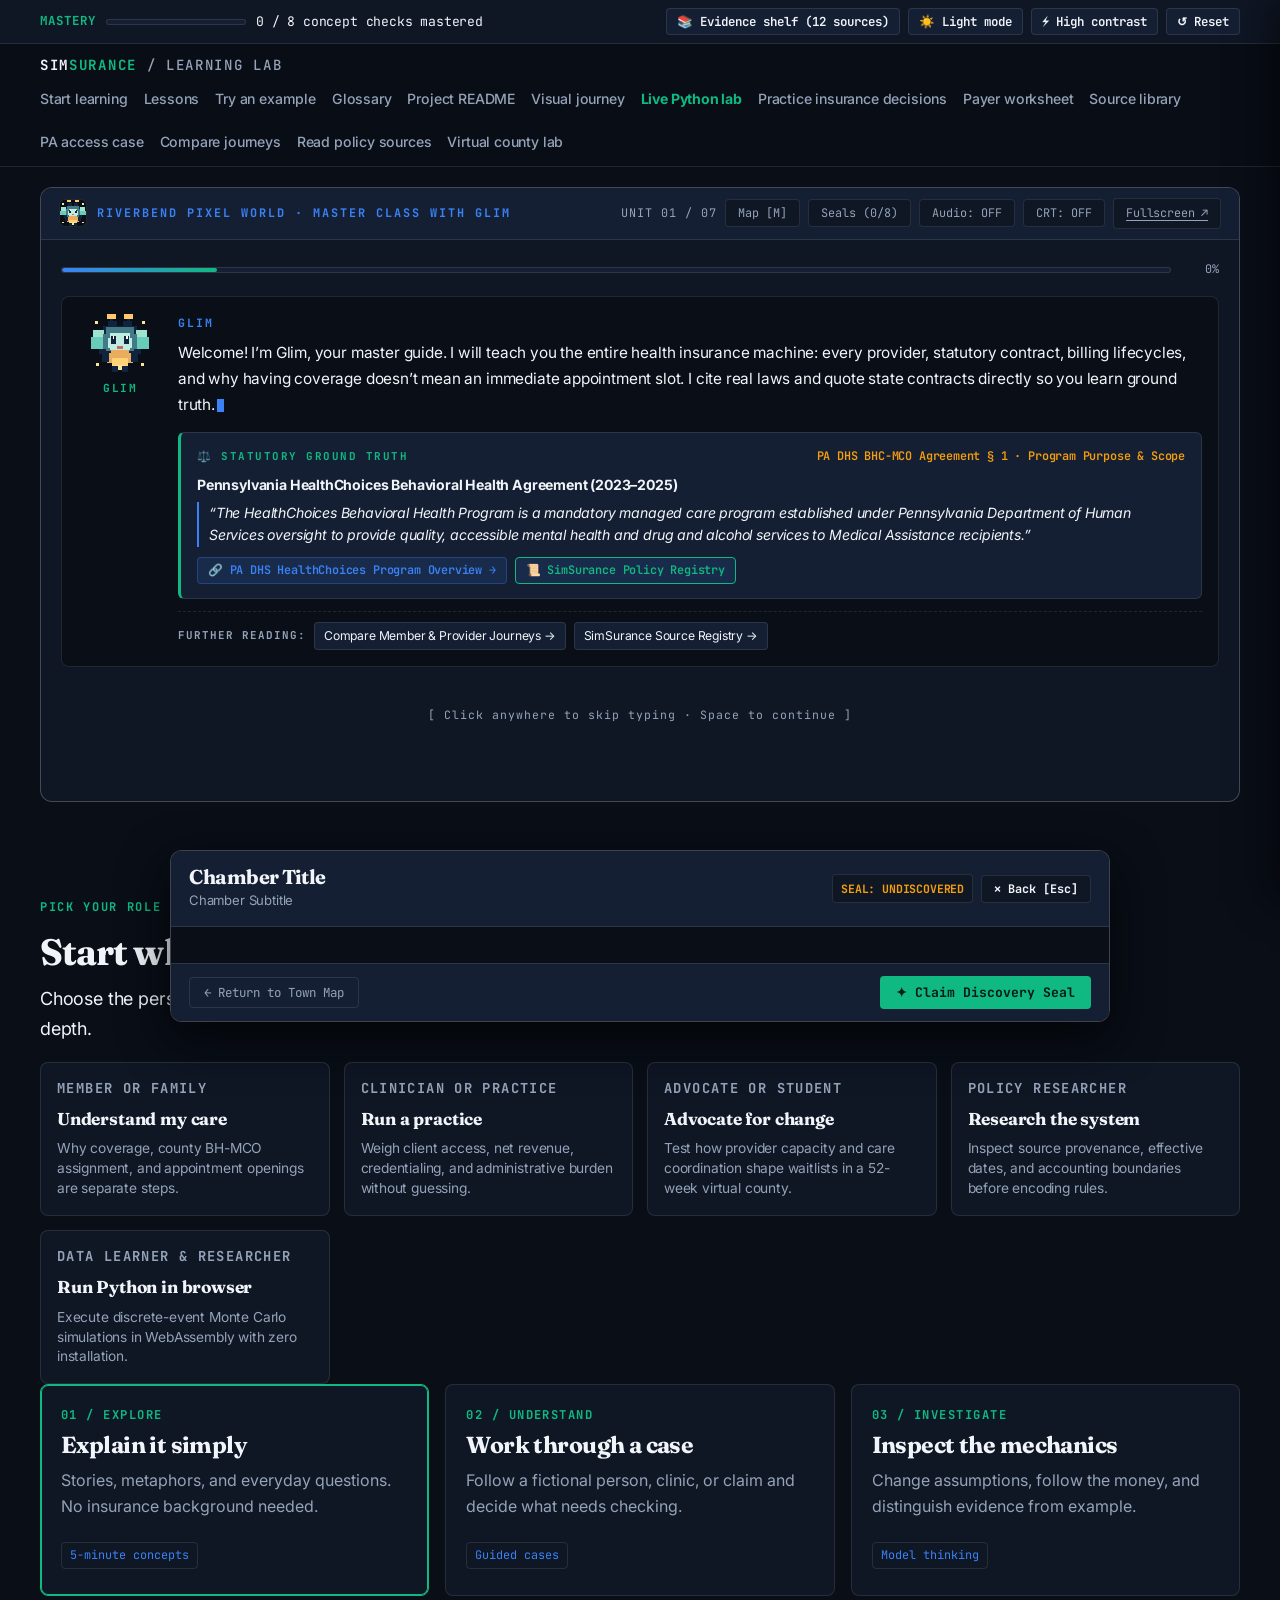
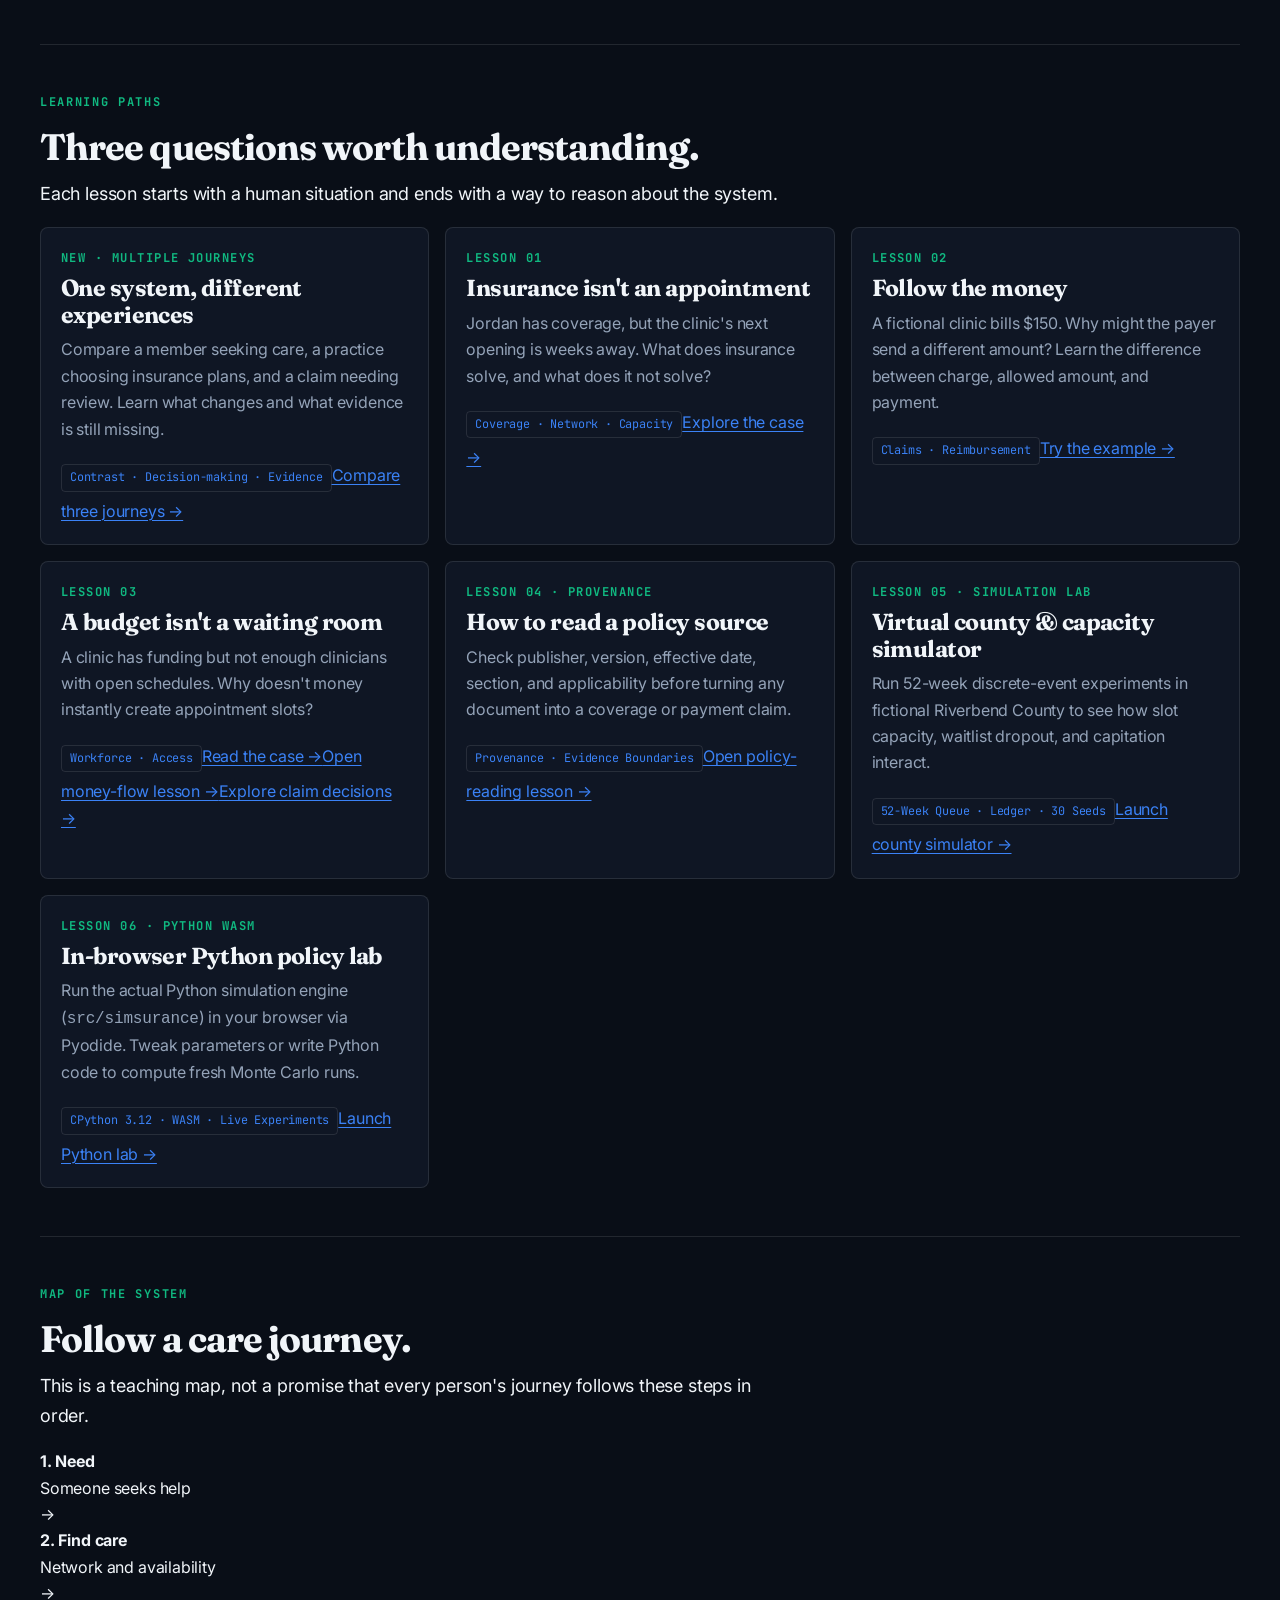
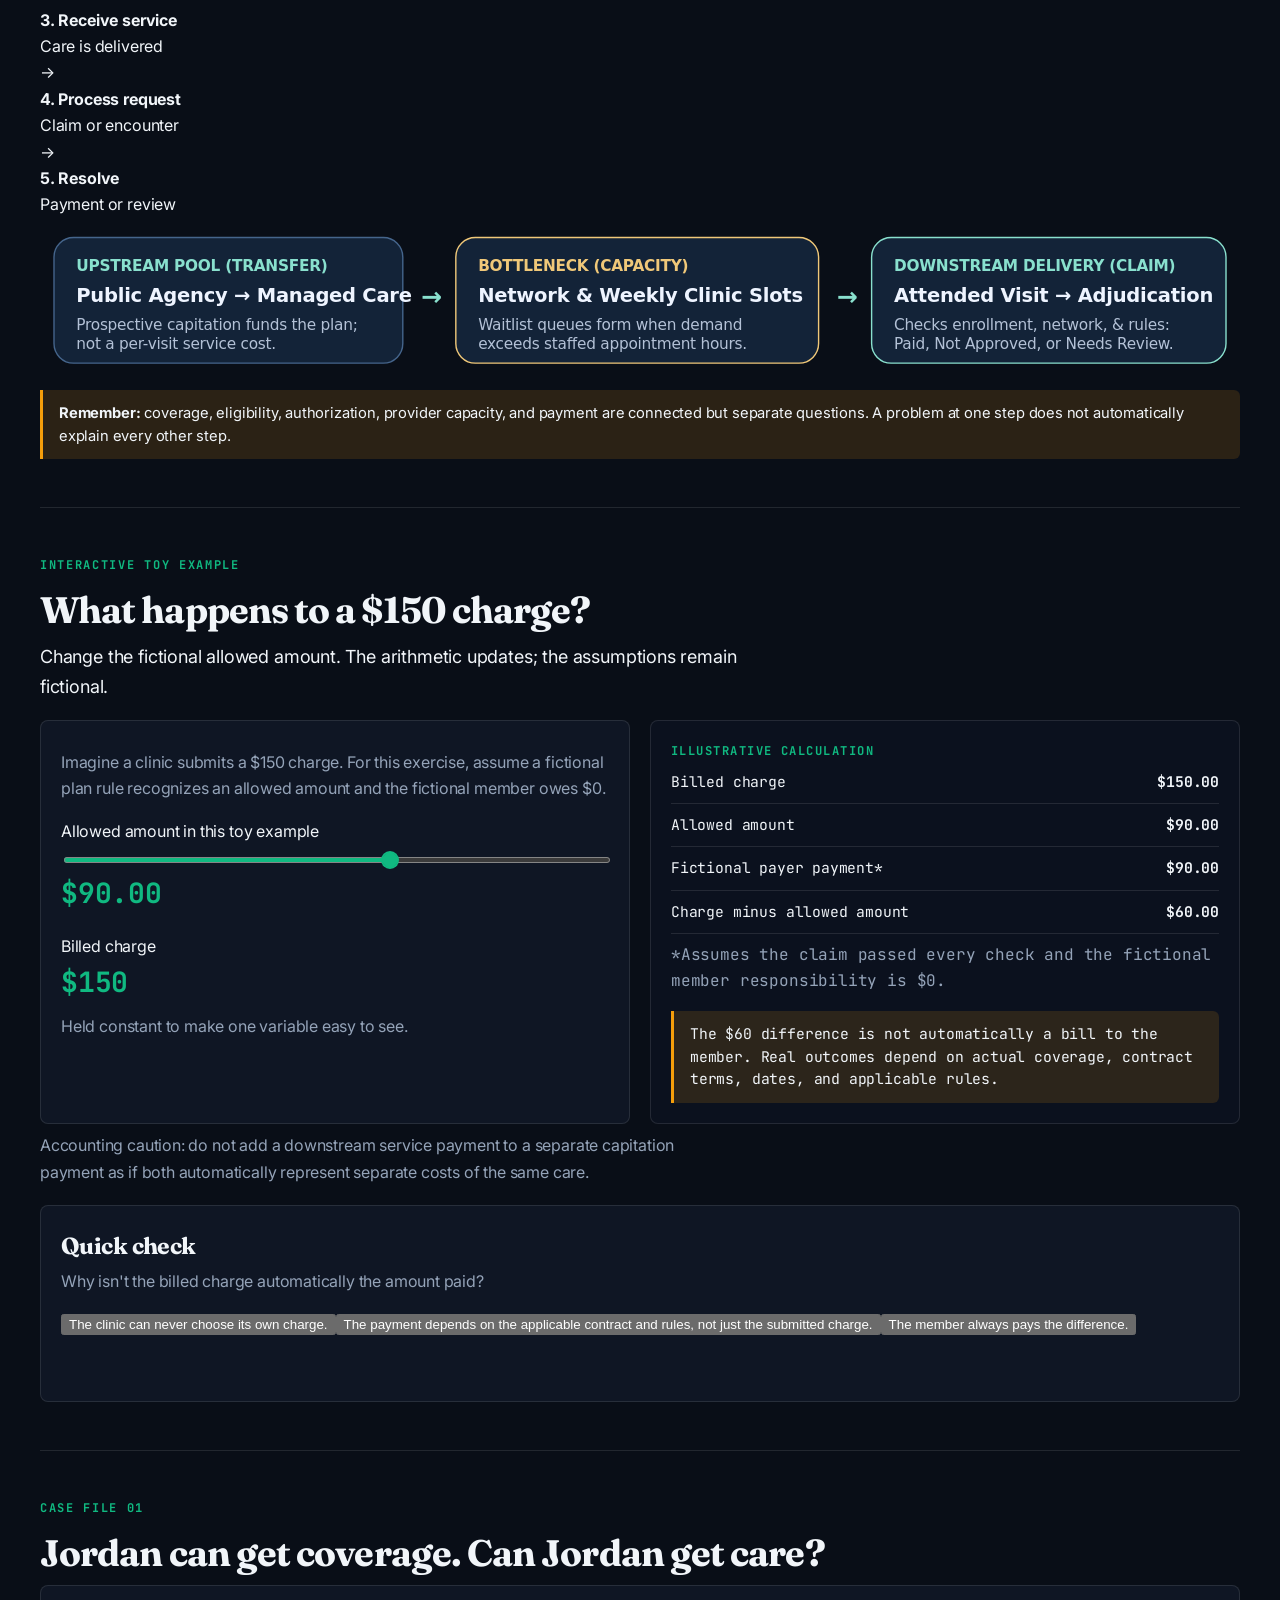
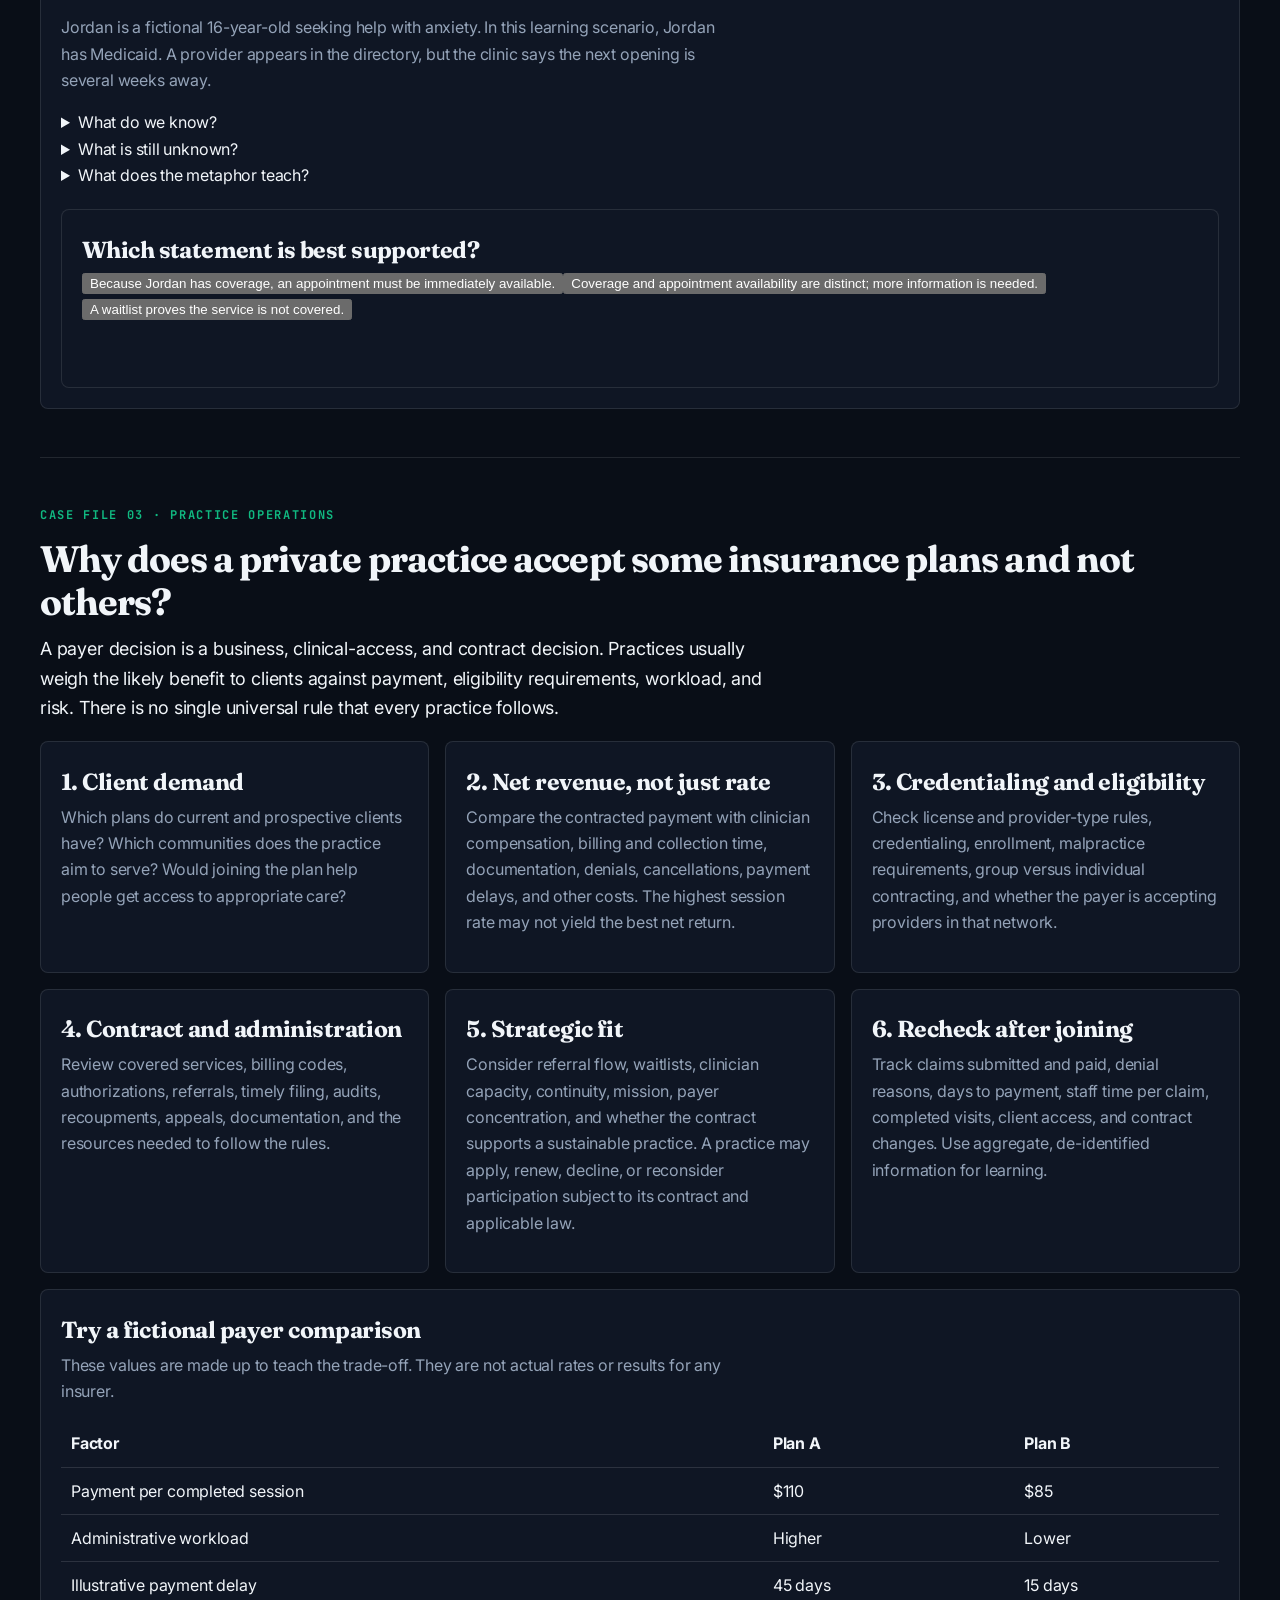
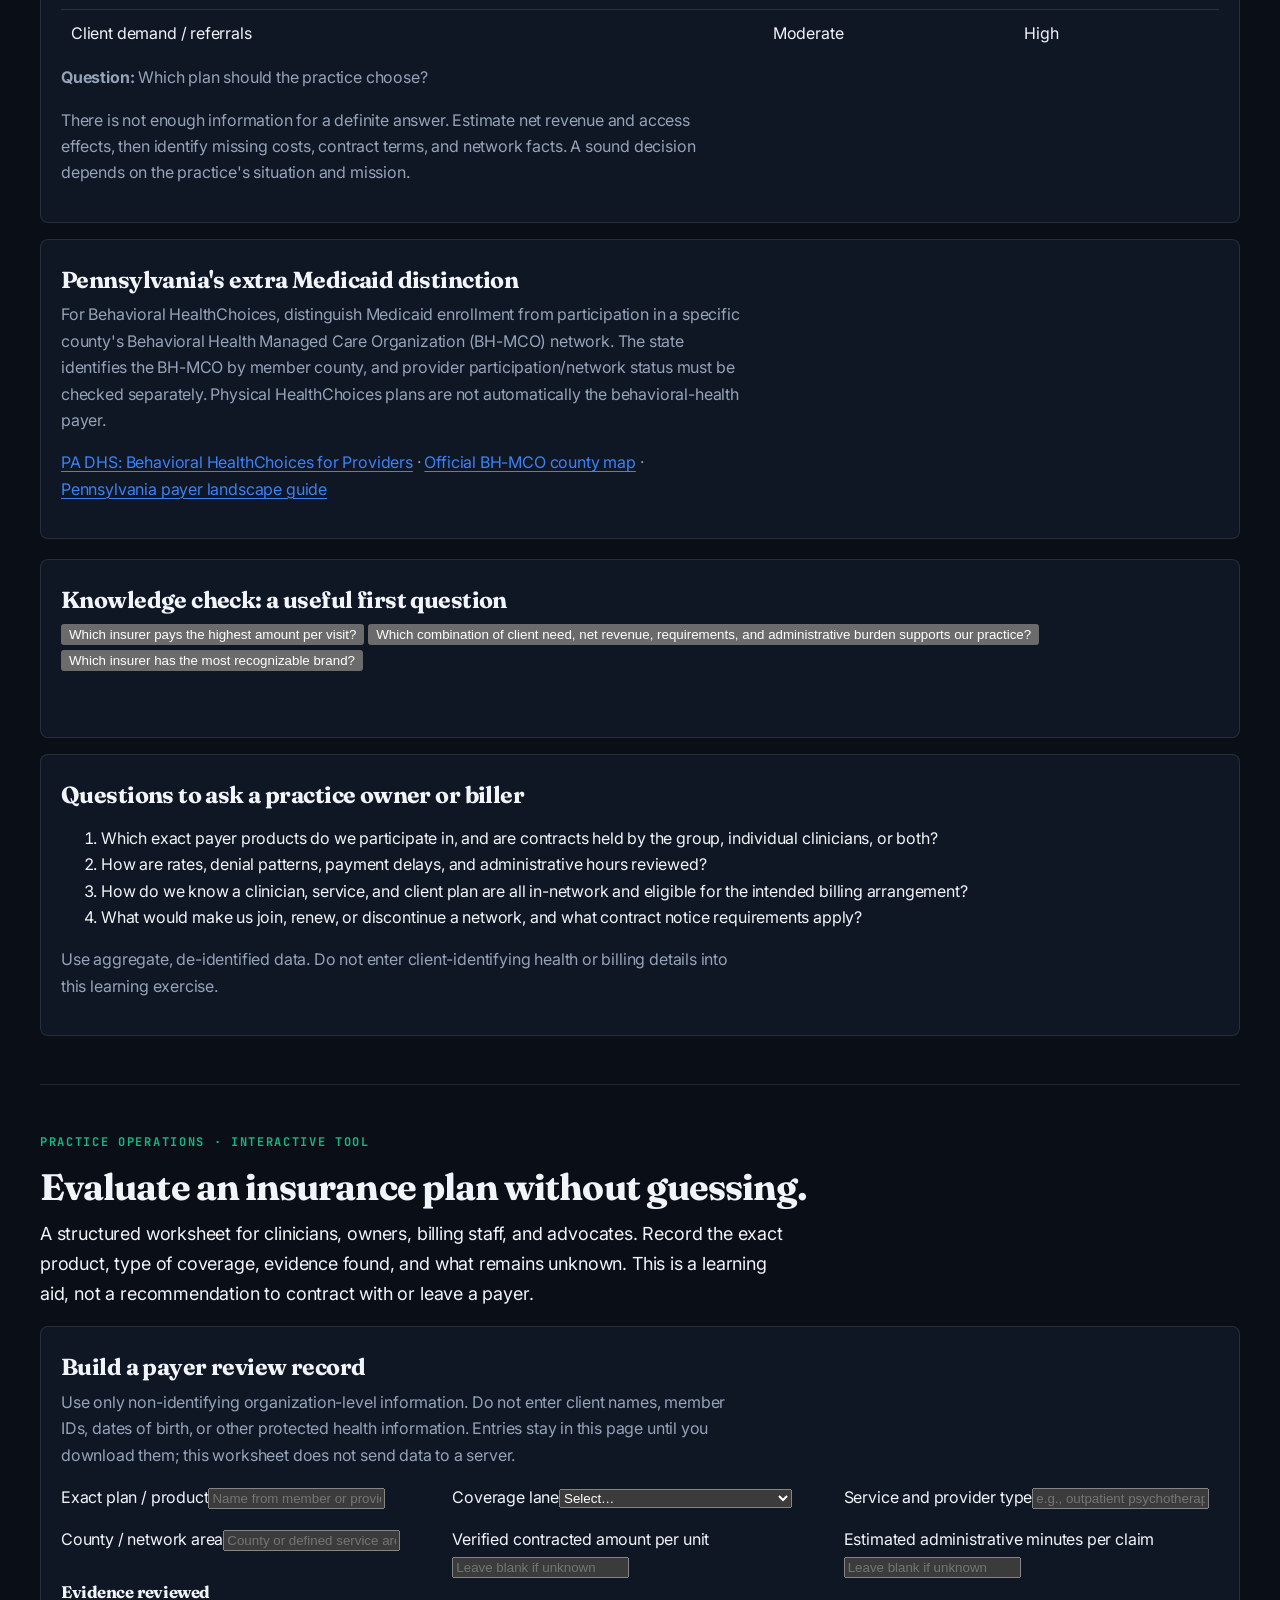
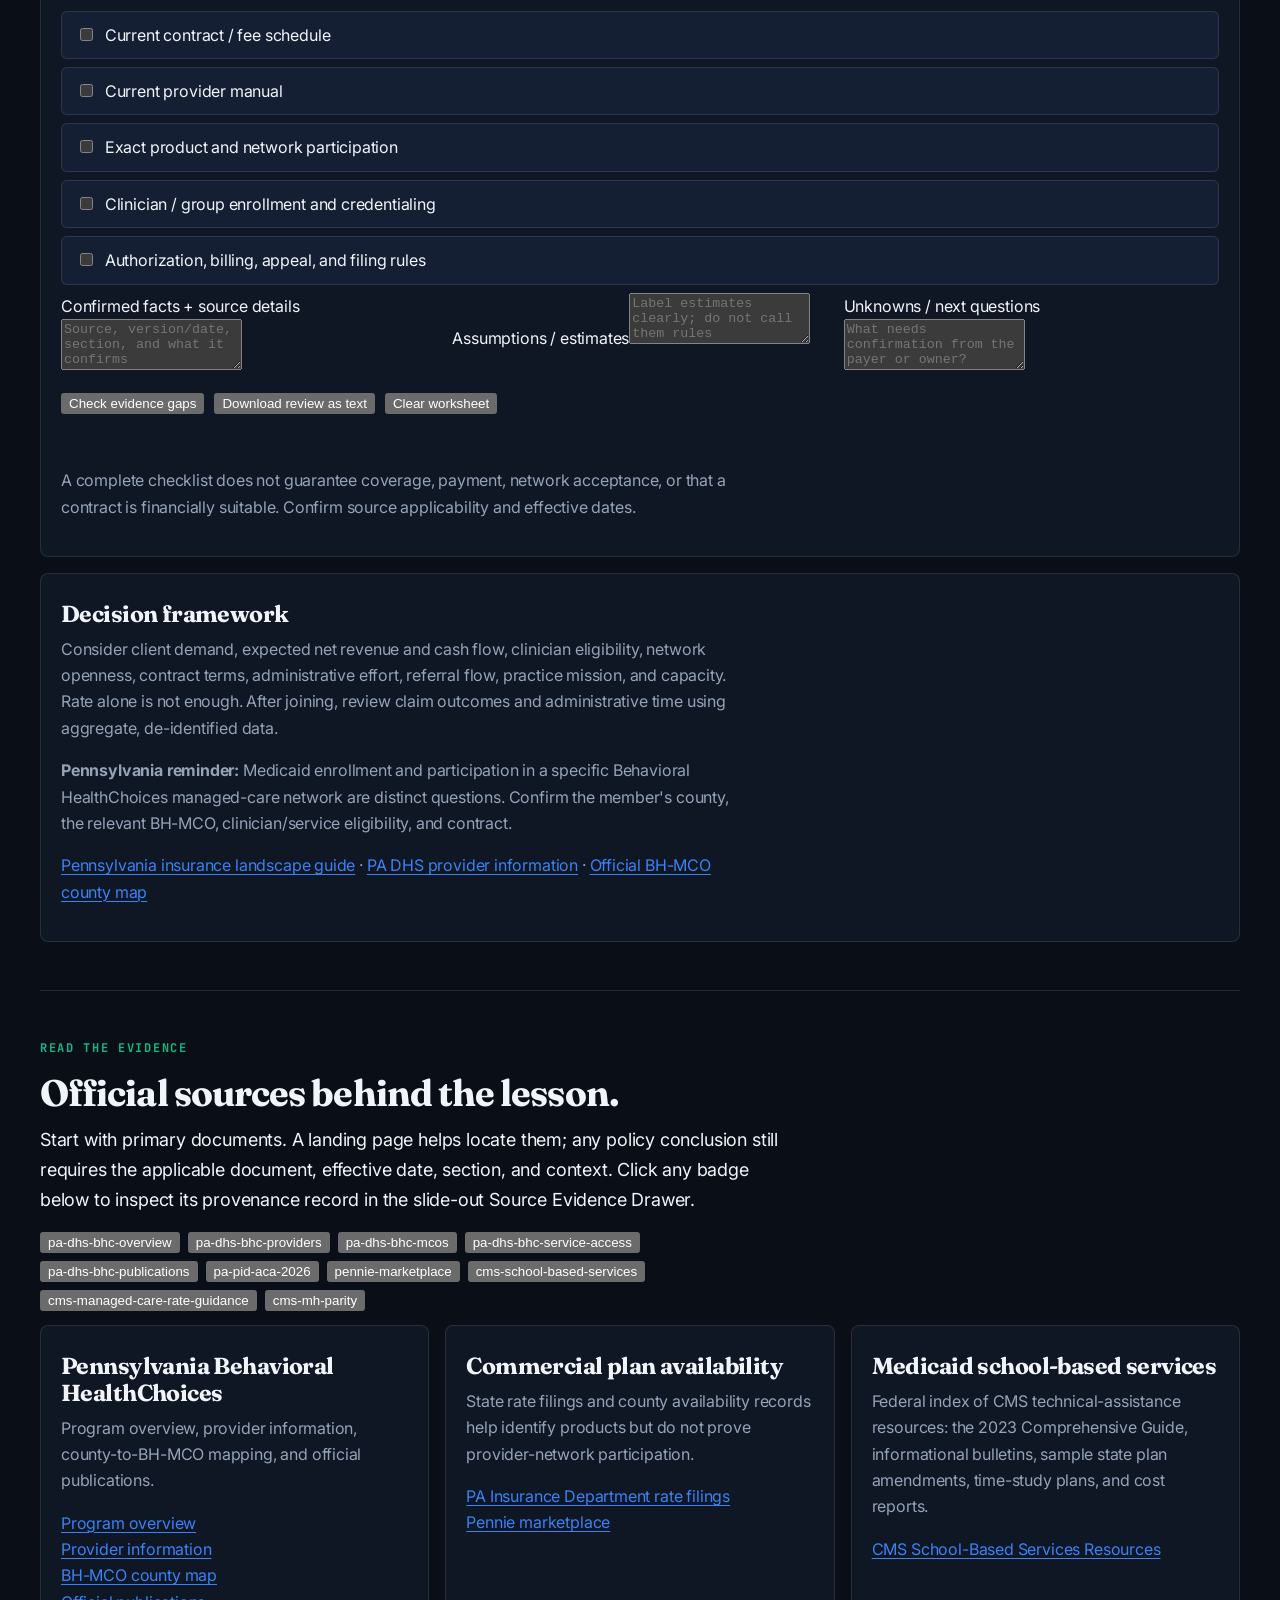
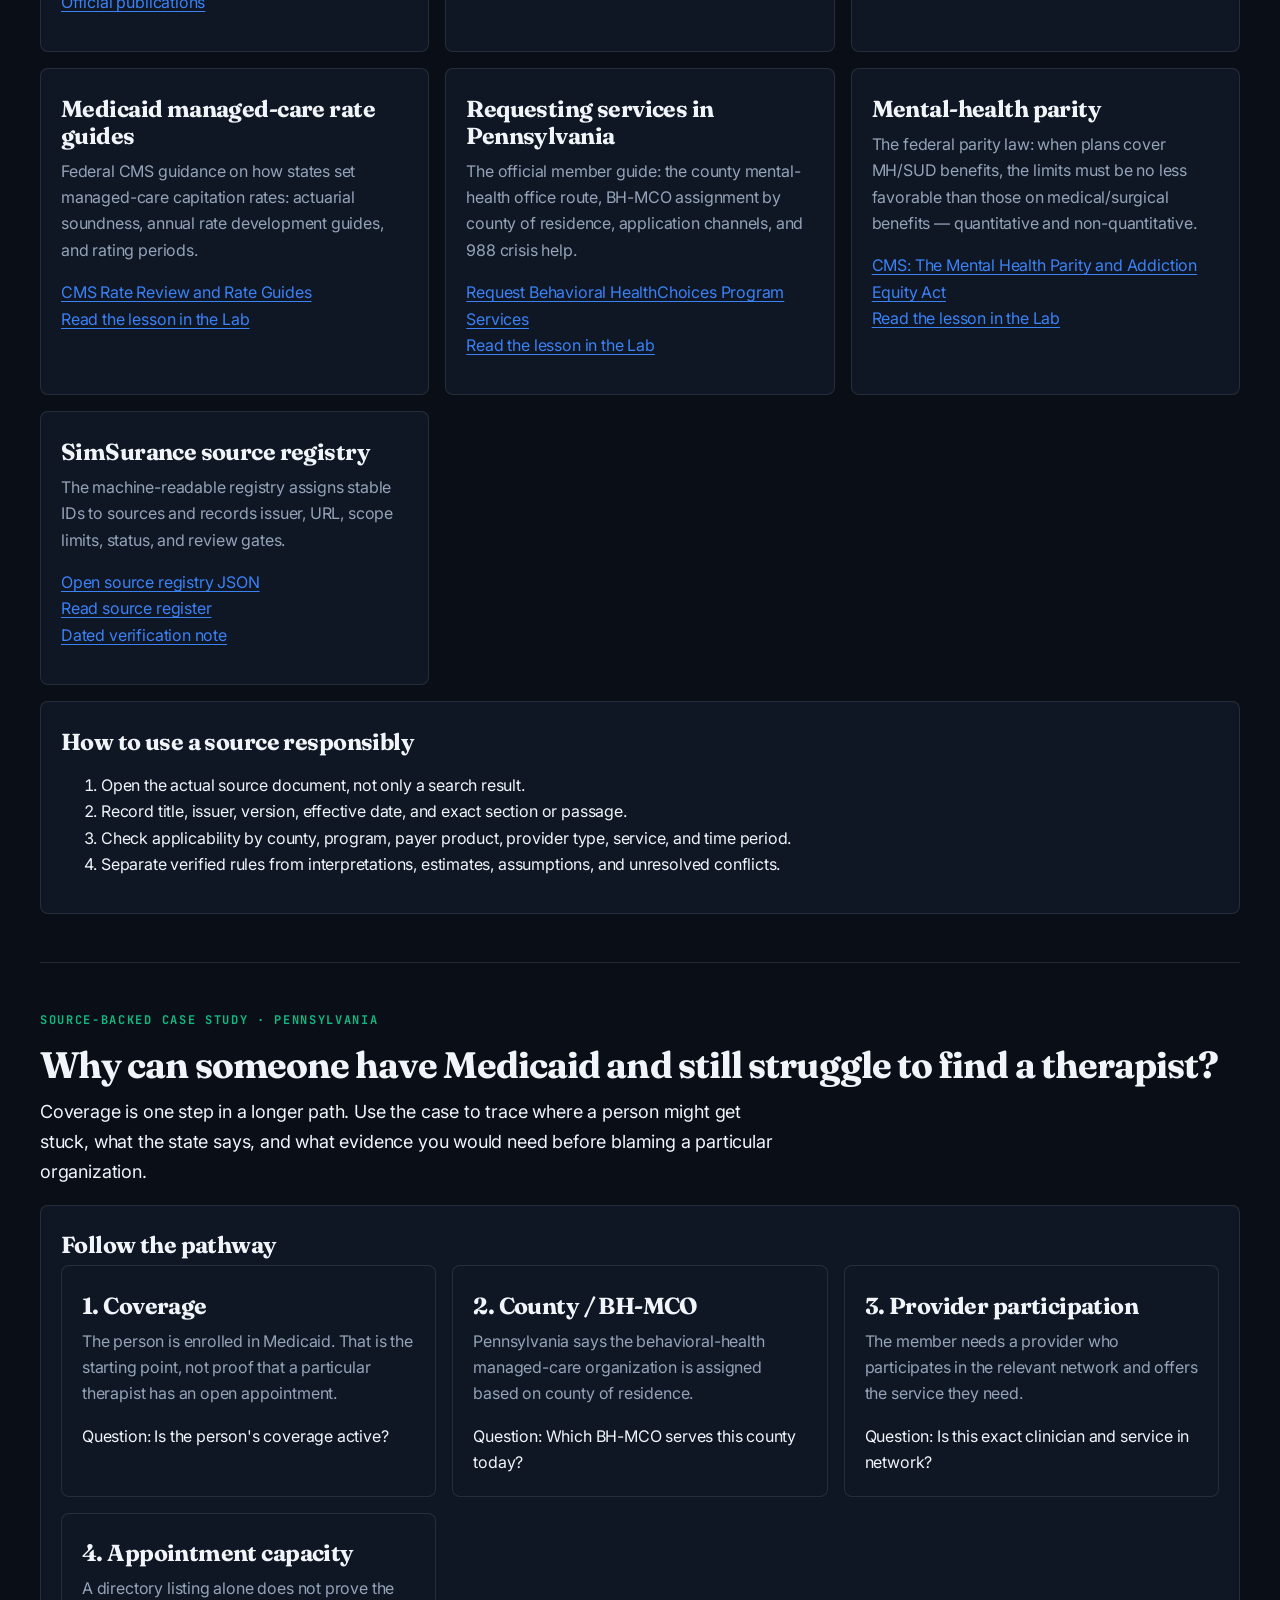
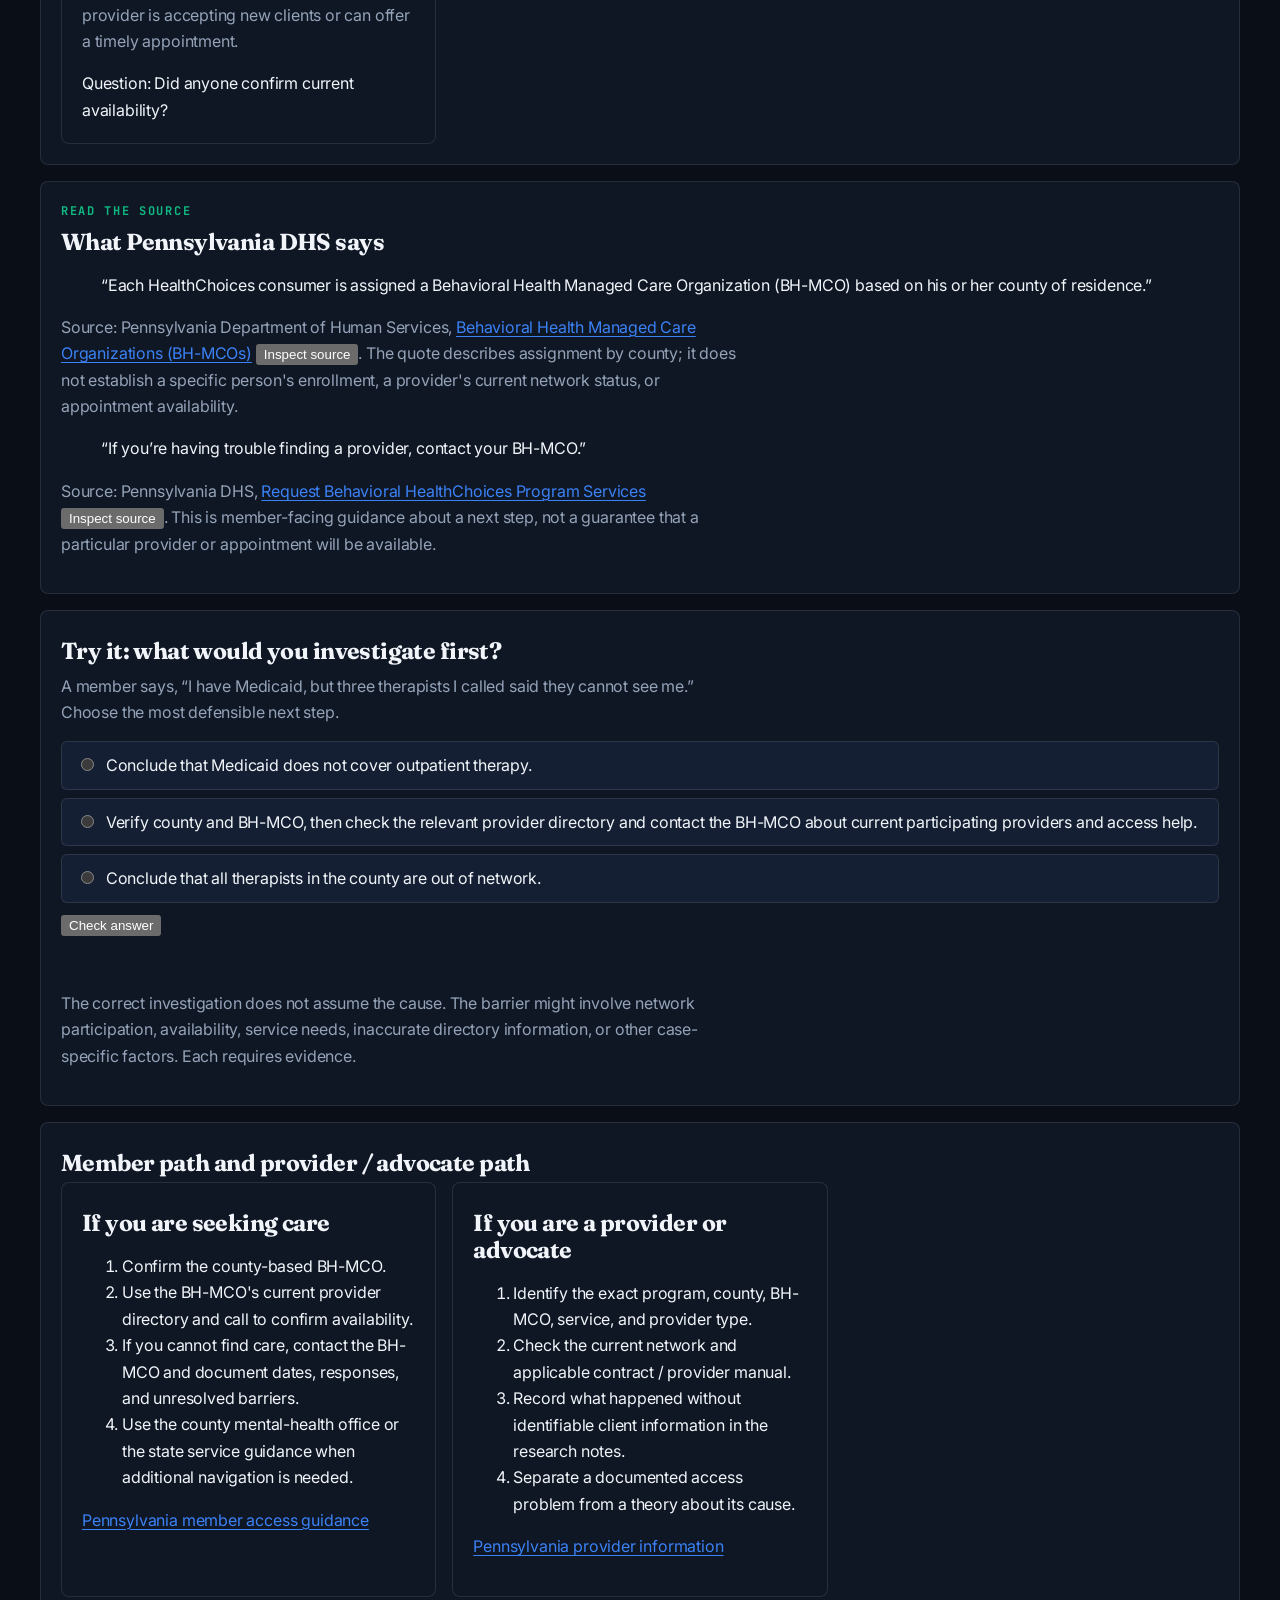
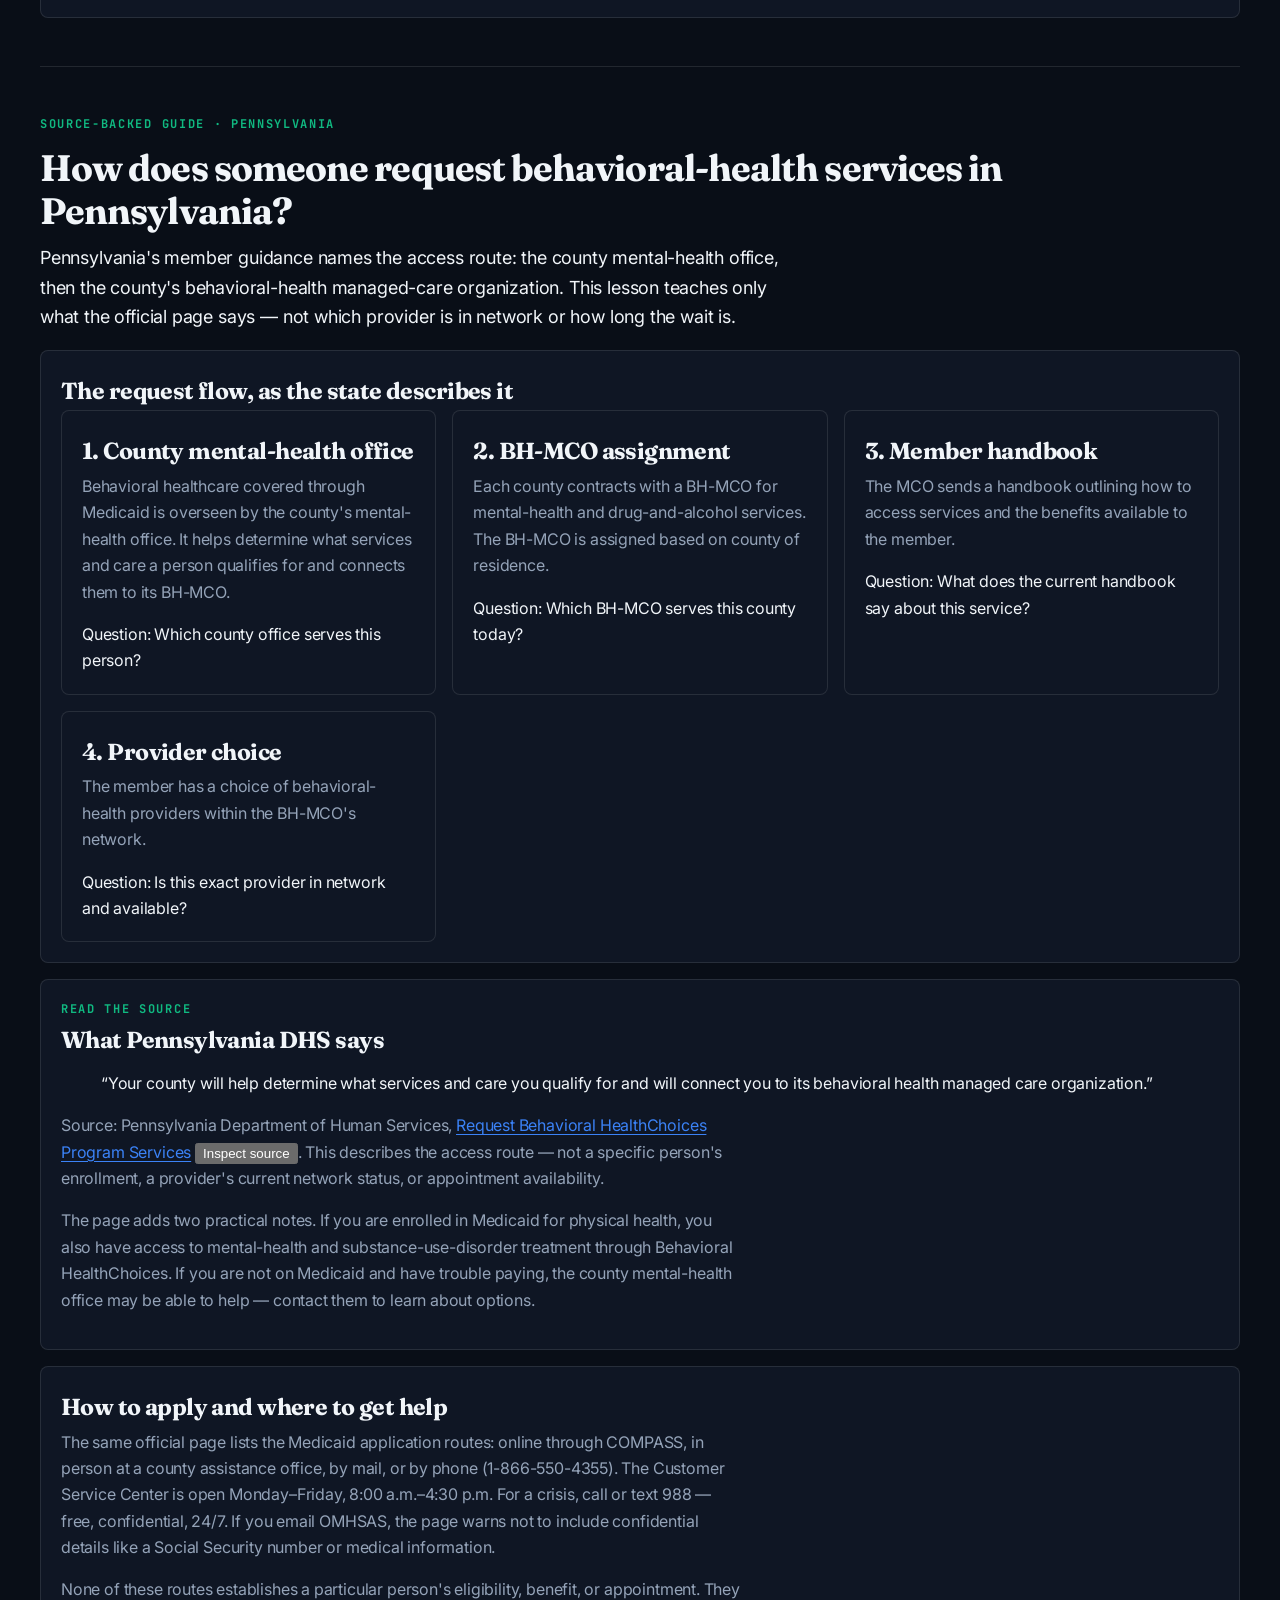
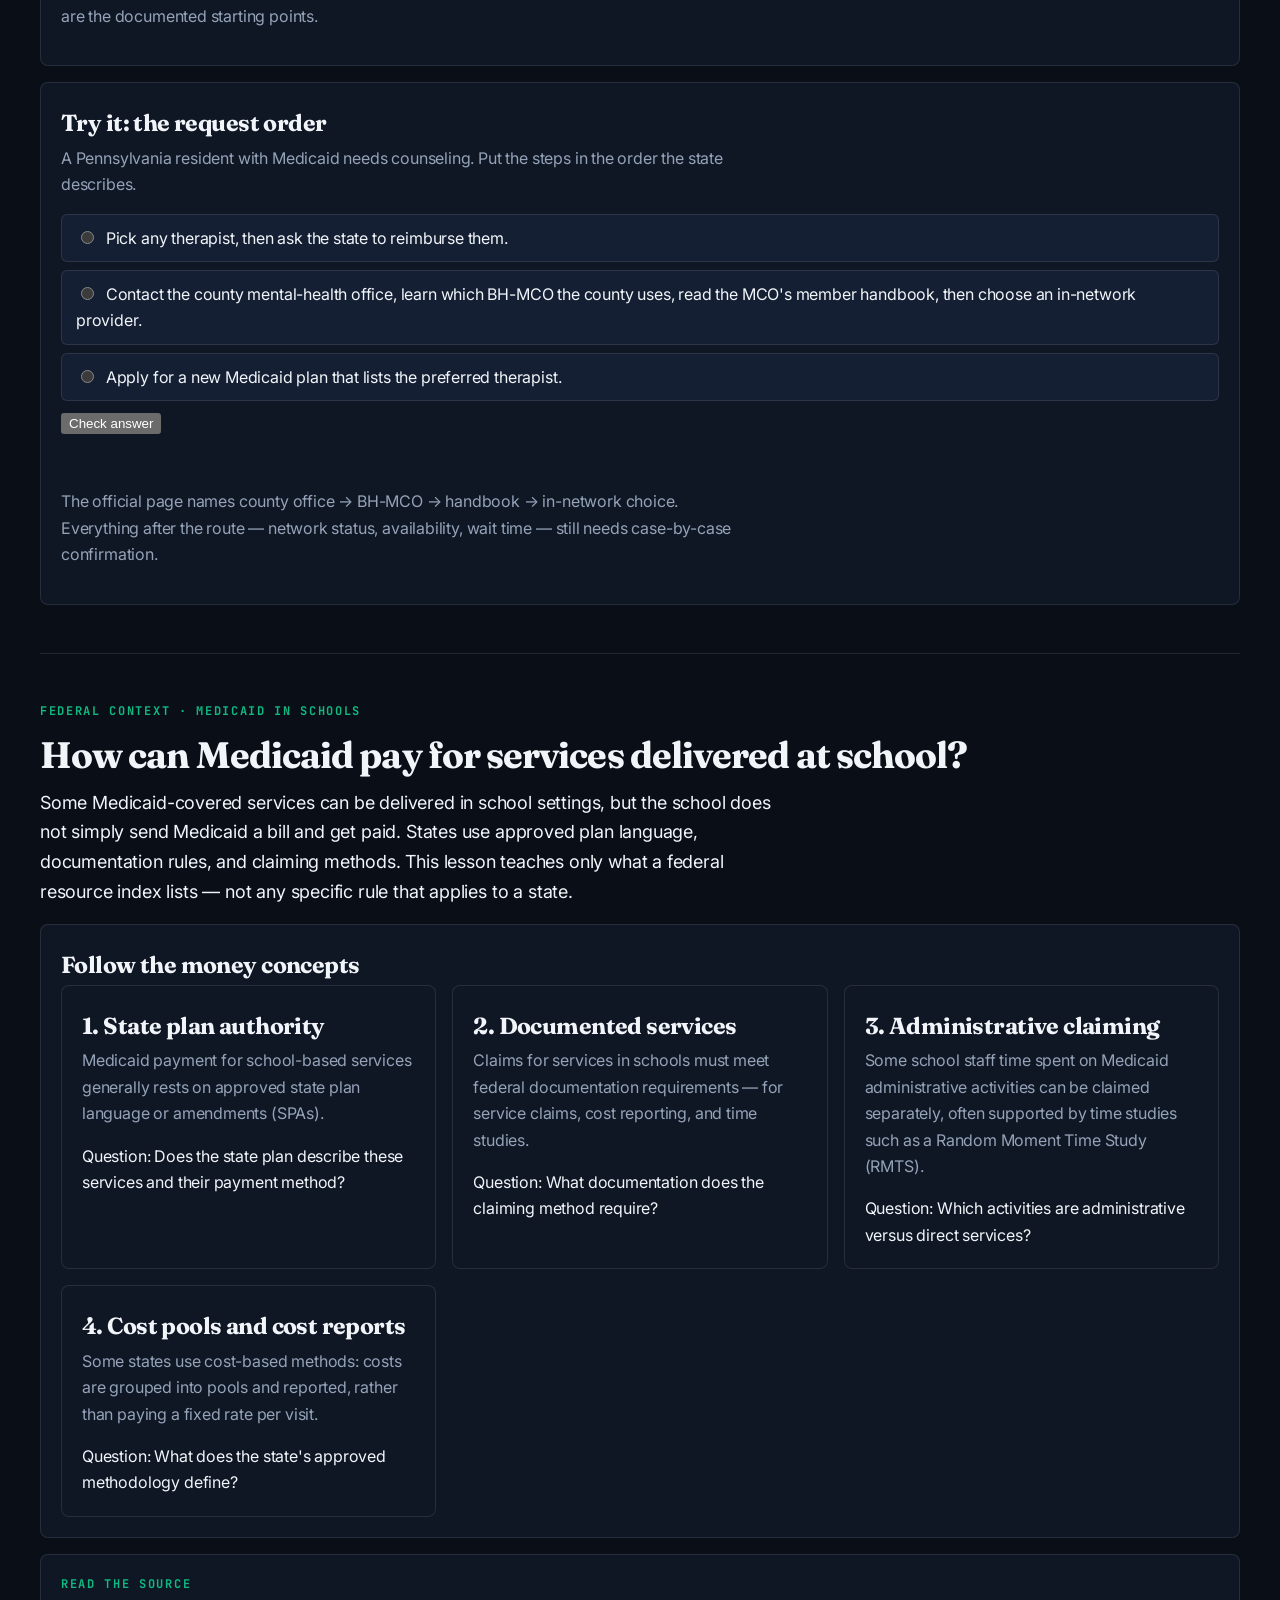
<file: learning-lab/index.html>
<!doctype html>
<html lang="en">
<head>
<meta charset="utf-8">
<meta name="viewport" content="width=device-width,initial-scale=1">
<meta name="theme-color" content="#101a2c">
<meta name="description" content="A high-school-friendly learning lab for mental health insurance, Medicaid financing, and access to care.">
<title>Learning Lab | SimSurance</title>
<link rel="stylesheet" href="./theme.css">
<style>
/* Page-specific layout refinements augmenting theme.css */
.system-map{display:flex;flex-direction:column;gap:8px;align-items:stretch;padding:20px;min-height:0;background:var(--panel);border:1px solid var(--hairline-rule);border-radius:var(--radius-lg)}
.map-title{display:flex;justify-content:space-between;gap:8px;font-family:var(--font-mono);font-size:.74rem;font-weight:700;letter-spacing:.1em;color:var(--mint);margin-bottom:4px}
.map-title span{color:var(--muted);letter-spacing:0;font-weight:500}
.journey-node{display:grid;grid-template-columns:36px 1fr;column-gap:12px;align-items:center;padding:10px 14px;border:1px solid var(--hairline-rule);background:var(--panel2);border-radius:var(--radius-sm);transition:border-color 0.15s ease}
.journey-node:hover{border-color:var(--blue)}
.journey-node b{grid-row:span 2;font-family:var(--font-mono);color:var(--mint);font-size:.82rem}
.journey-node strong{font-size:.95rem;color:var(--ink);font-family:var(--font-body);font-weight:600}
.journey-node small{color:var(--muted);font-size:.78rem}
.journey-link{text-align:center;color:var(--hairline-strong);line-height:1;font-size:.9rem}
.map-takeaway{border-top:1px solid var(--hairline-rule);padding-top:10px;margin:6px 0 0!important;font-size:.82rem!important;color:var(--muted)}
@media(min-width:761px){.system-map{max-width:440px;margin-inline:auto}}

.answers label{display:block;border:1px solid var(--hairline-rule);border-radius:var(--radius-sm);padding:10px 14px;margin:8px 0;color:var(--ink);background:var(--panel2);cursor:pointer;transition:border-color 0.12s ease}
.answers label:hover{border-color:var(--blue)}
.answers input[type="radio"],.answers input[type="checkbox"]{margin-right:8px}
.quiz{margin-top:20px;padding:20px;border:1px solid var(--hairline-rule);border-radius:var(--radius);background:var(--panel)}
.feedback{min-height:2.5em;margin-top:8px;font-weight:600;font-size:.92rem}
.simgrid{display:grid;grid-template-columns:1fr 1fr;gap:20px}
@media(max-width:760px){.simgrid{grid-template-columns:1fr}}
.field{margin:16px 0}
.hide{display:none!important}
</style>
</head>
<body>
<a href="#main" class="small" style="position:absolute;left:-9999px;top:auto" onfocus="this.style.left='16px'">Skip to content</a>
<header class="top"><div class="wrap"><div class="brand">SIM<span>SURANCE</span> <span style="color:var(--muted);font-weight:500">/ LEARNING LAB</span></div><nav aria-label="Main navigation"><a href="#start">Start learning</a><a href="#lessons">Lessons</a><a href="#try-it">Try an example</a><a href="#glossary">Glossary</a><a href="../">Project README</a>
<a href="./visual-journey.html">Visual journey</a><a href="./live-simulation.html" style="color:var(--mint);font-weight:700">Live Python lab</a><a href="#practice-payer-decisions">Practice insurance decisions</a><a href="#payer-decision-lab">Payer worksheet</a><a href="#source-library">Source library</a><a href="#pa-access-pathway">PA access case</a><a href="./journeys.html">Compare journeys</a><a href="./reading-policy.html">Read policy sources</a><a href="./county-lab.html">Virtual county lab</a>
</nav></div></header>
<main id="main">
<!-- Scanlines overlay (opt-in) -->
<div id="scanlines" class="scanlines"></div>

<!-- WORKBOOK MAP SCREEN -->
<div class="wrap">
  <div id="map-screen" role="dialog" aria-label="Curriculum Map">
    <div class="map-header">
      <span class="map-title">Glim's Master Insurance Curriculum &middot; 7 Core Units</span>
      <button class="back-btn" type="button" onclick="closeMap()">Back to Lesson [Esc]</button>
    </div>
    <div class="part-section">
      <div class="part-label">Unit Navigation &middot; Comprehensive Curriculum</div>
      <div class="chapter-list">
        <div class="ch-card" onclick="jumpToScene(0)"><div class="ch-num">Unit 01</div><div class="ch-name">The 5 Players &amp; Statutory Roles</div></div>
        <div class="ch-card" onclick="jumpToScene(1)"><div class="ch-num">Unit 02</div><div class="ch-name">The Member Gauntlet: Access != Coverage</div></div>
        <div class="ch-card" onclick="jumpToScene(2)"><div class="ch-num">Unit 03</div><div class="ch-name">Provider Realities: Credentialing &amp; CPT Codes</div></div>
        <div class="ch-card" onclick="jumpToScene(3)"><div class="ch-num">Unit 04</div><div class="ch-name">The Statutory Ledger: Capitation vs Claims</div></div>
        <div class="ch-card" onclick="jumpToScene(4)"><div class="ch-num">Unit 05</div><div class="ch-name">Virtual County Queue &amp; Pyodide WASM Lab</div></div>
        <div class="ch-card" onclick="jumpToScene(5)"><div class="ch-num">Unit 06</div><div class="ch-name">Policy Provenance: Citations &amp; Contracts</div></div>
        <div class="ch-card" onclick="jumpToScene(6)"><div class="ch-num">Unit 07</div><div class="ch-name">The Master Synthesis: 3 Stakeholder Perspectives</div></div>
      </div>
    </div>
  </div>
</div>

<!-- PRIMARY INTERACTION LAYER: GLIM & RIVERBEND PIXEL WORLD -->
<section class="wrap hero-stage" style="padding-top: var(--space-md);">
  <div id="game-screen">
    <!-- TOP BAR -->
    <div class="top-bar">
      <div class="top-brand">
        <img src="./assets/glim-guide.svg" alt="Glim Guide" width="28" height="28">
        <span class="logo-text">Riverbend Pixel World &middot; Master Class with Glim</span>
      </div>
      <div class="top-right">
        <span id="ch-indicator" class="chapter-indicator">UNIT 01 / 07</span>
        <button id="vj-map-btn" class="map-btn" type="button" onclick="openMap()" title="Curriculum Map [M]">Map [M]</button>
        <button id="vj-journal-btn" class="map-btn" type="button" onclick="openJournal()" title="Field Journal &amp; Discovery Seals">Seals (0/8)</button>
        <button id="vj-sound-toggle" class="map-btn" type="button" aria-pressed="false" title="Audio Chiptune Synthesizer">Audio: OFF</button>
        <button id="vj-crt-toggle" class="map-btn" type="button" aria-pressed="false" title="CRT Scanlines">CRT: OFF</button>
        <a class="map-btn" href="./visual-journey.html" title="Open Dedicated Arcade View">Fullscreen ↗</a>
      </div>
    </div>

    <div class="main-area">
      <!-- PROGRESS BAR -->
      <div class="progress-section">
        <div class="prog-bar-track"><div id="prog-fill" class="prog-bar-fill" style="width: 14%;"></div></div>
        <span id="prog-pct" class="prog-pct">14%</span>
      </div>

      <!-- SCENE AREA: GLIM & DIALOGUE -->
      <div class="scene-area">
        <div class="robot-container">
          <img id="scene-avatar" class="robot-sprite idle" src="./assets/glim-guide.svg" alt="Glim">
          <div class="robot-name">GLIM</div>
        </div>
        <div class="dialogue-outer">
          <div class="dialogue-box">
            <div class="dialogue-header">
              <span id="speaker-name" class="speaker-name">Glim</span>
              <span id="advantage-badge" class="advantage-badge">MASTER TEACHER</span>
            </div>
            <div id="dialogue-text" class="dialogue-text">Welcome! I&rsquo;m Glim, your master guide. I will teach you the entire health insurance machine: every provider, statutory contract, billing lifecycles, and why having coverage doesn&rsquo;t mean an immediate appointment slot. I cite real laws and quote state contracts directly so you learn ground truth.<span class="cursor-blink"></span></div>
          </div>

          <!-- STATUTORY CITATION CARD -->
          <div id="vj-citation-card" class="citation-card" style="display:none;">
            <div class="citation-header">
              <span id="vj-citation-tag" class="citation-tag">PA STATUTE</span>
              <span id="vj-citation-statute" class="citation-statute">Title XIX / 42 CFR &sect; 438</span>
            </div>
            <div id="vj-citation-title" class="citation-title">Pennsylvania Behavioral HealthChoices Contract</div>
            <div id="vj-citation-quote" class="citation-quote">&ldquo;The BH-MCO shall ensure network adequacy and appointment availability across all contracted county zones.&rdquo;</div>
            <div id="vj-citation-links" class="citation-links">
              <a id="vj-citation-source" class="citation-pill" href="https://www.pa.gov/agencies/dhs/resources/medicaid/bhc/bhc-mcos" target="_blank" rel="noreferrer">Open Official Source &nearr;</a>
              <button class="citation-pill" type="button" onclick="window.SimSuranceLab &amp;&amp; window.SimSuranceLab.openSourceDrawer('pa-dhs-bhc-mcos')">Inspect Registry Drawer &rarr;</button>
            </div>
          </div>

          <!-- FURTHER READING / DEEP DIVES -->
          <div id="vj-further-reading" class="further-reading-bar">
            <span class="further-reading-label">Further Reading:</span>
            <a class="further-reading-chip" href="#start">&darr; Pick Perspective</a>
            <a class="further-reading-chip" href="#lessons">&darr; Lessons Catalog</a>
            <a class="further-reading-chip" href="#try-it">&darr; $150 Toy Calculator</a>
            <a class="further-reading-chip" href="#case-access">&darr; Case Studies</a>
            <a class="further-reading-chip" href="#payer-decision-lab">&darr; Payer Worksheet</a>
            <a class="further-reading-chip" href="#source-library">&darr; Statutory Library</a>
          </div>
        </div>
      </div>

      <!-- INTERACTIVE CONTENT PANEL -->
      <div id="content-panel" class="content-panel show">
        <div id="panel-label" class="panel-label">RIVERBEND COUNTY PIXEL WORLD &middot; 8 CHAMBERS</div>
        <div id="panel-body">
          <!-- RIVERBEND WORLD MAP DIORAMA -->
          <div id="vj-world-map" class="vj-world">
            <img class="vj-map" src="./assets/riverbend-world.svg" alt="Riverbend County 16-bit interactive pixel art world">
            <div class="vj-cloud"></div>
            <div class="vj-cloud two"></div>
            <div class="vj-fireflies"><i></i><i></i><i></i></div>
            <button class="vj-hotspot coverage" data-vj-place="coverage" type="button" onclick="openChamber('coverage')">🏛️ Town Hall</button>
            <button class="vj-hotspot wait" data-vj-place="wait" type="button" onclick="openChamber('wait')">⏳ Waiting Station</button>
            <button class="vj-hotspot clinic" data-vj-place="clinic" type="button" onclick="openChamber('clinic')">🏥 Care Clinic</button>
            <button class="vj-hotspot finance" data-vj-place="finance" type="button" onclick="openChamber('finance')">🏦 Town Bank</button>
            <button class="vj-hotspot claims" data-vj-place="claims" type="button" onclick="openChamber('claims')">📋 Claims Post</button>
            <button class="vj-hotspot terminal" data-vj-place="terminal" type="button" onclick="openChamber('terminal')">💻 Terminal (Python)</button>
            <button class="vj-hotspot archives" data-vj-place="archives" type="button" onclick="openChamber('archives')">📜 Archives</button>
            <button class="vj-hotspot crossroads" data-vj-place="crossroads" type="button" onclick="openChamber('crossroads')">🧭 Crossroads</button>
          </div>
          <!-- FAST TRAVEL NAVIGATION -->
          <div class="vj-town-nav" aria-label="Town landmarks fast travel">
            <span class="vj-town-nav-label">8 Chambers:</span>
            <button class="vj-town-pill" data-vj-place="coverage" type="button" onclick="openChamber('coverage')">🏛️ Town Hall</button>
            <button class="vj-town-pill" data-vj-place="wait" type="button" onclick="openChamber('wait')">⏳ Waiting Station</button>
            <button class="vj-town-pill" data-vj-place="clinic" type="button" onclick="openChamber('clinic')">🏥 Care Clinic</button>
            <button class="vj-town-pill" data-vj-place="finance" type="button" onclick="openChamber('finance')">🏦 Town Bank</button>
            <button class="vj-town-pill" data-vj-place="claims" type="button" onclick="openChamber('claims')">📋 Claims Post</button>
            <button class="vj-town-pill" data-vj-place="terminal" type="button" onclick="openChamber('terminal')">💻 Terminal</button>
            <button class="vj-town-pill" data-vj-place="archives" type="button" onclick="openChamber('archives')">📜 Archives</button>
            <button class="vj-town-pill" data-vj-place="crossroads" type="button" onclick="openChamber('crossroads')">🧭 Crossroads</button>
          </div>
        </div>
      </div>

      <!-- CONTROLS AREA -->
      <div id="controls-area" class="controls-area">
        <div class="choices"></div>
      </div>
    </div>
  </div>
</section>

<!-- FIELD JOURNAL DIALOG -->
<dialog id="vj-journal" class="vj-journal-dialog" aria-labelledby="vj-journal-title">
  <div class="vj-journal-head">
    <div>
      <h2 id="vj-journal-title">Glim's Field Journal &amp; Discovery Seals</h2>
      <p style="margin:2px 0 0;color:var(--muted);font-size:.82rem">Collect all 8 Discovery Seals by completing chamber investigations.</p>
    </div>
    <button class="vj-chamber-close" type="button" onclick="closeJournal()">✕ Close [Esc]</button>
  </div>
  <div class="vj-stamps">
    <span class="vj-stamp" data-vj-stamp="coverage">1·COVERAGE: ACCESS != SLOT</span>
    <span class="vj-stamp" data-vj-stamp="wait">2·QUEUE: RETENTION PARADOX</span>
    <span class="vj-stamp" data-vj-stamp="clinic">3·CLINIC: CAPACITY IS KING</span>
    <span class="vj-stamp" data-vj-stamp="finance">4·FINANCE: CLOSED LEDGER</span>
    <span class="vj-stamp" data-vj-stamp="claims">5·CLAIMS: CLEAN CLAIMS ONLY</span>
    <span class="vj-stamp" data-vj-stamp="terminal">6·TERMINAL: DISCRETE EVENTS</span>
    <span class="vj-stamp" data-vj-stamp="archives">7·POLICY: GROUND TRUTH</span>
    <span class="vj-stamp" data-vj-stamp="crossroads">8·PERSPECTIVES: COMMUNITY ALIGNED</span>
  </div>
</dialog>

<!-- INTERACTIVE LANDMARK CHAMBER DIALOG MODAL -->
<dialog id="vj-chamber" class="vj-chamber" aria-labelledby="vj-chamber-title">
  <div class="vj-chamber-head">
    <div>
      <h2 id="vj-chamber-title">Chamber Title</h2>
      <p id="vj-chamber-subtitle">Chamber Subtitle</p>
    </div>
    <div style="display:flex;align-items:center;gap:8px">
      <span id="vj-chamber-seal-status" class="vj-seal-status">SEAL: UNDISCOVERED</span>
      <button id="vj-chamber-close" class="vj-chamber-close" type="button" onclick="closeChamber()">✕ Back [Esc]</button>
    </div>
  </div>
  <div id="vj-chamber-body" class="vj-chamber-body"></div>
  <div class="vj-chamber-footer">
    <button id="vj-chamber-back" class="vj-chamber-back" type="button" onclick="closeChamber()">&larr; Return to Town Map</button>
    <button id="vj-chamber-claim" class="vj-chamber-claim" type="button">✦ Claim Discovery Seal</button>
  </div>
</dialog>
<section class="wrap section" id="start"><div class="eyebrow">Pick your role or depth</div><h2>Start where you are.</h2><p class="lede">Choose the perspective that matches your question today, or filter the lessons below by depth.</p>
<div class="audience-grid" role="region" aria-label="Role-based entry points">
  <a class="audience-card" href="#pa-access-pathway"><span class="role-kicker">Member or Family</span><strong>Understand my care</strong><span>Why coverage, county BH-MCO assignment, and appointment openings are separate steps.</span></a>
  <a class="audience-card" href="#practice-payer-decisions"><span class="role-kicker">Clinician or Practice</span><strong>Run a practice</strong><span>Weigh client access, net revenue, credentialing, and administrative burden without guessing.</span></a>
  <a class="audience-card" href="./county-lab.html"><span class="role-kicker">Advocate or Student</span><strong>Advocate for change</strong><span>Test how provider capacity and care coordination shape waitlists in a 52-week virtual county.</span></a>
  <a class="audience-card" href="./reading-policy.html"><span class="role-kicker">Policy Researcher</span><strong>Research the system</strong><span>Inspect source provenance, effective dates, and accounting boundaries before encoding rules.</span></a>
  <a class="audience-card" href="./live-simulation.html"><span class="role-kicker">Data Learner &amp; Researcher</span><strong>Run Python in browser</strong><span>Execute discrete-event Monte Carlo simulations in WebAssembly with zero installation.</span></a>
</div>
<div class="levels" role="group" aria-label="Choose learning level"><button class="level" data-level="explore" aria-pressed="true"><div class="num">01 / EXPLORE</div><h3>Explain it simply</h3><p>Stories, metaphors, and everyday questions. No insurance background needed.</p><span class="pill">5-minute concepts</span></button><button class="level" data-level="understand" aria-pressed="false"><div class="num">02 / UNDERSTAND</div><h3>Work through a case</h3><p>Follow a fictional person, clinic, or claim and decide what needs checking.</p><span class="pill">Guided cases</span></button><button class="level" data-level="investigate" aria-pressed="false"><div class="num">03 / INVESTIGATE</div><h3>Inspect the mechanics</h3><p>Change assumptions, follow the money, and distinguish evidence from example.</p><span class="pill">Model thinking</span></button></div></section>
<section class="wrap section" id="lessons"><div class="eyebrow">Learning paths</div><h2>Three questions worth understanding.</h2><p class="lede">Each lesson starts with a human situation and ends with a way to reason about the system.</p><div class="cards"><article class="lesson" data-audience="explore understand investigate"><div class="num">NEW · MULTIPLE JOURNEYS</div><h3>One system, different experiences</h3><p>Compare a member seeking care, a practice choosing insurance plans, and a claim needing review. Learn what changes and what evidence is still missing.</p><div class="pill">Contrast · Decision-making · Evidence</div><a href="./journeys.html">Compare three journeys →</a></article><article class="lesson" data-audience="explore understand investigate"><div class="num">LESSON 01</div><h3>Insurance isn't an appointment</h3><p>Jordan has coverage, but the clinic's next opening is weeks away. What does insurance solve, and what does it not solve?</p><div class="pill">Coverage · Network · Capacity</div><a href="#case-access">Explore the case →</a></article><article class="lesson" data-audience="explore understand investigate"><div class="num">LESSON 02</div><h3>Follow the money</h3><p>A fictional clinic bills $150. Why might the payer send a different amount? Learn the difference between charge, allowed amount, and payment.</p><div class="pill">Claims · Reimbursement</div><a href="#try-it">Try the example →</a></article><article class="lesson" data-audience="understand investigate"><div class="num">LESSON 03</div><h3>A budget isn't a waiting room</h3><p>A clinic has funding but not enough clinicians with open schedules. Why doesn't money instantly create appointment slots?</p><div class="pill">Workforce · Access</div><a href="#case-capacity">Read the case →</a><a href="./money-flow.html">Open money-flow lesson →</a><a href="./claim-decisions.html">Explore claim decisions →</a></article><article class="lesson" data-audience="understand investigate"><div class="num">LESSON 04 · PROVENANCE</div><h3>How to read a policy source</h3><p>Check publisher, version, effective date, section, and applicability before turning any document into a coverage or payment claim.</p><div class="pill">Provenance · Evidence Boundaries</div><a href="./reading-policy.html">Open policy-reading lesson →</a></article><article class="lesson" data-audience="explore understand investigate"><div class="num">LESSON 05 · SIMULATION LAB</div><h3>Virtual county &amp; capacity simulator</h3><p>Run 52-week discrete-event experiments in fictional Riverbend County to see how slot capacity, waitlist dropout, and capitation interact.</p><div class="pill">52-Week Queue · Ledger · 30 Seeds</div><a href="./county-lab.html">Launch county simulator →</a></article><article class="lesson" data-audience="understand investigate"><div class="num">LESSON 06 · PYTHON WASM</div><h3>In-browser Python policy lab</h3><p>Run the actual Python simulation engine (<code>src/simsurance</code>) in your browser via Pyodide. Tweak parameters or write Python code to compute fresh Monte Carlo runs.</p><div class="pill">CPython 3.12 · WASM · Live Experiments</div><a href="./live-simulation.html">Launch Python lab →</a></article></div></section>
<section class="wrap section" id="money"><div class="eyebrow">Map of the system</div><h2>Follow a care journey.</h2><p class="lede">This is a teaching map, not a promise that every person's journey follows these steps in order.</p><div class="mini-flow" aria-label="Simplified care journey"><div class="step"><strong>1. Need</strong><br><span class="small muted">Someone seeks help</span></div><div class="arrow" aria-hidden="true">→</div><div class="step"><strong>2. Find care</strong><br><span class="small muted">Network and availability</span></div><div class="arrow" aria-hidden="true">→</div><div class="step"><strong>3. Receive service</strong><br><span class="small muted">Care is delivered</span></div><div class="arrow" aria-hidden="true">→</div><div class="step"><strong>4. Process request</strong><br><span class="small muted">Claim or encounter</span></div><div class="arrow" aria-hidden="true">→</div><div class="step"><strong>5. Resolve</strong><br><span class="small muted">Payment or review</span></div></div>
<div class="svg-diagram-wrap" role="img" aria-label="Visual separation between upstream capitation funding, clinic appointment capacity, and downstream service claim adjudication">
  <svg viewBox="0 0 860 118" width="100%" height="auto" xmlns="http://www.w3.org/2000/svg">
    <g font-family="system-ui, sans-serif" font-size="12" fill="#eef4ff">
      <rect x="10" y="14" width="250" height="90" rx="14" fill="#132338" stroke="#45658c"/>
      <text x="26" y="38" fill="#89e0ce" font-weight="800" font-size="11">UPSTREAM POOL (TRANSFER)</text>
      <text x="26" y="60" font-weight="750" font-size="14">Public Agency → Managed Care</text>
      <text x="26" y="80" fill="#b3c1d6" font-size="11">Prospective capitation funds the plan;</text>
      <text x="26" y="94" fill="#b3c1d6" font-size="11">not a per-visit service cost.</text>

      <text x="273" y="62" fill="#89e0ce" font-weight="800" font-size="18">→</text>

      <rect x="298" y="14" width="260" height="90" rx="14" fill="#132338" stroke="#f0c879"/>
      <text x="314" y="38" fill="#f0c879" font-weight="800" font-size="11">BOTTLENECK (CAPACITY)</text>
      <text x="314" y="60" font-weight="750" font-size="14">Network &amp; Weekly Clinic Slots</text>
      <text x="314" y="80" fill="#b3c1d6" font-size="11">Waitlist queues form when demand</text>
      <text x="314" y="94" fill="#b3c1d6" font-size="11">exceeds staffed appointment hours.</text>

      <text x="571" y="62" fill="#89e0ce" font-weight="800" font-size="18">→</text>

      <rect x="596" y="14" width="254" height="90" rx="14" fill="#132338" stroke="#89e0ce"/>
      <text x="612" y="38" fill="#89e0ce" font-weight="800" font-size="11">DOWNSTREAM DELIVERY (CLAIM)</text>
      <text x="612" y="60" font-weight="750" font-size="14">Attended Visit → Adjudication</text>
      <text x="612" y="80" fill="#b3c1d6" font-size="11">Checks enrollment, network, &amp; rules:</text>
      <text x="612" y="94" fill="#b3c1d6" font-size="11">Paid, Not Approved, or Needs Review.</text>
    </g>
  </svg>
</div>
<div class="notice"><strong>Remember:</strong> coverage, eligibility, authorization, provider capacity, and payment are connected but separate questions. A problem at one step does not automatically explain every other step.</div></section>
<section class="wrap section" id="try-it"><div class="eyebrow">Interactive toy example</div><h2>What happens to a $150 charge?</h2><p class="lede">Change the fictional allowed amount. The arithmetic updates; the assumptions remain fictional.</p><div class="simgrid"><div class="panel"><p>Imagine a clinic submits a $150 charge. For this exercise, assume a fictional plan rule recognizes an allowed amount and the fictional member owes $0.</p><div class="field"><label for="allowed">Allowed amount in this toy example</label><input id="allowed" type="range" min="0" max="150" step="5" value="90"><output id="allowedValue" for="allowed">$90</output></div><div class="field"><label>Billed charge</label><output>$150</output><p class="small muted">Held constant to make one variable easy to see.</p></div></div><div class="result" aria-live="polite"><div class="num">ILLUSTRATIVE CALCULATION</div><div class="mathrow"><span>Billed charge</span><strong>$150.00</strong></div><div class="mathrow"><span>Allowed amount</span><strong id="allowedRow">$90.00</strong></div><div class="mathrow"><span>Fictional payer payment*</span><strong id="paidRow">$90.00</strong></div><div class="mathrow"><span>Charge minus allowed amount</span><strong id="differenceRow">$60.00</strong></div><p class="small muted">*Assumes the claim passed every check and the fictional member responsibility is $0.</p><div class="notice">The $60 difference is not automatically a bill to the member. Real outcomes depend on actual coverage, contract terms, dates, and applicable rules.</div></div></div><p class="small muted">Accounting caution: do not add a downstream service payment to a separate capitation payment as if both automatically represent separate costs of the same care.</p><div class="quiz"><h3>Quick check</h3><p>Why isn't the billed charge automatically the amount paid?</p><div class="answers" role="group" aria-label="Answer options"><button data-correct="false">The clinic can never choose its own charge.</button><button data-correct="true">The payment depends on the applicable contract and rules, not just the submitted charge.</button><button data-correct="false">The member always pays the difference.</button></div><div class="feedback" id="quizFeedback" aria-live="polite"></div></div></section>
<section class="wrap section" id="case-access"><div class="eyebrow">Case file 01</div><h2>Jordan can get coverage. Can Jordan get care?</h2><div class="panel"><p>Jordan is a fictional 16-year-old seeking help with anxiety. In this learning scenario, Jordan has Medicaid. A provider appears in the directory, but the clinic says the next opening is several weeks away.</p><details><summary>What do we know?</summary><p>Jordan is described as covered in the scenario; a provider appears in a directory; the provider reports no immediate opening.</p></details><details><summary>What is still unknown?</summary><p>Is the directory current? Does the provider participate in Jordan's specific plan for this service? Is the service covered in these circumstances? Are other appropriate providers available? Are language, transport, scheduling, or accessibility needs relevant?</p></details><details><summary>What does the metaphor teach?</summary><p>A provider directory is like a map to a possible destination. It does not guarantee the destination is open, suitable, or reachable today.</p></details><div class="quiz"><h3>Which statement is best supported?</h3><div class="answers" role="group" aria-label="Case question"><button data-case="false">Because Jordan has coverage, an appointment must be immediately available.</button><button data-case="true">Coverage and appointment availability are distinct; more information is needed.</button><button data-case="false">A waitlist proves the service is not covered.</button></div><div class="feedback" aria-live="polite"></div></div></div></section>

<section class="wrap section" id="practice-payer-decisions">
  <div class="eyebrow">Case file 03 · Practice operations</div>
  <h2>Why does a private practice accept some insurance plans and not others?</h2>
  <p class="lede">A payer decision is a business, clinical-access, and contract decision. Practices usually weigh the likely benefit to clients against payment, eligibility requirements, workload, and risk. There is no single universal rule that every practice follows.</p>
  <div class="cards">
    <article class="lesson"><h3>1. Client demand</h3><p>Which plans do current and prospective clients have? Which communities does the practice aim to serve? Would joining the plan help people get access to appropriate care?</p></article>
    <article class="lesson"><h3>2. Net revenue, not just rate</h3><p>Compare the contracted payment with clinician compensation, billing and collection time, documentation, denials, cancellations, payment delays, and other costs. The highest session rate may not yield the best net return.</p></article>
    <article class="lesson"><h3>3. Credentialing and eligibility</h3><p>Check license and provider-type rules, credentialing, enrollment, malpractice requirements, group versus individual contracting, and whether the payer is accepting providers in that network.</p></article>
    <article class="lesson"><h3>4. Contract and administration</h3><p>Review covered services, billing codes, authorizations, referrals, timely filing, audits, recoupments, appeals, documentation, and the resources needed to follow the rules.</p></article>
    <article class="lesson"><h3>5. Strategic fit</h3><p>Consider referral flow, waitlists, clinician capacity, continuity, mission, payer concentration, and whether the contract supports a sustainable practice. A practice may apply, renew, decline, or reconsider participation subject to its contract and applicable law.</p></article>
    <article class="lesson"><h3>6. Recheck after joining</h3><p>Track claims submitted and paid, denial reasons, days to payment, staff time per claim, completed visits, client access, and contract changes. Use aggregate, de-identified information for learning.</p></article>
  </div>
  <div class="panel" style="margin-top:16px">
    <h3>Try a fictional payer comparison</h3>
    <p class="small">These values are made up to teach the trade-off. They are not actual rates or results for any insurer.</p>
    <div style="overflow-x:auto"><table style="width:100%;border-collapse:collapse;min-width:580px">
      <thead><tr><th style="text-align:left;padding:10px;border-bottom:1px solid var(--line)">Factor</th><th style="text-align:left;padding:10px;border-bottom:1px solid var(--line)">Plan A</th><th style="text-align:left;padding:10px;border-bottom:1px solid var(--line)">Plan B</th></tr></thead>
      <tbody>
        <tr><td style="padding:10px;border-bottom:1px solid var(--line)">Payment per completed session</td><td style="padding:10px;border-bottom:1px solid var(--line)">$110</td><td style="padding:10px;border-bottom:1px solid var(--line)">$85</td></tr>
        <tr><td style="padding:10px;border-bottom:1px solid var(--line)">Administrative workload</td><td style="padding:10px;border-bottom:1px solid var(--line)">Higher</td><td style="padding:10px;border-bottom:1px solid var(--line)">Lower</td></tr>
        <tr><td style="padding:10px;border-bottom:1px solid var(--line)">Illustrative payment delay</td><td style="padding:10px;border-bottom:1px solid var(--line)">45 days</td><td style="padding:10px;border-bottom:1px solid var(--line)">15 days</td></tr>
        <tr><td style="padding:10px">Client demand / referrals</td><td style="padding:10px">Moderate</td><td style="padding:10px">High</td></tr>
      </tbody>
    </table></div>
    <p><strong>Question:</strong> Which plan should the practice choose?</p>
    <p>There is not enough information for a definite answer. Estimate net revenue and access effects, then identify missing costs, contract terms, and network facts. A sound decision depends on the practice's situation and mission.</p>
  </div>
  <div class="panel" style="margin-top:16px">
    <h3>Pennsylvania's extra Medicaid distinction</h3>
    <p>For Behavioral HealthChoices, distinguish Medicaid enrollment from participation in a specific county's Behavioral Health Managed Care Organization (BH-MCO) network. The state identifies the BH-MCO by member county, and provider participation/network status must be checked separately. Physical HealthChoices plans are not automatically the behavioral-health payer.</p>
    <p><a href="https://www.pa.gov/agencies/dhs/resources/medicaid/bhc/bhc-providers" target="_blank" rel="noreferrer">PA DHS: Behavioral HealthChoices for Providers</a> · <a href="https://www.pa.gov/agencies/dhs/resources/medicaid/bhc/bhc-mcos" target="_blank" rel="noreferrer">Official BH-MCO county map</a> · <a href="../docs/PA_INSURANCE_LANDSCAPE.md">Pennsylvania payer landscape guide</a></p>
  </div>
  <div class="quiz">
    <h3>Knowledge check: a useful first question</h3>
    <div class="answers" role="group" aria-label="Practice insurance participation question">
      <button data-payer-answer="false">Which insurer pays the highest amount per visit?</button>
      <button data-payer-answer="true">Which combination of client need, net revenue, requirements, and administrative burden supports our practice?</button>
      <button data-payer-answer="false">Which insurer has the most recognizable brand?</button>
    </div>
    <div class="feedback" aria-live="polite"></div>
  </div>
  <div class="panel" style="margin-top:16px">
    <h3>Questions to ask a practice owner or biller</h3>
    <ol>
      <li>Which exact payer products do we participate in, and are contracts held by the group, individual clinicians, or both?</li>
      <li>How are rates, denial patterns, payment delays, and administrative hours reviewed?</li>
      <li>How do we know a clinician, service, and client plan are all in-network and eligible for the intended billing arrangement?</li>
      <li>What would make us join, renew, or discontinue a network, and what contract notice requirements apply?</li>
    </ol>
    <p class="small">Use aggregate, de-identified data. Do not enter client-identifying health or billing details into this learning exercise.</p>
  </div>
</section>


<section class="wrap section" id="payer-decision-lab">
  <div class="eyebrow">Practice operations · Interactive tool</div>
  <h2>Evaluate an insurance plan without guessing.</h2>
  <p class="lede">A structured worksheet for clinicians, owners, billing staff, and advocates. Record the exact product, type of coverage, evidence found, and what remains unknown. This is a learning aid, not a recommendation to contract with or leave a payer.</p>
  <div class="panel" id="payer-worksheet">
    <h3>Build a payer review record</h3>
    <p class="small">Use only non-identifying organization-level information. Do not enter client names, member IDs, dates of birth, or other protected health information. Entries stay in this page until you download them; this worksheet does not send data to a server.</p>
    <div class="cards">
      <label>Exact plan / product<input id="pw-plan" type="text" placeholder="Name from member or provider documents"></label>
      <label>Coverage lane<select id="pw-lane"><option value="">Select…</option><option>Commercial / employer</option><option>Individual / Marketplace</option><option>Medicaid physical HealthChoices</option><option>Medicaid Behavioral HealthChoices</option><option>Medicare / Medicare Advantage</option><option>CHIP</option><option>EAP / third-party administrator</option><option>Unknown</option></select></label>
      <label>Service and provider type<input id="pw-service" type="text" placeholder="e.g., outpatient psychotherapy"></label>
      <label>County / network area<input id="pw-county" type="text" placeholder="County or defined service area"></label>
      <label>Verified contracted amount per unit<input id="pw-rate" type="number" min="0" step="0.01" placeholder="Leave blank if unknown"></label>
      <label>Estimated administrative minutes per claim<input id="pw-minutes" type="number" min="0" step="1" placeholder="Leave blank if unknown"></label>
    </div>
    <h4>Evidence reviewed</h4>
    <div class="answers" role="group" aria-label="Evidence status">
      <label><input type="checkbox" data-pw-evidence value="contract"> Current contract / fee schedule</label>
      <label><input type="checkbox" data-pw-evidence value="manual"> Current provider manual</label>
      <label><input type="checkbox" data-pw-evidence value="network"> Exact product and network participation</label>
      <label><input type="checkbox" data-pw-evidence value="credentialing"> Clinician / group enrollment and credentialing</label>
      <label><input type="checkbox" data-pw-evidence value="claims"> Authorization, billing, appeal, and filing rules</label>
    </div>
    <div class="cards">
      <label>Confirmed facts + source details<textarea id="pw-facts" rows="3" placeholder="Source, version/date, section, and what it confirms"></textarea></label>
      <label>Assumptions / estimates<textarea id="pw-assumptions" rows="3" placeholder="Label estimates clearly; do not call them rules"></textarea></label>
      <label>Unknowns / next questions<textarea id="pw-unknowns" rows="3" placeholder="What needs confirmation from the payer or owner?"></textarea></label>
    </div>
    <div style="display:flex;flex-wrap:wrap;gap:10px;margin-top:16px">
      <button type="button" id="pw-review">Check evidence gaps</button>
      <button type="button" id="pw-export">Download review as text</button>
      <button type="button" id="pw-clear">Clear worksheet</button>
    </div>
    <div class="feedback" id="pw-feedback" aria-live="polite"></div>
    <p class="small">A complete checklist does not guarantee coverage, payment, network acceptance, or that a contract is financially suitable. Confirm source applicability and effective dates.</p>
  </div>
  <div class="panel" style="margin-top:16px">
    <h3>Decision framework</h3>
    <p>Consider client demand, expected net revenue and cash flow, clinician eligibility, network openness, contract terms, administrative effort, referral flow, practice mission, and capacity. Rate alone is not enough. After joining, review claim outcomes and administrative time using aggregate, de-identified data.</p>
    <p><strong>Pennsylvania reminder:</strong> Medicaid enrollment and participation in a specific Behavioral HealthChoices managed-care network are distinct questions. Confirm the member's county, the relevant BH-MCO, clinician/service eligibility, and contract.</p>
    <p><a href="../docs/PA_INSURANCE_LANDSCAPE.md">Pennsylvania insurance landscape guide</a> · <a href="https://www.pa.gov/agencies/dhs/resources/medicaid/bhc/bhc-providers" target="_blank" rel="noreferrer">PA DHS provider information</a> · <a href="https://www.pa.gov/agencies/dhs/resources/medicaid/bhc/bhc-mcos" target="_blank" rel="noreferrer">Official BH-MCO county map</a></p>
  </div>
</section>


<section class="wrap section" id="source-library">
  <div class="eyebrow">Read the evidence</div>
  <h2>Official sources behind the lesson.</h2>
  <p class="lede">Start with primary documents. A landing page helps locate them; any policy conclusion still requires the applicable document, effective date, section, and context. Click any badge below to inspect its provenance record in the slide-out Source Evidence Drawer.</p>
  <p style="display:flex;flex-wrap:wrap;gap:8px;margin-bottom:14px">
    <button type="button" class="source-pill" data-source-id="pa-dhs-bhc-overview">pa-dhs-bhc-overview</button>
    <button type="button" class="source-pill" data-source-id="pa-dhs-bhc-providers">pa-dhs-bhc-providers</button>
    <button type="button" class="source-pill" data-source-id="pa-dhs-bhc-mcos">pa-dhs-bhc-mcos</button>
    <button type="button" class="source-pill" data-source-id="pa-dhs-bhc-service-access">pa-dhs-bhc-service-access</button>
    <button type="button" class="source-pill" data-source-id="pa-dhs-bhc-publications">pa-dhs-bhc-publications</button>
    <button type="button" class="source-pill" data-source-id="pa-pid-aca-2026">pa-pid-aca-2026</button>
    <button type="button" class="source-pill" data-source-id="pennie-marketplace">pennie-marketplace</button>
    <button type="button" class="source-pill" data-source-id="cms-school-based-services">cms-school-based-services</button>
    <button type="button" class="source-pill" data-source-id="cms-managed-care-rate-guidance">cms-managed-care-rate-guidance</button>
    <button type="button" class="source-pill" data-source-id="cms-mh-parity">cms-mh-parity</button>
  </p>
  <div class="cards">
    <article class="lesson"><h3>Pennsylvania Behavioral HealthChoices</h3><p>Program overview, provider information, county-to-BH-MCO mapping, and official publications.</p><p><a href="https://www.pa.gov/agencies/dhs/resources/medicaid/bhc" target="_blank" rel="noreferrer">Program overview</a><br><a href="https://www.pa.gov/agencies/dhs/resources/medicaid/bhc/bhc-providers" target="_blank" rel="noreferrer">Provider information</a><br><a href="https://www.pa.gov/agencies/dhs/resources/medicaid/bhc/bhc-mcos" target="_blank" rel="noreferrer">BH-MCO county map</a><br><a href="https://www.pa.gov/agencies/dhs/resources/medicaid/bhc/bhc-publications" target="_blank" rel="noreferrer">Official publications</a></p></article>
    <article class="lesson"><h3>Commercial plan availability</h3><p>State rate filings and county availability records help identify products but do not prove provider-network participation.</p><p><a href="https://www.pa.gov/agencies/insurance/posted-filings-reports-company-orders/posted-product-and-rate-filings/aca-health-rate-filings" target="_blank" rel="noreferrer">PA Insurance Department rate filings</a><br><a href="https://pennie.com/" target="_blank" rel="noreferrer">Pennie marketplace</a></p></article>
    <article class="lesson"><h3>Medicaid school-based services</h3><p>Federal index of CMS technical-assistance resources: the 2023 Comprehensive Guide, informational bulletins, sample state plan amendments, time-study plans, and cost reports.</p><p><a href="https://www.medicaid.gov/resources-for-states/medicaid-state-technical-assistance/medicaid-and-school-based-services/school-based-services-resources" target="_blank" rel="noreferrer">CMS School-Based Services Resources</a></p></article>
    <article class="lesson"><h3>Medicaid managed-care rate guides</h3><p>Federal CMS guidance on how states set managed-care capitation rates: actuarial soundness, annual rate development guides, and rating periods.</p><p><a href="https://www.medicaid.gov/medicaid/managed-care/guidance/rate-review-and-rate-guides" target="_blank" rel="noreferrer">CMS Rate Review and Rate Guides</a><br><a href="#managed-care-rates">Read the lesson in the Lab</a></p></article>
    <article class="lesson"><h3>Requesting services in Pennsylvania</h3><p>The official member guide: the county mental-health office route, BH-MCO assignment by county of residence, application channels, and 988 crisis help.</p><p><a href="https://www.pa.gov/services/dhs/request-behavioral-healthchoices-program-services" target="_blank" rel="noreferrer">Request Behavioral HealthChoices Program Services</a><br><a href="#requesting-services">Read the lesson in the Lab</a></p></article>
    <article class="lesson"><h3>Mental-health parity</h3><p>The federal parity law: when plans cover MH/SUD benefits, the limits must be no less favorable than those on medical/surgical benefits — quantitative and non-quantitative.</p><p><a href="https://www.cms.gov/marketplace/private-health-insurance/mental-health-parity-addiction-equity" target="_blank" rel="noreferrer">CMS: The Mental Health Parity and Addiction Equity Act</a><br><a href="#mental-health-parity">Read the lesson in the Lab</a></p></article>
    <article class="lesson"><h3>SimSurance source registry</h3><p>The machine-readable registry assigns stable IDs to sources and records issuer, URL, scope limits, status, and review gates.</p><p><a href="../docs/sources.registry.json">Open source registry JSON</a><br><a href="../docs/SOURCE_REGISTER.md">Read source register</a><br><a href="../docs/SOURCE_VERIFICATION_2026-10-08.md">Dated verification note</a></p></article>
  </div>
  <div class="panel" style="margin-top:16px"><h3>How to use a source responsibly</h3><ol><li>Open the actual source document, not only a search result.</li><li>Record title, issuer, version, effective date, and exact section or passage.</li><li>Check applicability by county, program, payer product, provider type, service, and time period.</li><li>Separate verified rules from interpretations, estimates, assumptions, and unresolved conflicts.</li></ol></div>
</section>


<section class="wrap section" id="pa-access-pathway">
  <div class="eyebrow">Source-backed case study · Pennsylvania</div>
  <h2>Why can someone have Medicaid and still struggle to find a therapist?</h2>
  <p class="lede">Coverage is one step in a longer path. Use the case to trace where a person might get stuck, what the state says, and what evidence you would need before blaming a particular organization.</p>
  <div class="panel">
    <h3>Follow the pathway</h3>
    <div class="cards">
      <article class="lesson"><h3>1. Coverage</h3><p>The person is enrolled in Medicaid. That is the starting point, not proof that a particular therapist has an open appointment.</p><span class="small">Question: Is the person's coverage active?</span></article>
      <article class="lesson"><h3>2. County / BH-MCO</h3><p>Pennsylvania says the behavioral-health managed-care organization is assigned based on county of residence.</p><span class="small">Question: Which BH-MCO serves this county today?</span></article>
      <article class="lesson"><h3>3. Provider participation</h3><p>The member needs a provider who participates in the relevant network and offers the service they need.</p><span class="small">Question: Is this exact clinician and service in network?</span></article>
      <article class="lesson"><h3>4. Appointment capacity</h3><p>A directory listing alone does not prove the provider is accepting new clients or can offer a timely appointment.</p><span class="small">Question: Did anyone confirm current availability?</span></article>
    </div>
  </div>
  <div class="panel" style="margin-top:16px">
    <div class="eyebrow">Read the source</div>
    <h3>What Pennsylvania DHS says</h3>
    <blockquote>“Each HealthChoices consumer is assigned a Behavioral Health Managed Care Organization (BH-MCO) based on his or her county of residence.”</blockquote>
    <p class="small">Source: Pennsylvania Department of Human Services, <a href="https://www.pa.gov/agencies/dhs/resources/medicaid/bhc/bhc-mcos" target="_blank" rel="noreferrer">Behavioral Health Managed Care Organizations (BH-MCOs)</a> <button type="button" class="source-pill" data-source-id="pa-dhs-bhc-mcos">Inspect source</button>. The quote describes assignment by county; it does not establish a specific person's enrollment, a provider's current network status, or appointment availability.</p>
    <blockquote>“If you’re having trouble finding a provider, contact your BH-MCO.”</blockquote>
    <p class="small">Source: Pennsylvania DHS, <a href="https://www.pa.gov/services/dhs/request-behavioral-healthchoices-program-services" target="_blank" rel="noreferrer">Request Behavioral HealthChoices Program Services</a> <button type="button" class="source-pill" data-source-id="pa-dhs-bhc-service-access">Inspect source</button>. This is member-facing guidance about a next step, not a guarantee that a particular provider or appointment will be available.</p>
  </div>
  <div class="panel" style="margin-top:16px">
    <h3>Try it: what would you investigate first?</h3>
    <p>A member says, “I have Medicaid, but three therapists I called said they cannot see me.” Choose the most defensible next step.</p>
    <div class="answers" role="group" aria-label="Access case question">
      <label><input type="radio" name="pa-access-answer" value="a"> Conclude that Medicaid does not cover outpatient therapy.</label>
      <label><input type="radio" name="pa-access-answer" value="b"> Verify county and BH-MCO, then check the relevant provider directory and contact the BH-MCO about current participating providers and access help.</label>
      <label><input type="radio" name="pa-access-answer" value="c"> Conclude that all therapists in the county are out of network.</label>
    </div>
    <button type="button" id="pa-access-check">Check answer</button>
    <div class="feedback" id="pa-access-feedback" aria-live="polite"></div>
    <p class="small">The correct investigation does not assume the cause. The barrier might involve network participation, availability, service needs, inaccurate directory information, or other case-specific factors. Each requires evidence.</p>
  </div>
  <div class="panel" style="margin-top:16px">
    <h3>Member path and provider / advocate path</h3>
    <div class="cards">
      <article class="lesson"><h3>If you are seeking care</h3><ol><li>Confirm the county-based BH-MCO.</li><li>Use the BH-MCO's current provider directory and call to confirm availability.</li><li>If you cannot find care, contact the BH-MCO and document dates, responses, and unresolved barriers.</li><li>Use the county mental-health office or the state service guidance when additional navigation is needed.</li></ol><p><a href="https://www.pa.gov/services/dhs/request-behavioral-healthchoices-program-services" target="_blank" rel="noreferrer">Pennsylvania member access guidance</a></p></article>
      <article class="lesson"><h3>If you are a provider or advocate</h3><ol><li>Identify the exact program, county, BH-MCO, service, and provider type.</li><li>Check the current network and applicable contract / provider manual.</li><li>Record what happened without identifiable client information in the research notes.</li><li>Separate a documented access problem from a theory about its cause.</li></ol><p><a href="https://www.pa.gov/agencies/dhs/resources/medicaid/bhc/bhc-providers" target="_blank" rel="noreferrer">Pennsylvania provider information</a></p></article>
    </div>
  </div>
</section>

<section class="wrap section" id="requesting-services">
  <div class="eyebrow">Source-backed guide · Pennsylvania</div>
  <h2>How does someone request behavioral-health services in Pennsylvania?</h2>
  <p class="lede">Pennsylvania's member guidance names the access route: the county mental-health office, then the county's behavioral-health managed-care organization. This lesson teaches only what the official page says — not which provider is in network or how long the wait is.</p>
  <div class="panel">
    <h3>The request flow, as the state describes it</h3>
    <div class="cards">
      <article class="lesson"><h3>1. County mental-health office</h3><p>Behavioral healthcare covered through Medicaid is overseen by the county's mental-health office. It helps determine what services and care a person qualifies for and connects them to its BH-MCO.</p><span class="small">Question: Which county office serves this person?</span></article>
      <article class="lesson"><h3>2. BH-MCO assignment</h3><p>Each county contracts with a BH-MCO for mental-health and drug-and-alcohol services. The BH-MCO is assigned based on county of residence.</p><span class="small">Question: Which BH-MCO serves this county today?</span></article>
      <article class="lesson"><h3>3. Member handbook</h3><p>The MCO sends a handbook outlining how to access services and the benefits available to the member.</p><span class="small">Question: What does the current handbook say about this service?</span></article>
      <article class="lesson"><h3>4. Provider choice</h3><p>The member has a choice of behavioral-health providers within the BH-MCO's network.</p><span class="small">Question: Is this exact provider in network and available?</span></article>
    </div>
  </div>
  <div class="panel" style="margin-top:16px">
    <div class="eyebrow">Read the source</div>
    <h3>What Pennsylvania DHS says</h3>
    <blockquote>“Your county will help determine what services and care you qualify for and will connect you to its behavioral health managed care organization.”</blockquote>
    <p class="small">Source: Pennsylvania Department of Human Services, <a href="https://www.pa.gov/services/dhs/request-behavioral-healthchoices-program-services" target="_blank" rel="noreferrer">Request Behavioral HealthChoices Program Services</a> <button type="button" class="source-pill" data-source-id="pa-dhs-bhc-service-access">Inspect source</button>. This describes the access route — not a specific person's enrollment, a provider's current network status, or appointment availability.</p>
    <p class="small">The page adds two practical notes. If you are enrolled in Medicaid for physical health, you also have access to mental-health and substance-use-disorder treatment through Behavioral HealthChoices. If you are not on Medicaid and have trouble paying, the county mental-health office may be able to help — contact them to learn about options.</p>
  </div>
  <div class="panel" style="margin-top:16px">
    <h3>How to apply and where to get help</h3>
    <p>The same official page lists the Medicaid application routes: online through COMPASS, in person at a county assistance office, by mail, or by phone (1-866-550-4355). The Customer Service Center is open Monday–Friday, 8:00 a.m.–4:30 p.m. For a crisis, call or text 988 — free, confidential, 24/7. If you email OMHSAS, the page warns not to include confidential details like a Social Security number or medical information.</p>
    <p class="small">None of these routes establishes a particular person's eligibility, benefit, or appointment. They are the documented starting points.</p>
  </div>
  <div class="panel" style="margin-top:16px">
    <h3>Try it: the request order</h3>
    <p>A Pennsylvania resident with Medicaid needs counseling. Put the steps in the order the state describes.</p>
    <div class="answers" role="group" aria-label="Request flow question">
      <label><input type="radio" name="requesting-answer" value="a"> Pick any therapist, then ask the state to reimburse them.</label>
      <label><input type="radio" name="requesting-answer" value="b"> Contact the county mental-health office, learn which BH-MCO the county uses, read the MCO's member handbook, then choose an in-network provider.</label>
      <label><input type="radio" name="requesting-answer" value="c"> Apply for a new Medicaid plan that lists the preferred therapist.</label>
    </div>
    <button type="button" id="requesting-check">Check answer</button>
    <div class="feedback" id="requesting-feedback" aria-live="polite"></div>
    <p class="small">The official page names county office → BH-MCO → handbook → in-network choice. Everything after the route — network status, availability, wait time — still needs case-by-case confirmation.</p>
  </div>
</section>

<section class="wrap section" id="school-based-services">
  <div class="eyebrow">Federal context · Medicaid in schools</div>
  <h2>How can Medicaid pay for services delivered at school?</h2>
  <p class="lede">Some Medicaid-covered services can be delivered in school settings, but the school does not simply send Medicaid a bill and get paid. States use approved plan language, documentation rules, and claiming methods. This lesson teaches only what a federal resource index lists — not any specific rule that applies to a state.</p>
  <div class="panel">
    <h3>Follow the money concepts</h3>
    <div class="cards">
      <article class="lesson"><h3>1. State plan authority</h3><p>Medicaid payment for school-based services generally rests on approved state plan language or amendments (SPAs).</p><span class="small">Question: Does the state plan describe these services and their payment method?</span></article>
      <article class="lesson"><h3>2. Documented services</h3><p>Claims for services in schools must meet federal documentation requirements — for service claims, cost reporting, and time studies.</p><span class="small">Question: What documentation does the claiming method require?</span></article>
      <article class="lesson"><h3>3. Administrative claiming</h3><p>Some school staff time spent on Medicaid administrative activities can be claimed separately, often supported by time studies such as a Random Moment Time Study (RMTS).</p><span class="small">Question: Which activities are administrative versus direct services?</span></article>
      <article class="lesson"><h3>4. Cost pools and cost reports</h3><p>Some states use cost-based methods: costs are grouped into pools and reported, rather than paying a fixed rate per visit.</p><span class="small">Question: What does the state's approved methodology define?</span></article>
    </div>
  </div>
  <div class="panel" style="margin-top:16px">
    <div class="eyebrow">Read the source</div>
    <h3>What CMS lists</h3>
    <p>CMS's School-Based Services Resources page is an index of federal technical-assistance materials: the 2023 Comprehensive Guide to Medicaid Services and Administrative Claiming, informational bulletins on school-based services, sample SPAs, time-study implementation plans, administrative claiming plans, and cost reports, plus state SPA examples. <button type="button" class="source-pill" data-source-id="cms-school-based-services">Inspect source</button></p>
    <p class="small">The index lists what exists; it does not establish any rule for a specific state, service, provider, or time period. Pennsylvania's state plan provisions for school-based services were not reviewed this run, and the linked guide and bulletins were not read this run.</p>
    <p><a href="https://www.medicaid.gov/resources-for-states/medicaid-state-technical-assistance/medicaid-and-school-based-services/school-based-services-resources" target="_blank" rel="noreferrer">CMS School-Based Services Resources</a></p>
  </div>
  <div class="panel" style="margin-top:16px">
    <h3>Try it: where does a school district start?</h3>
    <p>A school district wants Medicaid to help support covered services delivered at school. Choose the most defensible first step.</p>
    <div class="answers" role="group" aria-label="School-based services question">
      <label><input type="radio" name="sbs-answer" value="a"> Assume all school-based counseling is automatically reimbursed by Medicaid.</label>
      <label><input type="radio" name="sbs-answer" value="b"> Review the CMS school-based services resources with the state Medicaid agency to learn the applicable state-plan authority, documentation, and claiming requirements.</label>
      <label><input type="radio" name="sbs-answer" value="c"> Claim the school's total operating budget as Medicaid administrative costs.</label>
    </div>
    <button type="button" id="sbs-check">Check answer</button>
    <div class="feedback" id="sbs-feedback" aria-live="polite"></div>
    <p class="small">Reimbursement depends on approved state-plan language, documented services, and an applicable claiming method. The CMS index names the materials; each state's own documents define what is actually allowed there.</p>
  </div>
</section>

<section class="wrap section" id="managed-care-rates">
  <div class="eyebrow">Federal context · managed-care financing</div>
  <h2>How are Medicaid managed-care rates set?</h2>
  <p class="lede">When a state pays a managed-care organization, it does not negotiate a price per visit. It pays a per-person rate that is supposed to cover a defined set of services over a defined period — and federal rules require those rates to be developed the way actuaries develop rates. This lesson teaches only what a federal CMS page states — not any specific rate for any plan, state, or service.</p>
  <div class="panel">
    <h3>Four money concepts</h3>
    <div class="cards">
      <article class="lesson"><h3>1. Capitation</h3><p>The managed-care regulation requires states to develop valid managed-care <em>capitation rates</em>: a prospective payment for a defined population, service scope, and period — paid to the MCO up front, not per visit.</p><span class="small">Question: Is this payment per person, per period — or per service?</span></article>
      <article class="lesson"><h3>2. Actuarial soundness</h3><p>Those rates must be developed in accordance with generally accepted actuarial principles and practices. "Actuarial soundness" is the federal quality bar: rates should reasonably reflect the expected costs of the covered services.</p><span class="small">Question: What standard must the rate development meet?</span></article>
      <article class="lesson"><h3>3. Rate guides and rating periods</h3><p>CMS publishes an annual Medicaid Managed Care Rate Development Guide. The current guide (released February 2026) applies to states setting rates for rating periods starting between July 1, 2026 and June 30, 2027.</p><span class="small">Question: Which guide — and which rating period — applies to the analysis in front of you?</span></article>
      <article class="lesson"><h3>4. Rate certification</h3><p>States document their rates in actuarial rate certifications, and CMS uses the guide as the basis for its review. The page is the index of the guides; the guides themselves are the underlying documents.</p><span class="small">Question: Where would the actual rate calculation be documented and reviewed?</span></article>
    </div>
  </div>
  <div class="panel" style="margin-top:16px">
    <div class="eyebrow">Read the source</div>
    <h3>What CMS says</h3>
    <blockquote>“The managed care regulation requires that states develop valid managed care capitation rates in accordance with generally accepted actuarial principles and practices.”</blockquote>
    <p class="small">Source: Centers for Medicare &amp; Medicaid Services, <a href="https://www.medicaid.gov/medicaid/managed-care/guidance/rate-review-and-rate-guides" target="_blank" rel="noreferrer">Rate Review and Rate Guides</a> <button type="button" class="source-pill" data-source-id="cms-managed-care-rate-guidance">Inspect source</button>. This is the federal standard, not a Pennsylvania rate, a BH-MCO contract rate, or a payment amount for any service.</p>
    <p class="small">Honest limits: this page is an index of federal rate-development guides, not the guides themselves. No rate for any specific plan, state, provider, or time period is stated here. Pennsylvania-specific rates or contract rules were not reviewed this run, and none have been encoded in the simulator.</p>
  </div>
  <div class="panel" style="margin-top:16px">
    <h3>Try it: who sets the rate?</h3>
    <p>A state Medicaid agency pays a managed-care plan a flat amount per member per month to cover behavioral-health services. Which description fits the federal requirement?</p>
    <div class="answers" role="group" aria-label="Managed-care rates question">
      <label><input type="radio" name="mcr-answer" value="a"> The rate is a capitation payment that must be developed under generally accepted actuarial principles and practices, per the applicable CMS rate development guide.</label>
      <label><input type="radio" name="mcr-answer" value="b"> The rate is a simple average of last year's claims, with no required documentation or review standard.</label>
      <label><input type="radio" name="mcr-answer" value="c"> The rate is negotiated directly between the clinic and the patient.</label>
    </div>
    <button type="button" id="mcr-check">Check answer</button>
    <div class="feedback" id="mcr-feedback" aria-live="polite"></div>
    <p class="small">Capitation rates are prospective per-person payments with an actuarial development standard — not retrospective averages, and not amounts a clinic sets with a patient. The actual numbers for a given plan still require that plan's certified rates for the applicable rating period.</p>
  </div>
</section>

<section class="wrap section" id="case-capacity"><div class="eyebrow">Case file 02</div><h2>A budget isn't a waiting room.</h2><div class="panel"><p>A fictional behavioral-health organization has an annual budget for defined services, but clinicians are booked and several positions are vacant.</p><details><summary>What might additional resources support?</summary><p>Recruitment, retention, supervision, space, technology, or other operating needs. Each option takes time and depends on workforce availability and organizational decisions.</p></details><details><summary>Why might access not improve immediately?</summary><p>Funding and appointment capacity are different resources. Available qualified clinicians, schedules, geography, and the needs of the people seeking care all matter.</p></details><details><summary>What should we measure?</summary><p>For a real evaluation, define measures such as wait time, appointments offered, completed visits, continuity, workforce vacancies, and unmet need. A simulation should label assumptions and uncertainty rather than promise an outcome.</p></details><p style="margin-top:14px"><a class="btn" href="./county-lab.html">Explore the 52-Week Virtual County Simulator →</a></p></div></section>
<section class="wrap section" id="mental-health-parity">
  <div class="eyebrow">Federal context · coverage rules</div>
  <h2>Does my plan have to cover mental health the same as physical health?</h2>
  <p class="lede">A federal law called MHPAEA requires that when a plan covers mental health or substance use disorder (MH/SUD) benefits, the limits it places on those benefits cannot be less favorable than the limits on medical and surgical benefits. It does not require the plan to cover MH/SUD benefits in the first place. This lesson teaches only what the federal CMS page states — not any rule about any specific plan, and not legal advice.</p>
  <div class="panel">
    <h3>Four parity concepts</h3>
    <div class="cards">
      <article class="lesson"><h3>1. Parity is equal treatment, not guaranteed coverage</h3><p>MHPAEA "generally prevents" plans that provide MH/SUD benefits from imposing less favorable benefit limitations on them than on medical/surgical benefits — but it does not require plans to cover MH/SUD benefits at all. Separately, the Affordable Care Act requires MH/SUD services as one of ten essential health benefit categories in non-grandfathered individual and small group plans.</p><span class="small">Question: If a plan covers no MH/SUD benefits, does MHPAEA force it to add them?</span></article>
      <article class="lesson"><h3>2. Quantitative vs. non-quantitative limits</h3><p>Quantitative treatment limitations are numerical — visit limits, day limits. Non-quantitative treatment limitations (NQTLs) are process-based — pre-authorization, step therapy, medical management, network composition standards, and the methods used to set out-of-network reimbursement. Parity applies to both kinds, and a 2013 rule defines six benefit classifications where the comparison is made.</p><span class="small">Question: Is a pre-authorization requirement quantitative or non-quantitative?</span></article>
      <article class="lesson"><h3>3. The predominant test, classification by classification</h3><p>Financial requirements (copays, coinsurance) and treatment limitations on MH/SUD benefits cannot be more restrictive than the predominant requirements and limitations that apply to substantially all medical/surgical benefits in the same classification — inpatient in-network, inpatient out-of-network, outpatient in-network, outpatient out-of-network, emergency, or prescription drugs. Separate requirements that apply only to MH/SUD benefits are prohibited.</p><span class="small">Question: Can you compare a plan's emergency-room copay with its outpatient therapy visit limit?</span></article>
      <article class="lesson"><h3>4. Prove it: comparative analyses and data</h3><p>The 2024 final rules require plans and issuers to perform and document comparative analyses of how NQTLs are designed and applied, collect and evaluate data on material differences in access, and take reasonable action when the data show the NQTL is the cause. Discriminatory design — standards systematically disfavoring MH/SUD access — is prohibited. Plans must make their analyses available to federal or state authorities on request, and enrollees can request the information too.</p><span class="small">Question: Who has to show that an NQTL is applied comparably — the enrollee or the plan?</span></article>
    </div>
  </div>
  <div class="panel" style="margin-top:16px">
    <div class="eyebrow">Read the source</div>
    <h3>What CMS says</h3>
    <blockquote>“The Paul Wellstone and Pete Domenici Mental Health Parity and Addiction Equity Act of 2008 (MHPAEA) is a federal law that generally prevents group health plans and health insurance issuers that provide mental health or substance use disorder (MH/SUD) benefits from imposing less favorable benefit limitations on those benefits than on medical/surgical benefits.”</blockquote>
    <p class="small">Source: Centers for Medicare &amp; Medicaid Services, <a href="https://www.cms.gov/marketplace/private-health-insurance/mental-health-parity-addiction-equity" target="_blank" rel="noreferrer">The Mental Health Parity and Addiction Equity Act (MHPAEA)</a> <button type="button" class="source-pill" data-source-id="cms-mh-parity">Inspect source</button>. This is the federal parity rule; it says nothing about any specific plan's coverage, cost sharing, or networks.</p>
    <p class="small">Honest limits: MHPAEA generally does not apply directly to small group plans (50 or fewer employees under ERISA/Code); some states have stricter requirements (not reviewed here). Medicaid MCOs, CHIP plans, and alternative benefit (benchmark) plans carry certain MHPAEA requirements through Social Security Act provisions — the Lab has not modeled them. Whether a particular plan complies is a plan-specific determination, not something this lesson can establish. This is educational information, not legal advice.</p>
  </div>
  <div class="panel" style="margin-top:16px">
    <h3>Try it: which rule applies?</h3>
    <p>A large-group plan covers both physical and mental-health benefits. Its plan requires pre-authorization for therapy visits but not for routine physical-therapy visits, and the plan has not shown a comparable, equally applied process for the medical/surgical side. Which statement best matches what the CMS page describes?</p>
    <div class="answers" role="group" aria-label="Parity question">
      <label><input type="radio" name="mhpa-answer" value="a"> Pre-authorization is a non-quantitative treatment limitation. Parity requires the processes, strategies, and evidentiary standards for MH/SUD benefits to be comparable to — and applied no more stringently than — those for medical/surgical benefits in the same classification, and the plan must document that comparison.</label>
      <label><input type="radio" name="mhpa-answer" value="b"> Parity is automatically satisfied because the plan covers both benefit types at all.</label>
      <label><input type="radio" name="mhpa-answer" value="c"> Parity means the plan must cover unlimited therapy visits with no management at all.</label>
    </div>
    <button type="button" id="mhpa-check">Check answer</button>
    <div class="feedback" id="mhpa-feedback" aria-live="polite"></div>
    <p class="small">MHPAEA compares how limitations are designed and applied across benefit classifications — it does not require MH/SUD benefits to be offered, and it does not ban management outright. The plan must be able to show its work: a documented comparative analysis of the NQTL.</p>
  </div>
</section>

<section class="wrap section" id="glossary"><div class="eyebrow">Small dictionary</div><h2>Insurance words in human language.</h2><p class="lede">Start here when a term appears in a lesson. These short definitions are educational; actual policy meanings must be checked in the relevant source.</p><details><summary>Eligibility</summary><p>Whether a person meets a program's requirements at a particular time. It does not automatically answer whether a particular service is authorized or a claim will be paid.</p></details><details><summary>Provider network</summary><p>The providers or organizations recognized by a plan under specified terms. A network listing does not guarantee an open appointment.</p></details><details><summary>Claim</summary><p>A structured request for payment for a service. A claim is not itself a payment and may need review.</p></details><details><summary>Allowed amount</summary><p>The amount recognized under applicable payment terms for a service. The calculation depends on the relevant contract, fee schedule, benefit, and circumstances.</p></details><details><summary>Capitation</summary><p>A prospective payment for a defined population, service scope, and period, under contract terms. It differs from paying a clinic for each individual service.</p></details><details><summary>Access to care</summary><p>The practical ability to find, reach, and receive appropriate care. Coverage matters, but so do capacity, transportation, language access, scheduling, and accommodations.</p></details></section>
<<section class="wrap section"><div class="panel"><div class="eyebrow">Evidence matters</div><h2>A metaphor is not a policy rule.</h2><p class="lede">This first release uses teaching scenarios. The amounts and contract terms in the calculator are invented, not Pennsylvania reimbursement rates. Before a model describes an actual rule, SimSurance must identify the official source, version, effective date, relevant section, and who the rule applies to. Unknown or conflicting rules should remain unresolved rather than guessed.</p><p><a href="../docs/LEARNING_LAB.md">Read the full Learning Lab design</a> · <a href="../docs/LEARNING_LAB_CASES.md">Read all case studies</a> · <a href="../docs/LEARNING_LAB_GLOSSARY.md">Read the expanded glossary</a> · <a href="../docs/SOURCE_REGISTER.md">Open the source register</a></p></div></section>
</main>
<footer><div class="wrap"><strong>SimSurance Learning Lab</strong><p class="small">A research and education project. Not an official policy determination, coverage decision, clinical recommendation, or legal advice.</p><p class="small"><a href="https://github.com/Luisv8181/SimSurance-">View the open project on GitHub</a></p></div></footer>
<script id="county-sim-fallback" type="application/json">{"schema_version":"1.0","label":"Riverbend County (fictional teaching county)","disclaimer":"Every value in this file is invented for teaching and software testing. None is a Pennsylvania rate, caseload, prevalence estimate, network size, or policy rule. Results are conditional on these assumptions and are not forecasts or causal findings.","manifest":{"config_id":"toy-county-v1","config_sha256":"a0d8bc9f9f2a09866bbe52cad8a4663e9ec65c94b15dd6da228ff36dbdd72b69","scenarios":{"baseline":{"label":"Baseline (no pilot)","provenance":"hypothetical_scenario","description":"The fictional county as configured above.","overrides":{}},"care_coordination_pilot":{"label":"The Waitlist Check-In Pilot","provenance":"hypothetical_scenario","description":"A fictional coordinator sends reminders and checks in with people on the waitlist. The assumed effects below are invented to show how a model works; they are not evidence that any real program has these effects.","overrides":{"no_show_probability":0.09,"weekly_waitlist_dropout":0.02,"coordinator_weekly_cost_cents":160000}}},"seeds":[1,2,3,4,5,6,7,8,9,10,11,12,13,14,15,16,17,18,19,20,21,22,23,24,25,26,27,28,29,30],"capacity_multipliers":[0.75,1.0,1.25,1.5],"weeks":52,"code_version":"0.2.0","git_commit":"476c482","python_version":"3.12.3","generated_at_utc":"2026-10-11T09:56:24+00:00"},"parameters":{"population":{"value":5000,"unit":"enrolled people","provenance":"hypothetical_scenario","note":"Small fictional enrolled population chosen so runs are fast and readable."},"weekly_need_onset_rate":{"value":0.0015,"unit":"new care-seeking episodes per enrolled person per week","provenance":"hypothetical_scenario","note":"Produces roughly 7-8 new people seeking outpatient therapy per week. Not calibrated to any real prevalence or utilization data."},"sessions_needed_min":{"value":6,"unit":"sessions","provenance":"hypothetical_scenario","note":"Lower bound of a uniform draw for episode length. Not a clinical standard."},"sessions_needed_max":{"value":14,"unit":"sessions","provenance":"hypothetical_scenario","note":"Upper bound of a uniform draw for episode length. Not a clinical standard."},"provider_count":{"value":4,"unit":"participating outpatient providers","provenance":"hypothetical_scenario","note":"Fictional network size chosen so baseline is capacity-constrained and a waitlist forms."},"weekly_caseload_min":{"value":10,"unit":"weekly appointment slots per provider","provenance":"hypothetical_scenario","note":"Each provider receives a fixed number of weekly slots drawn between min and max."},"weekly_caseload_max":{"value":18,"unit":"weekly appointment slots per provider","provenance":"hypothetical_scenario","note":"Upper bound for fictional provider capacity."},"no_show_probability":{"value":0.15,"unit":"probability per scheduled session","provenance":"hypothetical_scenario","note":"A missed session uses the slot but produces no claim."},"weekly_waitlist_dropout":{"value":0.04,"unit":"probability per week while waiting","provenance":"hypothetical_scenario","note":"Chance a waiting person stops seeking care through this network in a given week. Leaving the waitlist is counted as unmet need in the model, not as recovery."},"weekly_treatment_dropout":{"value":0.03,"unit":"probability per week while in care","provenance":"hypothetical_scenario","note":"Chance an active client stops attending before the planned episode ends."},"allowed_amount_cents_per_session":{"value":9000,"unit":"integer cents per attended session","provenance":"hypothetical_scenario","note":"Toy allowed amount ($90.00) used by the toy adjudication rule. Not a fee schedule."},"capitation_pmpm_cents":{"value":4000,"unit":"integer cents per enrolled person per month","provenance":"hypothetical_scenario","note":"Toy prospective payment from the fictional state program to the fictional managed-care organization. Recorded as a transfer and never counted as a system cost."},"coordinator_weekly_cost_cents":{"value":0,"unit":"integer cents per week","provenance":"hypothetical_scenario","note":"Baseline has no care-coordination program."}},"runs":[{"scenario_id":"baseline","capacity_multiplier":0.75,"replications":30,"metrics":{"arrivals":{"mean":389.1666666666667,"p10":363.7,"p50":387.0,"p90":412.1},"started_care":{"mean":232.16666666666666,"p10":208.7,"p50":230.5,"p90":262.5},"completed":{"mean":137.6,"p10":124.3,"p50":137.0,"p90":156.4},"left_waitlist":{"mean":88.16666666666667,"p10":65.8,"p50":90.0,"p90":119.0},"stopped_care_early":{"mean":55.46666666666667,"p10":45.0,"p50":55.0,"p90":66.2},"still_waiting_at_end":{"mean":68.83333333333333,"p10":55.9,"p50":67.5,"p90":89.9},"in_care_at_end":{"mean":39.1,"p10":34.0,"p50":38.5,"p90":45.0},"attended_sessions":{"mean":1770.3666666666666,"p10":1598.3,"p50":1738.0,"p90":2030.0},"missed_sessions":{"mean":308.96666666666664,"p10":270.3,"p50":302.5,"p90":345.3},"mean_wait_weeks":{"mean":6.308684432409176,"p10":4.6526091081593925,"p50":6.312996223634522,"p90":7.863188841788596},"p90_wait_weeks":{"mean":11.56,"p10":8.9,"p50":11.5,"p90":14.100000000000001},"share_started_within_4_weeks":{"mean":0.21558114397274747,"p10":0.1502261590652092,"p50":0.18505479188695567,"p90":0.323921130952381},"unmet_need_share":{"mean":0.4020482706303335,"p10":0.3220737520193056,"p50":0.3989731199033525,"p90":0.4715537515460865},"service_payments_cents":{"mean":15933300.0,"p10":14384700.0,"p50":15642000.0,"p90":18270000.0},"coordinator_cost_cents":{"mean":0.0,"p10":0.0,"p50":0.0,"p90":0.0},"capitation_transfers_cents":{"mean":240000000.0,"p10":240000000.0,"p50":240000000.0,"p90":240000000.0},"system_cost_cents":{"mean":15933300.0,"p10":14384700.0,"p50":15642000.0,"p90":18270000.0},"system_cost_per_completed_episode_cents":{"mean":115839.01069004493,"p10":111202.78195488722,"p50":116012.2790253225,"p90":120315.13043478261},"weekly_slots":{"mean":42.166666666666664,"p10":37.9,"p50":41.5,"p90":48.1}},"weekly_waitlist_mean":[0.0,0.0,0.0,0.1,0.5333333333333333,2.3333333333333335,6.7,11.233333333333333,15.666666666666666,19.6,23.166666666666668,26.033333333333335,28.566666666666666,30.233333333333334,32.166666666666664,33.06666666666667,36.0,37.333333333333336,38.53333333333333,39.63333333333333,41.266666666666666,43.36666666666667,46.5,46.96666666666667,47.46666666666667,48.3,49.1,50.63333333333333,53.733333333333334,55.63333333333333,57.2,58.2,59.733333333333334,60.06666666666667,60.3,60.6,61.666666666666664,62.266666666666666,62.46666666666667,63.63333333333333,63.666666666666664,64.2,64.9,65.26666666666667,66.06666666666666,67.56666666666666,68.4,68.73333333333333,69.2,69.73333333333333,70.46666666666667,68.83333333333333],"weekly_in_care_mean":[6.966666666666667,14.633333333333333,21.166666666666668,27.3,33.63333333333333,38.333333333333336,39.766666666666666,40.3,40.63333333333333,39.9,38.766666666666666,39.1,39.233333333333334,39.233333333333334,38.13333333333333,39.43333333333333,38.733333333333334,38.36666666666667,39.266666666666666,39.2,39.4,39.63333333333333,38.63333333333333,38.5,39.13333333333333,38.6,39.86666666666667,39.56666666666667,39.06666666666667,39.03333333333333,38.333333333333336,38.9,39.1,39.0,38.86666666666667,39.5,39.233333333333334,39.2,38.6,38.8,39.0,39.13333333333333,39.36666666666667,39.166666666666664,39.56666666666667,39.5,38.766666666666666,38.733333333333334,39.13333333333333,38.6,38.6,39.1]},{"scenario_id":"care_coordination_pilot","capacity_multiplier":0.75,"replications":30,"metrics":{"arrivals":{"mean":389.1666666666667,"p10":363.7,"p50":387.0,"p90":412.1},"started_care":{"mean":243.7,"p10":218.9,"p50":237.0,"p90":278.4},"completed":{"mean":149.03333333333333,"p10":134.8,"p50":147.0,"p90":168.8},"left_waitlist":{"mean":51.3,"p10":33.9,"p50":49.5,"p90":68.60000000000001},"stopped_care_early":{"mean":56.03333333333333,"p10":45.9,"p50":56.0,"p90":67.1},"still_waiting_at_end":{"mean":94.16666666666667,"p10":76.7,"p50":91.5,"p90":120.60000000000001},"in_care_at_end":{"mean":38.63333333333333,"p10":33.9,"p50":39.0,"p90":43.400000000000006},"attended_sessions":{"mean":1894.5666666666666,"p10":1698.6,"p50":1852.5,"p90":2160.1},"missed_sessions":{"mean":184.7,"p10":161.0,"p50":180.0,"p90":221.5},"mean_wait_weeks":{"mean":7.112427842551196,"p10":5.048894827430021,"p50":7.040134126106194,"p90":9.044978271366489},"p90_wait_weeks":{"mean":13.396666666666667,"p10":10.0,"p50":13.75,"p90":17.0},"share_started_within_4_weeks":{"mean":0.22120917501635853,"p10":0.1507538635506973,"p50":0.19336149287605597,"p90":0.32119343357303703},"unmet_need_share":{"mean":0.37223288382197767,"p10":0.3058858082706767,"p50":0.3810797046091164,"p90":0.4514653705671597},"service_payments_cents":{"mean":17051100.0,"p10":15287400.0,"p50":16672500.0,"p90":19440900.0},"coordinator_cost_cents":{"mean":8320000.0,"p10":8320000.0,"p50":8320000.0,"p90":8320000.0},"capitation_transfers_cents":{"mean":240000000.0,"p10":240000000.0,"p50":240000000.0,"p90":240000000.0},"system_cost_cents":{"mean":25371100.0,"p10":23607400.0,"p50":24992500.0,"p90":27760900.0},"system_cost_per_completed_episode_cents":{"mean":170777.40002970473,"p10":163786.99494949495,"p50":169838.5821144409,"p90":179098.26086956522},"weekly_slots":{"mean":42.166666666666664,"p10":37.9,"p50":41.5,"p90":48.1}},"weekly_waitlist_mean":[0.0,0.0,0.0,0.1,0.5333333333333333,2.3666666666666667,6.733333333333333,11.233333333333333,15.466666666666667,19.166666666666668,22.5,25.766666666666666,28.7,30.566666666666666,32.36666666666667,34.63333333333333,37.7,39.7,42.53333333333333,44.233333333333334,46.1,48.36666666666667,51.6,52.833333333333336,53.7,54.93333333333333,56.63333333333333,58.1,61.13333333333333,63.8,66.16666666666667,68.43333333333334,71.06666666666666,71.93333333333334,72.83333333333333,74.36666666666666,75.06666666666666,76.33333333333333,76.4,78.96666666666667,79.16666666666667,80.73333333333333,81.9,83.56666666666666,84.5,86.3,88.1,89.5,90.63333333333334,91.53333333333333,93.0,94.16666666666667],"weekly_in_care_mean":[6.966666666666667,14.633333333333333,21.166666666666668,27.3,33.63333333333333,38.266666666666666,39.53333333333333,39.96666666666667,39.9,39.36666666666667,38.833333333333336,38.93333333333333,38.9,38.43333333333333,38.6,38.93333333333333,38.63333333333333,38.766666666666666,38.8,38.8,38.63333333333333,39.46666666666667,38.666666666666664,38.46666666666667,38.46666666666667,38.733333333333334,39.3,38.93333333333333,39.13333333333333,38.7,38.733333333333334,39.13333333333333,38.53333333333333,38.53333333333333,38.86666666666667,38.3,38.9,38.5,39.0,38.233333333333334,39.06666666666667,39.1,38.9,38.9,39.1,38.93333333333333,39.1,38.63333333333333,38.93333333333333,38.5,38.833333333333336,38.63333333333333]},{"scenario_id":"baseline","capacity_multiplier":1.0,"replications":30,"metrics":{"arrivals":{"mean":389.1666666666667,"p10":363.7,"p50":387.0,"p90":412.1},"started_care":{"mean":304.76666666666665,"p10":276.0,"p50":300.0,"p90":342.5},"completed":{"mean":176.83333333333334,"p10":159.8,"p50":175.0,"p90":201.60000000000002},"left_waitlist":{"mean":46.1,"p10":25.6,"p50":45.5,"p90":67.2},"stopped_care_early":{"mean":75.5,"p10":64.6,"p50":74.5,"p90":88.0},"still_waiting_at_end":{"mean":38.3,"p10":21.6,"p50":37.5,"p90":63.1},"in_care_at_end":{"mean":52.43333333333333,"p10":46.9,"p50":52.0,"p90":60.0},"attended_sessions":{"mean":2299.9666666666667,"p10":2067.7,"p50":2275.0,"p90":2642.4},"missed_sessions":{"mean":396.53333333333336,"p10":348.5,"p50":394.5,"p90":458.7},"mean_wait_weeks":{"mean":3.253409813149782,"p10":1.667710082919326,"p50":3.1936367832006463,"p90":4.9117464996315405},"p90_wait_weeks":{"mean":6.063333333333334,"p10":3.810000000000031,"p50":6.0,"p90":9.0},"share_started_within_4_weeks":{"mean":0.5531894420005433,"p10":0.2654614383522888,"p50":0.5128533971728226,"p90":0.85302978932743},"unmet_need_share":{"mean":0.21512514688898685,"p10":0.13955778039262612,"p50":0.21955602536997887,"p90":0.3029281955525378},"service_payments_cents":{"mean":20699700.0,"p10":18609300.0,"p50":20475000.0,"p90":23781600.0},"coordinator_cost_cents":{"mean":0.0,"p10":0.0,"p50":0.0,"p90":0.0},"capitation_transfers_cents":{"mean":240000000.0,"p10":240000000.0,"p50":240000000.0,"p90":240000000.0},"system_cost_cents":{"mean":20699700.0,"p10":18609300.0,"p50":20475000.0,"p90":23781600.0},"system_cost_per_completed_episode_cents":{"mean":117076.45110631063,"p10":112270.39156626505,"p50":116882.32445520582,"p90":121076.8217568464},"weekly_slots":{"mean":55.93333333333333,"p10":49.0,"p50":55.0,"p90":64.1}},"weekly_waitlist_mean":[0.0,0.0,0.0,0.0,0.0,0.06666666666666666,0.6666666666666666,2.1,4.6,7.633333333333334,10.433333333333334,13.133333333333333,15.366666666666667,16.2,17.466666666666665,19.2,20.666666666666668,21.066666666666666,21.633333333333333,21.733333333333334,22.966666666666665,23.1,24.833333333333332,24.466666666666665,25.666666666666668,26.666666666666668,28.033333333333335,28.533333333333335,29.933333333333334,31.033333333333335,32.63333333333333,33.3,34.666666666666664,33.96666666666667,34.13333333333333,34.06666666666667,34.2,34.233333333333334,34.86666666666667,36.166666666666664,36.53333333333333,37.53333333333333,36.666666666666664,36.833333333333336,37.333333333333336,38.2,37.86666666666667,38.1,38.7,38.1,38.4,38.3],"weekly_in_care_mean":[6.966666666666667,14.633333333333333,21.166666666666668,27.4,34.166666666666664,40.6,45.86666666666667,49.86666666666667,51.9,51.86666666666667,52.166666666666664,52.2,51.53333333333333,51.53333333333333,52.233333333333334,51.5,51.8,51.36666666666667,51.733333333333334,51.86666666666667,50.63333333333333,52.13333333333333,51.56666666666667,52.46666666666667,52.46666666666667,51.9,51.86666666666667,51.36666666666667,51.7,51.833333333333336,51.96666666666667,51.96666666666667,51.0,51.766666666666666,51.5,51.8,51.666666666666664,52.266666666666666,52.1,52.1,52.333333333333336,51.4,51.7,51.833333333333336,51.833333333333336,51.36666666666667,51.7,51.9,51.1,51.63333333333333,52.0,52.43333333333333]},{"scenario_id":"care_coordination_pilot","capacity_multiplier":1.0,"replications":30,"metrics":{"arrivals":{"mean":389.1666666666667,"p10":363.7,"p50":387.0,"p90":412.1},"started_care":{"mean":316.96666666666664,"p10":281.9,"p50":312.0,"p90":356.4},"completed":{"mean":192.86666666666667,"p10":174.1,"p50":189.5,"p90":221.0},"left_waitlist":{"mean":24.933333333333334,"p10":10.8,"p50":26.0,"p90":39.50000000000001},"stopped_care_early":{"mean":73.0,"p10":58.8,"p50":72.0,"p90":86.70000000000002},"still_waiting_at_end":{"mean":47.266666666666666,"p10":22.900000000000006,"p50":44.0,"p90":82.30000000000001},"in_care_at_end":{"mean":51.1,"p10":45.9,"p50":50.5,"p90":57.1},"attended_sessions":{"mean":2452.7,"p10":2191.5,"p50":2439.5,"p90":2765.9},"missed_sessions":{"mean":236.1,"p10":211.2,"p50":233.5,"p90":262.5},"mean_wait_weeks":{"mean":3.3427058651224266,"p10":1.2788988880512628,"p50":3.3652133597737874,"p90":5.322595410479814},"p90_wait_weeks":{"mean":6.433333333333334,"p10":3.9000000000000004,"p50":6.0,"p90":10.0},"share_started_within_4_weeks":{"mean":0.5682315687515194,"p10":0.27869820253116806,"p50":0.509889420884633,"p90":0.8947222166822894},"unmet_need_share":{"mean":0.18386938458882607,"p10":0.09934680894871742,"p50":0.1852377596563643,"p90":0.29316131952696206},"service_payments_cents":{"mean":22074300.0,"p10":19723500.0,"p50":21955500.0,"p90":24893100.0},"coordinator_cost_cents":{"mean":8320000.0,"p10":8320000.0,"p50":8320000.0,"p90":8320000.0},"capitation_transfers_cents":{"mean":240000000.0,"p10":240000000.0,"p50":240000000.0,"p90":240000000.0},"system_cost_cents":{"mean":30394300.0,"p10":28043500.0,"p50":30275500.0,"p90":33213100.0},"system_cost_per_completed_episode_cents":{"mean":158000.50530795954,"p10":150490.97381570202,"p50":157564.52675113932,"p90":164893.61702127662},"weekly_slots":{"mean":55.93333333333333,"p10":49.0,"p50":55.0,"p90":64.1}},"weekly_waitlist_mean":[0.0,0.0,0.0,0.0,0.0,0.06666666666666667,0.6666666666666666,1.9666666666666666,4.3,6.9,9.333333333333334,11.6,13.733333333333333,15.1,16.033333333333335,17.6,19.033333333333335,19.133333333333333,20.433333333333334,20.4,21.5,23.133333333333333,24.8,25.366666666666667,26.46666666666665,27.166666666666668,28.166666666666668,28.4,30.066666666666666,31.066666666666666,31.833333333333332,33.06666666666667,34.4,35.4,35.43333333333333,36.1,36.63333333333333,38.06666666666667,38.2,39.43333333333333,39.833333333333336,40.3,40.46666666666667,40.96666666666667,41.36666666666667,42.13333333333333,43.86666666666667,44.46666666666667,45.96666666666667,46.46666666666667,47.9,47.266666666666666],"weekly_in_care_mean":[6.966666666666667,14.633333333333333,21.166666666666668,27.4,34.166666666666664,40.53333333333333,45.6,49.43333333333333,51.0,51.233333333333334,51.333333333333336,51.56666666666667,51.7,50.93333333333333,51.3,51.06666666666667,50.63333333333333,51.13333333333333,51.0,51.03333333333333,51.46666666666667,51.56666666666667,52.0,51.5,51.4,51.36666666666667,51.266666666666666,50.666666666666664,50.86666666666667,50.93333333333333,51.3,51.6,51.93333333333333,51.4,51.3,51.56666666666667,52.13333333333333,51.333333333333336,51.2,51.333333333333336,51.06666666666667,51.5,51.53333333333333,50.96666666666667,50.96666666666667,51.53333333333333,51.3,51.166666666666664,51.3,50.93333333333333,50.6,51.1]},{"scenario_id":"baseline","capacity_multiplier":1.25,"replications":30,"metrics":{"arrivals":{"mean":389.1666666666667,"p10":363.7,"p50":387.0,"p90":412.1},"started_care":{"mean":359.53333333333336,"p10":329.0,"p50":361.0,"p90":389.0},"completed":{"mean":210.53333333333333,"p10":191.6,"p50":213.0,"p90":231.2},"left_waitlist":{"mean":17.166666666666668,"p10":1.9000000000000004,"p50":15.5,"p90":34.400000000000006},"stopped_care_early":{"mean":85.76666666666667,"p10":71.8,"p50":87.5,"p90":95.1},"still_waiting_at_end":{"mean":12.466666666666667,"p10":0.0,"p50":9.5,"p90":26.400000000000006},"in_care_at_end":{"mean":63.233333333333334,"p10":57.9,"p50":62.5,"p90":69.0},"attended_sessions":{"mean":2724.4333333333334,"p10":2484.7,"p50":2733.0,"p90":2970.4},"missed_sessions":{"mean":477.1,"p10":427.7,"p50":478.5,"p90":527.6},"mean_wait_weeks":{"mean":1.130853530131561,"p10":0.0696891319341807,"p50":1.0635065053225365,"p90":2.4305756037846526},"p90_wait_weeks":{"mean":2.3666666666666667,"p10":0.0,"p50":2.0,"p90":4.0},"share_started_within_4_weeks":{"mean":0.897112931950472,"p10":0.8177445821309343,"p50":0.929577063383493,"p90":0.9947126436781609},"unmet_need_share":{"mean":0.07496941773591868,"p10":0.0052873563218390806,"p50":0.07042293661650706,"p90":0.141153171504555},"service_payments_cents":{"mean":24519900.0,"p10":22362300.0,"p50":24597000.0,"p90":26733600.0},"coordinator_cost_cents":{"mean":0.0,"p10":0.0,"p50":0.0,"p90":0.0},"capitation_transfers_cents":{"mean":240000000.0,"p10":240000000.0,"p50":240000000.0,"p90":240000000.0},"system_cost_cents":{"mean":24519900.0,"p10":22362300.0,"p50":24597000.0,"p90":26733600.0},"system_cost_per_completed_episode_cents":{"mean":116502.32184251695,"p10":113764.1901740547,"p50":116337.83715462979,"p90":119224.47916666667},"weekly_slots":{"mean":69.7,"p10":61.0,"p50":69.0,"p90":80.1}},"weekly_waitlist_mean":[0.0,0.0,0.0,0.0,0.0,0.0,0.0,0.0,0.5,1.3666666666666667,2.5,4.833333333333333,6.166666666666667,6.533333333333333,6.6,7.766666666666667,8.2,7.9,7.833333333333333,8.366666666666667,8.0,8.8,9.3,10.0,10.533333333333333,11.266666666666667,11.466666666666667,11.033333333333333,11.5,11.3,11.9,12.733333333333333,13.433333333333334,12.466666666666667,11.533333333333333,12.633333333333333,12.9,13.366666666666667,13.066666666666666,13.4,12.766666666666667,12.666666666666666,12.1,12.466666666666667,12.3,12.533333333333333,12.7,13.433333333333334,13.666666666666666,13.233333333333333,12.866666666666667,12.466666666666667],"weekly_in_care_mean":[6.966666666666667,14.633333333333333,21.166666666666668,27.4,34.166666666666664,40.666666666666664,46.53333333333333,51.9,55.96666666666667,58.13333333333333,60.4,60.4,61.46666666666667,61.2,62.333333333333336,62.166666666666664,62.333333333333336,62.0,63.0,61.53333333333333,62.833333333333336,62.53333333333333,63.56666666666667,62.93333333333333,63.46666666666667,62.4,62.56666666666667,61.5,62.06666666666667,63.666666666666664,64.2,63.833333333333336,63.833333333333336,63.46666666666667,64.2,63.666666666666664,63.93333333333333,62.9,63.266666666666666,62.766666666666666,63.3,62.96666666666667,63.666666666666664,62.5,62.53333333333333,62.333333333333336,62.93333333333333,62.766666666666666,62.13333333333333,62.06666666666667,62.6,63.233333333333334]},{"scenario_id":"care_coordination_pilot","capacity_multiplier":1.25,"replications":30,"metrics":{"arrivals":{"mean":389.1666666666667,"p10":363.7,"p50":387.0,"p90":412.1},"started_care":{"mean":371.46666666666664,"p10":344.9,"p50":371.5,"p90":399.7},"completed":{"mean":224.66666666666666,"p10":206.8,"p50":225.0,"p90":241.70000000000002},"left_waitlist":{"mean":6.0,"p10":0.0,"p50":2.5,"p90":17.300000000000004},"stopped_care_early":{"mean":85.96666666666667,"p10":74.0,"p50":85.5,"p90":97.30000000000001},"still_waiting_at_end":{"mean":11.7,"p10":0.0,"p50":3.5,"p90":34.2},"in_care_at_end":{"mean":60.833333333333336,"p10":54.0,"p50":60.0,"p90":69.0},"attended_sessions":{"mean":2863.7,"p10":2635.1,"p50":2875.5,"p90":3039.5},"missed_sessions":{"mean":277.96666666666664,"p10":252.7,"p50":271.0,"p90":305.6},"mean_wait_weeks":{"mean":0.9053390695858076,"p10":0.005005750625803397,"p50":0.5642977946604744,"p90":2.2889780219780222},"p90_wait_weeks":{"mean":2.0866666666666673,"p10":0.0,"p50":2.0,"p90":4.100000000000001},"share_started_within_4_weeks":{"mean":0.9247013500449923,"p10":0.8419638242894057,"p50":0.9869926948051948,"p90":1.0},"unmet_need_share":{"mean":0.04419269158121561,"p10":0.0,"p50":0.013007305194805195,"p90":0.1091099417190064},"service_payments_cents":{"mean":25773300.0,"p10":23715900.0,"p50":25879500.0,"p90":27355500.0},"coordinator_cost_cents":{"mean":8320000.0,"p10":8320000.0,"p50":8320000.0,"p90":8320000.0},"capitation_transfers_cents":{"mean":240000000.0,"p10":240000000.0,"p50":240000000.0,"p90":240000000.0},"system_cost_cents":{"mean":34093300.0,"p10":32035900.0,"p50":34199500.0,"p90":35675500.0},"system_cost_per_completed_episode_cents":{"mean":151952.85377139007,"p10":147387.5889328063,"p50":151034.2741935484,"p90":157366.34615384616},"weekly_slots":{"mean":69.7,"p10":61.0,"p50":69.0,"p90":80.1}},"weekly_waitlist_mean":[0.0,0.0,0.0,0.0,0.0,0.0,0.0,0.0,0.4666666666666667,1.1,1.7666666666666666,3.566666666666667,4.933333333333334,5.4,4.966666666666667,5.566666666666666,6.1,5.966666666666667,6.233333333333333,6.6,6.7,6.933333333333334,7.8,8.3,8.133333333333333,8.333333333333334,8.866666666666667,8.766666666666667,9.0,9.266666666666667,9.166666666666666,9.933333333333334,10.8,10.666666666666666,9.666666666666666,10.466666666666667,10.366666666666667,10.433333333333334,10.366666666666667,10.2,10.533333333333333,10.266666666666667,10.233333333333333,9.933333333333334,10.066666666666666,10.466666666666667,10.8,10.933333333333334,10.966666666666667,11.466666666666667,12.1,11.7],"weekly_in_care_mean":[6.966666666666667,14.633333333333333,21.166666666666668,27.4,34.166666666666664,40.6,46.266666666666666,51.36666666666667,54.666666666666664,56.9,58.96666666666667,59.5,60.3,59.8,60.3,61.03333333333333,61.266666666666666,61.266666666666666,60.96666666666667,60.36666666666667,60.53333333333333,61.766666666666666,61.8,61.333333333333336,61.6,61.333333333333336,60.86666666666667,60.06666666666667,60.86666666666667,61.5,62.23333333333334,62.6,61.9,61.7,62.53333333333333,62.233333333333334,61.8,61.7,61.03333333333333,62.36666666666667,61.4,61.53333333333333,60.36666666666667,60.3,60.166666666666664,60.0,60.13333333333333,60.46666666666667,60.733333333333334,60.766666666666666,60.63333333333333,60.833333333333336]},{"scenario_id":"baseline","capacity_multiplier":1.5,"replications":30,"metrics":{"arrivals":{"mean":389.1666666666667,"p10":363.7,"p50":387.0,"p90":412.1},"started_care":{"mean":383.96666666666664,"p10":360.5,"p50":384.5,"p90":408.4},"completed":{"mean":225.23333333333332,"p10":208.8,"p50":229.0,"p90":238.1},"left_waitlist":{"mean":2.8,"p10":0.0,"p50":0.5,"p90":7.300000000000004},"stopped_care_early":{"mean":91.7,"p10":79.9,"p50":90.0,"p90":104.2},"still_waiting_at_end":{"mean":2.4,"p10":0.0,"p50":0.0,"p90":10.300000000000004},"in_care_at_end":{"mean":67.03333333333333,"p10":60.0,"p50":67.0,"p90":75.0},"attended_sessions":{"mean":2918.2,"p10":2731.4,"p50":2928.0,"p90":3094.7},"missed_sessions":{"mean":510.46666666666664,"p10":476.5,"p50":505.5,"p90":560.1},"mean_wait_weeks":{"mean":0.16657950556260706,"p10":0.0,"p50":0.02334970728753112,"p90":0.40096649484536084},"p90_wait_weeks":{"mean":0.4666666666666667,"p10":0.0,"p50":0.0,"p90":1.0},"share_started_within_4_weeks":{"mean":0.9871552017376125,"p10":0.9588224975952017,"p50":0.9987893462469734,"p90":1.0},"unmet_need_share":{"mean":0.012844798262387554,"p10":0.0,"p50":0.0012106537530266344,"p90":0.041177502404798304},"service_payments_cents":{"mean":26263800.0,"p10":24582600.0,"p50":26352000.0,"p90":27852300.0},"coordinator_cost_cents":{"mean":0.0,"p10":0.0,"p50":0.0,"p90":0.0},"capitation_transfers_cents":{"mean":240000000.0,"p10":240000000.0,"p50":240000000.0,"p90":240000000.0},"system_cost_cents":{"mean":26263800.0,"p10":24582600.0,"p50":26352000.0,"p90":27852300.0},"system_cost_per_completed_episode_cents":{"mean":116662.4898410724,"p10":113921.45922746781,"p50":116242.72088353414,"p90":119949.209732647},"weekly_slots":{"mean":83.9,"p10":74.0,"p50":83.0,"p90":96.1}},"weekly_waitlist_mean":[0.0,0.0,0.0,0.0,0.0,0.0,0.0,0.0,0.0,0.0,0.03333333333333333,0.3333333333333333,0.8,1.1333333333333333,1.2333333333333334,1.5,1.9333333333333333,2.066666666666667,2.066666666666667,1.8333333333333333,1.9,1.8666666666666667,1.4,1.6666666666666667,1.7,1.8333333333333333,1.5333333333333334,1.4333333333333333,1.7666666666666666,1.7333333333333334,2.0,2.0,2.3,2.1,1.9,2.2,1.8666666666666667,1.8666666666666667,1.7333333333333334,1.4666666666666666,1.2333333333333334,0.9333333333333333,1.5333333333333334,1.0333333333333334,1.6333333333333333,2.1,2.2333333333333334,2.3,2.2333333333333334,1.7333333333333334,2.433333333333333,2.4],"weekly_in_care_mean":[6.966666666666667,14.633333333333333,21.166666666666668,27.4,34.166666666666664,40.666666666666664,46.53333333333333,51.9,56.46666666666667,59.56666666666667,62.8,64.53333333333333,66.43333333333334,66.46666666666667,67.6,67.7,68.13333333333334,67.03333333333333,66.96666666666667,67.03333333333333,67.53333333333333,67.83333333333333,69.3,68.4,68.46666666666667,67.7,67.46666666666667,66.63333333333334,68.93333333333334,68.9,69.5,70.4,70.33333333333333,69.53333333333333,69.46666666666667,68.56666666666666,68.66666666666667,68.7,67.7,68.03333333333333,67.3,67.9,67.16666666666667,67.66666666666667,67.26666666666667,66.43333333333334,66.8,67.03333333333333,67.0,67.6,68.0,67.03333333333333]},{"scenario_id":"care_coordination_pilot","capacity_multiplier":1.5,"replications":30,"metrics":{"arrivals":{"mean":389.1666666666667,"p10":363.7,"p50":387.0,"p90":412.1},"started_care":{"mean":387.1666666666667,"p10":363.7,"p50":386.0,"p90":408.4},"completed":{"mean":234.46666666666667,"p10":217.6,"p50":234.5,"p90":250.9},"left_waitlist":{"mean":0.8666666666666667,"p10":0.0,"p50":0.0,"p90":2.1000000000000014},"stopped_care_early":{"mean":89.3,"p10":75.9,"p50":89.5,"p90":100.1},"still_waiting_at_end":{"mean":1.1333333333333333,"p10":0.0,"p50":0.0,"p90":3.0},"in_care_at_end":{"mean":63.4,"p10":56.8,"p50":62.5,"p90":70.4},"attended_sessions":{"mean":2990.4,"p10":2802.8,"p50":2995.0,"p90":3133.0},"missed_sessions":{"mean":293.46666666666664,"p10":268.7,"p50":287.5,"p90":319.5},"mean_wait_weeks":{"mean":0.09327940160783647,"p10":0.0,"p50":0.002512562814070352,"p90":0.22987012987013},"p90_wait_weeks":{"mean":0.3,"p10":0.0,"p50":0.0,"p90":1.0},"share_started_within_4_weeks":{"mean":0.9950777107622446,"p10":0.9894733075712037,"p50":1.0,"p90":1.0},"unmet_need_share":{"mean":0.004922289237755404,"p10":0.0,"p50":0.0,"p90":0.010526692428796346},"service_payments_cents":{"mean":26913600.0,"p10":25225200.0,"p50":26955000.0,"p90":28197000.0},"coordinator_cost_cents":{"mean":8320000.0,"p10":8320000.0,"p50":8320000.0,"p90":8320000.0},"capitation_transfers_cents":{"mean":240000000.0,"p10":240000000.0,"p50":240000000.0,"p90":240000000.0},"system_cost_cents":{"mean":35233600.0,"p10":33545200.0,"p50":35275000.0,"p90":36517000.0},"system_cost_per_completed_episode_cents":{"mean":150487.51677025348,"p10":145523.42003657794,"p50":149779.4770105576,"p90":157023.64459070342},"weekly_slots":{"mean":83.9,"p10":74.0,"p50":83.0,"p90":96.1}},"weekly_waitlist_mean":[0.0,0.0,0.0,0.0,0.0,0.0,0.0,0.0,0.0,0.0,0.03333333333333333,0.1,0.5666666666666667,0.5666666666666667,0.6,0.8333333333333334,1.2666666666666666,1.6666666666666667,1.6666666666666667,1.1333333333333333,1.1,0.9666666666666667,1.3,1.3333333333333333,1.2,1.0666666666666667,0.9333333333333333,0.8,0.7333333333333333,1.0333333333333334,1.2,0.8,1.2,1.3333333333333333,1.4333333333333333,1.2333333333333334,1.0666666666666667,0.8,0.7,0.4,0.43333333333333335,0.26666666666666666,0.36666666666666664,0.26666666666666666,0.7666666666666667,1.0333333333333334,1.4,1.2333333333333334,0.8333333333333334,1.0333333333333334,1.3333333333333333,1.1333333333333333],"weekly_in_care_mean":[6.966666666666667,14.633333333333333,21.166666666666668,27.4,34.166666666666664,40.6,46.266666666666666,51.36666666666667,55.13333333333333,58.0,60.7,62.93333333333333,64.3,64.6,64.93333333333334,65.46666666666667,65.86666666666666,64.5,64.13333333333334,63.8,63.666666666666664,64.6,65.1,64.6,64.2,64.03333333333333,63.43333333333333,63.06666666666667,64.06666666666666,65.1,65.0,66.56666666666666,67.26666666666667,66.93333333333334,65.93333333333334,65.2,65.13333333333334,65.13333333333334,64.36666666666666,64.9,64.03333333333333,63.733333333333334,62.96666666666667,62.63333333333333,61.53333333333333,61.96666666666667,61.3,62.166666666666664,63.46666666666667,63.3,63.666666666666664,63.4]}]}</script>
<script src="./lab-shell.js"></script>
<script>
(function(){

 const pwIds=['pw-plan','pw-lane','pw-service','pw-county','pw-rate','pw-minutes','pw-facts','pw-assumptions','pw-unknowns'];
 function pwData(){const data={};pwIds.forEach(id=>{const e=document.getElementById(id);data[id]=e?e.value.trim():'';});data.evidence=[...document.querySelectorAll('[data-pw-evidence]:checked')].map(e=>e.value);return data;}
 const pwReview=document.getElementById('pw-review');
 if(pwReview)pwReview.addEventListener('click',()=>{const d=pwData(),gaps=[];if(!d['pw-plan'])gaps.push('exact product name');if(!d['pw-lane'])gaps.push('coverage lane');[['contract','current contract / fee schedule'],['manual','current provider manual'],['network','network participation'],['credentialing','enrollment / credentialing'],['claims','authorization and claim rules']].forEach(([key,label])=>{if(!d.evidence.includes(key))gaps.push(label);});const f=document.getElementById('pw-feedback');f.textContent=gaps.length?'Evidence gaps remain: '+gaps.join('; ')+'. Do not infer coverage, network status, or payment from missing information.':'All five evidence categories are checked. This is not a guarantee of coverage, payment, or financial suitability; confirm current applicability and effective dates.';f.style.color=gaps.length?'var(--gold)':'var(--mint)';});
 const pwExport=document.getElementById('pw-export');
 if(pwExport)pwExport.addEventListener('click',()=>{const d=pwData();const text=['SimSurance Payer Evaluation Worksheet','Educational tool, not a coverage determination.','', 'Plan/product: '+(d['pw-plan']||'Not entered'),'Coverage lane: '+(d['pw-lane']||'Not selected'),'Service/provider type: '+(d['pw-service']||'Not entered'),'County/network area: '+(d['pw-county']||'Not entered'),'Contracted amount: '+(d['pw-rate']||'Unknown'),'Admin minutes per claim: '+(d['pw-minutes']||'Unknown'),'Evidence checked: '+(d.evidence.join(', ')||'None'),'Confirmed facts/source details: '+(d['pw-facts']||'None recorded'),'Assumptions/estimates: '+(d['pw-assumptions']||'None recorded'),'Unknowns/next questions: '+(d['pw-unknowns']||'None recorded'),'','Do not include identifiable client information. Verify exact product, contract, source version, and applicability.'].join('\n');const blob=new Blob([text],{type:'text/plain;charset=utf-8'});const url=URL.createObjectURL(blob);const a=document.createElement('a');a.href=url;a.download='simsurance-payer-review.txt';a.click();URL.revokeObjectURL(url);});
 const pwClear=document.getElementById('pw-clear');
 if(pwClear)pwClear.addEventListener('click',()=>{pwIds.forEach(id=>{const e=document.getElementById(id);if(e)e.value='';});document.querySelectorAll('[data-pw-evidence]').forEach(e=>e.checked=false);const f=document.getElementById('pw-feedback');f.textContent='Worksheet cleared.';f.style.color='var(--muted)';});


 const paAccessCheck=document.getElementById('pa-access-check');
 if(paAccessCheck)paAccessCheck.addEventListener('click',()=>{const selected=document.querySelector('input[name="pa-access-answer"]:checked');const feedback=document.getElementById('pa-access-feedback');if(!selected){feedback.textContent='Choose an answer first.';feedback.style.color='var(--gold)';return;}if(selected.value==='b'){feedback.textContent='Correct. Verify the county-based BH-MCO and the exact provider/network and current availability. The sources guide your next step, but they do not prove the cause of this person’s barrier.';feedback.style.color='var(--mint)';if(window.SimSuranceLab)window.SimSuranceLab.recordCheckpoint('quiz-pa-access');}else{feedback.textContent='Not yet. The facts do not establish that therapy is uncovered or that all providers are out of network. Check the county-based BH-MCO, provider participation, and actual availability.';feedback.style.color='var(--gold)';}});

 const sbsCheck=document.getElementById('sbs-check');
 if(sbsCheck)sbsCheck.addEventListener('click',()=>{const selected=document.querySelector('input[name="sbs-answer"]:checked');const feedback=document.getElementById('sbs-feedback');if(!selected){feedback.textContent='Choose an answer first.';feedback.style.color='var(--gold)';return;}if(selected.value==='b'){feedback.textContent='Correct. The CMS index is a starting point for understanding state-plan authority, documentation, and claiming methods — the state’s own documents decide what applies there.';feedback.style.color='var(--mint)';if(window.SimSuranceLab)window.SimSuranceLab.recordCheckpoint('quiz-school-based-services');}else{feedback.textContent='Not yet. Reimbursement is not automatic, and administrative claiming follows defined methods, not total budgets. Start with the state-plan authority and the CMS resource index.';feedback.style.color='var(--gold)';}});

 const requestingCheck=document.getElementById('requesting-check');
 if(requestingCheck)requestingCheck.addEventListener('click',()=>{const selected=document.querySelector('input[name="requesting-answer"]:checked');const feedback=document.getElementById('requesting-feedback');if(!selected){feedback.textContent='Choose an answer first.';feedback.style.color='var(--gold)';return;}if(selected.value==='b'){feedback.textContent='Correct. The state’s described route runs county mental-health office → BH-MCO → member handbook → in-network provider choice. It does not establish availability or the outcome of any request.';feedback.style.color='var(--mint)';if(window.SimSuranceLab)window.SimSuranceLab.recordCheckpoint('quiz-requesting-services');}else{feedback.textContent='Not yet. The official page describes a county-first route through the BH-MCO. Reimbursement outside the established access path is not what the page describes, and changing plans is not the described first step.';feedback.style.color='var(--gold)';}});

 const mcrCheck=document.getElementById('mcr-check');
 if(mcrCheck)mcrCheck.addEventListener('click',()=>{const selected=document.querySelector('input[name="mcr-answer"]:checked');const feedback=document.getElementById('mcr-feedback');if(!selected){feedback.textContent='Choose an answer first.';feedback.style.color='var(--gold)';return;}if(selected.value==='a'){feedback.textContent='Correct. Capitation is a prospective per-person rate developed under generally accepted actuarial principles and practices, and the applicable CMS rate development guide is the basis for review — not a plan-specific amount.';feedback.style.color='var(--mint)';if(window.SimSuranceLab)window.SimSuranceLab.recordCheckpoint('quiz-managed-care-rates');}else{feedback.textContent='Not yet. The federal page describes prospective capitation rates developed under an actuarial standard with documented certifications — not retrospective averages and not amounts clinics negotiate with patients.';feedback.style.color='var(--gold)';}});

 const mhpaCheck=document.getElementById('mhpa-check');
 if(mhpaCheck)mhpaCheck.addEventListener('click',()=>{const selected=document.querySelector('input[name="mhpa-answer"]:checked');const feedback=document.getElementById('mhpa-feedback');if(!selected){feedback.textContent='Choose an answer first.';feedback.style.color='var(--gold)';return;}if(selected.value==='a'){feedback.textContent='Correct. Pre-authorization is an NQTL: the plan’s processes, strategies, and evidentiary standards for MH/SUD benefits must be comparable to — and no more stringent than — those for medical/surgical benefits in the same classification, with a documented comparative analysis.';feedback.style.color='var(--mint)';if(window.SimSuranceLab)window.SimSuranceLab.recordCheckpoint('quiz-mental-health-parity');}else{feedback.textContent='Not yet. Parity does not require plans to offer MH/SUD benefits at all — and it does not ban management outright. It requires that the limitations a plan does impose be designed and applied no less favorably than for medical/surgical benefits in the same classification.';feedback.style.color='var(--gold)';}});

 const levelButtons=[...document.querySelectorAll('[data-level]')];
 const lessons=[...document.querySelectorAll('.lesson[data-audience]')];
 levelButtons.forEach(button=>button.addEventListener('click',()=>{const level=button.dataset.level;levelButtons.forEach(item=>item.setAttribute('aria-pressed',String(item===button)));lessons.forEach(lesson=>lesson.classList.toggle('hide',!lesson.dataset.audience.split(' ').includes(level)));}));
 const range=document.getElementById('allowed');const money=value=>'$'+Number(value).toFixed(2);
 function updateAmount(){const value=Number(range.value);document.getElementById('allowedValue').textContent=money(value);document.getElementById('allowedRow').textContent=money(value);document.getElementById('paidRow').textContent=money(value);document.getElementById('differenceRow').textContent=money(150-value);}
 range.addEventListener('input',updateAmount);updateAmount();
 document.querySelectorAll('.quiz .answers button[data-correct]').forEach(button=>button.addEventListener('click',()=>{const feedback=button.closest('.quiz').querySelector('.feedback');const correct=button.dataset.correct==='true';feedback.textContent=correct?'Correct. The submitted charge alone does not determine payment. The applicable contract and rules matter.':'Not quite. Look at the rule used to calculate payment, and do not assume the member owes the difference.';feedback.style.color=correct?'var(--mint)':'var(--gold)';if(correct&&window.SimSuranceLab)window.SimSuranceLab.recordCheckpoint('quiz-home-charge');}));

 document.querySelectorAll('.quiz .answers button[data-payer-answer]').forEach(button=>button.addEventListener('click',()=>{const feedback=button.closest('.quiz').querySelector('.feedback');const correct=button.dataset.payerAnswer==='true';feedback.textContent=correct?'Correct. The decision combines access, net revenue, eligibility, contract terms, and operational capacity.':'That factor alone is too narrow. A good decision considers client demand, costs, contract requirements, and the practice’s goals.';feedback.style.color=correct?'var(--mint)':'var(--gold)';if(correct&&window.SimSuranceLab)window.SimSuranceLab.recordCheckpoint('quiz-home-payer');}));
 document.querySelectorAll('.quiz .answers button[data-case]').forEach(button=>button.addEventListener('click',()=>{const feedback=button.closest('.quiz').querySelector('.feedback');const correct=button.dataset.case==='true';feedback.textContent=correct?'Exactly. Coverage and capacity are distinct, and the available facts do not settle every question.':'Not supported by the case facts. Separate what is known from what still needs verification.';feedback.style.color=correct?'var(--mint)':'var(--gold)';if(correct&&window.SimSuranceLab)window.SimSuranceLab.recordCheckpoint('quiz-home-access');}));
})();
</script>
<script src="./py-simsurance.js"></script>
<script src="./py-runner.js"></script>
<script src="./visual-journey.js"></script>
</body>
</html>
</file>
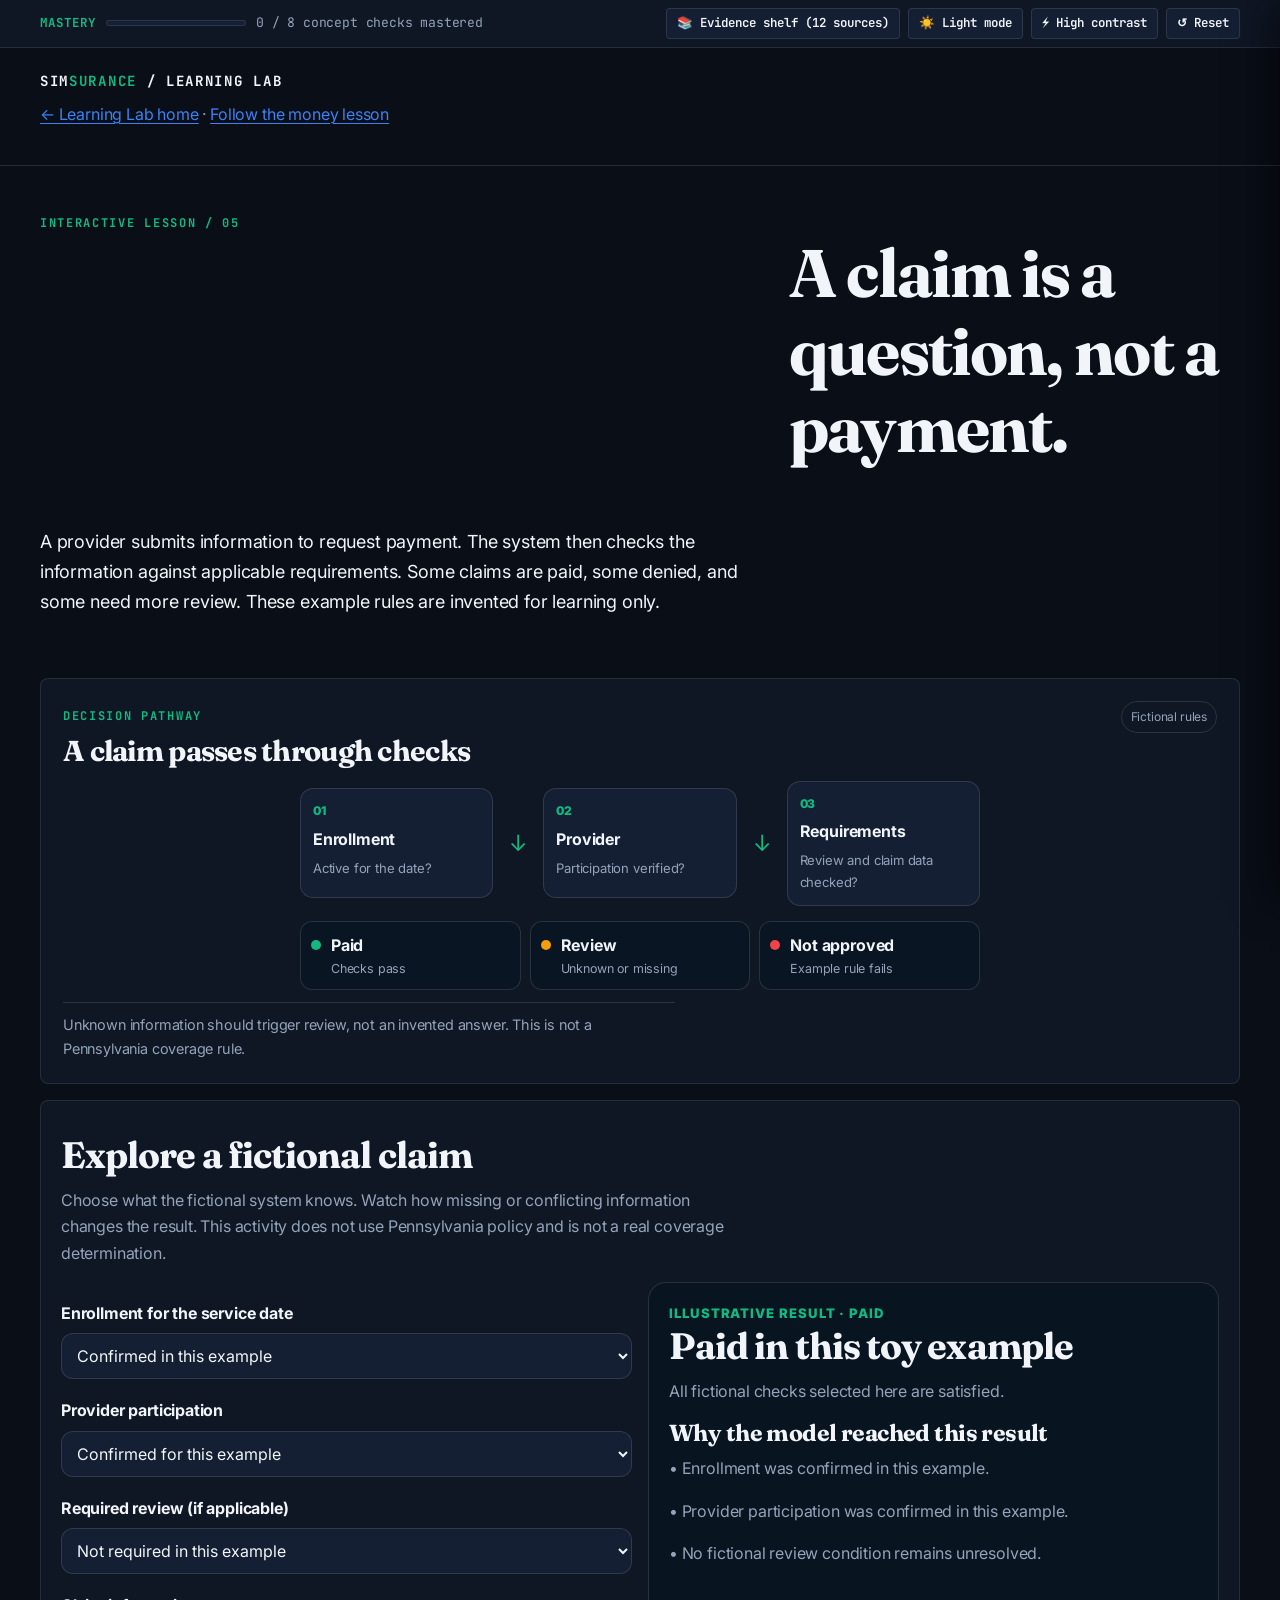
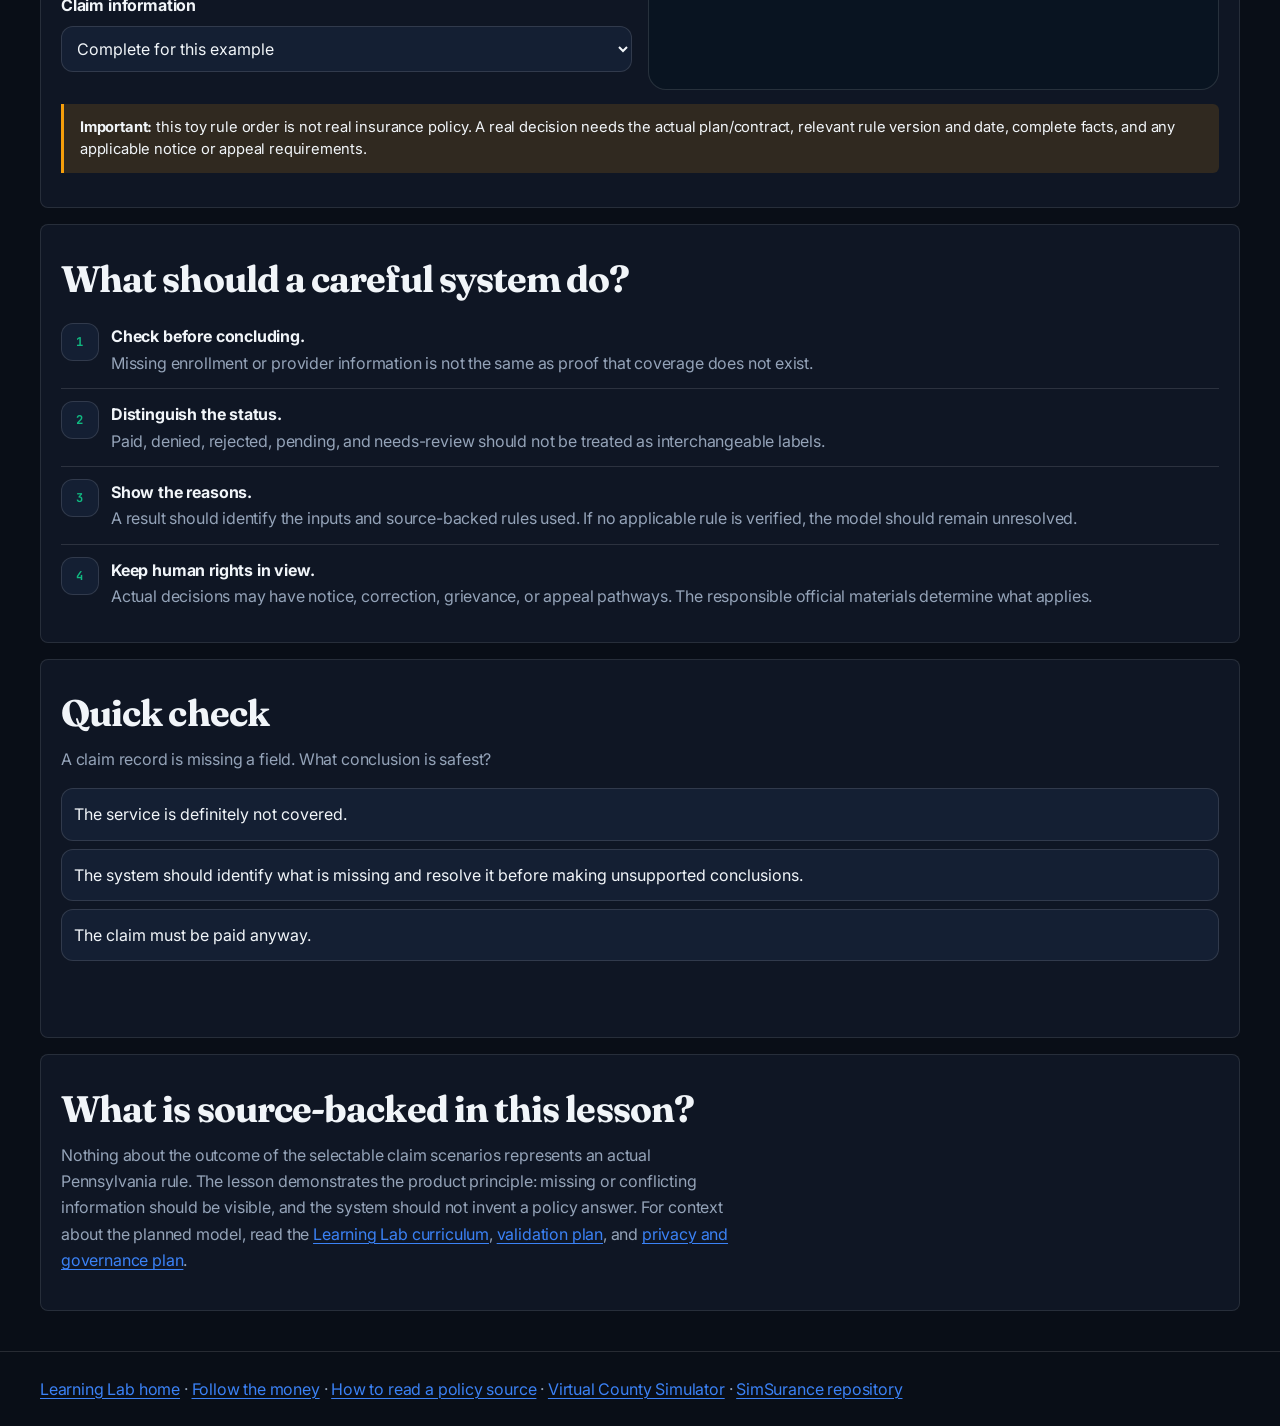
<file: learning-lab/claim-decisions.html>
<!doctype html>
<html lang="en"><head>
<meta charset="utf-8"><meta name="viewport" content="width=device-width,initial-scale=1"><meta name="theme-color" content="#101a2c">
<meta name="description" content="Learn how fictional insurance claims move through review, payment, denial, and unresolved statuses.">
<title>Claim Decisions | SimSurance Learning Lab</title>
<style>
:root{color-scheme:dark;--bg:#0b1220;--panel:#111d30;--panel2:#17263c;--ink:#eef4ff;--muted:#b3c1d6;--line:#2e405a;--blue:#7db8ff;--mint:#89e0ce;--gold:#f0c879;--red:#ffb0a7;font-family:system-ui,-apple-system,"Segoe UI",sans-serif}
*{box-sizing:border-box}body{margin:0;background:radial-gradient(ellipse at 80% 0,#1b3453,transparent 45%),var(--bg);color:var(--ink);line-height:1.6}a{color:var(--blue)}button,input,select{font:inherit}a:focus-visible,button:focus-visible,select:focus-visible{outline:3px solid var(--gold);outline-offset:3px}.wrap{width:min(1000px,calc(100% - 32px));margin:auto}.head{padding:22px 0;border-bottom:1px solid var(--line)}.brand{font-weight:850;letter-spacing:.05em}.brand span{color:var(--mint)}.hero{padding:46px 0 24px}.eyebrow{font-size:.78rem;color:var(--mint);letter-spacing:.14em;font-weight:800;text-transform:uppercase}.hero h1{font-size:clamp(2.3rem,6vw,4.2rem);line-height:1.04;letter-spacing:-.04em;margin:.3em 0}.lede,.muted{color:var(--muted)}.lede{font-size:1.1rem;max-width:75ch}.panel{background:linear-gradient(150deg,var(--panel),#0f1929);border:1px solid var(--line);border-radius:20px;padding:22px;margin:16px 0}.grid{display:grid;grid-template-columns:1fr 1fr;gap:16px}.field{margin:18px 0}.field label{display:block;font-weight:700;margin-bottom:7px}.field select{width:100%;background:var(--panel2);color:var(--ink);border:1px solid var(--line);border-radius:12px;padding:11px}.status{border:1px solid var(--line);border-radius:18px;padding:20px;background:#091421}.status h2{margin-top:0}.tag{font-weight:850;letter-spacing:.07em;text-transform:uppercase;font-size:.82rem}.step{display:flex;gap:12px;border-bottom:1px solid var(--line);padding:12px 0}.step:last-child{border:0}.num{background:var(--panel2);border:1px solid var(--line);border-radius:12px;width:38px;height:38px;display:grid;place-items:center;flex-shrink:0;font-weight:800;color:var(--mint)}.callout{border-left:3px solid var(--gold);background:#242119;color:#f5e7bf;padding:12px 14px;border-radius:0 12px 12px 0;margin:14px 0}.quiz button{display:block;width:100%;text-align:left;border:1px solid var(--line);border-radius:12px;background:var(--panel2);color:var(--ink);padding:12px;margin:8px 0;cursor:pointer}.feedback{min-height:3em;color:var(--mint)}footer{border-top:1px solid var(--line);margin-top:40px;padding:24px 0;color:var(--muted)}@media(max-width:700px){.grid{grid-template-columns:1fr}.hero{padding-top:34px}}
</style><link rel="stylesheet" href="./theme.css">
<style>
.visual-summary{padding:clamp(14px,2vw,22px);margin-block:12px}
.visual-heading{display:flex;justify-content:space-between;align-items:start;gap:12px;margin-bottom:14px}
.visual-heading h2{margin:.2em 0 0;font-size:clamp(1.25rem,2.8vw,1.8rem)}
.visual-label{border:1px solid var(--line);border-radius:99px;padding:5px 9px;color:var(--muted);font-size:.75rem;white-space:nowrap}
.money-lanes{display:grid;gap:9px}
.money-lane{display:grid;grid-template-columns:34px minmax(0,1fr) 22px minmax(100px,.6fr);gap:10px;align-items:center;background:var(--panel2);border:1px solid var(--line);border-radius:13px;padding:11px}
.lane-icon{display:grid;place-items:center;width:30px;height:30px;border-radius:9px;background:#24485a;color:var(--mint);font-weight:850;font-size:.8rem}
.money-lane strong,.money-lane small,.lane-end{display:block}.money-lane small{color:var(--muted);font-size:.84rem}.lane-arrow{color:var(--mint);font-size:1.3rem}.lane-end{font-size:.86rem;font-weight:750;background:#0a1524;border:1px solid var(--line);padding:7px 9px;border-radius:9px;text-align:center}
.visual-takeaway{margin:12px 0 0;padding-top:10px;border-top:1px solid var(--line);color:var(--muted);font-size:.9rem}
.decision-path{max-width:680px;margin:auto;display:grid;grid-template-columns:1fr 34px 1fr 34px 1fr;align-items:center;gap:8px}
.decision-node{min-height:110px;border:1px solid var(--line);border-radius:13px;background:var(--panel2);padding:12px;display:flex;flex-direction:column;gap:5px}
.decision-node span{font-size:.75rem;font-weight:850;color:var(--mint)}.decision-node small{color:var(--muted);font-size:.82rem}
.decision-connector{text-align:center;color:var(--mint);font-size:1.4rem}
.decision-outputs{grid-column:1/-1;display:grid;grid-template-columns:repeat(3,1fr);gap:9px;margin-top:7px}
.decision-outputs>div{display:grid;grid-template-columns:12px 1fr;column-gap:8px;align-items:center;border:1px solid var(--line);background:#0a1524;border-radius:12px;padding:10px}
.decision-outputs small{grid-column:2;color:var(--muted);font-size:.78rem}.outcome{width:10px;height:10px;border-radius:50%;background:var(--mint)}.outcome.review{background:var(--gold)}.outcome.denied{background:var(--red)}
@media(max-width:620px){.money-lane{grid-template-columns:30px minmax(0,1fr)}.lane-arrow{display:none}.lane-end{grid-column:2;text-align:left}.decision-path{grid-template-columns:1fr}.decision-node{min-height:0}.decision-connector{transform:rotate(0);line-height:1}.decision-outputs{grid-template-columns:1fr}.visual-heading{align-items:center}}
</style>
</head>
<body><header class="head"><div class="wrap"><div class="brand">SIM<span>SURANCE</span> / LEARNING LAB</div><p class="muted"><a href="./index.html">← Learning Lab home</a> · <a href="./money-flow.html">Follow the money lesson</a></p></div></header>
<main class="wrap">
<section class="hero"><div class="eyebrow">Interactive lesson / 05</div><h1>A claim is a question, not a payment.</h1><p class="lede">A provider submits information to request payment. The system then checks the information against applicable requirements. Some claims are paid, some denied, and some need more review. These example rules are invented for learning only.</p></section>
<section class="panel visual-summary" aria-labelledby="claim-map-title"><div class="visual-heading"><div><span class="eyebrow">Decision pathway</span><h2 id="claim-map-title">A claim passes through checks</h2></div><span class="visual-label">Fictional rules</span></div><div class="decision-path"><div class="decision-node"><span>01</span><strong>Enrollment</strong><small>Active for the date?</small></div><div class="decision-connector" aria-hidden="true">↓</div><div class="decision-node"><span>02</span><strong>Provider</strong><small>Participation verified?</small></div><div class="decision-connector" aria-hidden="true">↓</div><div class="decision-node"><span>03</span><strong>Requirements</strong><small>Review and claim data checked?</small></div><div class="decision-outputs"><div><i class="outcome paid"></i><strong>Paid</strong><small>Checks pass</small></div><div><i class="outcome review"></i><strong>Review</strong><small>Unknown or missing</small></div><div><i class="outcome denied"></i><strong>Not approved</strong><small>Example rule fails</small></div></div></div><p class="visual-takeaway">Unknown information should trigger review, not an invented answer. This is not a Pennsylvania coverage rule.</p></section>
<section class="panel"><h2>Explore a fictional claim</h2><p class="muted">Choose what the fictional system knows. Watch how missing or conflicting information changes the result. This activity does not use Pennsylvania policy and is not a real coverage determination.</p>
<div class="grid">
<div>
<div class="field"><label for="eligibility">Enrollment for the service date</label><select id="eligibility"><option value="yes">Confirmed in this example</option><option value="unknown">Information missing / unknown</option><option value="no">Not active in this example</option></select></div>
<div class="field"><label for="network">Provider participation</label><select id="network"><option value="yes">Confirmed for this example</option><option value="unknown">Needs verification</option><option value="no">Not participating in this example</option></select></div>
<div class="field"><label for="authorization">Required review (if applicable)</label><select id="authorization"><option value="not-required">Not required in this example</option><option value="approved">Required and approved in this example</option><option value="unknown">Requirement / approval unknown</option><option value="missing">Required but not approved in this example</option></select></div>
<div class="field"><label for="data">Claim information</label><select id="data"><option value="complete">Complete for this example</option><option value="missing">Missing information</option><option value="conflict">Conflicting information</option></select></div>
</div>
<div class="status" aria-live="polite"><div class="tag" id="resultTag">Illustrative result</div><h2 id="resultTitle">Paid in this toy example</h2><p id="resultDescription">All assumptions selected here are satisfied.</p><h3>Why the model reached this result</h3><div id="resultSteps"></div></div>
</div>
<div class="callout"><strong>Important:</strong> this toy rule order is not real insurance policy. A real decision needs the actual plan/contract, relevant rule version and date, complete facts, and any applicable notice or appeal requirements.</div>
</section>
<section class="panel"><h2>What should a careful system do?</h2>
<div class="step"><div class="num">1</div><div><strong>Check before concluding.</strong><br><span class="muted">Missing enrollment or provider information is not the same as proof that coverage does not exist.</span></div></div>
<div class="step"><div class="num">2</div><div><strong>Distinguish the status.</strong><br><span class="muted">Paid, denied, rejected, pending, and needs-review should not be treated as interchangeable labels.</span></div></div>
<div class="step"><div class="num">3</div><div><strong>Show the reasons.</strong><br><span class="muted">A result should identify the inputs and source-backed rules used. If no applicable rule is verified, the model should remain unresolved.</span></div></div>
<div class="step"><div class="num">4</div><div><strong>Keep human rights in view.</strong><br><span class="muted">Actual decisions may have notice, correction, grievance, or appeal pathways. The responsible official materials determine what applies.</span></div></div></section>
<section class="panel quiz"><h2>Quick check</h2><p>A claim record is missing a field. What conclusion is safest?</p><button data-answer="wrong">The service is definitely not covered.</button><button data-answer="correct">The system should identify what is missing and resolve it before making unsupported conclusions.</button><button data-answer="wrong">The claim must be paid anyway.</button><div id="quizFeedback" class="feedback" aria-live="polite"></div></section>
<section class="panel"><h2>What is source-backed in this lesson?</h2><p>Nothing about the outcome of the selectable claim scenarios represents an actual Pennsylvania rule. The lesson demonstrates the product principle: missing or conflicting information should be visible, and the system should not invent a policy answer. For context about the planned model, read the <a href="../docs/LEARNING_LAB.md">Learning Lab curriculum</a>, <a href="../docs/VALIDATION_PLAN.md">validation plan</a>, and <a href="../docs/SECURITY_PRIVACY_GOVERNANCE.md">privacy and governance plan</a>.</p></section>
</main><footer><div class="wrap"><a href="./index.html">Learning Lab home</a> · <a href="./money-flow.html">Follow the money</a> · <a href="./reading-policy.html">How to read a policy source</a> · <a href="./county-lab.html">Virtual County Simulator</a> · <a href="../">SimSurance repository</a></div></footer>
<script src="./lab-shell.js"></script>
<script>
(function(){
const fields=["eligibility","network","authorization","data"];
function evaluate(){
const v=Object.fromEntries(fields.map(k=>[k,document.getElementById(k).value]));
let status="paid",title="Paid in this toy example",description="All fictional checks selected here are satisfied.",reasons=[];
if(v.eligibility==="unknown"||v.network==="unknown"||v.authorization==="unknown"||v.data==="missing"||v.data==="conflict"){
status="review";title="Needs review";description="The example has missing or unknown information, so the system will not guess."; 
if(v.eligibility==="unknown")reasons.push("Enrollment for the date is not confirmed.");
if(v.network==="unknown")reasons.push("Provider participation needs verification.");
if(v.authorization==="unknown")reasons.push("The authorization requirement or outcome is unresolved.");
if(v.data==="missing")reasons.push("The claim is missing information.");
if(v.data==="conflict")reasons.push("The claim contains conflicting information.");
}else if(v.eligibility==="no"||v.network==="no"||v.authorization==="missing"){
status="not-approved";title="Not approved under the toy rules";description="One of the fictional conditions selected for this teaching example is not satisfied.";
if(v.eligibility==="no")reasons.push("The example says enrollment was not active for this date.");
if(v.network==="no")reasons.push("The example says the provider was not participating.");
if(v.authorization==="missing")reasons.push("The toy scenario says required authorization was not approved.");
}else{
reasons.push("Enrollment was confirmed in this example.");
reasons.push("Provider participation was confirmed in this example.");
reasons.push("No fictional review condition remains unresolved.");
}
const tag=document.getElementById("resultTag");
tag.textContent=status==="paid"?"Illustrative result · paid":status==="review"?"Illustrative result · needs review":"Illustrative result · not approved";
tag.style.color=status==="paid"?"var(--mint)":status==="review"?"var(--gold)":"var(--red)";
document.getElementById("resultTitle").textContent=title;
document.getElementById("resultDescription").textContent=description;
const box=document.getElementById("resultSteps");box.replaceChildren();
reasons.forEach(reason=>{const p=document.createElement("p");p.textContent="• "+reason;box.appendChild(p);});
}
fields.forEach(k=>document.getElementById(k).addEventListener("change",evaluate));evaluate();
document.querySelectorAll("[data-answer]").forEach(button=>button.addEventListener("click",()=>{const right=button.dataset.answer==="correct";const fb=document.getElementById("quizFeedback");fb.textContent=right?"Correct. Missing information should lead to clarification or review, not an invented policy conclusion.":"That answer goes beyond what the scenario establishes. Keep uncertainty visible and check the applicable rules.";fb.style.color=right?"var(--mint)":"var(--gold)";if(right&&window.SimSuranceLab)window.SimSuranceLab.recordCheckpoint("quiz-claim-decisions");}));
})();
</script></body></html>
</file>
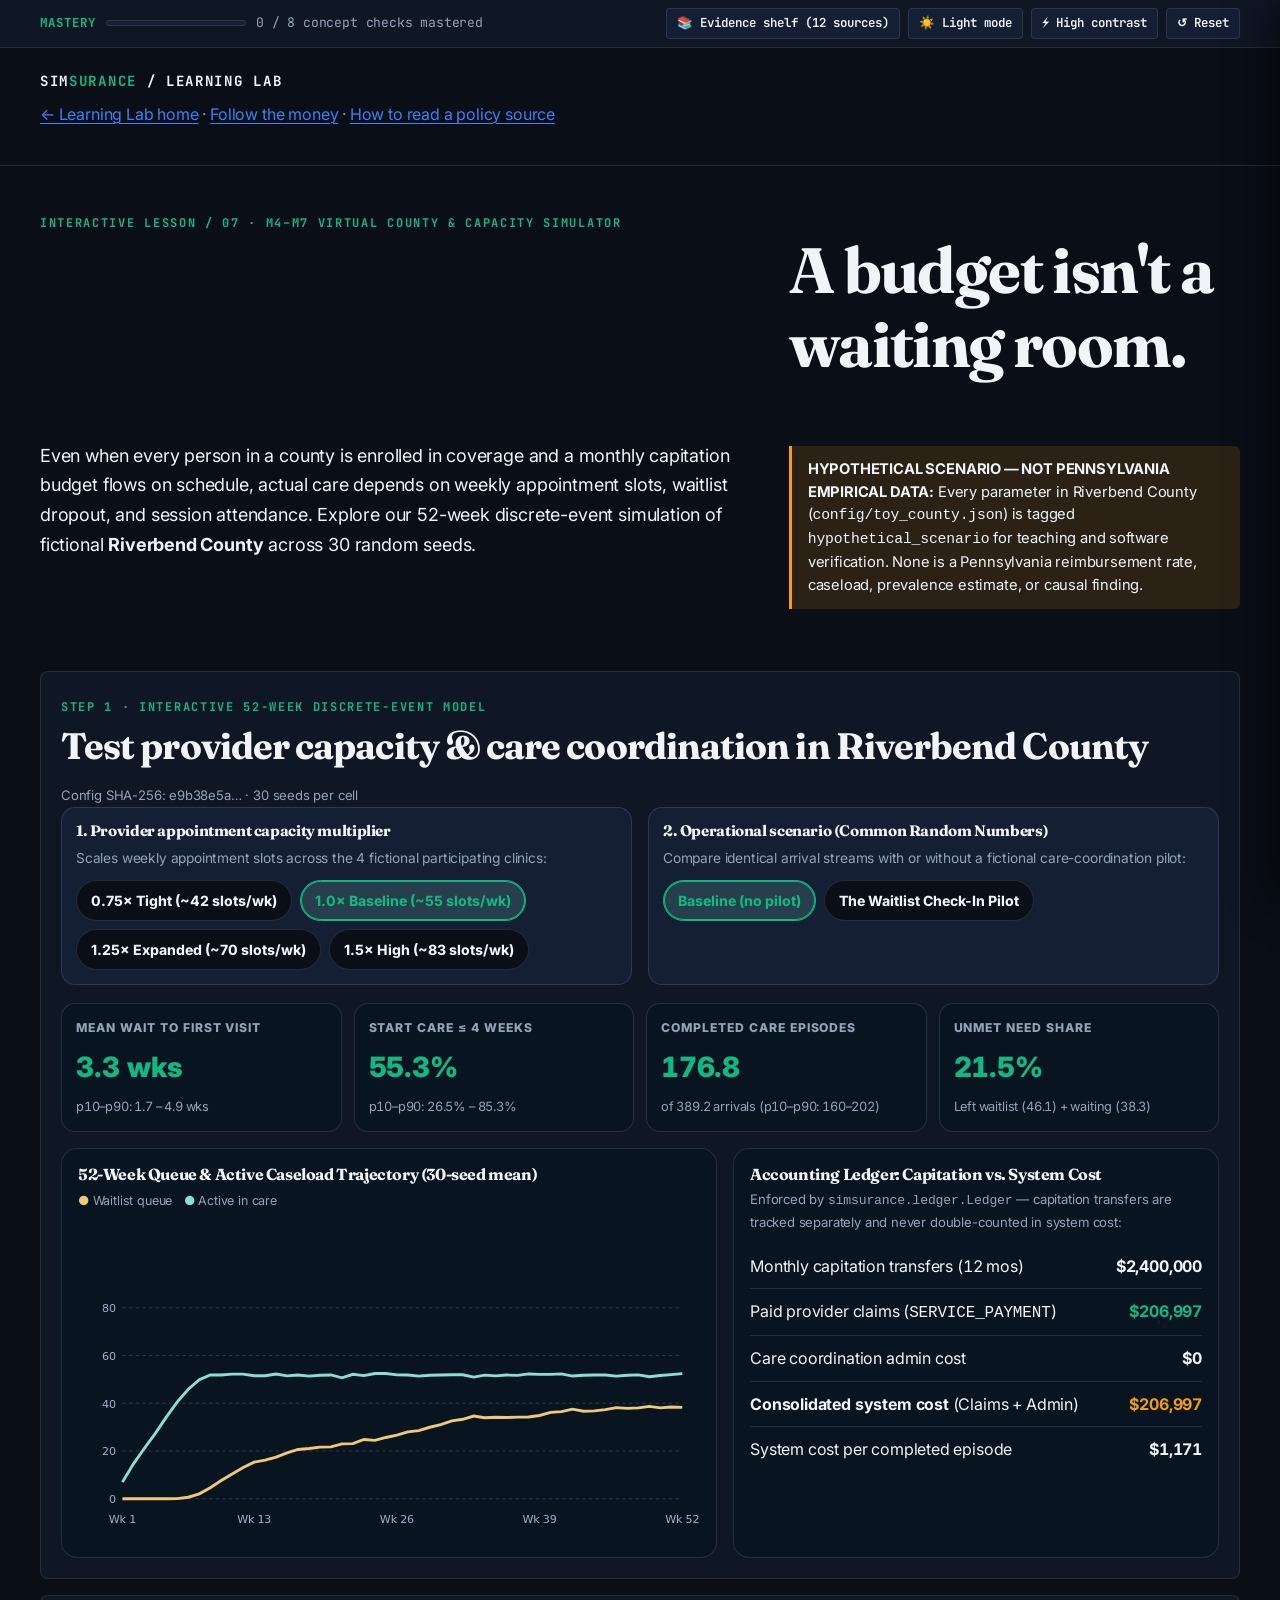
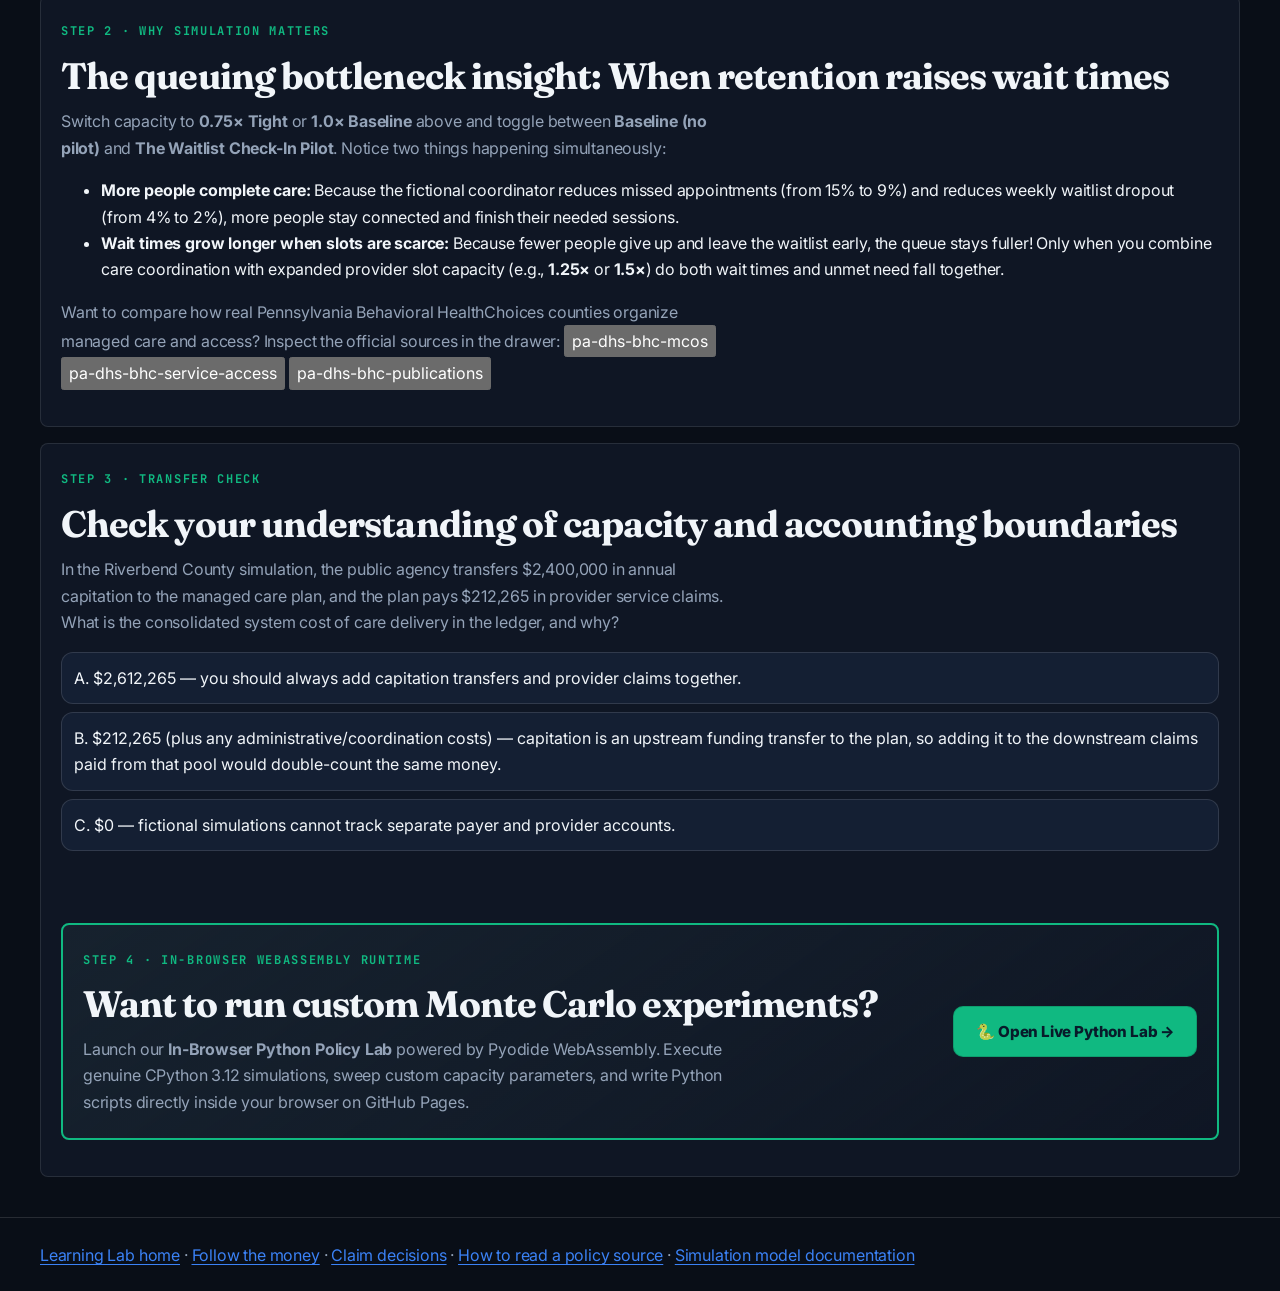
<file: learning-lab/county-lab.html>
<!doctype html>
<html lang="en">
<head>
<meta charset="utf-8">
<meta name="viewport" content="width=device-width,initial-scale=1">
<meta name="theme-color" content="#101a2c">
<meta name="description" content="Explore how provider appointment capacity, waitlist dropout, care coordination, and capitation vs. claim accounting interact in a fictional 52-week virtual county simulation.">
<title>Virtual County &amp; Capacity Simulator | SimSurance Learning Lab</title>
<style>
:root{color-scheme:dark;--bg:#0b1220;--panel:#111d30;--panel2:#17263c;--ink:#eef4ff;--muted:#b3c1d6;--line:#2e405a;--blue:#7db8ff;--mint:#89e0ce;--gold:#f0c879;--red:#ffb0a7;font-family:system-ui,-apple-system,"Segoe UI",sans-serif}
*{box-sizing:border-box}body{margin:0;background:radial-gradient(ellipse at 80% 0,#1b3453,transparent 45%),var(--bg);color:var(--ink);line-height:1.6}a{color:var(--blue)}button,input,select{font:inherit}a:focus-visible,button:focus-visible,select:focus-visible{outline:3px solid var(--gold);outline-offset:3px}.wrap{width:min(1080px,calc(100% - 32px));margin:auto}.head{padding:22px 0;border-bottom:1px solid var(--line)}.brand{font-weight:850;letter-spacing:.05em}.brand span{color:var(--mint)}.hero{padding:42px 0 22px}.eyebrow{font-size:.78rem;color:var(--mint);letter-spacing:.14em;font-weight:800;text-transform:uppercase}.hero h1{font-size:clamp(2.2rem,5.5vw,4rem);line-height:1.05;letter-spacing:-.035em;margin:.3em 0}.lede,.muted{color:var(--muted)}.lede{font-size:1.1rem;max-width:75ch}.panel{background:linear-gradient(150deg,var(--panel),#0f1929);border:1px solid var(--line);border-radius:20px;padding:22px;margin:16px 0}.controls-bar{display:grid;grid-template-columns:1fr 1fr;gap:16px;margin-bottom:18px}.control-group{background:var(--panel2);border:1px solid var(--line);border-radius:14px;padding:14px}.control-group h3{margin:0 0 8px;font-size:.95rem}.pill-row{display:flex;flex-wrap:wrap;gap:8px}.pill-btn{border:1px solid var(--line);border-radius:99px;background:var(--bg);color:var(--ink);padding:8px 14px;cursor:pointer;font-weight:750;font-size:.88rem}.pill-btn[aria-pressed="true"]{border-color:var(--mint);background:rgba(137,224,206,.16);color:var(--mint);box-shadow:inset 0 0 0 1px var(--mint)}.kpi-grid{display:grid;grid-template-columns:repeat(4,1fr);gap:12px;margin:14px 0}.kpi-card{border:1px solid var(--line);border-radius:14px;background:#091421;padding:14px}.kpi-card .label{font-size:.76rem;text-transform:uppercase;letter-spacing:.08em;color:var(--muted);font-weight:800}.kpi-card .val{font-size:1.75rem;font-weight:850;color:var(--mint);font-variant-numeric:tabular-nums;margin:.2em 0}.kpi-card .band{font-size:.8rem;color:var(--muted);font-variant-numeric:tabular-nums}.chart-grid{display:grid;grid-template-columns:1.35fr 1fr;gap:16px;margin-top:16px}.chart-box{border:1px solid var(--line);border-radius:16px;background:#091421;padding:16px}.ledger-row{display:flex;justify-content:space-between;align-items:baseline;gap:12px;border-bottom:1px solid var(--line);padding:9px 0;font-variant-numeric:tabular-nums}.ledger-row:last-child{border:0}.callout{border-left:3px solid var(--gold);background:#242119;color:#f5e7bf;padding:12px 14px;border-radius:0 12px 12px 0;margin:14px 0}.quiz button{display:block;width:100%;text-align:left;border:1px solid var(--line);border-radius:12px;background:var(--panel2);color:var(--ink);padding:12px;margin:8px 0;cursor:pointer}.feedback{min-height:3em;color:var(--mint);font-weight:700;padding-top:6px}footer{border-top:1px solid var(--line);margin-top:40px;padding:24px 0;color:var(--muted)}@media(max-width:820px){.controls-bar,.kpi-grid,.chart-grid{grid-template-columns:1fr}}
</style>
<link rel="stylesheet" href="./theme.css">
</head>
<body>
<header class="head">
  <div class="wrap">
    <div class="brand">SIM<span>SURANCE</span> / LEARNING LAB</div>
    <p class="muted"><a href="./index.html">← Learning Lab home</a> · <a href="./money-flow.html">Follow the money</a> · <a href="./reading-policy.html">How to read a policy source</a></p>
  </div>
</header>
<main class="wrap">
  <section class="hero" id="why-it-matters">
    <div class="eyebrow">Interactive lesson / 07 · M4–M7 Virtual County &amp; Capacity Simulator</div>
    <h1>A budget isn't a waiting room.</h1>
    <p class="lede">Even when every person in a county is enrolled in coverage and a monthly capitation budget flows on schedule, actual care depends on weekly appointment slots, waitlist dropout, and session attendance. Explore our 52-week discrete-event simulation of fictional <strong>Riverbend County</strong> across 30 random seeds.</p>
    <div class="callout">
      <strong>HYPOTHETICAL SCENARIO — NOT PENNSYLVANIA EMPIRICAL DATA:</strong> Every parameter in Riverbend County (<code>config/toy_county.json</code>) is tagged <code>hypothetical_scenario</code> for teaching and software verification. None is a Pennsylvania reimbursement rate, caseload, prevalence estimate, or causal finding.
    </div>
  </section>

  <section class="panel" id="simulator-controls" aria-labelledby="sim-heading">
    <div style="display:flex;justify-content:space-between;align-items:baseline;flex-wrap:wrap;gap:10px">
      <div>
        <span class="eyebrow">Step 1 · Interactive 52-week discrete-event model</span>
        <h2 id="sim-heading" style="margin:.2em 0">Test provider capacity &amp; care coordination in Riverbend County</h2>
      </div>
      <span class="muted" style="font-size:.82rem" id="manifestBadge">Config SHA-256: e9b38e5a… · 30 seeds per cell</span>
    </div>

    <div class="controls-bar">
      <div class="control-group" role="group" aria-label="Provider network slot capacity multiplier">
        <h3>1. Provider appointment capacity multiplier</h3>
        <p class="muted" style="margin:0 0 10px;font-size:.86rem">Scales weekly appointment slots across the 4 fictional participating clinics:</p>
        <div class="pill-row">
          <button type="button" class="pill-btn" data-cap="0.75" aria-pressed="false">0.75× Tight (~42 slots/wk)</button>
          <button type="button" class="pill-btn" data-cap="1" aria-pressed="true">1.0× Baseline (~55 slots/wk)</button>
          <button type="button" class="pill-btn" data-cap="1.25" aria-pressed="false">1.25× Expanded (~70 slots/wk)</button>
          <button type="button" class="pill-btn" data-cap="1.5" aria-pressed="false">1.5× High (~83 slots/wk)</button>
        </div>
      </div>

      <div class="control-group" role="group" aria-label="Operational scenario selection">
        <h3>2. Operational scenario (Common Random Numbers)</h3>
        <p class="muted" style="margin:0 0 10px;font-size:.86rem">Compare identical arrival streams with or without a fictional care-coordination pilot:</p>
        <div class="pill-row">
          <button type="button" class="pill-btn" data-scen="baseline" aria-pressed="true">Baseline (no pilot)</button>
          <button type="button" class="pill-btn" data-scen="care_coordination_pilot" aria-pressed="false">The Waitlist Check-In Pilot</button>
        </div>
      </div>
    </div>

    <div class="kpi-grid" aria-live="polite">
      <div class="kpi-card">
        <div class="label">Mean Wait to First Visit</div>
        <div class="val" id="kpiWait">3.1 wks</div>
        <div class="band" id="kpiWaitBand">p10–p90: 1.7 – 4.7 wks</div>
      </div>
      <div class="kpi-card">
        <div class="label">Start Care ≤ 4 Weeks</div>
        <div class="val" id="kpiWithin4">65.0%</div>
        <div class="band" id="kpiWithin4Band">p10–p90: 41.2% – 89.2%</div>
      </div>
      <div class="kpi-card">
        <div class="label">Completed Care Episodes</div>
        <div class="val" id="kpiCompleted">192.2</div>
        <div class="band" id="kpiCompletedBand">out of 389.2 arrivals (mean)</div>
      </div>
      <div class="kpi-card">
        <div class="label">Unmet Need Share</div>
        <div class="val" id="kpiUnmet">23.3%</div>
        <div class="band" id="kpiUnmetBand">Left waitlist + still waiting wk 52</div>
      </div>
    </div>

    <div class="chart-grid">
      <div class="chart-box">
        <div style="display:flex;justify-content:space-between;align-items:baseline;gap:8px;flex-wrap:wrap">
          <h3 style="margin:0;font-size:1rem">52-Week Queue &amp; Active Caseload Trajectory (30-seed mean)</h3>
          <span style="font-size:.78rem;color:var(--muted)"><span style="color:#f0c879;font-weight:800">●</span> Waitlist queue &nbsp; <span style="color:#89e0ce;font-weight:800">●</span> Active in care</span>
        </div>
        <svg id="trajectorySvg" viewBox="0 0 560 220" width="100%" height="auto" role="img" aria-label="52-week line chart of mean waitlist size and active caseload" style="margin-top:10px;display:block"></svg>
        <p class="muted" style="margin:8px 0 0;font-size:.84rem" id="queueInsightText">Notice how at 1.0× capacity, Reducing waitlist dropout via care coordination keeps more people waiting for scarce slots, which increases average wait time unless provider slot capacity also expands.</p>
      </div>

      <div class="chart-box" aria-live="polite">
        <h3 style="margin:0 0 6px;font-size:1rem">Accounting Ledger: Capitation vs. System Cost</h3>
        <p class="muted" style="margin:0 0 10px;font-size:.82rem">Enforced by <code>simsurance.ledger.Ledger</code> — capitation transfers are tracked separately and never double-counted in system cost:</p>
        <div class="ledger-row">
          <span>Monthly capitation transfers (12 mos)</span>
          <strong id="ledgerCapitation">$2,400,000</strong>
        </div>
        <div class="ledger-row">
          <span>Paid provider claims (<code>SERVICE_PAYMENT</code>)</span>
          <strong id="ledgerClaims" style="color:var(--mint)">$212,265</strong>
        </div>
        <div class="ledger-row">
          <span>Care coordination admin cost</span>
          <strong id="ledgerAdmin">$0</strong>
        </div>
        <div class="ledger-row">
          <span><strong>Consolidated system cost</strong> (Claims + Admin)</span>
          <strong id="ledgerSystem" style="color:var(--gold)">$212,265</strong>
        </div>
        <div class="ledger-row">
          <span>System cost per completed episode</span>
          <strong id="ledgerPerCompleted">$1,105</strong>
        </div>
      </div>
    </div>
  </section>

  <section class="panel" id="queuing-paradox" aria-labelledby="paradox-heading">
    <span class="eyebrow">Step 2 · Why simulation matters</span>
    <h2 id="paradox-heading">The queuing bottleneck insight: When retention raises wait times</h2>
    <p>Switch capacity to <strong>0.75× Tight</strong> or <strong>1.0× Baseline</strong> above and toggle between <strong>Baseline (no pilot)</strong> and <strong>The Waitlist Check-In Pilot</strong>. Notice two things happening simultaneously:</p>
    <ul>
      <li><strong>More people complete care:</strong> Because the fictional coordinator reduces missed appointments (from 15% to 9%) and reduces weekly waitlist dropout (from 4% to 2%), more people stay connected and finish their needed sessions.</li>
      <li><strong>Wait times grow longer when slots are scarce:</strong> Because fewer people give up and leave the waitlist early, the queue stays fuller! Only when you combine care coordination with expanded provider slot capacity (e.g., <strong>1.25×</strong> or <strong>1.5×</strong>) do both wait times and unmet need fall together.</li>
    </ul>
    <p>Want to compare how real Pennsylvania Behavioral HealthChoices counties organize managed care and access? Inspect the official sources in the drawer:
      <button type="button" class="source-pill" data-source-id="pa-dhs-bhc-mcos">pa-dhs-bhc-mcos</button>
      <button type="button" class="source-pill" data-source-id="pa-dhs-bhc-service-access">pa-dhs-bhc-service-access</button>
      <button type="button" class="source-pill" data-source-id="pa-dhs-bhc-publications">pa-dhs-bhc-publications</button>
    </p>
  </section>

  <section class="panel quiz" id="county-quiz" aria-labelledby="county-quiz-heading">
    <span class="eyebrow">Step 3 · Transfer check</span>
    <h2 id="county-quiz-heading">Check your understanding of capacity and accounting boundaries</h2>
    <p>In the Riverbend County simulation, the public agency transfers $2,400,000 in annual capitation to the managed care plan, and the plan pays $212,265 in provider service claims. What is the consolidated system cost of care delivery in the ledger, and why?</p>
    <button type="button" data-answer="wrong">A. $2,612,265 — you should always add capitation transfers and provider claims together.</button>
    <button type="button" data-answer="right">B. $212,265 (plus any administrative/coordination costs) — capitation is an upstream funding transfer to the plan, so adding it to the downstream claims paid from that pool would double-count the same money.</button>
    <button type="button" data-answer="wrong">C. $0 — fictional simulations cannot track separate payer and provider accounts.</button>
    <div id="countyQuizFeedback" class="feedback" aria-live="polite"></div>
  <section class="panel" id="live-python-step" aria-labelledby="live-python-heading" style="border:2px solid var(--mint);background:linear-gradient(145deg,rgba(137,224,206,0.06),var(--panel))">
    <div style="display:flex;justify-content:space-between;align-items:center;flex-wrap:wrap;gap:16px">
      <div style="flex:1;min-width:280px">
        <span class="eyebrow" style="color:var(--mint)">Step 4 · In-Browser WebAssembly Runtime</span>
        <h2 id="live-python-heading" style="margin:.3em 0">Want to run custom Monte Carlo experiments?</h2>
        <p style="margin:.2em 0;color:var(--muted);max-width:65ch">
          Launch our <strong>In-Browser Python Policy Lab</strong> powered by Pyodide WebAssembly. Execute genuine CPython 3.12 simulations, sweep custom capacity parameters, and write Python scripts directly inside your browser on GitHub Pages.
        </p>
      </div>
      <div>
        <a class="btn" href="./live-simulation.html" style="background:var(--mint);color:#081b2a;padding:12px 22px;border-radius:10px;font-weight:800;text-decoration:none;display:inline-block">
          🐍 Open Live Python Lab →
        </a>
      </div>
    </div>
  </section>
</main>
<footer>
  <div class="wrap">
    <a href="./index.html">Learning Lab home</a> · <a href="./money-flow.html">Follow the money</a> · <a href="./claim-decisions.html">Claim decisions</a> · <a href="./reading-policy.html">How to read a policy source</a> · <a href="../docs/SIMULATION_MODEL.md">Simulation model documentation</a>
  </div>
</footer>
<script id="county-sim-fallback" type="application/json">{
 "schema_version": "1.0",
 "label": "Riverbend County (fictional teaching county)",
 "disclaimer": "Every value in this file is invented for teaching and software testing. None is a Pennsylvania rate, caseload, prevalence estimate, network size, or policy rule. Results are conditional on these assumptions and are not forecasts or causal findings.",
 "manifest": {
  "config_id": "toy-county-v1",
  "config_sha256": "a0d8bc9f9f2a09866bbe52cad8a4663e9ec65c94b15dd6da228ff36dbdd72b69",
  "scenarios": {
   "baseline": {
    "label": "Baseline (no pilot)",
    "provenance": "hypothetical_scenario",
    "description": "The fictional county as configured above.",
    "overrides": {}
   },
   "care_coordination_pilot": {
    "label": "The Waitlist Check-In Pilot",
    "provenance": "hypothetical_scenario",
    "description": "A fictional coordinator sends reminders and checks in with people on the waitlist. The assumed effects below are invented to show how a model works; they are not evidence that any real program has these effects.",
    "overrides": {
     "no_show_probability": 0.09,
     "weekly_waitlist_dropout": 0.02,
     "coordinator_weekly_cost_cents": 160000
    }
   }
  },
  "seeds": [
   1,
   2,
   3,
   4,
   5,
   6,
   7,
   8,
   9,
   10,
   11,
   12,
   13,
   14,
   15,
   16,
   17,
   18,
   19,
   20,
   21,
   22,
   23,
   24,
   25,
   26,
   27,
   28,
   29,
   30
  ],
  "capacity_multipliers": [
   0.75,
   1.0,
   1.25,
   1.5
  ],
  "weeks": 52,
  "code_version": "0.2.0",
  "git_commit": "476c482",
  "python_version": "3.12.3",
  "generated_at_utc": "2026-10-11T09:56:24+00:00"
 },
 "parameters": {
  "population": {
   "value": 5000,
   "unit": "enrolled people",
   "provenance": "hypothetical_scenario",
   "note": "Small fictional enrolled population chosen so runs are fast and readable."
  },
  "weekly_need_onset_rate": {
   "value": 0.0015,
   "unit": "new care-seeking episodes per enrolled person per week",
   "provenance": "hypothetical_scenario",
   "note": "Produces roughly 7-8 new people seeking outpatient therapy per week. Not calibrated to any real prevalence or utilization data."
  },
  "sessions_needed_min": {
   "value": 6,
   "unit": "sessions",
   "provenance": "hypothetical_scenario",
   "note": "Lower bound of a uniform draw for episode length. Not a clinical standard."
  },
  "sessions_needed_max": {
   "value": 14,
   "unit": "sessions",
   "provenance": "hypothetical_scenario",
   "note": "Upper bound of a uniform draw for episode length. Not a clinical standard."
  },
  "provider_count": {
   "value": 4,
   "unit": "participating outpatient providers",
   "provenance": "hypothetical_scenario",
   "note": "Fictional network size chosen so baseline is capacity-constrained and a waitlist forms."
  },
  "weekly_caseload_min": {
   "value": 10,
   "unit": "weekly appointment slots per provider",
   "provenance": "hypothetical_scenario",
   "note": "Each provider receives a fixed number of weekly slots drawn between min and max."
  },
  "weekly_caseload_max": {
   "value": 18,
   "unit": "weekly appointment slots per provider",
   "provenance": "hypothetical_scenario",
   "note": "Upper bound for fictional provider capacity."
  },
  "no_show_probability": {
   "value": 0.15,
   "unit": "probability per scheduled session",
   "provenance": "hypothetical_scenario",
   "note": "A missed session uses the slot but produces no claim."
  },
  "weekly_waitlist_dropout": {
   "value": 0.04,
   "unit": "probability per week while waiting",
   "provenance": "hypothetical_scenario",
   "note": "Chance a waiting person stops seeking care through this network in a given week. Leaving the waitlist is counted as unmet need in the model, not as recovery."
  },
  "weekly_treatment_dropout": {
   "value": 0.03,
   "unit": "probability per week while in care",
   "provenance": "hypothetical_scenario",
   "note": "Chance an active client stops attending before the planned episode ends."
  },
  "allowed_amount_cents_per_session": {
   "value": 9000,
   "unit": "integer cents per attended session",
   "provenance": "hypothetical_scenario",
   "note": "Toy allowed amount ($90.00) used by the toy adjudication rule. Not a fee schedule."
  },
  "capitation_pmpm_cents": {
   "value": 4000,
   "unit": "integer cents per enrolled person per month",
   "provenance": "hypothetical_scenario",
   "note": "Toy prospective payment from the fictional state program to the fictional managed-care organization. Recorded as a transfer and never counted as a system cost."
  },
  "coordinator_weekly_cost_cents": {
   "value": 0,
   "unit": "integer cents per week",
   "provenance": "hypothetical_scenario",
   "note": "Baseline has no care-coordination program."
  }
 },
 "runs": [
  {
   "scenario_id": "baseline",
   "capacity_multiplier": 0.75,
   "replications": 30,
   "metrics": {
    "arrivals": {
     "mean": 389.1666666666667,
     "p10": 363.7,
     "p50": 387.0,
     "p90": 412.1
    },
    "started_care": {
     "mean": 232.16666666666666,
     "p10": 208.7,
     "p50": 230.5,
     "p90": 262.5
    },
    "completed": {
     "mean": 137.6,
     "p10": 124.3,
     "p50": 137.0,
     "p90": 156.4
    },
    "left_waitlist": {
     "mean": 88.16666666666667,
     "p10": 65.8,
     "p50": 90.0,
     "p90": 119.0
    },
    "stopped_care_early": {
     "mean": 55.46666666666667,
     "p10": 45.0,
     "p50": 55.0,
     "p90": 66.2
    },
    "still_waiting_at_end": {
     "mean": 68.83333333333333,
     "p10": 55.9,
     "p50": 67.5,
     "p90": 89.9
    },
    "in_care_at_end": {
     "mean": 39.1,
     "p10": 34.0,
     "p50": 38.5,
     "p90": 45.0
    },
    "attended_sessions": {
     "mean": 1770.3666666666666,
     "p10": 1598.3,
     "p50": 1738.0,
     "p90": 2030.0
    },
    "missed_sessions": {
     "mean": 308.96666666666664,
     "p10": 270.3,
     "p50": 302.5,
     "p90": 345.3
    },
    "mean_wait_weeks": {
     "mean": 6.308684432409176,
     "p10": 4.6526091081593925,
     "p50": 6.312996223634522,
     "p90": 7.863188841788596
    },
    "p90_wait_weeks": {
     "mean": 11.56,
     "p10": 8.9,
     "p50": 11.5,
     "p90": 14.100000000000001
    },
    "share_started_within_4_weeks": {
     "mean": 0.21558114397274747,
     "p10": 0.1502261590652092,
     "p50": 0.18505479188695567,
     "p90": 0.323921130952381
    },
    "unmet_need_share": {
     "mean": 0.4020482706303335,
     "p10": 0.3220737520193056,
     "p50": 0.3989731199033525,
     "p90": 0.4715537515460865
    },
    "service_payments_cents": {
     "mean": 15933300.0,
     "p10": 14384700.0,
     "p50": 15642000.0,
     "p90": 18270000.0
    },
    "coordinator_cost_cents": {
     "mean": 0.0,
     "p10": 0.0,
     "p50": 0.0,
     "p90": 0.0
    },
    "capitation_transfers_cents": {
     "mean": 240000000.0,
     "p10": 240000000.0,
     "p50": 240000000.0,
     "p90": 240000000.0
    },
    "system_cost_cents": {
     "mean": 15933300.0,
     "p10": 14384700.0,
     "p50": 15642000.0,
     "p90": 18270000.0
    },
    "system_cost_per_completed_episode_cents": {
     "mean": 115839.01069004493,
     "p10": 111202.78195488722,
     "p50": 116012.2790253225,
     "p90": 120315.13043478261
    },
    "weekly_slots": {
     "mean": 42.166666666666664,
     "p10": 37.9,
     "p50": 41.5,
     "p90": 48.1
    }
   },
   "weekly_waitlist_mean": [
    0.0,
    0.0,
    0.0,
    0.1,
    0.5333333333333333,
    2.3333333333333335,
    6.7,
    11.233333333333333,
    15.666666666666666,
    19.6,
    23.166666666666668,
    26.033333333333335,
    28.566666666666666,
    30.233333333333334,
    32.166666666666664,
    33.06666666666667,
    36.0,
    37.333333333333336,
    38.53333333333333,
    39.63333333333333,
    41.266666666666666,
    43.36666666666667,
    46.5,
    46.96666666666667,
    47.46666666666667,
    48.3,
    49.1,
    50.63333333333333,
    53.733333333333334,
    55.63333333333333,
    57.2,
    58.2,
    59.733333333333334,
    60.06666666666667,
    60.3,
    60.6,
    61.666666666666664,
    62.266666666666666,
    62.46666666666667,
    63.63333333333333,
    63.666666666666664,
    64.2,
    64.9,
    65.26666666666667,
    66.06666666666666,
    67.56666666666666,
    68.4,
    68.73333333333333,
    69.2,
    69.73333333333333,
    70.46666666666667,
    68.83333333333333
   ],
   "weekly_in_care_mean": [
    6.966666666666667,
    14.633333333333333,
    21.166666666666668,
    27.3,
    33.63333333333333,
    38.333333333333336,
    39.766666666666666,
    40.3,
    40.63333333333333,
    39.9,
    38.766666666666666,
    39.1,
    39.233333333333334,
    39.233333333333334,
    38.13333333333333,
    39.43333333333333,
    38.733333333333334,
    38.36666666666667,
    39.266666666666666,
    39.2,
    39.4,
    39.63333333333333,
    38.63333333333333,
    38.5,
    39.13333333333333,
    38.6,
    39.86666666666667,
    39.56666666666667,
    39.06666666666667,
    39.03333333333333,
    38.333333333333336,
    38.9,
    39.1,
    39.0,
    38.86666666666667,
    39.5,
    39.233333333333334,
    39.2,
    38.6,
    38.8,
    39.0,
    39.13333333333333,
    39.36666666666667,
    39.166666666666664,
    39.56666666666667,
    39.5,
    38.766666666666666,
    38.733333333333334,
    39.13333333333333,
    38.6,
    38.6,
    39.1
   ]
  },
  {
   "scenario_id": "care_coordination_pilot",
   "capacity_multiplier": 0.75,
   "replications": 30,
   "metrics": {
    "arrivals": {
     "mean": 389.1666666666667,
     "p10": 363.7,
     "p50": 387.0,
     "p90": 412.1
    },
    "started_care": {
     "mean": 243.7,
     "p10": 218.9,
     "p50": 237.0,
     "p90": 278.4
    },
    "completed": {
     "mean": 149.03333333333333,
     "p10": 134.8,
     "p50": 147.0,
     "p90": 168.8
    },
    "left_waitlist": {
     "mean": 51.3,
     "p10": 33.9,
     "p50": 49.5,
     "p90": 68.60000000000001
    },
    "stopped_care_early": {
     "mean": 56.03333333333333,
     "p10": 45.9,
     "p50": 56.0,
     "p90": 67.1
    },
    "still_waiting_at_end": {
     "mean": 94.16666666666667,
     "p10": 76.7,
     "p50": 91.5,
     "p90": 120.60000000000001
    },
    "in_care_at_end": {
     "mean": 38.63333333333333,
     "p10": 33.9,
     "p50": 39.0,
     "p90": 43.400000000000006
    },
    "attended_sessions": {
     "mean": 1894.5666666666666,
     "p10": 1698.6,
     "p50": 1852.5,
     "p90": 2160.1
    },
    "missed_sessions": {
     "mean": 184.7,
     "p10": 161.0,
     "p50": 180.0,
     "p90": 221.5
    },
    "mean_wait_weeks": {
     "mean": 7.112427842551196,
     "p10": 5.048894827430021,
     "p50": 7.040134126106194,
     "p90": 9.044978271366489
    },
    "p90_wait_weeks": {
     "mean": 13.396666666666667,
     "p10": 10.0,
     "p50": 13.75,
     "p90": 17.0
    },
    "share_started_within_4_weeks": {
     "mean": 0.22120917501635853,
     "p10": 0.1507538635506973,
     "p50": 0.19336149287605597,
     "p90": 0.32119343357303703
    },
    "unmet_need_share": {
     "mean": 0.37223288382197767,
     "p10": 0.3058858082706767,
     "p50": 0.3810797046091164,
     "p90": 0.4514653705671597
    },
    "service_payments_cents": {
     "mean": 17051100.0,
     "p10": 15287400.0,
     "p50": 16672500.0,
     "p90": 19440900.0
    },
    "coordinator_cost_cents": {
     "mean": 8320000.0,
     "p10": 8320000.0,
     "p50": 8320000.0,
     "p90": 8320000.0
    },
    "capitation_transfers_cents": {
     "mean": 240000000.0,
     "p10": 240000000.0,
     "p50": 240000000.0,
     "p90": 240000000.0
    },
    "system_cost_cents": {
     "mean": 25371100.0,
     "p10": 23607400.0,
     "p50": 24992500.0,
     "p90": 27760900.0
    },
    "system_cost_per_completed_episode_cents": {
     "mean": 170777.40002970473,
     "p10": 163786.99494949495,
     "p50": 169838.5821144409,
     "p90": 179098.26086956522
    },
    "weekly_slots": {
     "mean": 42.166666666666664,
     "p10": 37.9,
     "p50": 41.5,
     "p90": 48.1
    }
   },
   "weekly_waitlist_mean": [
    0.0,
    0.0,
    0.0,
    0.1,
    0.5333333333333333,
    2.3666666666666667,
    6.733333333333333,
    11.233333333333333,
    15.466666666666667,
    19.166666666666668,
    22.5,
    25.766666666666666,
    28.7,
    30.566666666666666,
    32.36666666666667,
    34.63333333333333,
    37.7,
    39.7,
    42.53333333333333,
    44.233333333333334,
    46.1,
    48.36666666666667,
    51.6,
    52.833333333333336,
    53.7,
    54.93333333333333,
    56.63333333333333,
    58.1,
    61.13333333333333,
    63.8,
    66.16666666666667,
    68.43333333333334,
    71.06666666666666,
    71.93333333333334,
    72.83333333333333,
    74.36666666666666,
    75.06666666666666,
    76.33333333333333,
    76.4,
    78.96666666666667,
    79.16666666666667,
    80.73333333333333,
    81.9,
    83.56666666666666,
    84.5,
    86.3,
    88.1,
    89.5,
    90.63333333333334,
    91.53333333333333,
    93.0,
    94.16666666666667
   ],
   "weekly_in_care_mean": [
    6.966666666666667,
    14.633333333333333,
    21.166666666666668,
    27.3,
    33.63333333333333,
    38.266666666666666,
    39.53333333333333,
    39.96666666666667,
    39.9,
    39.36666666666667,
    38.833333333333336,
    38.93333333333333,
    38.9,
    38.43333333333333,
    38.6,
    38.93333333333333,
    38.63333333333333,
    38.766666666666666,
    38.8,
    38.8,
    38.63333333333333,
    39.46666666666667,
    38.666666666666664,
    38.46666666666667,
    38.46666666666667,
    38.733333333333334,
    39.3,
    38.93333333333333,
    39.13333333333333,
    38.7,
    38.733333333333334,
    39.13333333333333,
    38.53333333333333,
    38.53333333333333,
    38.86666666666667,
    38.3,
    38.9,
    38.5,
    39.0,
    38.233333333333334,
    39.06666666666667,
    39.1,
    38.9,
    38.9,
    39.1,
    38.93333333333333,
    39.1,
    38.63333333333333,
    38.93333333333333,
    38.5,
    38.833333333333336,
    38.63333333333333
   ]
  },
  {
   "scenario_id": "baseline",
   "capacity_multiplier": 1.0,
   "replications": 30,
   "metrics": {
    "arrivals": {
     "mean": 389.1666666666667,
     "p10": 363.7,
     "p50": 387.0,
     "p90": 412.1
    },
    "started_care": {
     "mean": 304.76666666666665,
     "p10": 276.0,
     "p50": 300.0,
     "p90": 342.5
    },
    "completed": {
     "mean": 176.83333333333334,
     "p10": 159.8,
     "p50": 175.0,
     "p90": 201.60000000000002
    },
    "left_waitlist": {
     "mean": 46.1,
     "p10": 25.6,
     "p50": 45.5,
     "p90": 67.2
    },
    "stopped_care_early": {
     "mean": 75.5,
     "p10": 64.6,
     "p50": 74.5,
     "p90": 88.0
    },
    "still_waiting_at_end": {
     "mean": 38.3,
     "p10": 21.6,
     "p50": 37.5,
     "p90": 63.1
    },
    "in_care_at_end": {
     "mean": 52.43333333333333,
     "p10": 46.9,
     "p50": 52.0,
     "p90": 60.0
    },
    "attended_sessions": {
     "mean": 2299.9666666666667,
     "p10": 2067.7,
     "p50": 2275.0,
     "p90": 2642.4
    },
    "missed_sessions": {
     "mean": 396.53333333333336,
     "p10": 348.5,
     "p50": 394.5,
     "p90": 458.7
    },
    "mean_wait_weeks": {
     "mean": 3.253409813149782,
     "p10": 1.667710082919326,
     "p50": 3.1936367832006463,
     "p90": 4.9117464996315405
    },
    "p90_wait_weeks": {
     "mean": 6.063333333333334,
     "p10": 3.810000000000031,
     "p50": 6.0,
     "p90": 9.0
    },
    "share_started_within_4_weeks": {
     "mean": 0.5531894420005433,
     "p10": 0.2654614383522888,
     "p50": 0.5128533971728226,
     "p90": 0.85302978932743
    },
    "unmet_need_share": {
     "mean": 0.21512514688898685,
     "p10": 0.13955778039262612,
     "p50": 0.21955602536997887,
     "p90": 0.3029281955525378
    },
    "service_payments_cents": {
     "mean": 20699700.0,
     "p10": 18609300.0,
     "p50": 20475000.0,
     "p90": 23781600.0
    },
    "coordinator_cost_cents": {
     "mean": 0.0,
     "p10": 0.0,
     "p50": 0.0,
     "p90": 0.0
    },
    "capitation_transfers_cents": {
     "mean": 240000000.0,
     "p10": 240000000.0,
     "p50": 240000000.0,
     "p90": 240000000.0
    },
    "system_cost_cents": {
     "mean": 20699700.0,
     "p10": 18609300.0,
     "p50": 20475000.0,
     "p90": 23781600.0
    },
    "system_cost_per_completed_episode_cents": {
     "mean": 117076.45110631063,
     "p10": 112270.39156626505,
     "p50": 116882.32445520582,
     "p90": 121076.8217568464
    },
    "weekly_slots": {
     "mean": 55.93333333333333,
     "p10": 49.0,
     "p50": 55.0,
     "p90": 64.1
    }
   },
   "weekly_waitlist_mean": [
    0.0,
    0.0,
    0.0,
    0.0,
    0.0,
    0.06666666666666667,
    0.6666666666666666,
    2.1,
    4.6,
    7.633333333333334,
    10.433333333333334,
    13.133333333333333,
    15.366666666666667,
    16.2,
    17.466666666666665,
    19.2,
    20.666666666666668,
    21.066666666666666,
    21.633333333333333,
    21.733333333333334,
    22.966666666666665,
    23.1,
    24.833333333333332,
    24.466666666666665,
    25.666666666666668,
    26.666666666666668,
    28.033333333333335,
    28.533333333333335,
    29.933333333333334,
    31.033333333333335,
    32.63333333333333,
    33.3,
    34.666666666666664,
    33.96666666666667,
    34.13333333333333,
    34.06666666666667,
    34.2,
    34.233333333333334,
    34.86666666666667,
    36.166666666666664,
    36.53333333333333,
    37.53333333333333,
    36.666666666666664,
    36.833333333333336,
    37.333333333333336,
    38.2,
    37.86666666666667,
    38.1,
    38.7,
    38.1,
    38.4,
    38.3
   ],
   "weekly_in_care_mean": [
    6.966666666666667,
    14.633333333333333,
    21.166666666666668,
    27.4,
    34.166666666666664,
    40.6,
    45.86666666666667,
    49.86666666666667,
    51.9,
    51.86666666666667,
    52.166666666666664,
    52.2,
    51.53333333333333,
    51.53333333333333,
    52.233333333333334,
    51.5,
    51.8,
    51.36666666666667,
    51.733333333333334,
    51.86666666666667,
    50.63333333333333,
    52.13333333333333,
    51.56666666666667,
    52.46666666666667,
    52.46666666666667,
    51.9,
    51.86666666666667,
    51.36666666666667,
    51.7,
    51.833333333333336,
    51.96666666666667,
    51.96666666666667,
    51.0,
    51.766666666666666,
    51.5,
    51.8,
    51.666666666666664,
    52.266666666666666,
    52.1,
    52.1,
    52.333333333333336,
    51.4,
    51.7,
    51.833333333333336,
    51.833333333333336,
    51.36666666666667,
    51.7,
    51.9,
    51.1,
    51.63333333333333,
    52.0,
    52.43333333333333
   ]
  },
  {
   "scenario_id": "care_coordination_pilot",
   "capacity_multiplier": 1.0,
   "replications": 30,
   "metrics": {
    "arrivals": {
     "mean": 389.1666666666667,
     "p10": 363.7,
     "p50": 387.0,
     "p90": 412.1
    },
    "started_care": {
     "mean": 316.96666666666664,
     "p10": 281.9,
     "p50": 312.0,
     "p90": 356.4
    },
    "completed": {
     "mean": 192.86666666666667,
     "p10": 174.1,
     "p50": 189.5,
     "p90": 221.0
    },
    "left_waitlist": {
     "mean": 24.933333333333334,
     "p10": 10.8,
     "p50": 26.0,
     "p90": 39.50000000000001
    },
    "stopped_care_early": {
     "mean": 73.0,
     "p10": 58.8,
     "p50": 72.0,
     "p90": 86.70000000000002
    },
    "still_waiting_at_end": {
     "mean": 47.266666666666666,
     "p10": 22.900000000000006,
     "p50": 44.0,
     "p90": 82.30000000000001
    },
    "in_care_at_end": {
     "mean": 51.1,
     "p10": 45.9,
     "p50": 50.5,
     "p90": 57.1
    },
    "attended_sessions": {
     "mean": 2452.7,
     "p10": 2191.5,
     "p50": 2439.5,
     "p90": 2765.9
    },
    "missed_sessions": {
     "mean": 236.1,
     "p10": 211.2,
     "p50": 233.5,
     "p90": 262.5
    },
    "mean_wait_weeks": {
     "mean": 3.3427058651224266,
     "p10": 1.2788988880512628,
     "p50": 3.3652133597737874,
     "p90": 5.322595410479814
    },
    "p90_wait_weeks": {
     "mean": 6.433333333333334,
     "p10": 3.9000000000000004,
     "p50": 6.0,
     "p90": 10.0
    },
    "share_started_within_4_weeks": {
     "mean": 0.5682315687515194,
     "p10": 0.27869820253116806,
     "p50": 0.509889420884633,
     "p90": 0.8947222166822894
    },
    "unmet_need_share": {
     "mean": 0.18386938458882607,
     "p10": 0.09934680894871742,
     "p50": 0.1852377596563643,
     "p90": 0.29316131952696206
    },
    "service_payments_cents": {
     "mean": 22074300.0,
     "p10": 19723500.0,
     "p50": 21955500.0,
     "p90": 24893100.0
    },
    "coordinator_cost_cents": {
     "mean": 8320000.0,
     "p10": 8320000.0,
     "p50": 8320000.0,
     "p90": 8320000.0
    },
    "capitation_transfers_cents": {
     "mean": 240000000.0,
     "p10": 240000000.0,
     "p50": 240000000.0,
     "p90": 240000000.0
    },
    "system_cost_cents": {
     "mean": 30394300.0,
     "p10": 28043500.0,
     "p50": 30275500.0,
     "p90": 33213100.0
    },
    "system_cost_per_completed_episode_cents": {
     "mean": 158000.50530795954,
     "p10": 150490.97381570202,
     "p50": 157564.52675113932,
     "p90": 164893.61702127662
    },
    "weekly_slots": {
     "mean": 55.93333333333333,
     "p10": 49.0,
     "p50": 55.0,
     "p90": 64.1
    }
   },
   "weekly_waitlist_mean": [
    0.0,
    0.0,
    0.0,
    0.0,
    0.0,
    0.06666666666666667,
    0.6666666666666666,
    1.9666666666666666,
    4.3,
    6.9,
    9.333333333333334,
    11.6,
    13.733333333333333,
    15.1,
    16.033333333333335,
    17.6,
    19.033333333333335,
    19.133333333333333,
    20.433333333333334,
    20.4,
    21.5,
    23.133333333333333,
    24.8,
    25.366666666666667,
    26.466666666666665,
    27.166666666666668,
    28.166666666666668,
    28.4,
    30.066666666666666,
    31.066666666666666,
    31.833333333333332,
    33.06666666666667,
    34.4,
    35.4,
    35.43333333333333,
    36.1,
    36.63333333333333,
    38.06666666666667,
    38.2,
    39.43333333333333,
    39.833333333333336,
    40.3,
    40.46666666666667,
    40.96666666666667,
    41.36666666666667,
    42.13333333333333,
    43.86666666666667,
    44.46666666666667,
    45.96666666666667,
    46.46666666666667,
    47.9,
    47.266666666666666
   ],
   "weekly_in_care_mean": [
    6.966666666666667,
    14.633333333333333,
    21.166666666666668,
    27.4,
    34.166666666666664,
    40.53333333333333,
    45.6,
    49.43333333333333,
    51.0,
    51.233333333333334,
    51.333333333333336,
    51.56666666666667,
    51.7,
    50.93333333333333,
    51.3,
    51.06666666666667,
    50.63333333333333,
    51.13333333333333,
    51.0,
    51.03333333333333,
    51.46666666666667,
    51.56666666666667,
    52.0,
    51.5,
    51.4,
    51.36666666666667,
    51.266666666666666,
    50.666666666666664,
    50.86666666666667,
    50.93333333333333,
    51.3,
    51.6,
    51.93333333333333,
    51.4,
    51.3,
    51.56666666666667,
    52.13333333333333,
    51.333333333333336,
    51.2,
    51.333333333333336,
    51.06666666666667,
    51.5,
    51.53333333333333,
    50.96666666666667,
    50.96666666666667,
    51.53333333333333,
    51.3,
    51.166666666666664,
    51.3,
    50.93333333333333,
    50.6,
    51.1
   ]
  },
  {
   "scenario_id": "baseline",
   "capacity_multiplier": 1.25,
   "replications": 30,
   "metrics": {
    "arrivals": {
     "mean": 389.1666666666667,
     "p10": 363.7,
     "p50": 387.0,
     "p90": 412.1
    },
    "started_care": {
     "mean": 359.53333333333336,
     "p10": 329.0,
     "p50": 361.0,
     "p90": 389.0
    },
    "completed": {
     "mean": 210.53333333333333,
     "p10": 191.6,
     "p50": 213.0,
     "p90": 231.2
    },
    "left_waitlist": {
     "mean": 17.166666666666668,
     "p10": 1.9000000000000004,
     "p50": 15.5,
     "p90": 34.400000000000006
    },
    "stopped_care_early": {
     "mean": 85.76666666666667,
     "p10": 71.8,
     "p50": 87.5,
     "p90": 95.1
    },
    "still_waiting_at_end": {
     "mean": 12.466666666666667,
     "p10": 0.0,
     "p50": 9.5,
     "p90": 26.400000000000006
    },
    "in_care_at_end": {
     "mean": 63.233333333333334,
     "p10": 57.9,
     "p50": 62.5,
     "p90": 69.0
    },
    "attended_sessions": {
     "mean": 2724.4333333333334,
     "p10": 2484.7,
     "p50": 2733.0,
     "p90": 2970.4
    },
    "missed_sessions": {
     "mean": 477.1,
     "p10": 427.7,
     "p50": 478.5,
     "p90": 527.6
    },
    "mean_wait_weeks": {
     "mean": 1.130853530131561,
     "p10": 0.0696891319341807,
     "p50": 1.0635065053225365,
     "p90": 2.4305756037846526
    },
    "p90_wait_weeks": {
     "mean": 2.3666666666666667,
     "p10": 0.0,
     "p50": 2.0,
     "p90": 4.0
    },
    "share_started_within_4_weeks": {
     "mean": 0.897112931950472,
     "p10": 0.8177445821309343,
     "p50": 0.929577063383493,
     "p90": 0.9947126436781609
    },
    "unmet_need_share": {
     "mean": 0.07496941773591868,
     "p10": 0.0052873563218390806,
     "p50": 0.07042293661650706,
     "p90": 0.141153171504555
    },
    "service_payments_cents": {
     "mean": 24519900.0,
     "p10": 22362300.0,
     "p50": 24597000.0,
     "p90": 26733600.0
    },
    "coordinator_cost_cents": {
     "mean": 0.0,
     "p10": 0.0,
     "p50": 0.0,
     "p90": 0.0
    },
    "capitation_transfers_cents": {
     "mean": 240000000.0,
     "p10": 240000000.0,
     "p50": 240000000.0,
     "p90": 240000000.0
    },
    "system_cost_cents": {
     "mean": 24519900.0,
     "p10": 22362300.0,
     "p50": 24597000.0,
     "p90": 26733600.0
    },
    "system_cost_per_completed_episode_cents": {
     "mean": 116502.32184251695,
     "p10": 113764.1901740547,
     "p50": 116337.83715462979,
     "p90": 119224.47916666667
    },
    "weekly_slots": {
     "mean": 69.7,
     "p10": 61.0,
     "p50": 69.0,
     "p90": 80.1
    }
   },
   "weekly_waitlist_mean": [
    0.0,
    0.0,
    0.0,
    0.0,
    0.0,
    0.0,
    0.0,
    0.0,
    0.5,
    1.3666666666666667,
    2.5,
    4.833333333333333,
    6.166666666666667,
    6.533333333333333,
    6.6,
    7.766666666666667,
    8.2,
    7.9,
    7.833333333333333,
    8.366666666666667,
    8.0,
    8.8,
    9.3,
    10.0,
    10.533333333333333,
    11.266666666666667,
    11.466666666666667,
    11.033333333333333,
    11.5,
    11.3,
    11.9,
    12.733333333333333,
    13.433333333333334,
    12.466666666666667,
    11.533333333333333,
    12.633333333333333,
    12.9,
    13.366666666666667,
    13.066666666666666,
    13.4,
    12.766666666666667,
    12.666666666666666,
    12.1,
    12.466666666666667,
    12.3,
    12.533333333333333,
    12.7,
    13.433333333333334,
    13.666666666666666,
    13.233333333333333,
    12.866666666666667,
    12.466666666666667
   ],
   "weekly_in_care_mean": [
    6.966666666666667,
    14.633333333333333,
    21.166666666666668,
    27.4,
    34.166666666666664,
    40.666666666666664,
    46.53333333333333,
    51.9,
    55.96666666666667,
    58.13333333333333,
    60.4,
    60.4,
    61.46666666666667,
    61.2,
    62.333333333333336,
    62.166666666666664,
    62.333333333333336,
    62.0,
    63.0,
    61.53333333333333,
    62.833333333333336,
    62.53333333333333,
    63.56666666666667,
    62.93333333333333,
    63.46666666666667,
    62.4,
    62.56666666666667,
    61.5,
    62.06666666666667,
    63.666666666666664,
    64.2,
    63.833333333333336,
    63.833333333333336,
    63.46666666666667,
    64.2,
    63.666666666666664,
    63.93333333333333,
    62.9,
    63.266666666666666,
    62.766666666666666,
    63.3,
    62.96666666666667,
    63.666666666666664,
    62.5,
    62.53333333333333,
    62.333333333333336,
    62.93333333333333,
    62.766666666666666,
    62.13333333333333,
    62.06666666666667,
    62.6,
    63.233333333333334
   ]
  },
  {
   "scenario_id": "care_coordination_pilot",
   "capacity_multiplier": 1.25,
   "replications": 30,
   "metrics": {
    "arrivals": {
     "mean": 389.1666666666667,
     "p10": 363.7,
     "p50": 387.0,
     "p90": 412.1
    },
    "started_care": {
     "mean": 371.46666666666664,
     "p10": 344.9,
     "p50": 371.5,
     "p90": 399.7
    },
    "completed": {
     "mean": 224.66666666666666,
     "p10": 206.8,
     "p50": 225.0,
     "p90": 241.70000000000002
    },
    "left_waitlist": {
     "mean": 6.0,
     "p10": 0.0,
     "p50": 2.5,
     "p90": 17.300000000000004
    },
    "stopped_care_early": {
     "mean": 85.96666666666667,
     "p10": 74.0,
     "p50": 85.5,
     "p90": 97.30000000000001
    },
    "still_waiting_at_end": {
     "mean": 11.7,
     "p10": 0.0,
     "p50": 3.5,
     "p90": 34.2
    },
    "in_care_at_end": {
     "mean": 60.833333333333336,
     "p10": 54.0,
     "p50": 60.0,
     "p90": 69.0
    },
    "attended_sessions": {
     "mean": 2863.7,
     "p10": 2635.1,
     "p50": 2875.5,
     "p90": 3039.5
    },
    "missed_sessions": {
     "mean": 277.96666666666664,
     "p10": 252.7,
     "p50": 271.0,
     "p90": 305.6
    },
    "mean_wait_weeks": {
     "mean": 0.9053390695858076,
     "p10": 0.005005750625803397,
     "p50": 0.5642977946604744,
     "p90": 2.2889780219780222
    },
    "p90_wait_weeks": {
     "mean": 2.0866666666666673,
     "p10": 0.0,
     "p50": 2.0,
     "p90": 4.100000000000001
    },
    "share_started_within_4_weeks": {
     "mean": 0.9247013500449923,
     "p10": 0.8419638242894057,
     "p50": 0.9869926948051948,
     "p90": 1.0
    },
    "unmet_need_share": {
     "mean": 0.04419269158121561,
     "p10": 0.0,
     "p50": 0.013007305194805195,
     "p90": 0.1091099417190064
    },
    "service_payments_cents": {
     "mean": 25773300.0,
     "p10": 23715900.0,
     "p50": 25879500.0,
     "p90": 27355500.0
    },
    "coordinator_cost_cents": {
     "mean": 8320000.0,
     "p10": 8320000.0,
     "p50": 8320000.0,
     "p90": 8320000.0
    },
    "capitation_transfers_cents": {
     "mean": 240000000.0,
     "p10": 240000000.0,
     "p50": 240000000.0,
     "p90": 240000000.0
    },
    "system_cost_cents": {
     "mean": 34093300.0,
     "p10": 32035900.0,
     "p50": 34199500.0,
     "p90": 35675500.0
    },
    "system_cost_per_completed_episode_cents": {
     "mean": 151952.85377139007,
     "p10": 147387.5889328063,
     "p50": 151034.2741935484,
     "p90": 157366.34615384616
    },
    "weekly_slots": {
     "mean": 69.7,
     "p10": 61.0,
     "p50": 69.0,
     "p90": 80.1
    }
   },
   "weekly_waitlist_mean": [
    0.0,
    0.0,
    0.0,
    0.0,
    0.0,
    0.0,
    0.0,
    0.0,
    0.4666666666666667,
    1.1,
    1.7666666666666666,
    3.566666666666667,
    4.933333333333334,
    5.4,
    4.966666666666667,
    5.566666666666666,
    6.1,
    5.966666666666667,
    6.233333333333333,
    6.6,
    6.7,
    6.933333333333334,
    7.8,
    8.3,
    8.133333333333333,
    8.333333333333334,
    8.866666666666667,
    8.766666666666667,
    9.0,
    9.266666666666667,
    9.166666666666666,
    9.933333333333334,
    10.8,
    10.666666666666666,
    9.666666666666666,
    10.466666666666667,
    10.366666666666667,
    10.433333333333334,
    10.366666666666667,
    10.2,
    10.533333333333333,
    10.266666666666667,
    10.233333333333333,
    9.933333333333334,
    10.066666666666666,
    10.466666666666667,
    10.8,
    10.933333333333334,
    10.966666666666667,
    11.466666666666667,
    12.1,
    11.7
   ],
   "weekly_in_care_mean": [
    6.966666666666667,
    14.633333333333333,
    21.166666666666668,
    27.4,
    34.166666666666664,
    40.6,
    46.266666666666666,
    51.36666666666667,
    54.666666666666664,
    56.9,
    58.96666666666667,
    59.5,
    60.3,
    59.8,
    60.3,
    61.03333333333333,
    61.266666666666666,
    61.266666666666666,
    60.96666666666667,
    60.36666666666667,
    60.53333333333333,
    61.766666666666666,
    61.8,
    61.333333333333336,
    61.6,
    61.333333333333336,
    60.86666666666667,
    60.06666666666667,
    60.86666666666667,
    61.5,
    62.233333333333334,
    62.6,
    61.9,
    61.7,
    62.53333333333333,
    62.233333333333334,
    61.8,
    61.7,
    61.03333333333333,
    62.36666666666667,
    61.4,
    61.53333333333333,
    60.36666666666667,
    60.3,
    60.166666666666664,
    60.0,
    60.13333333333333,
    60.46666666666667,
    60.733333333333334,
    60.766666666666666,
    60.63333333333333,
    60.833333333333336
   ]
  },
  {
   "scenario_id": "baseline",
   "capacity_multiplier": 1.5,
   "replications": 30,
   "metrics": {
    "arrivals": {
     "mean": 389.1666666666667,
     "p10": 363.7,
     "p50": 387.0,
     "p90": 412.1
    },
    "started_care": {
     "mean": 383.96666666666664,
     "p10": 360.5,
     "p50": 384.5,
     "p90": 408.4
    },
    "completed": {
     "mean": 225.23333333333332,
     "p10": 208.8,
     "p50": 229.0,
     "p90": 238.1
    },
    "left_waitlist": {
     "mean": 2.8,
     "p10": 0.0,
     "p50": 0.5,
     "p90": 7.300000000000004
    },
    "stopped_care_early": {
     "mean": 91.7,
     "p10": 79.9,
     "p50": 90.0,
     "p90": 104.2
    },
    "still_waiting_at_end": {
     "mean": 2.4,
     "p10": 0.0,
     "p50": 0.0,
     "p90": 10.300000000000004
    },
    "in_care_at_end": {
     "mean": 67.03333333333333,
     "p10": 60.0,
     "p50": 67.0,
     "p90": 75.0
    },
    "attended_sessions": {
     "mean": 2918.2,
     "p10": 2731.4,
     "p50": 2928.0,
     "p90": 3094.7
    },
    "missed_sessions": {
     "mean": 510.46666666666664,
     "p10": 476.5,
     "p50": 505.5,
     "p90": 560.1
    },
    "mean_wait_weeks": {
     "mean": 0.16657950556260706,
     "p10": 0.0,
     "p50": 0.02334970728753112,
     "p90": 0.40096649484536084
    },
    "p90_wait_weeks": {
     "mean": 0.4666666666666667,
     "p10": 0.0,
     "p50": 0.0,
     "p90": 1.0
    },
    "share_started_within_4_weeks": {
     "mean": 0.9871552017376125,
     "p10": 0.9588224975952017,
     "p50": 0.9987893462469734,
     "p90": 1.0
    },
    "unmet_need_share": {
     "mean": 0.012844798262387554,
     "p10": 0.0,
     "p50": 0.0012106537530266344,
     "p90": 0.041177502404798304
    },
    "service_payments_cents": {
     "mean": 26263800.0,
     "p10": 24582600.0,
     "p50": 26352000.0,
     "p90": 27852300.0
    },
    "coordinator_cost_cents": {
     "mean": 0.0,
     "p10": 0.0,
     "p50": 0.0,
     "p90": 0.0
    },
    "capitation_transfers_cents": {
     "mean": 240000000.0,
     "p10": 240000000.0,
     "p50": 240000000.0,
     "p90": 240000000.0
    },
    "system_cost_cents": {
     "mean": 26263800.0,
     "p10": 24582600.0,
     "p50": 26352000.0,
     "p90": 27852300.0
    },
    "system_cost_per_completed_episode_cents": {
     "mean": 116662.4898410724,
     "p10": 113921.45922746781,
     "p50": 116242.72088353414,
     "p90": 119949.209732647
    },
    "weekly_slots": {
     "mean": 83.9,
     "p10": 74.0,
     "p50": 83.0,
     "p90": 96.1
    }
   },
   "weekly_waitlist_mean": [
    0.0,
    0.0,
    0.0,
    0.0,
    0.0,
    0.0,
    0.0,
    0.0,
    0.0,
    0.0,
    0.03333333333333333,
    0.3333333333333333,
    0.8,
    1.1333333333333333,
    1.2333333333333334,
    1.5,
    1.9333333333333333,
    2.066666666666667,
    2.066666666666667,
    1.8333333333333333,
    1.9,
    1.8666666666666667,
    1.4,
    1.6666666666666667,
    1.7,
    1.8333333333333333,
    1.5333333333333334,
    1.4333333333333333,
    1.7666666666666666,
    1.7333333333333334,
    2.0,
    2.0,
    2.3,
    2.1,
    1.9,
    2.2,
    1.8666666666666667,
    1.8666666666666667,
    1.7333333333333334,
    1.4666666666666666,
    1.2333333333333334,
    0.9333333333333333,
    1.5333333333333334,
    1.0333333333333334,
    1.6333333333333333,
    2.1,
    2.2333333333333334,
    2.3,
    2.2333333333333334,
    1.7333333333333334,
    2.433333333333333,
    2.4
   ],
   "weekly_in_care_mean": [
    6.966666666666667,
    14.633333333333333,
    21.166666666666668,
    27.4,
    34.166666666666664,
    40.666666666666664,
    46.53333333333333,
    51.9,
    56.46666666666667,
    59.56666666666667,
    62.8,
    64.53333333333333,
    66.43333333333334,
    66.46666666666667,
    67.6,
    67.7,
    68.13333333333334,
    67.03333333333333,
    66.96666666666667,
    67.03333333333333,
    67.53333333333333,
    67.83333333333333,
    69.3,
    68.4,
    68.46666666666667,
    67.7,
    67.46666666666667,
    66.63333333333334,
    68.93333333333334,
    68.9,
    69.5,
    70.4,
    70.33333333333333,
    69.53333333333333,
    69.46666666666667,
    68.56666666666666,
    68.66666666666667,
    68.7,
    67.7,
    68.03333333333333,
    67.3,
    67.9,
    67.16666666666667,
    67.66666666666667,
    67.26666666666667,
    66.43333333333334,
    66.8,
    67.03333333333333,
    67.0,
    67.6,
    68.0,
    67.03333333333333
   ]
  },
  {
   "scenario_id": "care_coordination_pilot",
   "capacity_multiplier": 1.5,
   "replications": 30,
   "metrics": {
    "arrivals": {
     "mean": 389.1666666666667,
     "p10": 363.7,
     "p50": 387.0,
     "p90": 412.1
    },
    "started_care": {
     "mean": 387.1666666666667,
     "p10": 363.7,
     "p50": 386.0,
     "p90": 408.4
    },
    "completed": {
     "mean": 234.46666666666667,
     "p10": 217.6,
     "p50": 234.5,
     "p90": 250.9
    },
    "left_waitlist": {
     "mean": 0.8666666666666667,
     "p10": 0.0,
     "p50": 0.0,
     "p90": 2.1000000000000014
    },
    "stopped_care_early": {
     "mean": 89.3,
     "p10": 75.9,
     "p50": 89.5,
     "p90": 100.1
    },
    "still_waiting_at_end": {
     "mean": 1.1333333333333333,
     "p10": 0.0,
     "p50": 0.0,
     "p90": 3.0
    },
    "in_care_at_end": {
     "mean": 63.4,
     "p10": 56.8,
     "p50": 62.5,
     "p90": 70.4
    },
    "attended_sessions": {
     "mean": 2990.4,
     "p10": 2802.8,
     "p50": 2995.0,
     "p90": 3133.0
    },
    "missed_sessions": {
     "mean": 293.46666666666664,
     "p10": 268.7,
     "p50": 287.5,
     "p90": 319.5
    },
    "mean_wait_weeks": {
     "mean": 0.09327940160783647,
     "p10": 0.0,
     "p50": 0.002512562814070352,
     "p90": 0.22987012987013
    },
    "p90_wait_weeks": {
     "mean": 0.3,
     "p10": 0.0,
     "p50": 0.0,
     "p90": 1.0
    },
    "share_started_within_4_weeks": {
     "mean": 0.9950777107622446,
     "p10": 0.9894733075712037,
     "p50": 1.0,
     "p90": 1.0
    },
    "unmet_need_share": {
     "mean": 0.004922289237755404,
     "p10": 0.0,
     "p50": 0.0,
     "p90": 0.010526692428796346
    },
    "service_payments_cents": {
     "mean": 26913600.0,
     "p10": 25225200.0,
     "p50": 26955000.0,
     "p90": 28197000.0
    },
    "coordinator_cost_cents": {
     "mean": 8320000.0,
     "p10": 8320000.0,
     "p50": 8320000.0,
     "p90": 8320000.0
    },
    "capitation_transfers_cents": {
     "mean": 240000000.0,
     "p10": 240000000.0,
     "p50": 240000000.0,
     "p90": 240000000.0
    },
    "system_cost_cents": {
     "mean": 35233600.0,
     "p10": 33545200.0,
     "p50": 35275000.0,
     "p90": 36517000.0
    },
    "system_cost_per_completed_episode_cents": {
     "mean": 150487.51677025348,
     "p10": 145523.42003657794,
     "p50": 149779.4770105576,
     "p90": 157023.64459070342
    },
    "weekly_slots": {
     "mean": 83.9,
     "p10": 74.0,
     "p50": 83.0,
     "p90": 96.1
    }
   },
   "weekly_waitlist_mean": [
    0.0,
    0.0,
    0.0,
    0.0,
    0.0,
    0.0,
    0.0,
    0.0,
    0.0,
    0.0,
    0.03333333333333333,
    0.1,
    0.5666666666666667,
    0.5666666666666667,
    0.6,
    0.8333333333333334,
    1.2666666666666666,
    1.6666666666666667,
    1.6666666666666667,
    1.1333333333333333,
    1.1,
    0.9666666666666667,
    1.3,
    1.3333333333333333,
    1.2,
    1.0666666666666667,
    0.9333333333333333,
    0.8,
    0.7333333333333333,
    1.0333333333333334,
    1.2,
    0.8,
    1.2,
    1.3333333333333333,
    1.4333333333333333,
    1.2333333333333334,
    1.0666666666666667,
    0.8,
    0.7,
    0.4,
    0.43333333333333335,
    0.26666666666666666,
    0.36666666666666664,
    0.26666666666666666,
    0.7666666666666667,
    1.0333333333333334,
    1.4,
    1.2333333333333334,
    0.8333333333333334,
    1.0333333333333334,
    1.3333333333333333,
    1.1333333333333333
   ],
   "weekly_in_care_mean": [
    6.966666666666667,
    14.633333333333333,
    21.166666666666668,
    27.4,
    34.166666666666664,
    40.6,
    46.266666666666666,
    51.36666666666667,
    55.13333333333333,
    58.0,
    60.7,
    62.93333333333333,
    64.3,
    64.6,
    64.93333333333334,
    65.46666666666667,
    65.86666666666666,
    64.5,
    64.13333333333334,
    63.8,
    63.666666666666664,
    64.6,
    65.1,
    64.6,
    64.2,
    64.03333333333333,
    63.43333333333333,
    63.06666666666667,
    64.06666666666666,
    65.1,
    65.0,
    66.56666666666666,
    67.26666666666667,
    66.93333333333334,
    65.93333333333334,
    65.2,
    65.13333333333334,
    65.13333333333334,
    64.36666666666666,
    64.9,
    64.03333333333333,
    63.733333333333334,
    62.96666666666667,
    62.63333333333333,
    61.53333333333333,
    61.96666666666667,
    61.3,
    62.166666666666664,
    63.46666666666667,
    63.3,
    63.666666666666664,
    63.4
   ]
  }
 ]
}</script>
<script src="./lab-shell.js"></script>
<script>
(function(){
  let simData = null;
  let currentCap = 1.0;
  let currentScen = "baseline";

  function fmtDollars(cents) {
    return "$" + Math.round(cents / 100).toLocaleString("en-US");
  }

  function fmtPct(x) {
    return (x * 100).toFixed(1) + "%";
  }

  function renderSvg(waitSeries, careSeries) {
    const svg = document.getElementById("trajectorySvg");
    if (!svg) return;
    const W = 560, H = 220, padL = 40, padR = 16, padT = 18, padB = 30;
    const plotW = W - padL - padR;
    const plotH = H - padT - padB;
    const maxVal = Math.max(80, ...waitSeries, ...careSeries);

    function ptX(i) {
      return (padL + (i / Math.max(1, waitSeries.length - 1)) * plotW).toFixed(1);
    }
    function ptY(v) {
      return (padT + plotH - (v / maxVal) * plotH).toFixed(1);
    }

    const waitPoints = waitSeries.map((v, i) => ptX(i) + "," + ptY(v)).join(" ");
    const carePoints = careSeries.map((v, i) => ptX(i) + "," + ptY(v)).join(" ");

    let gridLines = "";
    [0, 0.25, 0.5, 0.75, 1].forEach(frac => {
      const val = Math.round(maxVal * frac);
      const y = ptY(val);
      gridLines += `<line x1="${padL}" y1="${y}" x2="${W - padR}" y2="${y}" stroke="#263a52" stroke-dasharray="3,3"/>`;
      gridLines += `<text x="${padL - 6}" y="${Number(y) + 4}" text-anchor="end" fill="#9fb0c7" font-size="10" font-family="system-ui">${val}</text>`;
    });

    const weekLabels = [1, 13, 26, 39, 52].map(wk => {
      const x = ptX(wk - 1);
      return `<text x="${x}" y="${H - 8}" text-anchor="middle" fill="#9fb0c7" font-size="10" font-family="system-ui">Wk ${wk}</text>`;
    }).join("");

    svg.innerHTML = `
      ${gridLines}
      ${weekLabels}
      <polyline fill="none" stroke="#89e0ce" stroke-width="2.6" points="${carePoints}"/>
      <polyline fill="none" stroke="#f0c879" stroke-width="2.6" points="${waitPoints}"/>
    `;
  }

  function updateView() {
    if (!simData || !simData.runs) return;
    const cell = simData.runs.find(r => r.scenario_id === currentScen && Math.abs(r.capacity_multiplier - currentCap) < 0.001);
    if (!cell) return;
    const m = cell.metrics;

    document.getElementById("kpiWait").textContent = m.mean_wait_weeks.mean.toFixed(1) + " wks";
    document.getElementById("kpiWaitBand").textContent = "p10–p90: " + m.mean_wait_weeks.p10.toFixed(1) + " – " + m.mean_wait_weeks.p90.toFixed(1) + " wks";

    document.getElementById("kpiWithin4").textContent = fmtPct(m.share_started_within_4_weeks.mean);
    document.getElementById("kpiWithin4Band").textContent = "p10–p90: " + fmtPct(m.share_started_within_4_weeks.p10) + " – " + fmtPct(m.share_started_within_4_weeks.p90);

    document.getElementById("kpiCompleted").textContent = m.completed.mean.toFixed(1);
    document.getElementById("kpiCompletedBand").textContent = "of " + m.arrivals.mean.toFixed(1) + " arrivals (p10–p90: " + m.completed.p10.toFixed(0) + "–" + m.completed.p90.toFixed(0) + ")";

    document.getElementById("kpiUnmet").textContent = fmtPct(m.unmet_need_share.mean);
    document.getElementById("kpiUnmetBand").textContent = "Left waitlist (" + m.left_waitlist.mean.toFixed(1) + ") + waiting (" + m.still_waiting_at_end.mean.toFixed(1) + ")";

    document.getElementById("ledgerCapitation").textContent = fmtDollars(m.capitation_transfers_cents.mean);
    document.getElementById("ledgerClaims").textContent = fmtDollars(m.service_payments_cents.mean);
    document.getElementById("ledgerAdmin").textContent = fmtDollars(m.coordinator_cost_cents.mean);
    document.getElementById("ledgerSystem").textContent = fmtDollars(m.system_cost_cents.mean);
    document.getElementById("ledgerPerCompleted").textContent = fmtDollars(m.system_cost_per_completed_episode_cents.mean);

    renderSvg(cell.weekly_waitlist_mean, cell.weekly_in_care_mean);
  }

  document.querySelectorAll("[data-cap]").forEach(btn => {
    btn.addEventListener("click", () => {
      currentCap = Number(btn.dataset.cap);
      document.querySelectorAll("[data-cap]").forEach(b => b.setAttribute("aria-pressed", String(b === btn)));
      updateView();
    });
  });

  document.querySelectorAll("[data-scen]").forEach(btn => {
    btn.addEventListener("click", () => {
      currentScen = btn.dataset.scen;
      document.querySelectorAll("[data-scen]").forEach(b => b.setAttribute("aria-pressed", String(b === btn)));
      updateView();
    });
  });

  document.querySelectorAll("#county-quiz [data-answer]").forEach(btn => {
    btn.addEventListener("click", () => {
      const ok = btn.dataset.answer === "right";
      const fb = document.getElementById("countyQuizFeedback");
      fb.textContent = ok
        ? "Correct. Capitation is an upstream funding transfer; consolidated system cost tracks final service delivery and administration without double-counting."
        : "Not quite. Remember the accounting boundary: capitation funds the plan, which then pays claims from that pool.";
      fb.style.color = ok ? "var(--mint)" : "var(--gold)";
      if (ok && window.SimSuranceLab) {
        window.SimSuranceLab.recordCheckpoint("quiz-county-sim");
      }
    });
  });

  try {
    const fbEl = document.getElementById("county-sim-fallback");
    if (fbEl && fbEl.textContent.trim().startsWith("{")) {
      simData = JSON.parse(fbEl.textContent);
      updateView();
    }
  } catch (e) {}

  fetch("./data/county-sim.json")
    .then(r => r.ok ? r.json() : null)
    .then(d => {
      if (d && d.runs) {
        simData = d;
        updateView();
      }
    })
    .catch(() => {});
})();
</script>
</body>
</html>
</file>
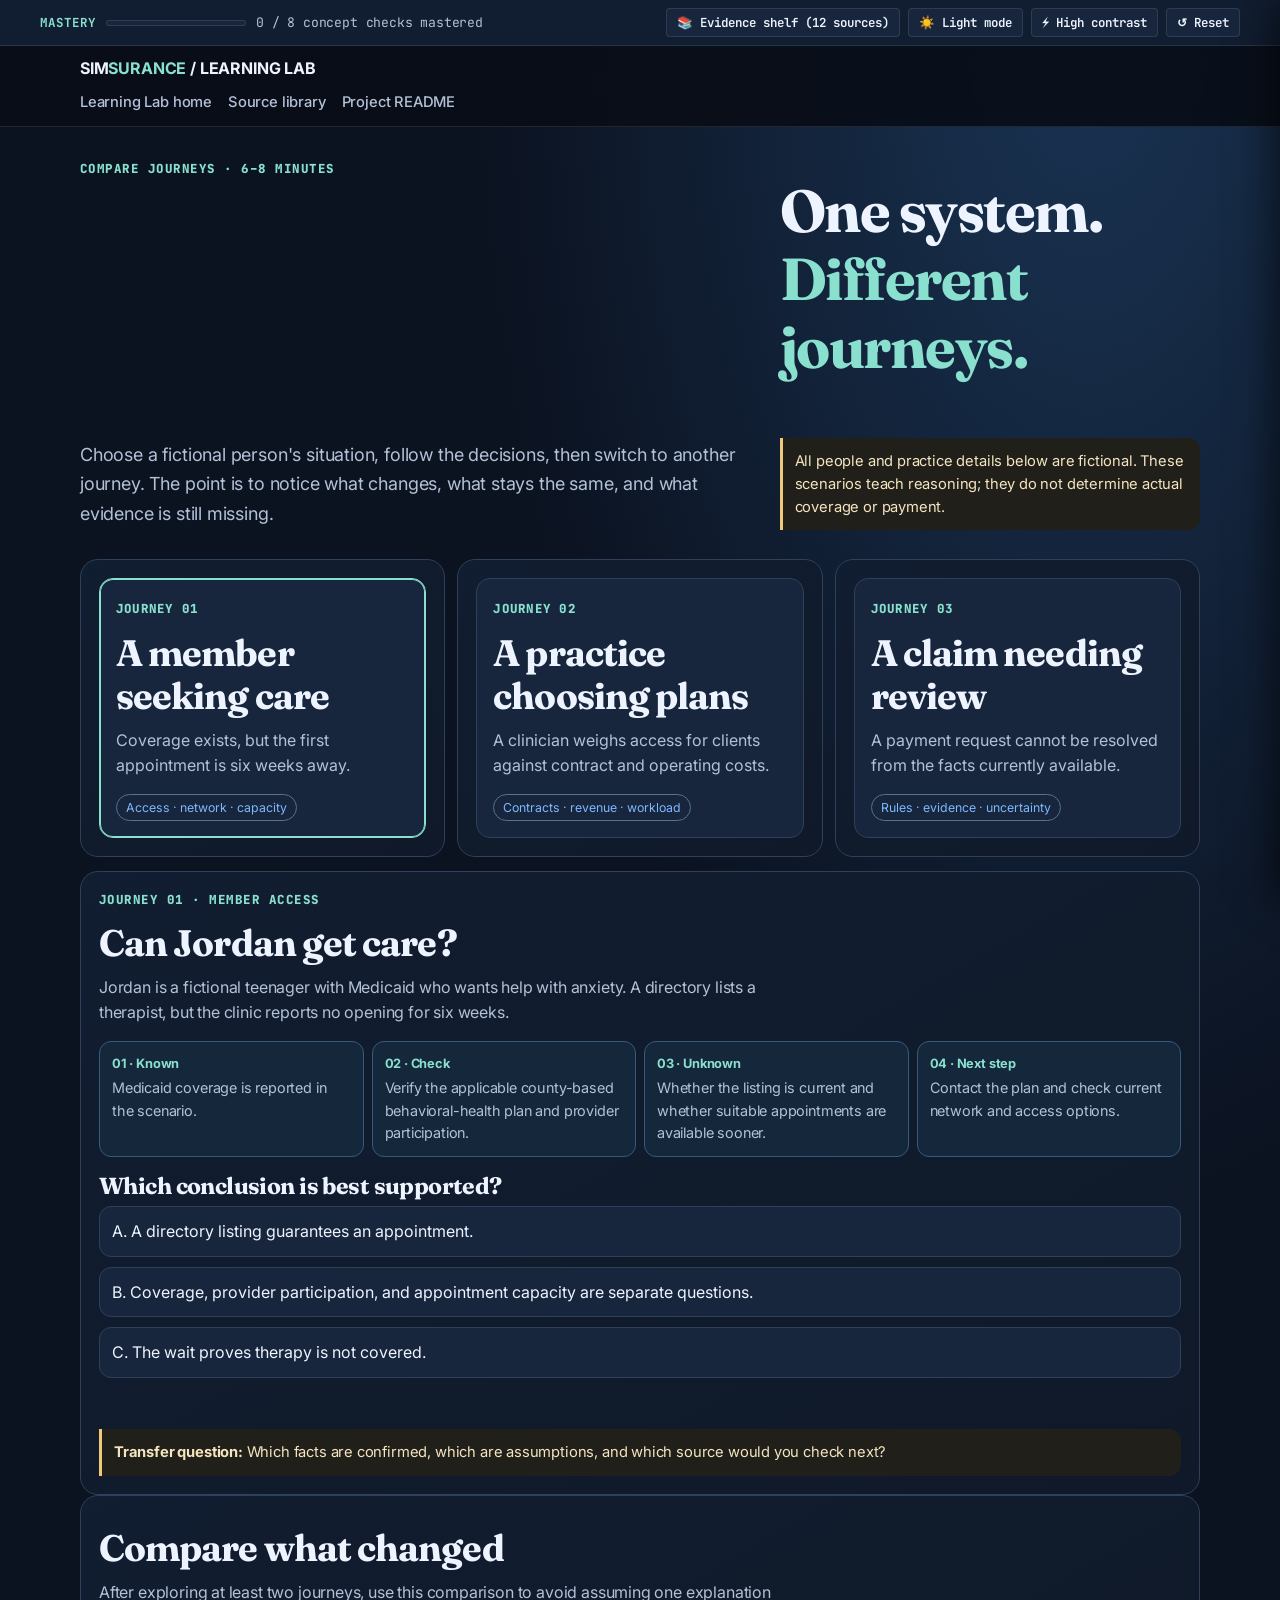
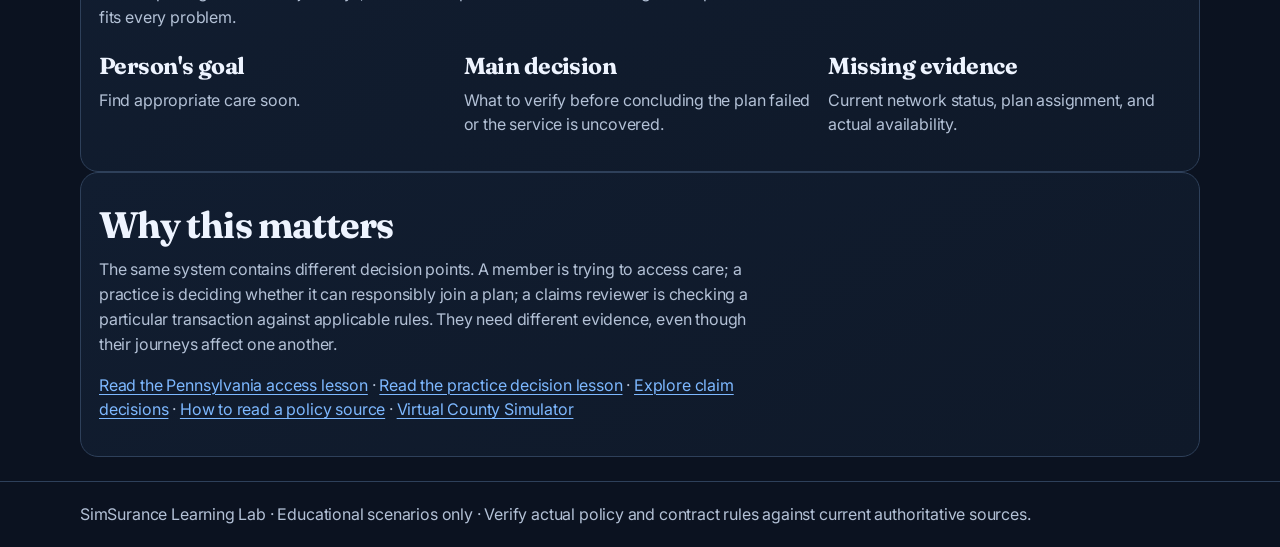
<file: learning-lab/journeys.html>
<!doctype html>
<html lang="en">
<head>
<meta charset="utf-8"><meta name="viewport" content="width=device-width,initial-scale=1">
<meta name="theme-color" content="#101a2c"><title>Multiple Journeys | SimSurance Learning Lab</title>
<link rel="stylesheet" href="./theme.css">
<style>
:root{color-scheme:dark;--bg:#0b1220;--panel:#111d30;--panel2:#17263c;--ink:#eef4ff;--muted:#b3c1d6;--line:#2e405a;--blue:#7db8ff;--mint:#89e0ce;--gold:#f0c879;font-family:ui-sans-serif,system-ui,-apple-system,BlinkMacSystemFont,"Segoe UI",sans-serif}
*{box-sizing:border-box}body{margin:0;background:radial-gradient(ellipse at 85% 0%,#1a3454 0,transparent 40%),var(--bg);color:var(--ink);line-height:1.55}a{color:var(--blue)}button{font:inherit;cursor:pointer}.wrap{width:min(1120px,calc(100% - 28px));margin:auto}.top{padding:16px 0;border-bottom:1px solid var(--line)}nav{display:flex;gap:16px;flex-wrap:wrap}nav a{font-size:.92rem}.hero{padding:32px 0 12px}.eyebrow{color:var(--mint);font-size:.78rem;font-weight:800;letter-spacing:.12em;text-transform:uppercase}h1{font-size:clamp(2.1rem,5vw,3.7rem);line-height:1.05;margin:.3em 0}.lede,.muted{color:var(--muted)}.grid{display:grid;grid-template-columns:repeat(3,minmax(0,1fr));gap:12px}.card,.panel{border:1px solid var(--line);border-radius:18px;background:linear-gradient(150deg,var(--panel),#0f1929);padding:18px}.journey-choice{text-align:left;color:var(--ink);width:100%;height:100%;border:1px solid var(--line);border-radius:14px;background:var(--panel2);padding:16px}.journey-choice[aria-pressed=true]{border-color:var(--mint);box-shadow:inset 0 0 0 1px var(--mint)}.num{color:var(--mint);font-size:.78rem;letter-spacing:.1em;font-weight:800}.flow{display:grid;grid-template-columns:repeat(4,minmax(0,1fr));gap:8px;margin:16px 0}.node{padding:12px;border:1px solid #365b7a;background:#15273b;border-radius:12px}.node b{display:block;color:var(--mint);font-size:.8rem}.node p{margin:.25em 0 0;font-size:.9rem}.questions{display:grid;gap:10px}.answer{background:var(--panel2);border:1px solid var(--line);border-radius:12px;padding:12px;color:var(--ink);text-align:left;width:100%}.answer:hover{border-color:var(--blue)}.feedback{min-height:3.2em;color:var(--mint);padding-top:8px}.tag{display:inline-block;border:1px solid #55728e;border-radius:99px;padding:3px 9px;font-size:.77rem;color:var(--blue)}.notice{border-left:3px solid var(--gold);background:#211f1a;padding:12px;border-radius:0 12px 12px 0;color:#f4e4bf}.hidden{display:none!important}footer{border-top:1px solid var(--line);margin-top:24px;padding:20px 0;color:var(--muted)}:focus-visible{outline:3px solid var(--gold);outline-offset:3px}@media(max-width:760px){.grid{grid-template-columns:1fr}.flow{grid-template-columns:1fr 1fr}.wrap{width:calc(100% - 22px)}}@media(prefers-reduced-motion:reduce){*{scroll-behavior:auto!important;transition:none!important}}
</style></head>
<body><header class="top"><div class="wrap"><strong>SIM<span style="color:var(--mint)">SURANCE</span> / LEARNING LAB</strong><nav aria-label="Lesson navigation"><a href="./index.html">Learning Lab home</a><a href="./index.html#source-library">Source library</a><a href="../">Project README</a></nav></div></header>
<main class="wrap">
<section class="hero"><div class="eyebrow">Compare journeys · 6–8 minutes</div><h1>One system.<br><span style="color:var(--mint)">Different journeys.</span></h1><p class="lede">Choose a fictional person's situation, follow the decisions, then switch to another journey. The point is to notice what changes, what stays the same, and what evidence is still missing.</p><p class="notice">All people and practice details below are fictional. These scenarios teach reasoning; they do not determine actual coverage or payment.</p></section>
<section class="grid" aria-label="Choose a journey">
<div class="card"><button class="journey-choice" data-journey="member" aria-pressed="true"><span class="num">JOURNEY 01</span><h2>A member seeking care</h2><p>Coverage exists, but the first appointment is six weeks away.</p><span class="tag">Access · network · capacity</span></button></div>
<div class="card"><button class="journey-choice" data-journey="practice" aria-pressed="false"><span class="num">JOURNEY 02</span><h2>A practice choosing plans</h2><p>A clinician weighs access for clients against contract and operating costs.</p><span class="tag">Contracts · revenue · workload</span></button></div>
<div class="card"><button class="journey-choice" data-journey="claim" aria-pressed="false"><span class="num">JOURNEY 03</span><h2>A claim needing review</h2><p>A payment request cannot be resolved from the facts currently available.</p><span class="tag">Rules · evidence · uncertainty</span></button></div>
</section>
<section class="panel" aria-live="polite" style="margin-top:14px">
<div class="eyebrow" id="journey-kicker">JOURNEY 01 · MEMBER ACCESS</div><h2 id="journey-title">Can Jordan get care?</h2><p id="journey-context">Jordan is a fictional teenager with Medicaid who wants help with anxiety. A directory lists a therapist, but the clinic reports no opening for six weeks.</p>
<div class="flow" id="journey-flow">
<div class="node"><b>01 · Known</b><p>Medicaid coverage is reported in the scenario.</p></div><div class="node"><b>02 · Check</b><p>Verify the applicable county-based behavioral-health plan and provider participation.</p></div><div class="node"><b>03 · Unknown</b><p>Whether the listing is current and whether suitable appointments are available sooner.</p></div><div class="node"><b>04 · Next step</b><p>Contact the plan and check current network and access options.</p></div>
</div>
<h3 id="question-title">Which conclusion is best supported?</h3><div class="questions" id="journey-answers">
<button class="answer" data-answer="wrong">A. A directory listing guarantees an appointment.</button><button class="answer" data-answer="right">B. Coverage, provider participation, and appointment capacity are separate questions.</button><button class="answer" data-answer="wrong">C. The wait proves therapy is not covered.</button>
</div><div class="feedback" id="journey-feedback" role="status"></div>
<div class="notice"><strong>Transfer question:</strong> Which facts are confirmed, which are assumptions, and which source would you check next?</div>
</section>
<section class="panel"><h2>Compare what changed</h2><p class="muted">After exploring at least two journeys, use this comparison to avoid assuming one explanation fits every problem.</p>
<div class="grid"><div><h3>Person's goal</h3><p id="compare-goal">Find appropriate care soon.</p></div><div><h3>Main decision</h3><p id="compare-decision">What to verify before concluding the plan failed or the service is uncovered.</p></div><div><h3>Missing evidence</h3><p id="compare-evidence">Current network status, plan assignment, and actual availability.</p></div></div>
</section>
<section class="panel"><h2>Why this matters</h2><p>The same system contains different decision points. A member is trying to access care; a practice is deciding whether it can responsibly join a plan; a claims reviewer is checking a particular transaction against applicable rules. They need different evidence, even though their journeys affect one another.</p><p><a href="./index.html#pa-access-pathway">Read the Pennsylvania access lesson</a> · <a href="./index.html#practice-payer-decisions">Read the practice decision lesson</a> · <a href="./claim-decisions.html">Explore claim decisions</a> · <a href="./reading-policy.html">How to read a policy source</a> · <a href="./county-lab.html">Virtual County Simulator</a></p></section>
</main><footer><div class="wrap">SimSurance Learning Lab · Educational scenarios only · Verify actual policy and contract rules against current authoritative sources.</div></footer>
<script src="./lab-shell.js"></script>
<script>
(function(){
const data={
member:{kicker:'JOURNEY 01 · MEMBER ACCESS',title:'Can Jordan get care?',context:'Jordan is a fictional teenager with Medicaid who wants help with anxiety. A directory lists a therapist, but the clinic reports no opening for six weeks.',nodes:[['01 · Known','Medicaid coverage is reported in the scenario.'],['02 · Check','Verify the applicable county-based behavioral-health plan and provider participation.'],['03 · Unknown','Whether the listing is current and whether suitable appointments are available sooner.'],['04 · Next step','Contact the plan and check current network and access options.']],q:'Which conclusion is best supported?',answers:[['A. A directory listing guarantees an appointment.','wrong'],['B. Coverage, provider participation, and appointment capacity are separate questions.','right'],['C. The wait proves therapy is not covered.','wrong']],goal:'Find appropriate care soon.',decision:'What to verify before concluding the plan failed or the service is uncovered.',evidence:'Current network status, plan assignment, and actual availability.'},
practice:{kicker:'JOURNEY 02 · PRACTICE OPERATIONS',title:'Should Morgan’s practice join a plan?',context:'Morgan runs a fictional small counseling practice. A plan could help more clients afford sessions, but Morgan has not confirmed its contract rate, credentialing requirements, claim workload, or whether the network is accepting clinicians.',nodes:[['01 · Known','The practice wants to serve more clients.'],['02 · Check','Confirm eligibility, network openings, contract terms, billing rules, and credentialing.'],['03 · Unknown','Net revenue after costs, claim burden, payment timing, and referral demand.'],['04 · Next step','Collect current documents and estimate workload and finances before deciding.']],q:'What is the strongest next step?',answers:[['A. Join because any insurance referrals are good for business.','wrong'],['B. Decline because the listed rate is not the highest.','wrong'],['C. Compare client access, net revenue, contract obligations, and capacity using verified details.','right']],goal:'Choose plans the practice can serve clients through sustainably.',decision:'Whether participation fits the practice’s clients, finances, eligibility, and operations.',evidence:'Current contract/fee schedule, enrollment criteria, claim rules, network status, and practice cost estimates.'},
claim:{kicker:'JOURNEY 03 · CLAIM REVIEW',title:'Why is the payment request unresolved?',context:'A fictional clinician submits a claim. The response says more information is needed, but the case file does not include the exact reason code, contract, service details, or relevant policy version.',nodes:[['01 · Known','A claim was submitted and the response requests more information.'],['02 · Check','Read the remittance or response code and applicable plan instructions.'],['03 · Unknown','The exact rule, missing information, and whether correction or appeal is appropriate.'],['04 · Next step','Obtain the complete notice and applicable rule before changing or resubmitting anything.']],q:'What should the reviewer do first?',answers:[['A. Mark it denied because no payment arrived.','wrong'],['B. Assume the payer made a mistake and resubmit unchanged.','wrong'],['C. Identify the response code, required evidence, and rule version before deciding.','right']],goal:'Resolve the payment request accurately.',decision:'Whether the request can be paid, corrected, appealed, or needs further review.',evidence:'Full response/remittance, submitted claim details, applicable contract and policy version.'}
};
function select(key){const d=data[key];document.querySelectorAll('[data-journey]').forEach(b=>b.setAttribute('aria-pressed',String(b.dataset.journey===key)));document.getElementById('journey-kicker').textContent=d.kicker;document.getElementById('journey-title').textContent=d.title;document.getElementById('journey-context').textContent=d.context;document.getElementById('question-title').textContent=d.q;document.getElementById('compare-goal').textContent=d.goal;document.getElementById('compare-decision').textContent=d.decision;document.getElementById('compare-evidence').textContent=d.evidence;const flow=document.getElementById('journey-flow');flow.replaceChildren(...d.nodes.map(([h,p])=>{const div=document.createElement('div');div.className='node';const b=document.createElement('b');b.textContent=h;const para=document.createElement('p');para.textContent=p;div.append(b,para);return div;}));const answers=document.getElementById('journey-answers');answers.replaceChildren(...d.answers.map(([label,result])=>{const b=document.createElement('button');b.className='answer';b.textContent=label;b.dataset.answer=result;b.addEventListener('click',()=>{const f=document.getElementById('journey-feedback');f.textContent=result==='right'?'Correct. The scenario supports a careful next step, not a conclusion beyond the evidence.':'Not supported by the facts given. Identify what is known and verify the missing information first.';f.style.color=result==='right'?'var(--mint)':'var(--gold)';if(result==='right'&&window.SimSuranceLab)window.SimSuranceLab.recordCheckpoint('quiz-journeys');});return b;}));document.getElementById('journey-feedback').textContent='';}
document.querySelectorAll('[data-journey]').forEach(b=>b.addEventListener('click',()=>select(b.dataset.journey)));
})();
</script></body></html>
</file>
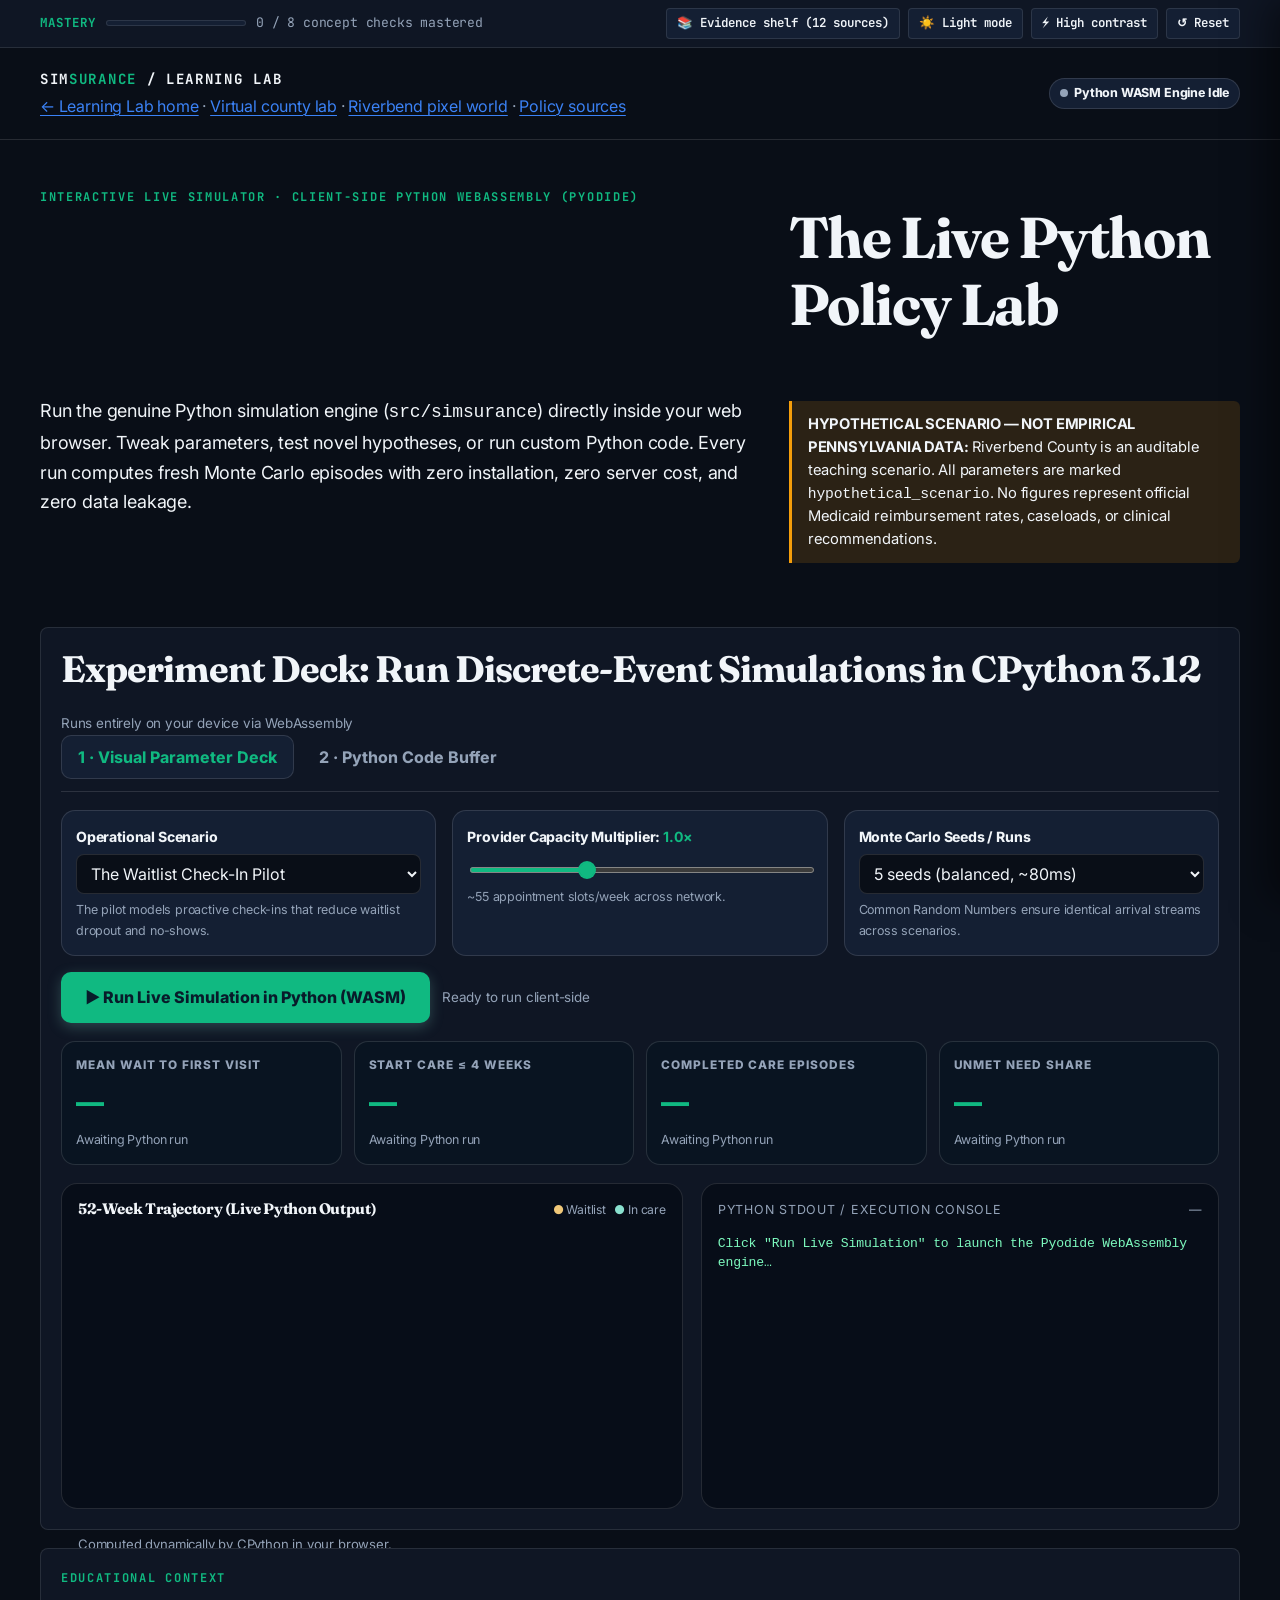
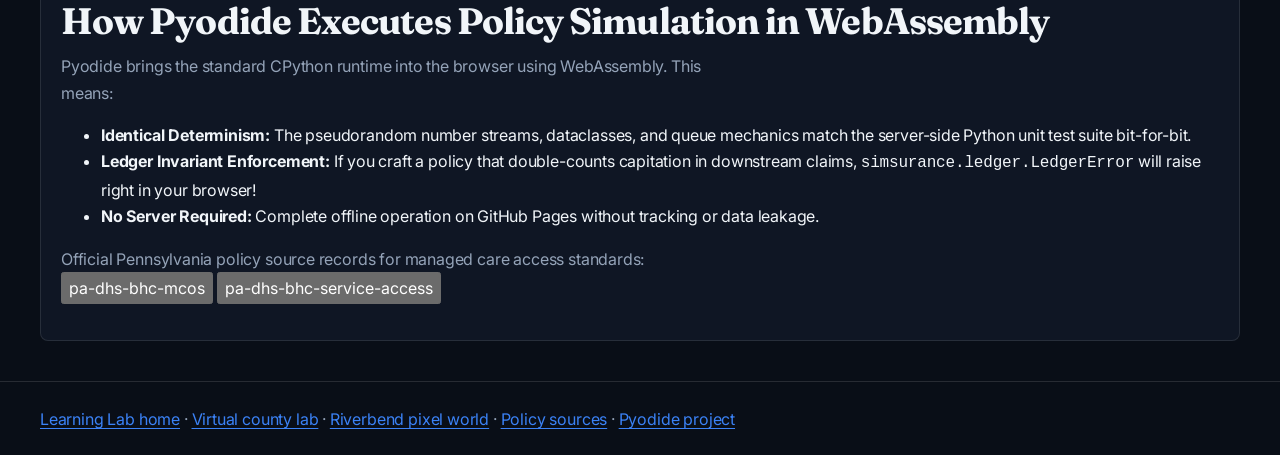
<file: learning-lab/live-simulation.html>
<!doctype html>
<html lang="en">
<head>
<meta charset="utf-8">
<meta name="viewport" content="width=device-width,initial-scale=1">
<meta name="theme-color" content="#101a2c">
<meta name="description" content="Run the authentic SimSurance Python discrete-event simulation live in your web browser via Pyodide WebAssembly. Tweak parameters or write Python scripts with zero installation on GitHub Pages.">
<title>In-Browser Python Policy Lab (Pyodide WASM) | SimSurance Learning Lab</title>
<style>
:root{
  color-scheme:dark;
  --bg:#0b1220;
  --panel:#111d30;
  --panel2:#17263c;
  --ink:#eef4ff;
  --muted:#b3c1d6;
  --line:#2e405a;
  --blue:#7db8ff;
  --mint:#89e0ce;
  --gold:#f0c879;
  --red:#ffb0a7;
  font-family:system-ui,-apple-system,"Segoe UI",sans-serif;
}
*{box-sizing:border-box}
body{
  margin:0;
  background:radial-gradient(ellipse at 80% 0,#1b3453,transparent 45%),var(--bg);
  color:var(--ink);
  line-height:1.6;
}
a{color:var(--blue)}
button,input,select,textarea{font:inherit}
a:focus-visible,button:focus-visible,select:focus-visible,textarea:focus-visible{outline:3px solid var(--gold);outline-offset:3px}
.wrap{width:min(1100px,calc(100% - 32px));margin:auto}
.head{padding:20px 0;border-bottom:1px solid var(--line)}
.brand{font-weight:850;letter-spacing:.05em}
.brand span{color:var(--mint)}
.hero{padding:36px 0 20px}
.eyebrow{font-size:.78rem;color:var(--mint);letter-spacing:.14em;font-weight:800;text-transform:uppercase}
.hero h1{font-size:clamp(2.1rem,5vw,3.6rem);line-height:1.08;letter-spacing:-.035em;margin:.3em 0}
.lede,.muted{color:var(--muted)}
.lede{font-size:1.1rem;max-width:76ch}
.panel{
  background:linear-gradient(150deg,var(--panel),#0f1929);
  border:1px solid var(--line);
  border-radius:20px;
  padding:24px;
  margin:18px 0;
}
.callout{
  border-left:3px solid var(--gold);
  background:#242119;
  color:#f5e7bf;
  padding:12px 14px;
  border-radius:0 12px 12px 0;
  margin:14px 0;
}
.badge{
  display:inline-flex;
  align-items:center;
  gap:6px;
  padding:4px 10px;
  border-radius:99px;
  font-size:.78rem;
  font-weight:750;
  background:var(--panel2);
  border:1px solid var(--line);
}
.badge-dot{width:8px;height:8px;border-radius:50%;background:var(--muted)}
.badge.ready .badge-dot{background:var(--mint);box-shadow:0 0 8px var(--mint)}
.badge.running .badge-dot{background:var(--gold);box-shadow:0 0 8px var(--gold);animation:pulse 1s infinite}
@keyframes pulse{0%,100%{opacity:1}50%{opacity:.3}}

/* Mode Tabs */
.tab-row{display:flex;gap:8px;margin-bottom:18px;border-bottom:1px solid var(--line);padding-bottom:12px}
.tab-btn{
  background:transparent;
  border:1px solid transparent;
  color:var(--muted);
  font-weight:750;
  padding:8px 16px;
  border-radius:10px;
  cursor:pointer;
}
.tab-btn[aria-selected="true"]{
  background:var(--panel2);
  border-color:var(--line);
  color:var(--mint);
}

/* Controls Grid */
.controls-grid{display:grid;grid-template-columns:repeat(auto-fit,minmax(240px,1fr));gap:16px;margin:16px 0}
.control-box{background:var(--panel2);border:1px solid var(--line);border-radius:14px;padding:14px}
.control-box label{display:block;font-weight:750;font-size:.88rem;margin-bottom:6px}
.control-box select,.control-box input[type="range"]{width:100%}
.control-box select{
  background:var(--bg);
  border:1px solid var(--line);
  color:var(--ink);
  border-radius:8px;
  padding:8px 10px;
}

/* Code Editor */
.code-pane{display:flex;flex-direction:column;gap:10px}
.preset-bar{display:flex;gap:8px;flex-wrap:wrap;align-items:center}
.preset-btn{
  background:var(--panel2);
  border:1px solid var(--line);
  color:var(--ink);
  font-size:.8rem;
  padding:5px 10px;
  border-radius:6px;
  cursor:pointer;
}
.preset-btn:hover{border-color:var(--mint);color:var(--mint)}
.code-editor{
  font-family:ui-monospace,SFMono-Regular,Consolas,Menlo,monospace;
  font-size:.9rem;
  line-height:1.45;
  background:#070d18;
  color:#d4e5ff;
  border:1px solid var(--line);
  border-radius:12px;
  padding:14px;
  width:100%;
  min-height:220px;
  resize:vertical;
}

/* Action Button */
.btn-run{
  background:var(--mint);
  color:#081b2a;
  border:0;
  border-radius:10px;
  padding:12px 24px;
  font-weight:800;
  font-size:1rem;
  cursor:pointer;
  display:inline-flex;
  align-items:center;
  gap:8px;
  box-shadow:0 4px 14px rgba(137,224,206,.25);
}
.btn-run:disabled{opacity:.5;cursor:not-allowed}

/* KPI Grid */
.kpi-grid{display:grid;grid-template-columns:repeat(auto-fit,minmax(200px,1fr));gap:12px;margin:18px 0}
.kpi-card{background:#091421;border:1px solid var(--line);border-radius:14px;padding:14px}
.kpi-card .label{font-size:.74rem;text-transform:uppercase;letter-spacing:.08em;color:var(--muted);font-weight:800}
.kpi-card .val{font-size:1.75rem;font-weight:850;color:var(--mint);font-variant-numeric:tabular-nums;margin:.15em 0}
.kpi-card .band{font-size:.78rem;color:var(--muted);font-variant-numeric:tabular-nums}

/* Visuals & Terminal */
.output-grid{display:grid;grid-template-columns:1.2fr 1fr;gap:18px;margin-top:16px}
.terminal-box,.chart-box{background:#070d18;border:1px solid var(--line);border-radius:16px;padding:16px}
.terminal-head{display:flex;justify-content:space-between;align-items:center;margin-bottom:8px;font-size:.78rem;color:var(--muted);text-transform:uppercase;letter-spacing:.06em}
.terminal{
  font-family:ui-monospace,SFMono-Regular,Consolas,Menlo,monospace;
  font-size:.82rem;
  line-height:1.45;
  color:#7df9be;
  min-height:180px;
  max-height:280px;
  overflow-y:auto;
  white-space:pre-wrap;
  background:transparent;
}
footer{border-top:1px solid var(--line);margin-top:40px;padding:24px 0;color:var(--muted)}
@media(max-width:860px){.output-grid{grid-template-columns:1fr}}
</style>
<link rel="stylesheet" href="./theme.css">
</head>
<body>
<header class="head">
  <div class="wrap" style="display:flex;justify-content:space-between;align-items:center;flex-wrap:wrap;gap:12px">
    <div>
      <div class="brand">SIM<span>SURANCE</span> / LEARNING LAB</div>
      <p class="muted" style="margin:2px 0 0"><a href="./index.html">← Learning Lab home</a> · <a href="./county-lab.html">Virtual county lab</a> · <a href="./visual-journey.html">Riverbend pixel world</a> · <a href="./reading-policy.html">Policy sources</a></p>
    </div>
    <div id="engineStatusBadge" class="badge">
      <span class="badge-dot"></span>
      <span id="engineStatusText">Python WASM Engine Idle</span>
    </div>
  </div>
</header>

<main class="wrap">
  <section class="hero" id="hero">
    <div class="eyebrow">Interactive Live Simulator · Client-Side Python WebAssembly (Pyodide)</div>
    <h1>The Live Python Policy Lab</h1>
    <p class="lede">Run the genuine Python simulation engine (<code>src/simsurance</code>) directly inside your web browser. Tweak parameters, test novel hypotheses, or run custom Python code. Every run computes fresh Monte Carlo episodes with zero installation, zero server cost, and zero data leakage.</p>
    <div class="callout">
      <strong>HYPOTHETICAL SCENARIO — NOT EMPIRICAL PENNSYLVANIA DATA:</strong> Riverbend County is an auditable teaching scenario. All parameters are marked <code>hypothetical_scenario</code>. No figures represent official Medicaid reimbursement rates, caseloads, or clinical recommendations.
    </div>
  </section>

  <section class="panel" id="lab-workspace" aria-labelledby="lab-heading">
    <div style="display:flex;justify-content:space-between;align-items:baseline;flex-wrap:wrap;gap:10px">
      <h2 id="lab-heading" style="margin:0 0 12px">Experiment Deck: Run Discrete-Event Simulations in CPython 3.12</h2>
      <span class="muted" style="font-size:.84rem" id="runMeta">Runs entirely on your device via WebAssembly</span>
    </div>

    <!-- Mode Switcher Tabs -->
    <div class="tab-row" role="tablist" aria-label="Simulation configuration modes">
      <button id="tabSliders" class="tab-btn" type="button" role="tab" aria-selected="true" aria-controls="viewSliders">1 · Visual Parameter Deck</button>
      <button id="tabCode" class="tab-btn" type="button" role="tab" aria-selected="false" aria-controls="viewCode">2 · Python Code Buffer</button>
    </div>

    <!-- View 1: Visual Sliders Deck -->
    <div id="viewSliders" role="tabpanel" aria-labelledby="tabSliders">
      <div class="controls-grid">
        <div class="control-box">
          <label for="selScenario">Operational Scenario</label>
          <select id="selScenario">
            <option value="care_coordination_pilot" selected>The Waitlist Check-In Pilot</option>
            <option value="baseline">Baseline (no pilot)</option>
          </select>
          <p class="muted" style="font-size:.78rem;margin:6px 0 0">The pilot models proactive check-ins that reduce waitlist dropout and no-shows.</p>
        </div>

        <div class="control-box">
          <label for="rngCapacity">Provider Capacity Multiplier: <strong id="valCapacity" style="color:var(--mint)">1.0×</strong></label>
          <input id="rngCapacity" type="range" min="0.5" max="2.0" step="0.25" value="1.0">
          <p class="muted" style="font-size:.78rem;margin:6px 0 0"><span id="lblCapacitySlots">~55 appointment slots/week</span> across network.</p>
        </div>

        <div class="control-box">
          <label for="selSeeds">Monte Carlo Seeds / Runs</label>
          <select id="selSeeds">
            <option value="1">1 seed (lightning-fast, ~20ms)</option>
            <option value="5" selected>5 seeds (balanced, ~80ms)</option>
            <option value="10">10 seeds (p10–p90 confidence bands, ~160ms)</option>
            <option value="20">20 seeds (high precision, ~320ms)</option>
          </select>
          <p class="muted" style="font-size:.78rem;margin:6px 0 0">Common Random Numbers ensure identical arrival streams across scenarios.</p>
        </div>
      </div>

      <div style="margin-top:16px;display:flex;gap:12px;align-items:center;flex-wrap:wrap">
        <button id="btnRunParametric" class="btn-run" type="button">
          <span>▶ Run Live Simulation in Python (WASM)</span>
        </button>
        <span class="muted" style="font-size:.84rem" id="paramStatusText">Ready to run client-side</span>
      </div>
    </div>

    <!-- View 2: Python Code Editor -->
    <div id="viewCode" role="tabpanel" aria-labelledby="tabCode" hidden>
      <div class="code-pane">
        <div class="preset-bar">
          <strong style="font-size:.82rem;color:var(--muted)">PRESETS:</strong>
          <button class="preset-btn" type="button" data-preset="single">52-Week Run</button>
          <button class="preset-btn" type="button" data-preset="multi">Monte Carlo Confidence Bands</button>
          <button class="preset-btn" type="button" data-preset="paradox">The Retention Paradox</button>
          <button class="preset-btn" type="button" data-preset="audit">Ledger Invariant Audit</button>
        </div>
        <textarea id="codeBuffer" class="code-editor" spellcheck="false" aria-label="Python code editor"></textarea>
        <div style="display:flex;gap:12px;align-items:center;flex-wrap:wrap">
          <button id="btnRunCode" class="btn-run" type="button">
            <span>▶ Execute Code in CPython [Ctrl+Enter]</span>
          </button>
          <span class="muted" style="font-size:.84rem">Directly imports <code>simsurance</code> in WebAssembly</span>
        </div>
      </div>
    </div>

    <!-- Live KPI Metrics from Python execution -->
    <div class="kpi-grid" id="kpiDeck" aria-live="polite">
      <div class="kpi-card">
        <div class="label">Mean Wait to First Visit</div>
        <div class="val" id="resWait">—</div>
        <div class="band" id="resWaitBand">Awaiting Python run</div>
      </div>
      <div class="kpi-card">
        <div class="label">Start Care ≤ 4 Weeks</div>
        <div class="val" id="resWithin4">—</div>
        <div class="band" id="resWithin4Band">Awaiting Python run</div>
      </div>
      <div class="kpi-card">
        <div class="label">Completed Care Episodes</div>
        <div class="val" id="resCompleted">—</div>
        <div class="band" id="resCompletedBand">Awaiting Python run</div>
      </div>
      <div class="kpi-card">
        <div class="label">Unmet Need Share</div>
        <div class="val" id="resUnmet">—</div>
        <div class="band" id="resUnmetBand">Awaiting Python run</div>
      </div>
    </div>

    <!-- Trajectory Chart & Live Terminal -->
    <div class="output-grid">
      <div class="chart-box">
        <div style="display:flex;justify-content:space-between;align-items:baseline;margin-bottom:8px">
          <h3 style="margin:0;font-size:.95rem">52-Week Trajectory (Live Python Output)</h3>
          <span style="font-size:.76rem;color:var(--muted)"><span style="color:#f0c879">●</span> Waitlist &nbsp; <span style="color:#89e0ce">●</span> In care</span>
        </div>
        <svg id="liveTrajectorySvg" viewBox="0 0 540 210" width="100%" height="auto" role="img" aria-label="Live simulation trajectory chart"></svg>
        <p class="muted" style="margin:6px 0 0;font-size:.82rem" id="chartCaption">Computed dynamically by CPython in your browser.</p>
      </div>

      <div class="terminal-box">
        <div class="terminal-head">
          <span>Python stdout / Execution Console</span>
          <span id="termTiming">—</span>
        </div>
        <pre id="termOut" class="terminal" tabindex="0" aria-label="Terminal output">Click "Run Live Simulation" to launch the Pyodide WebAssembly engine…</pre>
      </div>
    </div>
  </section>

  <section class="panel" id="learn-more">
    <div class="eyebrow">Educational Context</div>
    <h2 style="margin:.3em 0">How Pyodide Executes Policy Simulation in WebAssembly</h2>
    <p>Pyodide brings the standard CPython runtime into the browser using WebAssembly. This means:</p>
    <ul>
      <li><strong>Identical Determinism:</strong> The pseudorandom number streams, dataclasses, and queue mechanics match the server-side Python unit test suite bit-for-bit.</li>
      <li><strong>Ledger Invariant Enforcement:</strong> If you craft a policy that double-counts capitation in downstream claims, <code>simsurance.ledger.LedgerError</code> will raise right in your browser!</li>
      <li><strong>No Server Required:</strong> Complete offline operation on GitHub Pages without tracking or data leakage.</li>
    </ul>
    <p>Official Pennsylvania policy source records for managed care access standards:
      <button type="button" class="source-pill" data-source-id="pa-dhs-bhc-mcos">pa-dhs-bhc-mcos</button>
      <button type="button" class="source-pill" data-source-id="pa-dhs-bhc-service-access">pa-dhs-bhc-service-access</button>
    </p>
  </section>
</main>

<footer>
  <div class="wrap">
    <a href="./index.html">Learning Lab home</a> · <a href="./county-lab.html">Virtual county lab</a> · <a href="./visual-journey.html">Riverbend pixel world</a> · <a href="./reading-policy.html">Policy sources</a> · <a href="https://pyodide.org" target="_blank" rel="noopener">Pyodide project</a>
  </div>
</footer>

<script src="./py-simsurance.js"></script>
<script src="./py-runner.js"></script>
<script src="./lab-shell.js"></script>
<script>
(function() {
  'use strict';
  const $ = id => document.getElementById(id);

  const PRESETS = {
    single: `import json
from simsurance import load_config, generate_county, simulate

config = load_config("config/toy_county.json")
county = generate_county(config, seed=42)
result = simulate(config, county, "care_coordination_pilot", capacity_multiplier=1.25)

print(f"Scenario: {result.scenario_id} (capacity x{result.capacity_multiplier})")
print(f"Arrivals: {result.metrics['arrivals']:.0f}")
print(f"Completed episodes: {result.metrics['completed']:.0f}")
print(f"Mean wait: {result.metrics['mean_wait_weeks']:.1f} weeks")
print(f"Unmet need share: {result.metrics['unmet_need_share']:.1%}")
print(f"Consolidated system cost: \${result.ledger.total_cents(ledger_type='system') / 100:,.2f}")
print(f"Capitation transfer: \${result.ledger.total_cents(ledger_type='capitation') / 100:,.2f}")
`,
    multi: `from simsurance import load_config, run_replications, summarize_runs

config = load_config("config/toy_county.json")
seeds = list(range(1, 11))  # 10 seeded replications
results = run_replications(config, "care_coordination_pilot", seeds, capacity_multiplier=1.0)
summary = summarize_runs(results)

m = summary["metrics"]
print("=== 10-REPLICATION MONTE CARLO SUMMARY ===")
print(f"Completed: {m['completed']['mean']:.1f} (p10-p90: {m['completed']['p10']:.1f} - {m['completed']['p90']:.1f})")
print(f"Mean wait: {m['mean_wait_weeks']['mean']:.1f} wks (p10-p90: {m['mean_wait_weeks']['p10']:.1f} - {m['mean_wait_weeks']['p90']:.1f} wks)")
print(f"Unmet need: {m['unmet_need_share']['mean']:.1%}")
print(f"System cost: \${m['system_cost_cents']['mean']/100:,.2f}")
`,
    paradox: `from simsurance import load_config, generate_county, simulate

config = load_config("config/toy_county.json")
county = generate_county(config, seed=15)

base = simulate(config, county, "baseline", capacity_multiplier=0.75)
pilot = simulate(config, county, "care_coordination_pilot", capacity_multiplier=0.75)

print("=== THE QUEUING BOTTLENECK PARADOX (0.75x SLOTS) ===")
print(f"Completed: Baseline={base.metrics['completed']:.0f} vs Pilot={pilot.metrics['completed']:.0f} (Pilot +{pilot.metrics['completed'] - base.metrics['completed']:.0f})")
print(f"Week 52 Waitlist: Baseline={base.weekly_waitlist[-1]:.0f} vs Pilot={pilot.weekly_waitlist[-1]:.0f}")
print(f"Mean Wait Time: Baseline={base.metrics['mean_wait_weeks']:.1f}w vs Pilot={pilot.metrics['mean_wait_weeks']:.1f}w")
print("KEY INSIGHT: Reducing dropout kept more people waiting for scarce clinician slots!")
`,
    audit: `from simsurance import load_config, generate_county, simulate
from simsurance.ledger import TransactionType

config = load_config("config/toy_county.json")
county = generate_county(config, seed=20)
res = simulate(config, county, "care_coordination_pilot", capacity_multiplier=1.25)
ledger = res.ledger

print("=== STATUTORY ACCOUNTING INVARIANT AUDIT ===")
print("Total transactions logged:", len(ledger.transactions))
print(f"SERVICE_PAYMENT: \${ledger.total_cents(TransactionType.SERVICE_PAYMENT)/100:,.2f}")
print(f"ADMIN_COORDINATOR: \${ledger.total_cents(TransactionType.ADMIN_COORDINATOR)/100:,.2f}")
print(f"CAPITATION_TRANSFER: \${ledger.total_cents(TransactionType.CAPITATION_TRANSFER)/100:,.2f}")
print(f"CONSOLIDATED SYSTEM COST: \${ledger.total_cents(ledger_type='system')/100:,.2f}")

system = ledger.total_cents(ledger_type='system')
parts = ledger.total_cents(TransactionType.SERVICE_PAYMENT) + ledger.total_cents(TransactionType.ADMIN_COORDINATOR)
assert system == parts, "Accounting mismatch!"
print("✓ Invariant held: System Cost == Paid Claims + Coordination Cost.")
`
  };

  $('codeBuffer').value = PRESETS.single;

  // Tabs
  $('tabSliders').addEventListener('click', () => {
    $('tabSliders').setAttribute('aria-selected', 'true');
    $('tabCode').setAttribute('aria-selected', 'false');
    $('viewSliders').hidden = false;
    $('viewCode').hidden = true;
  });
  $('tabCode').addEventListener('click', () => {
    $('tabCode').setAttribute('aria-selected', 'true');
    $('tabSliders').setAttribute('aria-selected', 'false');
    $('viewCode').hidden = false;
    $('viewSliders').hidden = true;
  });

  // Presets
  document.querySelectorAll('[data-preset]').forEach(btn => {
    btn.addEventListener('click', () => {
      const code = PRESETS[btn.dataset.preset];
      if (code) $('codeBuffer').value = code;
    });
  });

  // Capacity Slider
  $('rngCapacity').addEventListener('input', () => {
    const mult = Number($('rngCapacity').value);
    $('valCapacity').textContent = `${mult.toFixed(2)}×`;
    $('lblCapacitySlots').textContent = `~${Math.round(55 * mult)} appointment slots/week`;
  });

  // Status updates
  window.SimSurancePyRunner.subscribe(ev => {
    const badge = $('engineStatusBadge');
    badge.className = 'badge ' + ev.state;
    if (ev.state === 'loading') {
      $('engineStatusText').textContent = ev.message || 'Loading Pyodide WASM…';
    } else if (ev.state === 'ready') {
      $('engineStatusText').textContent = 'CPython 3.12 (WASM) Ready';
    } else if (ev.state === 'running') {
      $('engineStatusText').textContent = 'Running Monte Carlo Simulation…';
    } else if (ev.state === 'error') {
      $('engineStatusText').textContent = 'Engine Error';
    }
  });

  function renderChart(waitlist, inCare) {
    const svg = $('liveTrajectorySvg');
    if (!waitlist || !waitlist.length) return;
    const maxVal = Math.max(...waitlist, ...inCare, 20);
    const w = 540, h = 210, padX = 35, padY = 25;
    const plotW = w - padX * 2, plotH = h - padY * 2;

    const toX = i => padX + (i / (waitlist.length - 1)) * plotW;
    const toY = v => padY + plotH - (v / maxVal) * plotH;

    const waitPoints = waitlist.map((v, i) => `${toX(i).toFixed(1)},${toY(v).toFixed(1)}`).join(' ');
    const carePoints = inCare.map((v, i) => `${toX(i).toFixed(1)},${toY(v).toFixed(1)}`).join(' ');

    svg.innerHTML = `
      <line x1="${padX}" y1="${padY + plotH}" x2="${w - padX}" y2="${padY + plotH}" stroke="var(--line)" stroke-width="1"/>
      <line x1="${padX}" y1="${padY}" x2="${padX}" y2="${padY + plotH}" stroke="var(--line)" stroke-width="1"/>
      <text x="${padX - 8}" y="${padY + 12}" fill="var(--muted)" font-size="10" text-anchor="end">${Math.round(maxVal)}</text>
      <text x="${padX - 8}" y="${padY + plotH}" fill="var(--muted)" font-size="10" text-anchor="end">0</text>
      <text x="${padX}" y="${h - 6}" fill="var(--muted)" font-size="10">Wk 1</text>
      <text x="${w - padX}" y="${h - 6}" fill="var(--muted)" font-size="10" text-anchor="end">Wk 52</text>
      <polyline points="${waitPoints}" fill="none" stroke="#f0c879" stroke-width="2.5" stroke-linecap="round"/>
      <polyline points="${carePoints}" fill="none" stroke="#89e0ce" stroke-width="2.5" stroke-linecap="round"/>
    `;
  }

  function updateKpiDeck(metrics) {
    if (!metrics) return;
    const fmt = (v, d = 1) => Number(v).toFixed(d);
    $('resWait').textContent = `${fmt(metrics.mean_wait_weeks.mean)} wks`;
    $('resWaitBand').textContent = `p10–p90: ${fmt(metrics.mean_wait_weeks.p10)} – ${fmt(metrics.mean_wait_weeks.p90)} wks`;
    $('resWithin4').textContent = `${(metrics.start_within_4_weeks_share.mean * 100).toFixed(1)}%`;
    $('resWithin4Band').textContent = `p10–p90: ${(metrics.start_within_4_weeks_share.p10 * 100).toFixed(0)}% – ${(metrics.start_within_4_weeks_share.p90 * 100).toFixed(0)}%`;
    $('resCompleted').textContent = fmt(metrics.completed.mean, 0);
    $('resCompletedBand').textContent = `out of ~${fmt(metrics.arrivals.mean, 0)} arrivals`;
    $('resUnmet').textContent = `${(metrics.unmet_need_share.mean * 100).toFixed(1)}%`;
    $('resUnmetBand').textContent = `Dropped + waiting at wk 52`;
  }

  // Run Parametric
  $('btnRunParametric').addEventListener('click', async () => {
    const btn = $('btnRunParametric');
    btn.disabled = true;
    $('termTiming').textContent = 'Executing…';
    $('paramStatusText').textContent = 'Running Monte Carlo replications in Pyodide…';

    try {
      const scenario = $('selScenario').value;
      const capacityMultiplier = Number($('rngCapacity').value);
      const seedCount = Number($('selSeeds').value);
      const seeds = Array.from({ length: seedCount }, (_, i) => i + 1);

      const parsed = await window.SimSurancePyRunner.runSimulationGrid({
        scenario,
        capacityMultiplier,
        seeds,
      });

      updateKpiDeck(parsed.metrics);
      if (parsed.trajectory) {
        renderChart(parsed.trajectory.weekly_waitlist, parsed.trajectory.weekly_in_care);
      }
      $('termOut').textContent = `✓ Ran ${seedCount} seeded simulation(s) in ${parsed.durationMs}ms via CPython 3.12 (Pyodide WebAssembly).
Scenario: ${parsed.scenario_id} · Capacity: ${parsed.capacity_multiplier}x
Mean wait: ${parsed.metrics.mean_wait_weeks.mean.toFixed(2)} weeks
Completed episodes: ${parsed.metrics.completed.mean.toFixed(1)}
Consolidated system cost: $${(parsed.metrics.system_cost_cents.mean / 100).toLocaleString('en-US', {minimumFractionDigits: 2})}
Capitation transfer: $${(parsed.metrics.capitation_transfers_cents.mean / 100).toLocaleString('en-US', {minimumFractionDigits: 2})}`;
      $('termTiming').textContent = `${parsed.durationMs}ms`;
      $('paramStatusText').textContent = `Finished in ${parsed.durationMs}ms!`;

      if (window.SimSuranceLab && typeof window.SimSuranceLab.recordCheckpoint === 'function') {
        window.SimSuranceLab.recordCheckpoint('python-wasm-simulation');
      }
    } catch (err) {
      $('termOut').textContent = `Simulation Error: ${err.message}`;
      $('paramStatusText').textContent = 'Error occurred';
    } finally {
      btn.disabled = false;
    }
  });

  // Run Code
  $('btnRunCode').addEventListener('click', async () => {
    const btn = $('btnRunCode');
    btn.disabled = true;
    $('termTiming').textContent = 'Executing…';
    try {
      const code = $('codeBuffer').value;
      const res = await window.SimSurancePyRunner.runCode(code);
      if (res.success) {
        $('termOut').textContent = res.stdout || '(Executed with no printed stdout)';
        $('termTiming').textContent = `${res.durationMs}ms`;
        if (window.SimSuranceLab && typeof window.SimSuranceLab.recordCheckpoint === 'function') {
          window.SimSuranceLab.recordCheckpoint('python-wasm-simulation');
        }
      } else {
        $('termOut').textContent = `Traceback:\n${res.error}\n\n${res.stdout}`;
        $('termTiming').textContent = 'Error';
      }
    } catch (err) {
      $('termOut').textContent = `Runtime Error: ${err.message}`;
    } finally {
      btn.disabled = false;
    }
  });

  // Ctrl+Enter shortcut in code editor
  $('codeBuffer').addEventListener('keydown', (ev) => {
    if ((ev.ctrlKey || ev.metaKey) && ev.key === 'Enter') {
      ev.preventDefault();
      $('btnRunCode').click();
    }
  });
})();
</script>
</body>
</html>
</file>
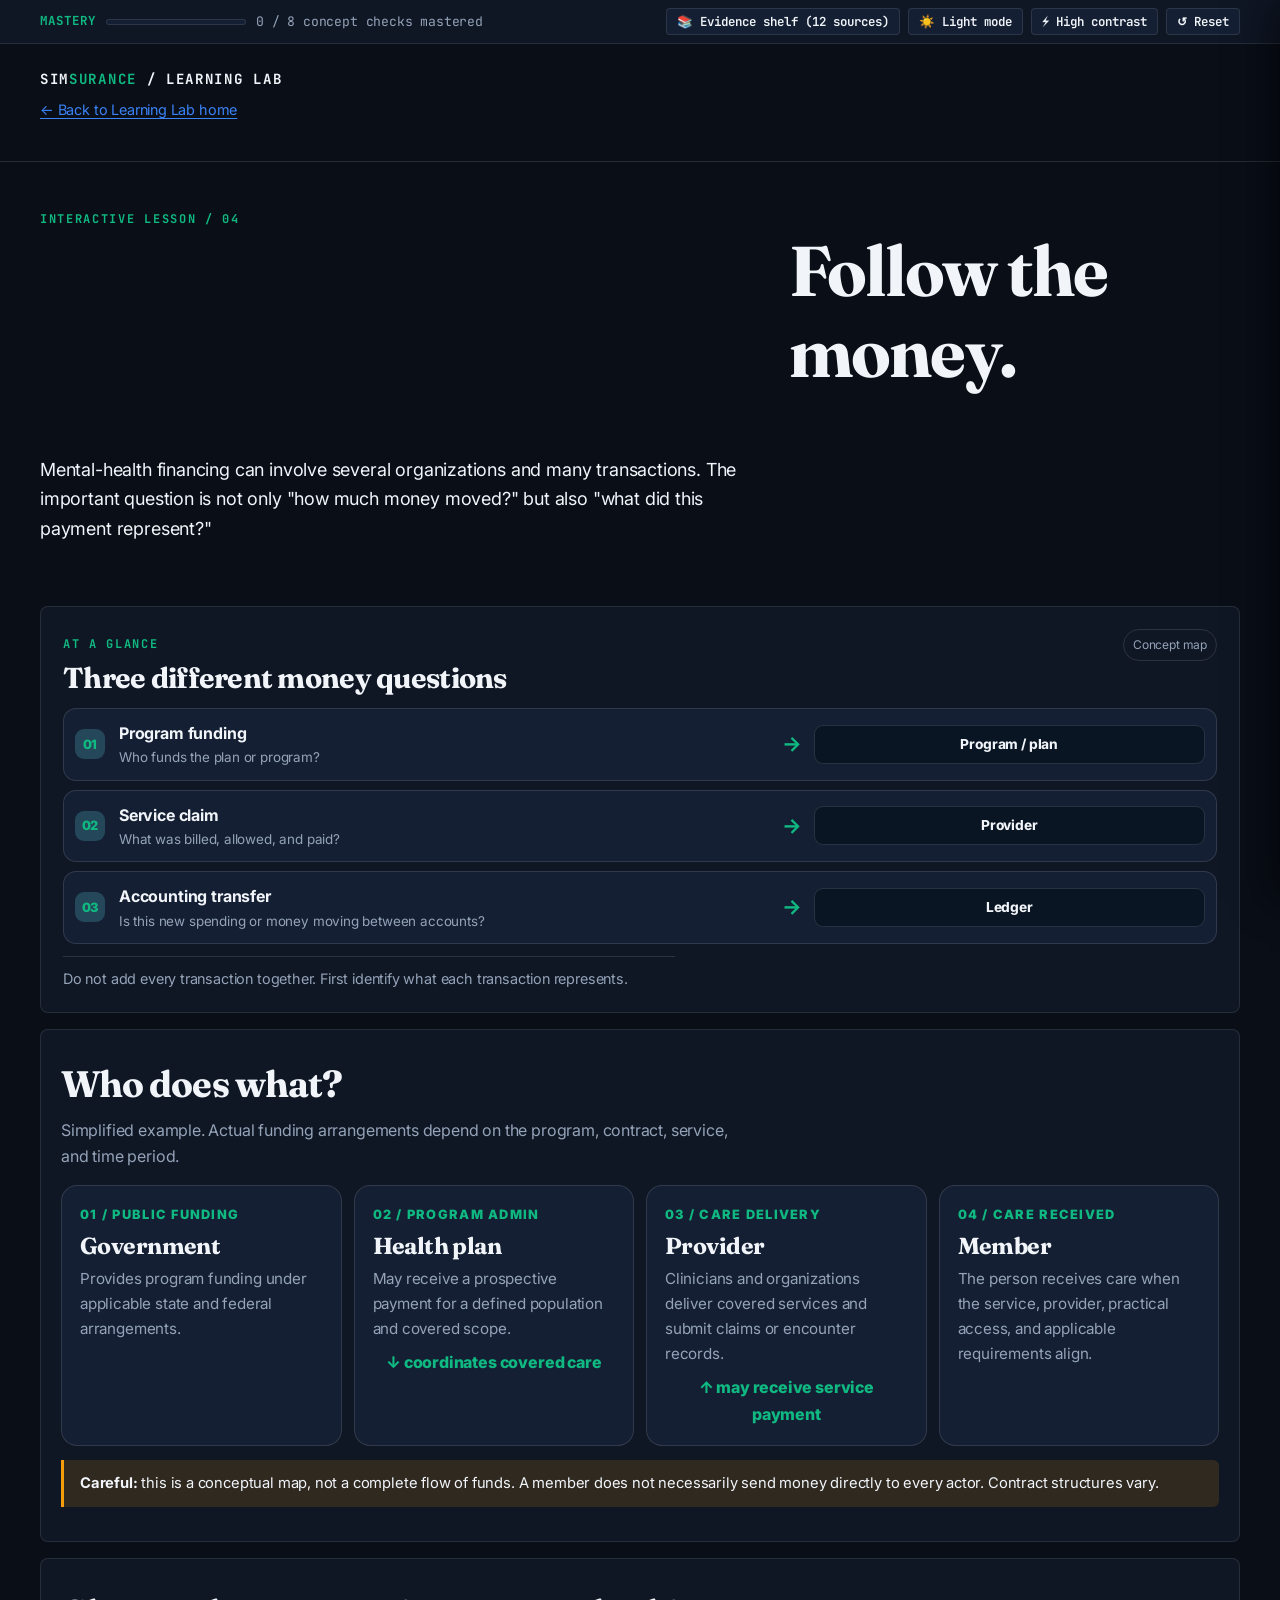
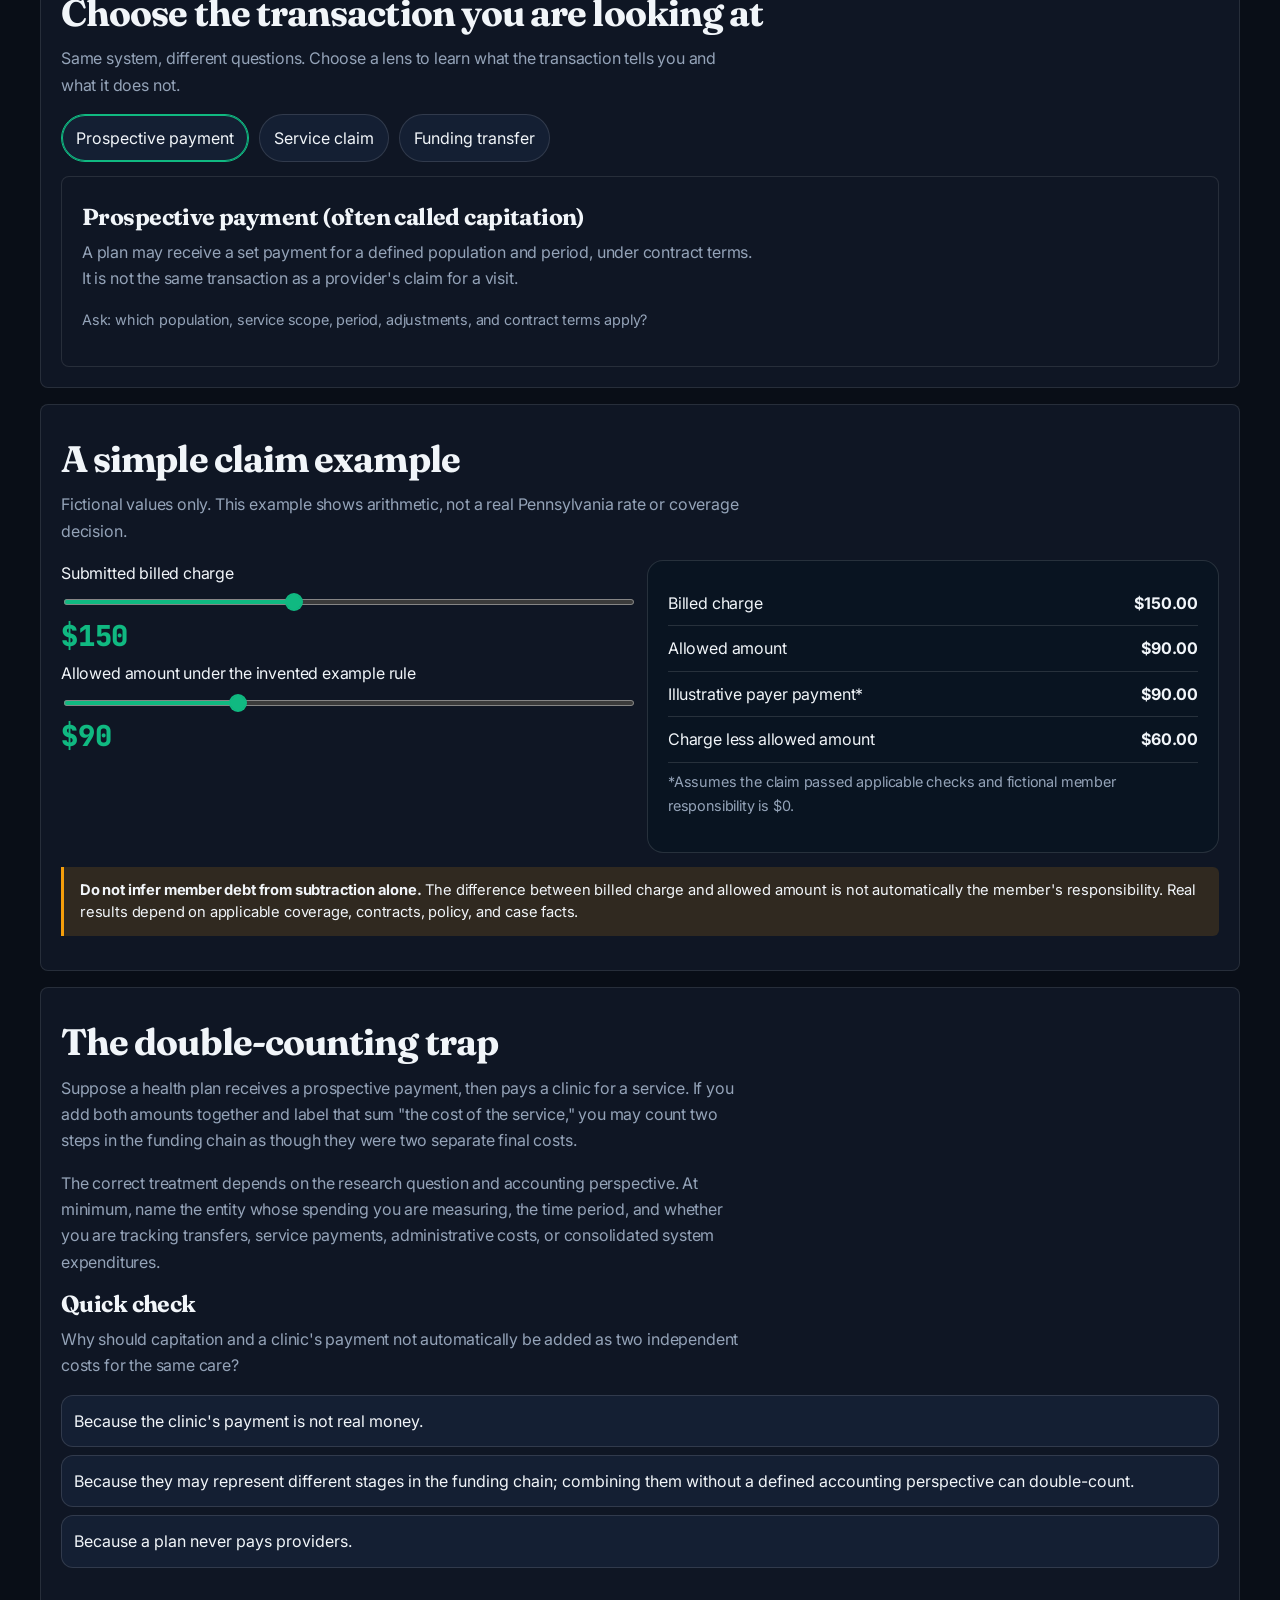
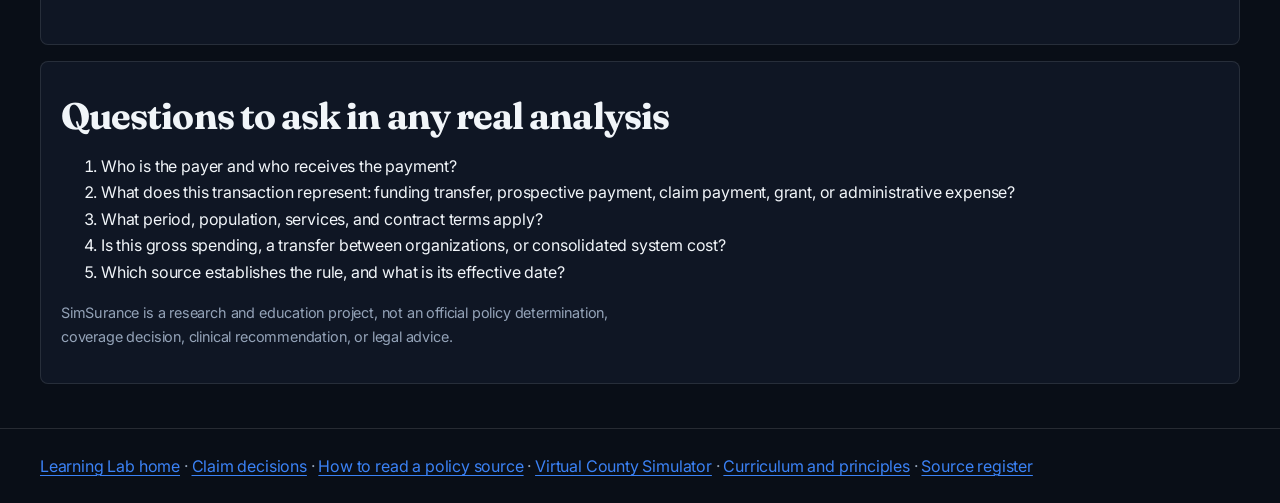
<file: learning-lab/money-flow.html>
<!doctype html>
<html lang="en">
<head>
<meta charset="utf-8">
<meta name="viewport" content="width=device-width,initial-scale=1">
<meta name="theme-color" content="#101a2c">
<title>Follow the Money | SimSurance Learning Lab</title>
<style>
:root{color-scheme:dark;--bg:#0b1220;--panel:#111d30;--panel2:#17263c;--ink:#eef4ff;--muted:#b3c1d6;--line:#2e405a;--blue:#7db8ff;--mint:#89e0ce;--gold:#f0c879;font-family:system-ui,-apple-system,"Segoe UI",sans-serif}
*{box-sizing:border-box}body{margin:0;background:radial-gradient(ellipse at 80% 0,#1b3453,transparent 45%),var(--bg);color:var(--ink);line-height:1.6}a{color:var(--blue)}a:focus-visible,button:focus-visible,input:focus-visible{outline:3px solid var(--gold);outline-offset:3px}.wrap{width:min(1020px,calc(100% - 32px));margin:auto}.head{padding:24px 0;border-bottom:1px solid var(--line)}.brand{font-weight:850;letter-spacing:.05em}.brand span{color:var(--mint)}.hero{padding:48px 0 28px}.eyebrow{font-size:.78rem;color:var(--mint);letter-spacing:.14em;font-weight:800;text-transform:uppercase}.hero h1{font-size:clamp(2.3rem,6vw,4.4rem);line-height:1.04;letter-spacing:-.04em;margin:.3em 0}.lede{max-width:75ch;color:var(--muted);font-size:1.1rem}.panel{background:linear-gradient(150deg,var(--panel),#0f1929);border:1px solid var(--line);border-radius:20px;padding:22px;margin:16px 0}.flow{display:grid;grid-template-columns:repeat(4,1fr);gap:12px}.actor{padding:18px;border:1px solid var(--line);background:var(--panel2);border-radius:16px;min-height:160px}.actor .n{color:var(--mint);font-weight:850;font-size:.8rem;letter-spacing:.1em}.actor h3{margin:.3em 0}.actor p{margin:0;color:var(--muted);font-size:.95rem}.arr{display:block;text-align:center;color:var(--mint);font-weight:800;padding-top:8px}.chooser{display:flex;flex-wrap:wrap;gap:10px;margin:14px 0}.chooser button{border:1px solid var(--line);border-radius:99px;background:var(--panel2);color:var(--ink);padding:10px 14px;font:inherit;cursor:pointer}.chooser button[aria-pressed=true]{border-color:var(--mint);box-shadow:inset 0 0 0 1px var(--mint)}.statgrid{display:grid;grid-template-columns:1fr 1fr;gap:14px}.math{background:#091421;border:1px solid var(--line);border-radius:16px;padding:20px}.row{display:flex;justify-content:space-between;gap:15px;border-bottom:1px solid var(--line);padding:9px 0}.row:last-child{border:0}.number{font-size:1.8rem;font-weight:850;color:var(--mint);font-variant-numeric:tabular-nums}.callout{border-left:3px solid var(--gold);background:#242119;color:#f5e7bf;padding:12px 14px;border-radius:0 12px 12px 0;margin:14px 0}.muted{color:var(--muted)}.small{font-size:.9rem}.quiz button{display:block;width:100%;text-align:left;border:1px solid var(--line);border-radius:12px;background:var(--panel2);color:var(--ink);padding:12px;margin:8px 0;font:inherit;cursor:pointer}.feedback{min-height:3em;color:var(--mint)}footer{border-top:1px solid var(--line);margin-top:44px;padding:24px 0;color:var(--muted)}
@media(max-width:760px){.flow,.statgrid{grid-template-columns:1fr}.actor{min-height:0}.hero{padding-top:36px}}
@media(prefers-reduced-motion:reduce){html{scroll-behavior:auto}*{transition:none!important}}
</style>
<link rel="stylesheet" href="./theme.css">
<style>
.visual-summary{padding:clamp(14px,2vw,22px);margin-block:12px}
.visual-heading{display:flex;justify-content:space-between;align-items:start;gap:12px;margin-bottom:14px}
.visual-heading h2{margin:.2em 0 0;font-size:clamp(1.25rem,2.8vw,1.8rem)}
.visual-label{border:1px solid var(--line);border-radius:99px;padding:5px 9px;color:var(--muted);font-size:.75rem;white-space:nowrap}
.money-lanes{display:grid;gap:9px}
.money-lane{display:grid;grid-template-columns:34px minmax(0,1fr) 22px minmax(100px,.6fr);gap:10px;align-items:center;background:var(--panel2);border:1px solid var(--line);border-radius:13px;padding:11px}
.lane-icon{display:grid;place-items:center;width:30px;height:30px;border-radius:9px;background:#24485a;color:var(--mint);font-weight:850;font-size:.8rem}
.money-lane strong,.money-lane small,.lane-end{display:block}.money-lane small{color:var(--muted);font-size:.84rem}.lane-arrow{color:var(--mint);font-size:1.3rem}.lane-end{font-size:.86rem;font-weight:750;background:#0a1524;border:1px solid var(--line);padding:7px 9px;border-radius:9px;text-align:center}
.visual-takeaway{margin:12px 0 0;padding-top:10px;border-top:1px solid var(--line);color:var(--muted);font-size:.9rem}
.decision-path{max-width:680px;margin:auto;display:grid;grid-template-columns:1fr 34px 1fr 34px 1fr;align-items:center;gap:8px}
.decision-node{min-height:110px;border:1px solid var(--line);border-radius:13px;background:var(--panel2);padding:12px;display:flex;flex-direction:column;gap:5px}
.decision-node span{font-size:.75rem;font-weight:850;color:var(--mint)}.decision-node small{color:var(--muted);font-size:.82rem}
.decision-connector{text-align:center;color:var(--mint);font-size:1.4rem}
.decision-outputs{grid-column:1/-1;display:grid;grid-template-columns:repeat(3,1fr);gap:9px;margin-top:7px}
.decision-outputs>div{display:grid;grid-template-columns:12px 1fr;column-gap:8px;align-items:center;border:1px solid var(--line);background:#0a1524;border-radius:12px;padding:10px}
.decision-outputs small{grid-column:2;color:var(--muted);font-size:.78rem}.outcome{width:10px;height:10px;border-radius:50%;background:var(--mint)}.outcome.review{background:var(--gold)}.outcome.denied{background:var(--red)}
@media(max-width:620px){.money-lane{grid-template-columns:30px minmax(0,1fr)}.lane-arrow{display:none}.lane-end{grid-column:2;text-align:left}.decision-path{grid-template-columns:1fr}.decision-node{min-height:0}.decision-connector{transform:rotate(0);line-height:1}.decision-outputs{grid-template-columns:1fr}.visual-heading{align-items:center}}
</style>
</head>
<body>
<header class="head"><div class="wrap"><div class="brand">SIM<span>SURANCE</span> / LEARNING LAB</div><p class="small"><a href="./index.html">← Back to Learning Lab home</a></p></div></header>
<main class="wrap">
<section class="hero"><div class="eyebrow">Interactive lesson / 04</div><h1>Follow the money.</h1><p class="lede">Mental-health financing can involve several organizations and many transactions. The important question is not only "how much money moved?" but also "what did this payment represent?"</p></section>
<section class="panel visual-summary" aria-labelledby="money-map-title"><div class="visual-heading"><div><span class="eyebrow">At a glance</span><h2 id="money-map-title">Three different money questions</h2></div><span class="visual-label">Concept map</span></div><div class="money-lanes"><div class="money-lane"><span class="lane-icon">01</span><div><strong>Program funding</strong><small>Who funds the plan or program?</small></div><b class="lane-arrow" aria-hidden="true">→</b><span class="lane-end">Program / plan</span></div><div class="money-lane"><span class="lane-icon">02</span><div><strong>Service claim</strong><small>What was billed, allowed, and paid?</small></div><b class="lane-arrow" aria-hidden="true">→</b><span class="lane-end">Provider</span></div><div class="money-lane"><span class="lane-icon">03</span><div><strong>Accounting transfer</strong><small>Is this new spending or money moving between accounts?</small></div><b class="lane-arrow" aria-hidden="true">→</b><span class="lane-end">Ledger</span></div></div><p class="visual-takeaway">Do not add every transaction together. First identify what each transaction represents.</p></section>
<section class="panel"><h2>Who does what?</h2><p class="muted">Simplified example. Actual funding arrangements depend on the program, contract, service, and time period.</p>
<div class="flow">
<div class="actor"><div class="n">01 / PUBLIC FUNDING</div><h3>Government</h3><p>Provides program funding under applicable state and federal arrangements.</p></div>
<div class="actor"><div class="n">02 / PROGRAM ADMIN</div><h3>Health plan</h3><p>May receive a prospective payment for a defined population and covered scope.</p><span class="arr" aria-hidden="true">↓ coordinates covered care</span></div>
<div class="actor"><div class="n">03 / CARE DELIVERY</div><h3>Provider</h3><p>Clinicians and organizations deliver covered services and submit claims or encounter records.</p><span class="arr" aria-hidden="true">↑ may receive service payment</span></div>
<div class="actor"><div class="n">04 / CARE RECEIVED</div><h3>Member</h3><p>The person receives care when the service, provider, practical access, and applicable requirements align.</p></div>
</div>
<div class="callout"><strong>Careful:</strong> this is a conceptual map, not a complete flow of funds. A member does not necessarily send money directly to every actor. Contract structures vary.</div></section>
<section class="panel"><h2>Choose the transaction you are looking at</h2><p class="muted">Same system, different questions. Choose a lens to learn what the transaction tells you and what it does not.</p>
<div class="chooser" role="group" aria-label="Transaction type"><button data-lens="capitation" aria-pressed="true">Prospective payment</button><button data-lens="claim" aria-pressed="false">Service claim</button><button data-lens="transfer" aria-pressed="false">Funding transfer</button></div>
<div id="lensText" aria-live="polite" class="panel" style="margin:0"><h3>Prospective payment (often called capitation)</h3><p>A plan may receive a set payment for a defined population and period, under contract terms. It is not the same transaction as a provider's claim for a visit.</p><p class="small muted">Ask: which population, service scope, period, adjustments, and contract terms apply?</p></div></section>
<section class="panel"><h2>A simple claim example</h2><p class="muted">Fictional values only. This example shows arithmetic, not a real Pennsylvania rate or coverage decision.</p>
<div class="statgrid"><div><label for="charge">Submitted billed charge</label><input id="charge" type="range" min="50" max="300" step="10" value="150" style="width:100%;accent-color:var(--mint)"><output class="number" id="chargeOut">$150</output><label for="allowed">Allowed amount under the invented example rule</label><input id="allowed" type="range" min="0" max="300" step="10" value="90" style="width:100%;accent-color:var(--mint)"><output class="number" id="allowedOut">$90</output></div>
<div class="math" aria-live="polite"><div class="row"><span>Billed charge</span><strong id="chargeRow">$150.00</strong></div><div class="row"><span>Allowed amount</span><strong id="allowedRow">$90.00</strong></div><div class="row"><span>Illustrative payer payment*</span><strong id="paidRow">$90.00</strong></div><div class="row"><span>Charge less allowed amount</span><strong id="differenceRow">$60.00</strong></div><p class="small muted">*Assumes the claim passed applicable checks and fictional member responsibility is $0.</p></div></div>
<div class="callout"><strong>Do not infer member debt from subtraction alone.</strong> The difference between billed charge and allowed amount is not automatically the member's responsibility. Real results depend on applicable coverage, contracts, policy, and case facts.</div></section>
<section class="panel"><h2>The double-counting trap</h2><p>Suppose a health plan receives a prospective payment, then pays a clinic for a service. If you add both amounts together and label that sum "the cost of the service," you may count two steps in the funding chain as though they were two separate final costs.</p><p>The correct treatment depends on the research question and accounting perspective. At minimum, name the entity whose spending you are measuring, the time period, and whether you are tracking transfers, service payments, administrative costs, or consolidated system expenditures.</p>
<div class="quiz"><h3>Quick check</h3><p>Why should capitation and a clinic's payment not automatically be added as two independent costs for the same care?</p><button data-answer="wrong">Because the clinic's payment is not real money.</button><button data-answer="right">Because they may represent different stages in the funding chain; combining them without a defined accounting perspective can double-count.</button><button data-answer="wrong">Because a plan never pays providers.</button><div class="feedback" aria-live="polite"></div></div></section>
<section class="panel"><h2>Questions to ask in any real analysis</h2><ol><li>Who is the payer and who receives the payment?</li><li>What does this transaction represent: funding transfer, prospective payment, claim payment, grant, or administrative expense?</li><li>What period, population, services, and contract terms apply?</li><li>Is this gross spending, a transfer between organizations, or consolidated system cost?</li><li>Which source establishes the rule, and what is its effective date?</li></ol><p class="small muted">SimSurance is a research and education project, not an official policy determination, coverage decision, clinical recommendation, or legal advice.</p></section>
</main>
<footer><div class="wrap"><a href="./index.html">Learning Lab home</a> · <a href="./claim-decisions.html">Claim decisions</a> · <a href="./reading-policy.html">How to read a policy source</a> · <a href="./county-lab.html">Virtual County Simulator</a> · <a href="../docs/LEARNING_LAB.md">Curriculum and principles</a> · <a href="../docs/SOURCE_REGISTER.md">Source register</a></div></footer>
<script src="./lab-shell.js"></script>
<script>
(function(){
const content={
capitation:{title:"Prospective payment (often called capitation)",body:"A plan may receive a set payment for a defined population and period, under contract terms. It is not the same transaction as a provider's claim for a visit.",ask:"Ask: which population, service scope, period, adjustments, and contract terms apply?"},
claim:{title:"A provider claim",body:"A provider submits structured information about a service and requests payment under applicable terms. The claim can be paid, adjusted, denied, or left unresolved for review.",ask:"Ask: what service and date are involved, which payment terms apply, and what explains the adjudication result?"},
transfer:{title:"A funding transfer",body:"Money may move between public agencies or organizations to fund a program. That transfer is not automatically the final cost of the care ultimately delivered.",ask:"Ask: is this an internal transfer in a larger system, or an expense to an entity outside the accounting boundary?"}
};
document.querySelectorAll("[data-lens]").forEach(button=>button.addEventListener("click",()=>{
document.querySelectorAll("[data-lens]").forEach(b=>b.setAttribute("aria-pressed",String(b===button)));
const item=content[button.dataset.lens],box=document.getElementById("lensText");
box.innerHTML="<h3>"+item.title+"</h3><p>"+item.body+"</p><p class='small muted'>"+item.ask+"</p>";
}));
const charge=document.getElementById("charge"),allowed=document.getElementById("allowed");
function update(){let c=Number(charge.value),a=Math.min(Number(allowed.value),c);document.getElementById("chargeOut").textContent="$"+c;document.getElementById("allowedOut").textContent="$"+a;document.getElementById("chargeRow").textContent="$"+c.toFixed(2);document.getElementById("allowedRow").textContent="$"+a.toFixed(2);document.getElementById("paidRow").textContent="$"+a.toFixed(2);document.getElementById("differenceRow").textContent="$"+(c-a).toFixed(2);}
charge.addEventListener("input",update);allowed.addEventListener("input",update);update();
document.querySelectorAll("[data-answer]").forEach(button=>button.addEventListener("click",()=>{
const fb=button.parentElement.querySelector(".feedback");const ok=button.dataset.answer==="right";
fb.textContent=ok?"Correct. Track each transaction's meaning and define the accounting boundary before combining totals.":"Not quite. The issue is how transactions are classified and combined, not whether the payments are real.";
fb.style.color=ok?"var(--mint)":"var(--gold)";
if(ok&&window.SimSuranceLab)window.SimSuranceLab.recordCheckpoint("quiz-money-flow");
}));
})();
</script>
</body></html>
</file>
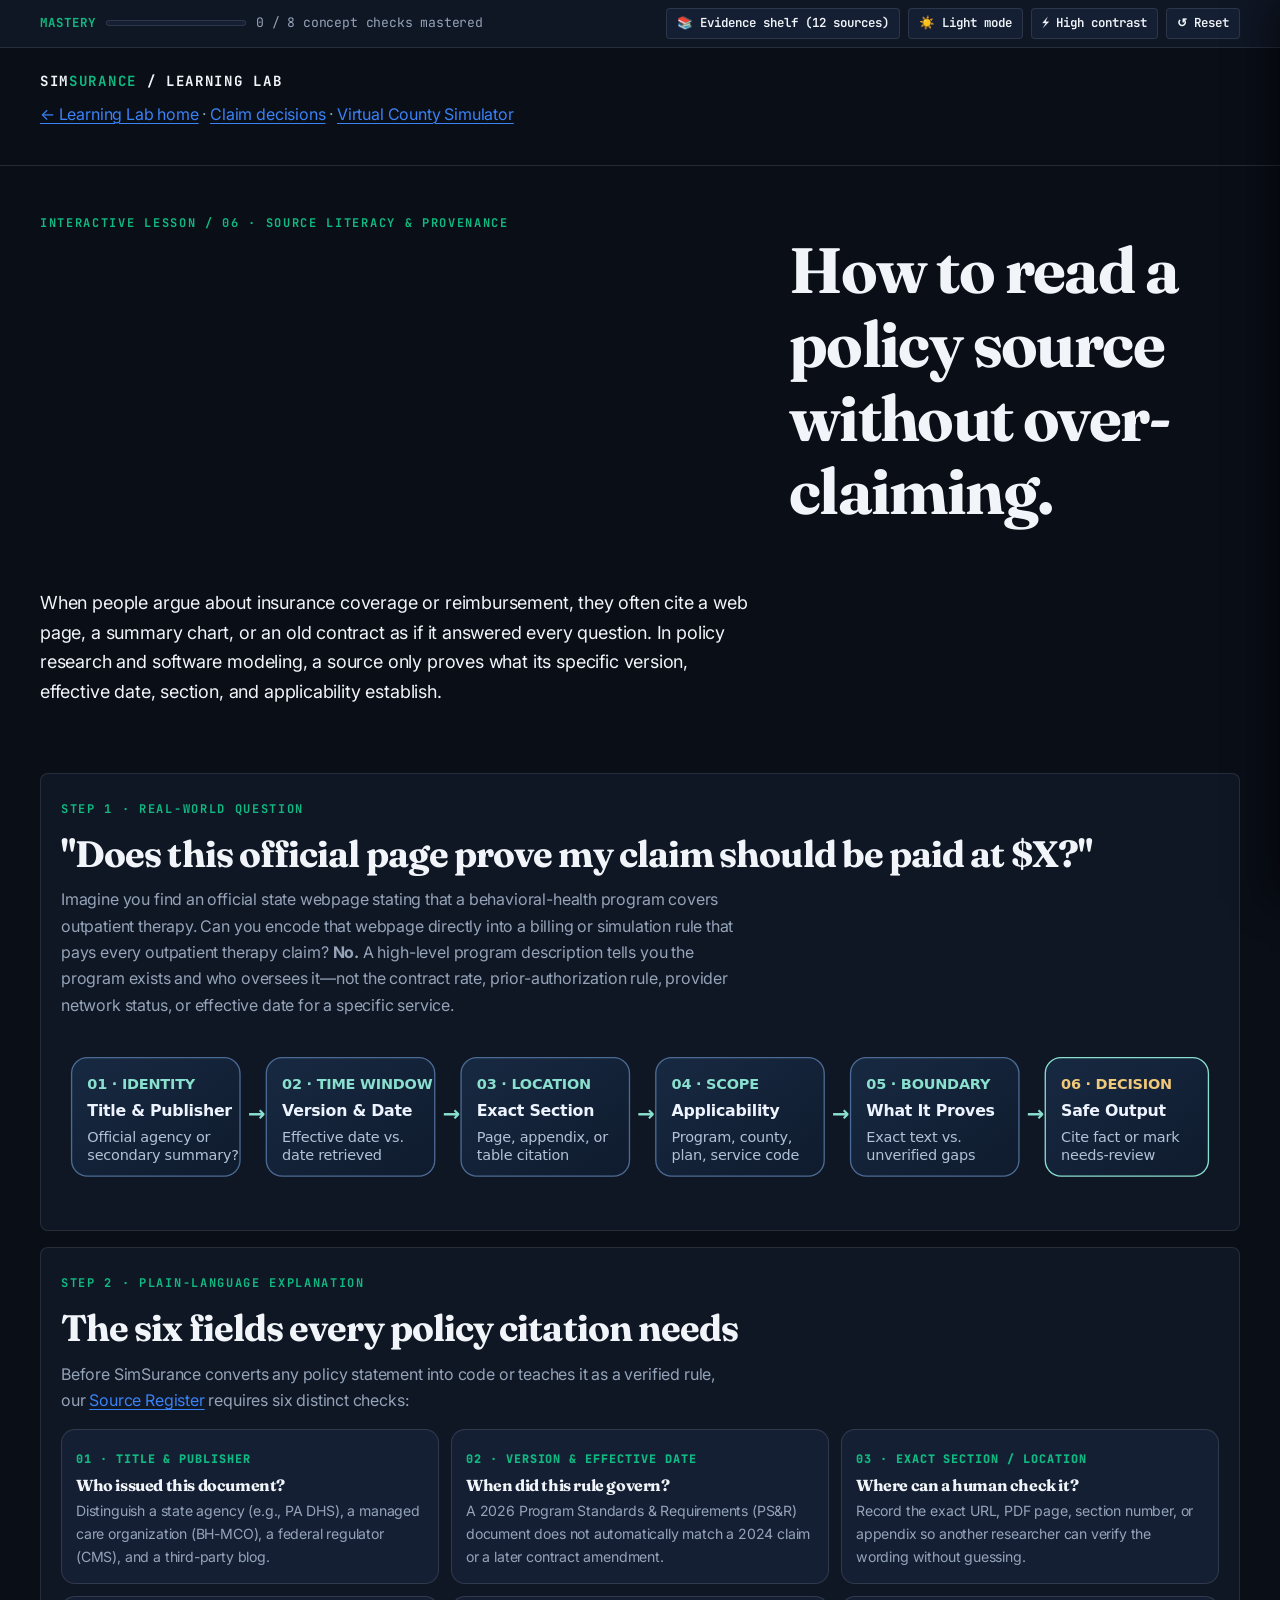
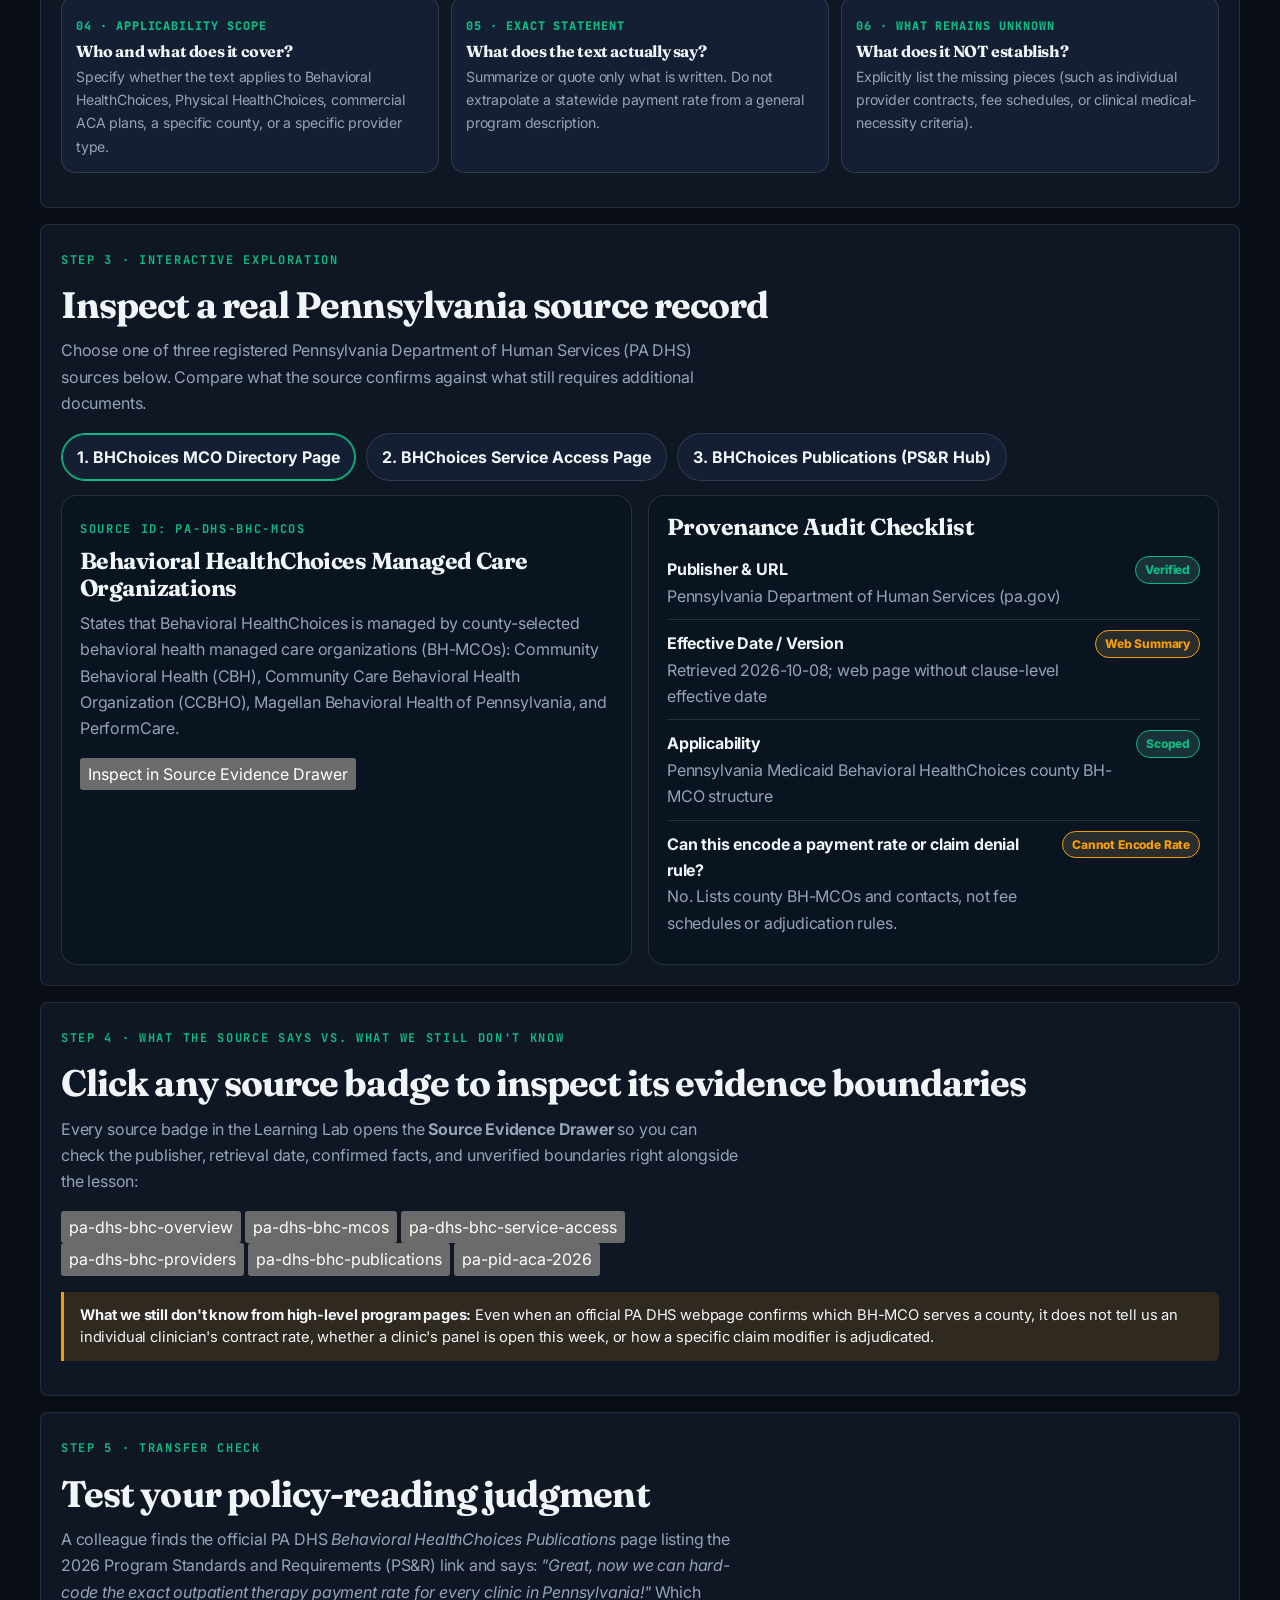
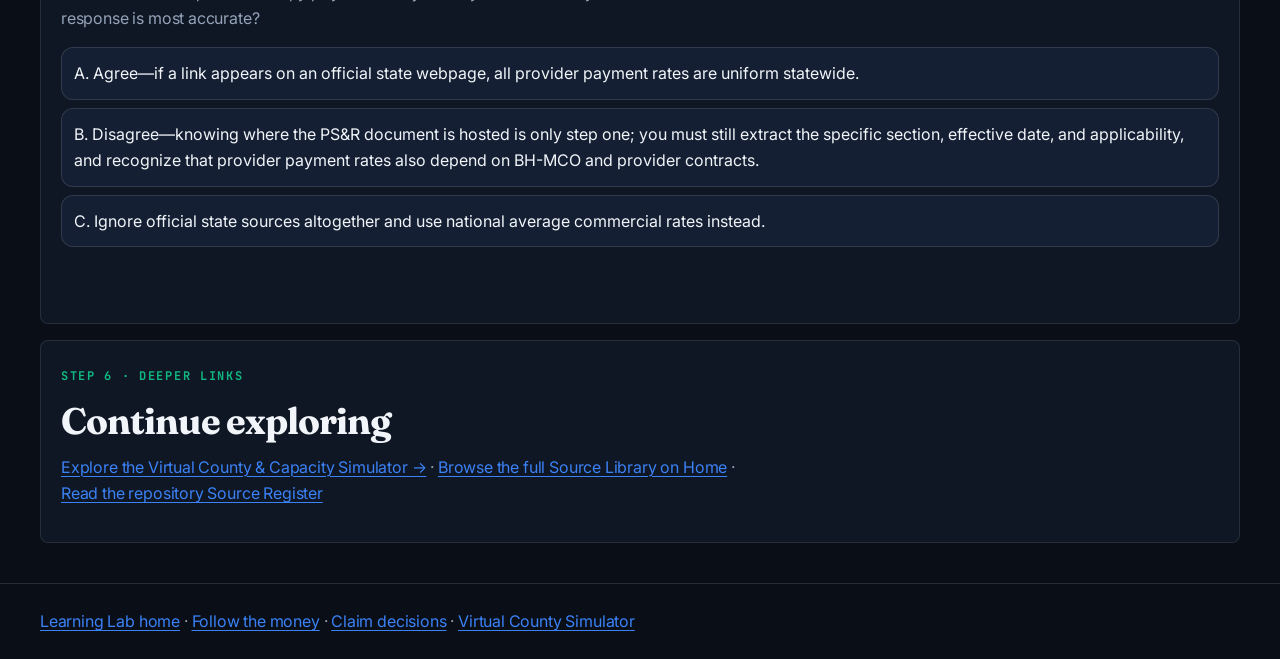
<file: learning-lab/reading-policy.html>
<!doctype html>
<html lang="en">
<head>
<meta charset="utf-8">
<meta name="viewport" content="width=device-width,initial-scale=1">
<meta name="theme-color" content="#101a2c">
<meta name="description" content="Learn how to inspect a health-policy or insurance source document for publisher, version, effective date, section, applicability, and exact language without over-claiming.">
<title>How to Read a Policy Source | SimSurance Learning Lab</title>
<style>
:root{color-scheme:dark;--bg:#0b1220;--panel:#111d30;--panel2:#17263c;--ink:#eef4ff;--muted:#b3c1d6;--line:#2e405a;--blue:#7db8ff;--mint:#89e0ce;--gold:#f0c879;--red:#ffb0a7;font-family:system-ui,-apple-system,"Segoe UI",sans-serif}
*{box-sizing:border-box}body{margin:0;background:radial-gradient(ellipse at 80% 0,#1b3453,transparent 45%),var(--bg);color:var(--ink);line-height:1.6}a{color:var(--blue)}button,input,select{font:inherit}a:focus-visible,button:focus-visible,select:focus-visible{outline:3px solid var(--gold);outline-offset:3px}.wrap{width:min(1040px,calc(100% - 32px));margin:auto}.head{padding:22px 0;border-bottom:1px solid var(--line)}.brand{font-weight:850;letter-spacing:.05em}.brand span{color:var(--mint)}.hero{padding:44px 0 24px}.eyebrow{font-size:.78rem;color:var(--mint);letter-spacing:.14em;font-weight:800;text-transform:uppercase}.hero h1{font-size:clamp(2.2rem,5.5vw,4rem);line-height:1.05;letter-spacing:-.035em;margin:.3em 0}.lede,.muted{color:var(--muted)}.lede{font-size:1.1rem;max-width:75ch}.panel{background:linear-gradient(150deg,var(--panel),#0f1929);border:1px solid var(--line);border-radius:20px;padding:22px;margin:16px 0}.grid{display:grid;grid-template-columns:1fr 1fr;gap:16px}.anatomy-grid{display:grid;grid-template-columns:repeat(3,1fr);gap:12px;margin:14px 0}.anatomy-card{border:1px solid var(--line);border-radius:14px;background:var(--panel2);padding:14px}.anatomy-card .num{display:inline-block;font-size:.74rem;font-weight:850;color:var(--mint);letter-spacing:.08em;text-transform:uppercase}.anatomy-card h3{margin:.3em 0;font-size:1rem}.anatomy-card p{margin:0;font-size:.88rem;color:var(--muted)}.chooser{display:flex;flex-wrap:wrap;gap:10px;margin:14px 0}.chooser button{border:1px solid var(--line);border-radius:99px;background:var(--panel2);color:var(--ink);padding:10px 15px;cursor:pointer;font-weight:700}.chooser button[aria-pressed="true"]{border-color:var(--mint);box-shadow:inset 0 0 0 1px var(--mint)}.inspector-box{border:1px solid var(--line);border-radius:16px;padding:18px;background:#091421}.check-row{display:flex;justify-content:space-between;align-items:flex-start;gap:12px;border-bottom:1px solid var(--line);padding:10px 0}.check-row:last-child{border:0}.status-pill{display:inline-block;padding:3px 9px;border-radius:99px;font-size:.75rem;font-weight:800;white-space:nowrap}.status-pill.ok{background:rgba(137,224,206,.14);color:var(--mint);border:1px solid var(--mint)}.status-pill.warn{background:rgba(240,200,121,.14);color:var(--gold);border:1px solid var(--gold)}.callout{border-left:3px solid var(--gold);background:#242119;color:#f5e7bf;padding:12px 14px;border-radius:0 12px 12px 0;margin:14px 0}.quiz button{display:block;width:100%;text-align:left;border:1px solid var(--line);border-radius:12px;background:var(--panel2);color:var(--ink);padding:12px;margin:8px 0;cursor:pointer}.feedback{min-height:3em;color:var(--mint);font-weight:700;padding-top:6px}footer{border-top:1px solid var(--line);margin-top:40px;padding:24px 0;color:var(--muted)}@media(max-width:760px){.grid,.anatomy-grid{grid-template-columns:1fr}.hero{padding-top:32px}}
</style>
<link rel="stylesheet" href="./theme.css">
</head>
<body>
<header class="head">
  <div class="wrap">
    <div class="brand">SIM<span>SURANCE</span> / LEARNING LAB</div>
    <p class="muted"><a href="./index.html">← Learning Lab home</a> · <a href="./claim-decisions.html">Claim decisions</a> · <a href="./county-lab.html">Virtual County Simulator</a></p>
  </div>
</header>
<main class="wrap">
  <section class="hero" id="why-it-matters">
    <div class="eyebrow">Interactive lesson / 06 · Source literacy &amp; provenance</div>
    <h1>How to read a policy source without over-claiming.</h1>
    <p class="lede">When people argue about insurance coverage or reimbursement, they often cite a web page, a summary chart, or an old contract as if it answered every question. In policy research and software modeling, a source only proves what its specific version, effective date, section, and applicability establish.</p>
  </section>

  <section class="panel" id="real-world-question" aria-labelledby="question-heading">
    <span class="eyebrow">Step 1 · Real-world question</span>
    <h2 id="question-heading">"Does this official page prove my claim should be paid at $X?"</h2>
    <p>Imagine you find an official state webpage stating that a behavioral-health program covers outpatient therapy. Can you encode that webpage directly into a billing or simulation rule that pays every outpatient therapy claim? <strong>No.</strong> A high-level program description tells you the program exists and who oversees it—not the contract rate, prior-authorization rule, provider network status, or effective date for a specific service.</p>
    <div class="svg-diagram-wrap" role="img" aria-label="Six-step provenance chain from document identity to bounded conclusion">
      <svg viewBox="0 0 880 128" width="100%" height="auto" xmlns="http://www.w3.org/2000/svg">
        <defs>
          <linearGradient id="nodeGrad" x1="0" y1="0" x2="1" y2="1">
            <stop offset="0%" stop-color="#172942"/>
            <stop offset="100%" stop-color="#0f1b2d"/>
          </linearGradient>
        </defs>
        <g font-family="system-ui, sans-serif" font-size="12" fill="#eef4ff">
          <rect x="8" y="18" width="128" height="90" rx="12" fill="url(#nodeGrad)" stroke="#4c6b94"/>
          <text x="20" y="42" fill="#89e0ce" font-weight="800" font-size="11">01 · IDENTITY</text>
          <text x="20" y="62" font-weight="700">Title &amp; Publisher</text>
          <text x="20" y="82" fill="#b3c1d6" font-size="11">Official agency or</text>
          <text x="20" y="96" fill="#b3c1d6" font-size="11">secondary summary?</text>

          <text x="142" y="66" fill="#89e0ce" font-weight="800" font-size="16">→</text>

          <rect x="156" y="18" width="128" height="90" rx="12" fill="url(#nodeGrad)" stroke="#4c6b94"/>
          <text x="168" y="42" fill="#89e0ce" font-weight="800" font-size="11">02 · TIME WINDOW</text>
          <text x="168" y="62" font-weight="700">Version &amp; Date</text>
          <text x="168" y="82" fill="#b3c1d6" font-size="11">Effective date vs.</text>
          <text x="168" y="96" fill="#b3c1d6" font-size="11">date retrieved</text>

          <text x="290" y="66" fill="#89e0ce" font-weight="800" font-size="16">→</text>

          <rect x="304" y="18" width="128" height="90" rx="12" fill="url(#nodeGrad)" stroke="#4c6b94"/>
          <text x="316" y="42" fill="#89e0ce" font-weight="800" font-size="11">03 · LOCATION</text>
          <text x="316" y="62" font-weight="700">Exact Section</text>
          <text x="316" y="82" fill="#b3c1d6" font-size="11">Page, appendix, or</text>
          <text x="316" y="96" fill="#b3c1d6" font-size="11">table citation</text>

          <text x="438" y="66" fill="#89e0ce" font-weight="800" font-size="16">→</text>

          <rect x="452" y="18" width="128" height="90" rx="12" fill="url(#nodeGrad)" stroke="#4c6b94"/>
          <text x="464" y="42" fill="#89e0ce" font-weight="800" font-size="11">04 · SCOPE</text>
          <text x="464" y="62" font-weight="700">Applicability</text>
          <text x="464" y="82" fill="#b3c1d6" font-size="11">Program, county,</text>
          <text x="464" y="96" fill="#b3c1d6" font-size="11">plan, service code</text>

          <text x="586" y="66" fill="#89e0ce" font-weight="800" font-size="16">→</text>

          <rect x="600" y="18" width="128" height="90" rx="12" fill="url(#nodeGrad)" stroke="#4c6b94"/>
          <text x="612" y="42" fill="#89e0ce" font-weight="800" font-size="11">05 · BOUNDARY</text>
          <text x="612" y="62" font-weight="700">What It Proves</text>
          <text x="612" y="82" fill="#b3c1d6" font-size="11">Exact text vs.</text>
          <text x="612" y="96" fill="#b3c1d6" font-size="11">unverified gaps</text>

          <text x="734" y="66" fill="#89e0ce" font-weight="800" font-size="16">→</text>

          <rect x="748" y="18" width="124" height="90" rx="12" fill="url(#nodeGrad)" stroke="#89e0ce"/>
          <text x="760" y="42" fill="#f0c879" font-weight="800" font-size="11">06 · DECISION</text>
          <text x="760" y="62" font-weight="700">Safe Output</text>
          <text x="760" y="82" fill="#b3c1d6" font-size="11">Cite fact or mark</text>
          <text x="760" y="96" fill="#b3c1d6" font-size="11">needs-review</text>
        </g>
      </svg>
    </div>
  </section>

  <section class="panel" id="anatomy-of-a-source" aria-labelledby="anatomy-heading">
    <span class="eyebrow">Step 2 · Plain-language explanation</span>
    <h2 id="anatomy-heading">The six fields every policy citation needs</h2>
    <p class="muted">Before SimSurance converts any policy statement into code or teaches it as a verified rule, our <a href="../docs/SOURCE_REGISTER.md">Source Register</a> requires six distinct checks:</p>
    <div class="anatomy-grid">
      <div class="anatomy-card">
        <span class="num">01 · Title &amp; Publisher</span>
        <h3>Who issued this document?</h3>
        <p>Distinguish a state agency (e.g., PA DHS), a managed care organization (BH-MCO), a federal regulator (CMS), and a third-party blog.</p>
      </div>
      <div class="anatomy-card">
        <span class="num">02 · Version &amp; Effective Date</span>
        <h3>When did this rule govern?</h3>
        <p>A 2026 Program Standards &amp; Requirements (PS&amp;R) document does not automatically match a 2024 claim or a later contract amendment.</p>
      </div>
      <div class="anatomy-card">
        <span class="num">03 · Exact Section / Location</span>
        <h3>Where can a human check it?</h3>
        <p>Record the exact URL, PDF page, section number, or appendix so another researcher can verify the wording without guessing.</p>
      </div>
      <div class="anatomy-card">
        <span class="num">04 · Applicability Scope</span>
        <h3>Who and what does it cover?</h3>
        <p>Specify whether the text applies to Behavioral HealthChoices, Physical HealthChoices, commercial ACA plans, a specific county, or a specific provider type.</p>
      </div>
      <div class="anatomy-card">
        <span class="num">05 · Exact Statement</span>
        <h3>What does the text actually say?</h3>
        <p>Summarize or quote only what is written. Do not extrapolate a statewide payment rate from a general program description.</p>
      </div>
      <div class="anatomy-card">
        <span class="num">06 · What Remains Unknown</span>
        <h3>What does it NOT establish?</h3>
        <p>Explicitly list the missing pieces (such as individual provider contracts, fee schedules, or clinical medical-necessity criteria).</p>
      </div>
    </div>
  </section>

  <section class="panel" id="interactive-inspector" aria-labelledby="inspector-heading">
    <span class="eyebrow">Step 3 · Interactive exploration</span>
    <h2 id="inspector-heading">Inspect a real Pennsylvania source record</h2>
    <p class="muted">Choose one of three registered Pennsylvania Department of Human Services (PA DHS) sources below. Compare what the source confirms against what still requires additional documents.</p>
    <div class="chooser" role="group" aria-label="Choose a registered source to inspect">
      <button type="button" data-doc="mcos" aria-pressed="true">1. BHChoices MCO Directory Page</button>
      <button type="button" data-doc="access" aria-pressed="false">2. BHChoices Service Access Page</button>
      <button type="button" data-doc="psr" aria-pressed="false">3. BHChoices Publications (PS&amp;R Hub)</button>
    </div>

    <div class="grid">
      <div class="inspector-box" aria-live="polite">
        <span class="eyebrow" id="docIdBadge">SOURCE ID: pa-dhs-bhc-mcos</span>
        <h3 id="docTitle" style="margin:.35em 0">Behavioral HealthChoices Managed Care Organizations</h3>
        <p id="docQuote" class="muted">States that Behavioral HealthChoices is managed by county-selected behavioral health managed care organizations (BH-MCOs): Community Behavioral Health (CBH), Community Care Behavioral Health Organization (CCBHO), Magellan Behavioral Health of Pennsylvania, and PerformCare.</p>
        <p style="margin-top:14px">
          <button type="button" id="openDrawerForDoc" class="source-pill" data-source-id="pa-dhs-bhc-mcos">Inspect in Source Evidence Drawer</button>
        </p>
      </div>

      <div class="inspector-box" aria-live="polite">
        <h3 style="margin-top:0">Provenance Audit Checklist</h3>
        <div class="check-row">
          <div><strong>Publisher &amp; URL</strong><div class="muted" id="auditPublisher">Pennsylvania Department of Human Services (pa.gov)</div></div>
          <span class="status-pill ok" id="auditPubStatus">Verified</span>
        </div>
        <div class="check-row">
          <div><strong>Effective Date / Version</strong><div class="muted" id="auditDate">Retrieved 2026-10-08; web page without clause-level effective date</div></div>
          <span class="status-pill warn" id="auditDateStatus">Web Summary</span>
        </div>
        <div class="check-row">
          <div><strong>Applicability</strong><div class="muted" id="auditScope">Pennsylvania Medicaid Behavioral HealthChoices county BH-MCO structure</div></div>
          <span class="status-pill ok" id="auditScopeStatus">Scoped</span>
        </div>
        <div class="check-row">
          <div><strong>Can this encode a payment rate or claim denial rule?</strong><div class="muted" id="auditLimit">No. Lists county BH-MCOs and contacts, not fee schedules or adjudication rules.</div></div>
          <span class="status-pill warn" id="auditLimitStatus">Cannot Encode Rate</span>
        </div>
      </div>
    </div>
  </section>

  <section class="panel" id="what-source-says" aria-labelledby="sources-heading">
    <span class="eyebrow">Step 4 · What the source says vs. what we still don't know</span>
    <h2 id="sources-heading">Click any source badge to inspect its evidence boundaries</h2>
    <p>Every source badge in the Learning Lab opens the <strong>Source Evidence Drawer</strong> so you can check the publisher, retrieval date, confirmed facts, and unverified boundaries right alongside the lesson:</p>
    <p>
      <button type="button" class="source-pill" data-source-id="pa-dhs-bhc-overview">pa-dhs-bhc-overview</button>
      <button type="button" class="source-pill" data-source-id="pa-dhs-bhc-mcos">pa-dhs-bhc-mcos</button>
      <button type="button" class="source-pill" data-source-id="pa-dhs-bhc-service-access">pa-dhs-bhc-service-access</button>
      <button type="button" class="source-pill" data-source-id="pa-dhs-bhc-providers">pa-dhs-bhc-providers</button>
      <button type="button" class="source-pill" data-source-id="pa-dhs-bhc-publications">pa-dhs-bhc-publications</button>
      <button type="button" class="source-pill" data-source-id="pa-pid-aca-2026">pa-pid-aca-2026</button>
    </p>
    <div class="callout">
      <strong>What we still don't know from high-level program pages:</strong> Even when an official PA DHS webpage confirms which BH-MCO serves a county, it does not tell us an individual clinician's contract rate, whether a clinic's panel is open this week, or how a specific claim modifier is adjudicated.
    </div>
  </section>

  <section class="panel quiz" id="transfer-check" aria-labelledby="quiz-heading">
    <span class="eyebrow">Step 5 · Transfer check</span>
    <h2 id="quiz-heading">Test your policy-reading judgment</h2>
    <p>A colleague finds the official PA DHS <em>Behavioral HealthChoices Publications</em> page listing the 2026 Program Standards and Requirements (PS&amp;R) link and says: <em>"Great, now we can hard-code the exact outpatient therapy payment rate for every clinic in Pennsylvania!"</em> Which response is most accurate?</p>
    <button type="button" data-answer="wrong">A. Agree—if a link appears on an official state webpage, all provider payment rates are uniform statewide.</button>
    <button type="button" data-answer="right">B. Disagree—knowing where the PS&amp;R document is hosted is only step one; you must still extract the specific section, effective date, and applicability, and recognize that provider payment rates also depend on BH-MCO and provider contracts.</button>
    <button type="button" data-answer="wrong">C. Ignore official state sources altogether and use national average commercial rates instead.</button>
    <div id="policyQuizFeedback" class="feedback" aria-live="polite"></div>
  </section>

  <section class="panel" id="deeper-links" aria-labelledby="deeper-heading">
    <span class="eyebrow">Step 6 · Deeper links</span>
    <h2 id="deeper-heading">Continue exploring</h2>
    <p><a href="./county-lab.html">Explore the Virtual County &amp; Capacity Simulator →</a> · <a href="./index.html#source-library">Browse the full Source Library on Home</a> · <a href="../docs/SOURCE_REGISTER.md">Read the repository Source Register</a></p>
  </section>
</main>
<footer>
  <div class="wrap">
    <a href="./index.html">Learning Lab home</a> · <a href="./money-flow.html">Follow the money</a> · <a href="./claim-decisions.html">Claim decisions</a> · <a href="./county-lab.html">Virtual County Simulator</a>
  </div>
</footer>
<script src="./lab-shell.js"></script>
<script>
(function(){
  const docs = {
    mcos: {
      id: "pa-dhs-bhc-mcos",
      title: "Behavioral HealthChoices Managed Care Organizations",
      quote: "States that Behavioral HealthChoices is managed by county-selected behavioral health managed care organizations (BH-MCOs): Community Behavioral Health (CBH), Community Care Behavioral Health Organization (CCBHO), Magellan Behavioral Health of Pennsylvania, and PerformCare.",
      publisher: "Pennsylvania Department of Human Services (pa.gov)",
      date: "Retrieved 2026-10-08; web overview without clause-level contract effective date",
      scope: "Pennsylvania Medicaid Behavioral HealthChoices county BH-MCO structure",
      limit: "No. Identifies the four BH-MCOs and county contact structure, not provider fee schedules or claim adjudication rules."
    },
    access: {
      id: "pa-dhs-bhc-service-access",
      title: "Behavioral HealthChoices Service Access",
      quote: "Explains that members or providers look up the county where the member lives, contact the Behavioral HealthChoices MCO for that county, and that the BH-MCO assists with finding a provider and answering eligibility and service questions.",
      publisher: "Pennsylvania Department of Human Services (pa.gov)",
      date: "Retrieved 2026-10-08; public access guidance page",
      scope: "Member and provider navigation for Pennsylvania Behavioral HealthChoices",
      limit: "No. Explains who to contact for service access, but does not guarantee appointment wait times or specify reimbursement rates."
    },
    psr: {
      id: "pa-dhs-bhc-publications",
      title: "Behavioral HealthChoices Publications (PS&R Hub)",
      quote: "Lists the 2026 Behavioral HealthChoices Program Standards and Requirements (PS&R), prior PS&R versions, appendices, and county behavioral health financial reporting links.",
      publisher: "Pennsylvania Department of Human Services (pa.gov)",
      date: "Retrieved 2026-10-08; index of dated program publications (including 2026 PS&R)",
      scope: "Program-level standards and financial reporting publications index",
      limit: "Not from the index page alone. Requires section-level extraction of the underlying PDF/appendix and verification of applicability."
    }
  };

  document.querySelectorAll("[data-doc]").forEach(function(btn){
    btn.addEventListener("click", function(){
      document.querySelectorAll("[data-doc]").forEach(function(b){
        b.setAttribute("aria-pressed", String(b === btn));
      });
      const d = docs[btn.dataset.doc];
      document.getElementById("docIdBadge").textContent = "SOURCE ID: " + d.id;
      document.getElementById("docTitle").textContent = d.title;
      document.getElementById("docQuote").textContent = d.quote;
      document.getElementById("auditPublisher").textContent = d.publisher;
      document.getElementById("auditDate").textContent = d.date;
      document.getElementById("auditScope").textContent = d.scope;
      document.getElementById("auditLimit").textContent = d.limit;
      const drawerBtn = document.getElementById("openDrawerForDoc");
      drawerBtn.setAttribute("data-source-id", d.id);
    });
  });

  document.querySelectorAll("#transfer-check [data-answer]").forEach(function(btn){
    btn.addEventListener("click", function(){
      const ok = btn.dataset.answer === "right";
      const fb = document.getElementById("policyQuizFeedback");
      fb.textContent = ok
        ? "Correct. Locating a publication hub is only the first step; section-level extraction, effective date, and contract applicability are still required."
        : "Careful—that leaps past the evidence boundary. Always verify section, effective date, and contract scope before encoding a rule.";
      fb.style.color = ok ? "var(--mint)" : "var(--gold)";
      if (ok && window.SimSuranceLab) {
        window.SimSuranceLab.recordCheckpoint("quiz-reading-policy");
      }
    });
  });
})();
</script>
</body>
</html>
</file>
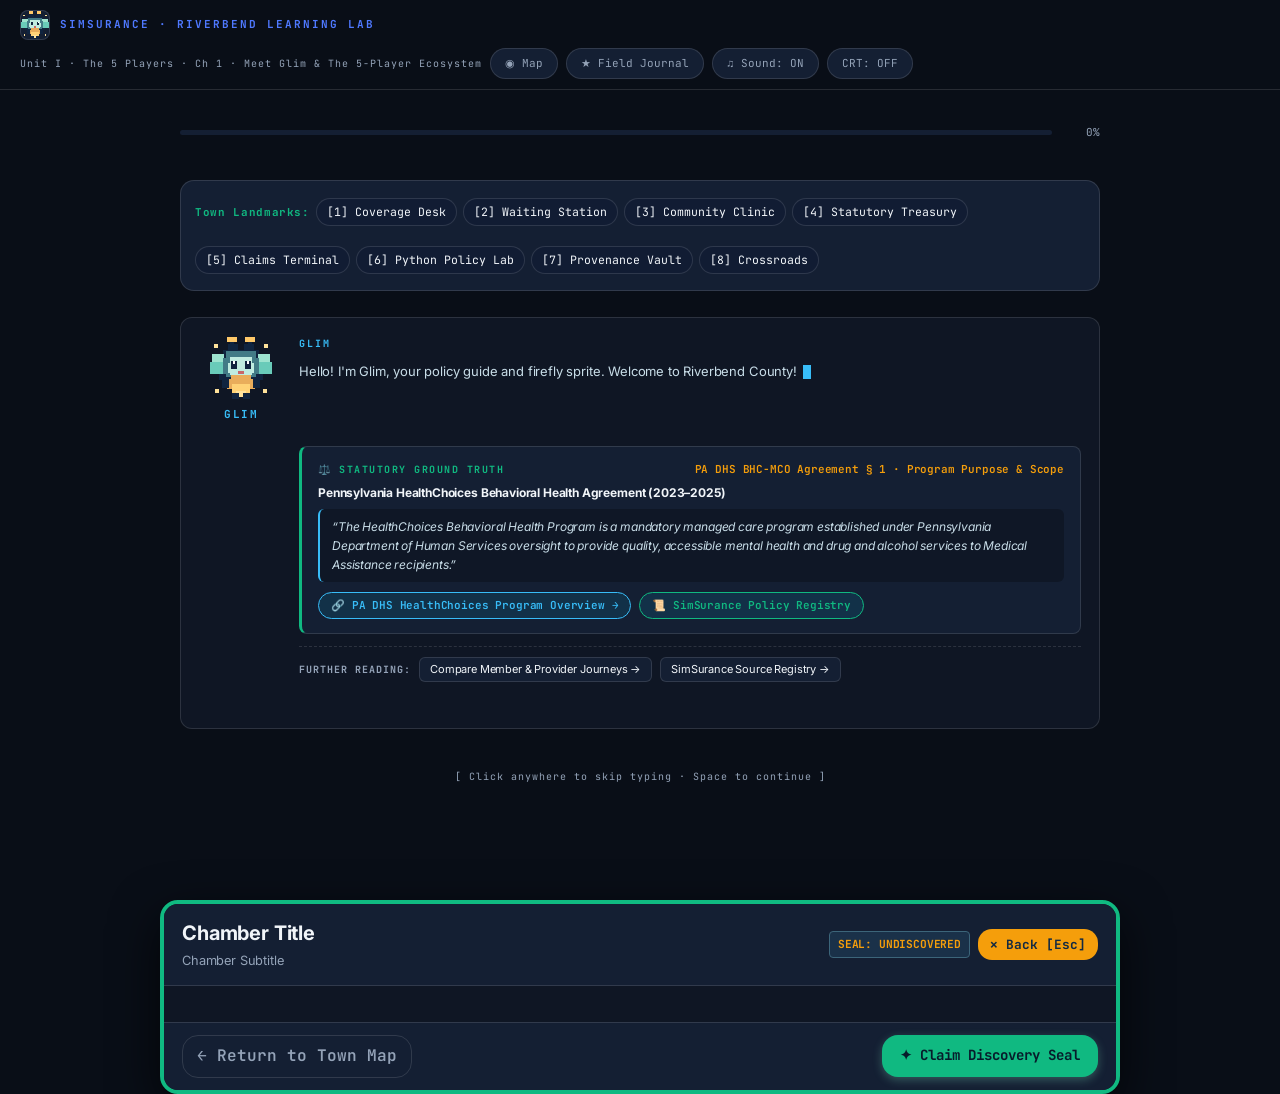
<file: learning-lab/visual-journey.html>
<!doctype html>
<html lang="en">
<head>
<meta charset="utf-8">
<meta name="viewport" content="width=device-width, initial-scale=1.0">
<meta name="theme-color" content="#080C1A">
<meta name="description" content="Play through a fictional year of behavioral-health care in Riverbend, a 16-bit pixel-art town, and discover why insurance coverage and open clinician appointments are separate resources.">
<link rel="preload" href="./assets/riverbend-world.svg" as="image" type="image/svg+xml">
<title>A year of care, in motion: Riverbend Pixel World &mdash; SimSurance Learning Lab</title>
<style>
@import url('https://fonts.googleapis.com/css2?family=Fraunces:ital,opsz,wght@0,9..144,400..800;1,9..144,400&family=Inter:wght@400;500;600;700;800&family=JetBrains+Mono:wght@400;500;700&display=swap');

*{box-sizing:border-box;margin:0;padding:0;}
:root{
  color-scheme:dark;
  --bg:#090e17;
  --navy:#0c1626;
  --panel:#0f1624;
  --panel2:#141f33;
  --panel3:#0b111e;
  --border:rgba(255, 255, 255, 0.12);
  --border2:rgba(255, 255, 255, 0.22);
  --hairline-rule:rgba(255, 255, 255, 0.10);
  --cyan:#38bdf8;
  --dcyan:#0284c7;
  --lcyan:#e0f2fe;
  --verm:#ef4444;
  --lverm:#fee2e2;
  --gold:#f59e0b;
  --lgold:#fef3c7;
  --mint:#10b981;
  --lmint:#d1fae5;
  --green:#10b981;
  --lgreen:#ecfdf5;
  --ink:#f1f5f9;
  --muted:#94a3b8;
  --shadow:#020617;
  --pixel:'JetBrains Mono', ui-monospace, SFMono-Regular, Menlo, Monaco, Consolas, monospace;
  --sans:'Inter', system-ui, -apple-system, BlinkMacSystemFont, "Segoe UI", Roboto, sans-serif;
  --display:'Fraunces', 'Georgia', serif;
}

body{
  background:var(--bg);
  color:var(--ink);
  font-family:var(--pixel);
  min-height:100vh;
  overflow-x:hidden;
  line-height:1.55;
  letter-spacing:-0.01em;
  -webkit-font-smoothing:antialiased;
  position:relative;
}
button,input,select,textarea{font:inherit;}
button{cursor:pointer;}
button:disabled{cursor:not-allowed;opacity:.55;}
a{color:var(--cyan);text-decoration:none;}
a:hover{text-decoration:underline;}
:focus-visible{outline:2px solid var(--cyan)!important;outline-offset:2px;}

/* Scanlines overlay */
.scanlines{
  position:fixed;
  top:0;left:0;right:0;bottom:0;
  background:repeating-linear-gradient(0deg,transparent,transparent 2px,rgba(0,0,0,0.06) 2px,rgba(0,0,0,0.06) 4px);
  pointer-events:none;
  z-index:9999;
  display:none;
}
.scanlines.active{display:block;}

/* WORKBOOK MAP SCREEN */
#map-screen{display:none;min-height:100vh;padding:24px;background:var(--bg);}
#map-screen.active{display:block;}
.map-header{display:flex;align-items:center;justify-content:space-between;margin-bottom:24px;padding-bottom:12px;border-bottom:1px solid var(--border);}
.map-title{font-size:14px;color:var(--cyan);letter-spacing:3px;text-transform:uppercase;font-weight:700;}
.back-btn{background:transparent;border:1px solid var(--border);color:var(--muted);font-family:var(--pixel);font-size:11px;padding:6px 14px;cursor:pointer;border-radius:20px;letter-spacing:1px;transition:all .15s;}
.back-btn:hover{border-color:var(--cyan);color:var(--cyan);}
.part-section{margin-bottom:24px;}
.part-label{font-size:11px;color:var(--cyan);letter-spacing:3px;text-transform:uppercase;margin-bottom:10px;padding-bottom:6px;border-bottom:1px solid var(--border);font-weight:700;}
.chapter-list{display:grid;grid-template-columns:repeat(auto-fill,minmax(210px,1fr));gap:8px;}
.ch-card{background:var(--panel);border:1px solid var(--border);border-radius:12px;padding:12px 14px;cursor:pointer;transition:border-color 0.15s, transform 0.15s;}
.ch-card:hover{border-color:var(--cyan);transform:translateY(-2px);}
.ch-card.done{border-left:4px solid var(--green);}
.ch-card.active{border-left:4px solid var(--cyan);background:#132238;}
.ch-num{font-size:10px;color:var(--muted);letter-spacing:2px;margin-bottom:4px;text-transform:uppercase;}
.ch-name{font-size:12px;color:var(--ink);font-weight:600;font-family:var(--sans);line-height:1.4;}

/* GAME SCREEN */
#game-screen{min-height:100vh;display:flex;flex-direction:column;background:var(--bg);}
.top-bar{background:var(--bg);border-bottom:1px solid var(--border);padding:10px 20px;display:flex;align-items:center;justify-content:space-between;flex-wrap:wrap;gap:8px;}
.top-brand{display:flex;align-items:center;gap:10px;text-decoration:none;}
.top-brand img{width:30px;height:30px;border-radius:8px;image-rendering:pixelated;background:var(--panel2);border:1px solid var(--border);}
.logo-text{font-size:11px;color:#4F79FF;letter-spacing:2px;text-transform:uppercase;font-weight:700;}
.top-right{display:flex;align-items:center;gap:8px;flex-wrap:wrap;}
.chapter-indicator{font-size:10px;color:var(--muted);letter-spacing:1px;font-family:var(--pixel);}
.map-btn{background:var(--panel2);border:1px solid var(--border);color:var(--muted);font-family:var(--pixel);font-size:11px;padding:6px 14px;cursor:pointer;border-radius:20px;transition:all 0.12s;}
.map-btn:hover{border-color:var(--cyan);color:var(--cyan);}
.map-btn.active{background:rgba(0,180,216,0.15);border-color:var(--cyan);color:var(--cyan);}

/* MAIN INTERACTIVE WORKBOOK AREA */
.main-area{flex:1;display:grid;grid-template-columns:1fr;max-width:960px;width:100%;margin:0 auto;padding:20px;gap:16px;}

/* PROGRESS SECTION */
.progress-section{display:flex;align-items:center;gap:12px;}
.prog-bar-track{flex:1;height:5px;background:var(--panel2);border-radius:3px;overflow:hidden;}
.prog-bar-fill{height:100%;background:linear-gradient(90deg,#378add,#00B4D8,#7FE1BD);border-radius:3px;transition:width 0.4s ease;}
.prog-pct{font-size:11px;color:var(--muted);min-width:36px;text-align:right;}

/* SCENE AREA (GLIM + DIALOGUE) */
.scene-area{
  display:grid;
  grid-template-columns:84px 1fr;
  gap:16px;
  align-items:flex-start;
  background:var(--panel);
  border:1px solid var(--border);
  border-radius:12px;
  padding:18px;
}
.robot-container{display:flex;flex-direction:column;align-items:center;gap:6px;width:84px;flex-shrink:0;}
.robot-name{font-size:11px;color:var(--cyan);letter-spacing:1.5px;text-transform:uppercase;text-align:center;font-weight:700;}
.robot-sprite{width:64px;height:64px;border-radius:12px;image-rendering:pixelated;transition:transform 0.2s;}

@keyframes robotBob{0%,100%{transform:translateY(0);}50%{transform:translateY(-4px);}}
@keyframes robotTalk{0%,100%{transform:translateY(0) rotate(0deg);}25%{transform:translateY(-2px) rotate(1deg);}75%{transform:translateY(-1px) rotate(-1deg);}}
.robot-sprite.idle{animation:robotBob 2s ease-in-out infinite;}
.robot-sprite.talking{animation:robotTalk 0.35s ease-in-out infinite;}

.dialogue-outer{position:relative;}
.dialogue-box{background:transparent;border:none;padding:0;}
.dialogue-header{display:flex;align-items:center;gap:10px;margin-bottom:8px;flex-wrap:wrap;}
.speaker-name{font-size:10px;color:var(--cyan);letter-spacing:2px;text-transform:uppercase;font-weight:700;}
.advantage-badge{
  background:#0D2218;
  border:1px solid var(--green);
  border-radius:20px;
  color:var(--green);
  font-size:10px;
  font-weight:700;
  letter-spacing:0.5px;
  padding:3px 10px;
  display:none;
}
.advantage-badge.show{display:inline-block;}
.dialogue-text{font-size:13px;color:#c8dde8;line-height:1.8;min-height:72px;font-family:var(--sans);}
.cursor-blink{display:inline-block;width:8px;height:14px;background:var(--cyan);vertical-align:middle;margin-left:2px;animation:blink 0.8s step-end infinite;}
@keyframes blink{50%{opacity:0;}}

/* STATUTORY POLICY CITATION CARDS */
.citation-card {
  margin-top: 14px;
  background: var(--panel2);
  border: 1px solid var(--border);
  border-left: 3px solid var(--mint);
  border-radius: 8px;
  padding: 14px 16px;
  animation: fadeIn 0.3s ease;
}
.citation-header {
  display: flex;
  align-items: center;
  justify-content: space-between;
  gap: 10px;
  margin-bottom: 6px;
  flex-wrap: wrap;
}
.citation-tag {
  font-size: 10px;
  color: var(--mint);
  font-weight: 700;
  letter-spacing: 1.5px;
  text-transform: uppercase;
  display: flex;
  align-items: center;
  gap: 6px;
}
.citation-statute {
  font-size: 11px;
  color: var(--gold);
  font-weight: 600;
  font-family: var(--pixel);
}
.citation-title {
  font-size: 12px;
  color: var(--ink);
  font-weight: 700;
  font-family: var(--sans);
  margin-bottom: 6px;
}
.citation-quote {
  font-size: 12px;
  color: #c8dde8;
  font-style: italic;
  line-height: 1.6;
  background: rgba(0,0,0,0.25);
  border-radius: 6px;
  padding: 8px 12px;
  margin: 6px 0 10px;
  border-left: 2px solid var(--cyan);
  font-family: var(--sans);
}
.citation-links {
  display: flex;
  gap: 8px;
  flex-wrap: wrap;
  align-items: center;
}
.citation-pill {
  background: rgba(0,180,216,0.12);
  border: 1px solid var(--cyan);
  color: var(--cyan);
  font-size: 11px;
  padding: 4px 12px;
  border-radius: 99px;
  text-decoration: none;
  font-weight: 600;
  transition: all 0.15s;
  display: inline-flex;
  align-items: center;
  gap: 5px;
}
.citation-pill:hover {
  background: var(--cyan);
  color: #080C1A;
  text-decoration: none;
}

/* FURTHER READING CHIPS */
.further-reading-bar {
  margin-top: 12px;
  display: flex;
  flex-wrap: wrap;
  align-items: center;
  gap: 8px;
  padding-top: 10px;
  border-top: 1px dashed var(--border);
}
.further-reading-label {
  font-size: 10px;
  color: var(--muted);
  letter-spacing: 1px;
  text-transform: uppercase;
  font-weight: 700;
}
.further-reading-chip {
  background: var(--panel2);
  border: 1px solid var(--border);
  color: var(--ink);
  font-size: 11px;
  padding: 3px 10px;
  border-radius: 6px;
  text-decoration: none;
  transition: all 0.12s;
  font-family: var(--sans);
}
.further-reading-chip:hover {
  border-color: var(--mint);
  color: var(--mint);
  text-decoration: none;
  background: rgba(127,225,189,0.1);
}

/* CONTENT PANELS */
.content-panel{
  background:var(--panel3);
  border:1px solid #1e3a5f;
  border-radius:16px;
  padding:18px;
  display:none;
  animation:fadeIn 0.3s ease;
}
.content-panel.show{display:block;}
@keyframes fadeIn{from{opacity:0;transform:translateY(6px);}to{opacity:1;transform:none;}}

.panel-label{font-size:11px;color:var(--cyan);letter-spacing:2px;text-transform:uppercase;margin-bottom:12px;font-weight:700;}

/* Riverbend Town Scene (16-bit Pixel Canvas) */
.vj-world{
  position:relative;
  aspect-ratio:960/520;
  overflow:hidden;
  background:#143454;
  border:4px solid var(--mint);
  border-radius:12px;
  box-shadow:0 0 0 3px #1b4562,0 8px 24px var(--shadow);
  isolation:isolate;
  image-rendering:pixelated;
  margin-bottom:12px;
}
.vj-map{width:100%;height:100%;display:block;image-rendering:pixelated;user-select:none;}
.vj-world:after{
  content:"";
  position:absolute;
  inset:0;
  pointer-events:none;
  background:repeating-linear-gradient(0deg,transparent 0 3px,rgba(8,22,40,.06) 3px 4px);
  mix-blend-mode:multiply;
}
.vj-world.crt-active:after{
  background:repeating-linear-gradient(0deg,rgba(0,0,0,.15) 0 2px,transparent 2px 4px);
  box-shadow:inset 0 0 80px rgba(0,0,0,.6);
}

.vj-cloud{position:absolute;width:26px;height:7px;background:#e8f7ee;opacity:.65;top:12%;left:5%;animation:vj-cloud 24s linear infinite;box-shadow:9px -6px #e8f7ee,18px 0 #e8f7ee;}
.vj-cloud.two{top:8%;left:48%;animation-duration:32s;opacity:.45;}
@keyframes vj-cloud{0%{transform:translateX(-120px);}100%{transform:translateX(1020px);}}

.vj-fireflies{position:absolute;inset:0;pointer-events:none;}
.vj-fireflies i{position:absolute;width:5px;height:5px;background:#ffe28d;box-shadow:0 0 8px 3px #ffdf7c;animation:vj-twinkle 2.4s ease-in-out infinite;}
.vj-fireflies i:nth-child(1){left:28%;top:58%;}
.vj-fireflies i:nth-child(2){left:59%;top:64%;animation-delay:.8s;}
.vj-fireflies i:nth-child(3){left:91%;top:48%;animation-delay:1.5s;}
@keyframes vj-twinkle{0%,100%{opacity:.2;transform:scale(.7);}50%{opacity:1;transform:scale(1.2);}}

/* Interactive Hotspot Badges */
.vj-hotspot{
  position:absolute;
  z-index:4;
  transform:translate(-50%,-50%);
  border:2px solid #16334f;
  background:#fff0b6;
  color:#142b46;
  padding:4px 8px;
  font-family:var(--pixel);
  font-size:clamp(.55rem,.8vw,.75rem);
  font-weight:700;
  white-space:nowrap;
  box-shadow:3px 3px #142b46;
  transition:transform .14s,background .14s;
}
.vj-hotspot:hover,.vj-hotspot[aria-pressed="true"]{transform:translate(-50%,-56%);background:var(--mint);box-shadow:0 0 12px rgba(127,225,189,.7);}
.vj-hotspot.coverage{left:19%;top:24%;}
.vj-hotspot.wait{left:48.5%;top:29%;}
.vj-hotspot.clinic{left:80%;top:20%;}
.vj-hotspot.finance{left:31.5%;top:58%;}
.vj-hotspot.claims{left:78%;top:58%;}
.vj-hotspot.terminal{left:48.5%;top:48%;}
.vj-hotspot.archives{left:14%;top:46%;}
.vj-hotspot.crossroads{left:58%;top:76%;}

/* Fast-Travel Toolbar */
.vj-town-nav{
  display:flex;
  flex-wrap:wrap;
  gap:6px;
  padding:10px 14px;
  background:var(--panel2);
  border:1px solid var(--border);
  border-radius:14px;
  margin:10px 0;
  align-items:center;
}
.vj-town-nav-title{font-size:.68rem;color:var(--mint);font-weight:700;letter-spacing:.06em;}
.vj-town-pill{
  background:#111c33;
  border:1px solid var(--border);
  color:var(--ink);
  border-radius:99px;
  padding:4px 10px;
  font-family:var(--pixel);
  font-size:.72rem;
  cursor:pointer;
  transition:all .15s;
}
.vj-town-pill:hover,.vj-town-pill[aria-pressed="true"]{border-color:var(--mint);color:var(--mint);background:rgba(127,225,189,.15);}

/* Interactive Scrubber & Simulation Tools */
.sim-card{background:var(--panel2);border:1px solid var(--border);border-radius:14px;padding:16px;margin:10px 0;}
.sim-grid{display:grid;grid-template-columns:repeat(auto-fit,minmax(200px,1fr));gap:12px;margin:12px 0;}
.sim-stat{background:var(--panel);border:1px solid var(--border);border-radius:10px;padding:12px;}
.sim-stat-label{font-size:10px;color:var(--muted);letter-spacing:1px;text-transform:uppercase;}
.sim-stat-val{font-size:22px;color:var(--cyan);font-weight:700;margin-top:4px;}
.sim-controls{display:flex;align-items:center;gap:12px;flex-wrap:wrap;margin:14px 0;}
.sim-btn-group{display:inline-flex;border-radius:8px;overflow:hidden;border:1px solid var(--border);}
.sim-btn{background:var(--panel);border:none;color:var(--muted);padding:6px 12px;font-size:11px;font-family:var(--pixel);cursor:pointer;border-right:1px solid var(--border);}
.sim-btn:last-child{border-right:none;}
.sim-btn.active{background:var(--cyan);color:#07172d;font-weight:700;}

/* Before/After tabbed comparisons */
.ba-tabs{display:flex;gap:6px;margin-bottom:10px;}
.ba-tab{background:transparent;border:1px solid var(--border);color:var(--muted);font-family:var(--pixel);font-size:10px;padding:6px 14px;cursor:pointer;border-radius:20px;letter-spacing:1px;}
.ba-tab.active{background:var(--panel2);border-color:var(--cyan);color:var(--ink);}
.ba-content{font-size:12px;color:#c8dde8;line-height:1.7;background:#060d18;border:1px solid var(--border);padding:14px;border-radius:8px;min-height:90px;font-family:var(--sans);white-space:pre-wrap;}
.ba-note{font-size:11px;color:var(--gold);border-left:2px solid var(--gold);padding-left:10px;margin-top:10px;line-height:1.7;font-style:italic;font-family:var(--sans);}

/* Writing Exercise Boxes with Auto-Saving */
.exercise-box{border:1px solid var(--verm);border-radius:12px;overflow:hidden;margin:10px 0;}
.ex-header{background:var(--verm);padding:8px 14px;display:flex;align-items:center;justify-content:space-between;}
.ex-title{font-size:11px;color:#fff;letter-spacing:1px;font-weight:700;}
.ex-body{padding:14px;background:#1a0808;}
.ex-step{font-size:12px;color:#c8dde8;margin-bottom:8px;padding-left:16px;position:relative;line-height:1.6;font-family:var(--sans);}
.ex-step::before{content:'->';position:absolute;left:0;color:var(--verm);font-family:var(--pixel);}
.write-area{width:100%;background:#060d18;border:1px solid var(--border);color:#c8dde8;font-family:var(--pixel);font-size:12px;padding:10px;border-radius:8px;resize:vertical;margin-top:8px;min-height:75px;}
.write-area:focus{outline:none;border-color:var(--cyan);}

/* Interactive Quizzes */
.quiz-box{background:var(--panel2);border:1px solid var(--border);border-radius:14px;padding:16px;margin:10px 0;}
.quiz-q{font-size:13px;color:var(--ink);font-weight:600;margin-bottom:12px;font-family:var(--sans);line-height:1.6;}
.quiz-options{display:flex;flex-direction:column;gap:8px;}
.quiz-opt{background:var(--panel);border:1px solid var(--border);border-radius:10px;color:#c8dde8;padding:10px 14px;text-align:left;font-family:var(--sans);font-size:12px;cursor:pointer;transition:all 0.12s;}
.quiz-opt:hover{border-color:var(--cyan);color:#fff;background:#152640;}
.quiz-feedback{margin-top:10px;font-size:12px;font-family:var(--sans);line-height:1.6;display:none;padding:10px;border-radius:8px;}

/* CONTROLS AREA */
.controls-area{min-height:100px;margin-top:8px;}
.choices{display:flex;flex-direction:column;gap:8px;margin-top:6px;}
.choice-btn{
  background:var(--panel2);
  border:1px solid var(--border);
  color:var(--ink);
  font-family:var(--pixel);
  font-size:12px;
  padding:12px 18px;
  text-align:left;
  cursor:pointer;
  border-radius:16px;
  display:flex;
  align-items:center;
  gap:10px;
  transition:all 0.12s;
}
.choice-btn:hover{background:#232B4A;border-color:#4F79FF;color:#fff;transform:translateX(3px);}
.choice-arrow{color:var(--cyan);font-size:12px;flex-shrink:0;}
.next-btn{
  background:#4F79FF;
  border:none;
  color:#fff;
  font-family:var(--pixel);
  font-size:12px;
  padding:11px 24px;
  cursor:pointer;
  border-radius:20px;
  letter-spacing:0.5px;
  float:right;
  transition:all 0.12s;
  margin-top:12px;
}
.next-btn:hover{opacity:0.9;transform:translateY(-1px);box-shadow:0 4px 15px rgba(79,121,255,0.4);}
.next-btn.primary{border:1px solid var(--gold);color:var(--gold);background:transparent;}
.next-btn.primary:hover{background:var(--gold);color:#080C1A;}
.ctrl-hint{font-size:10px;color:var(--muted);text-align:center;margin-top:16px;letter-spacing:1px;}

/* Interactive Landmark Chamber Dialog Modal */
.vj-chamber{
  width:min(960px,calc(100% - 24px));
  max-height:min(92dvh,880px);
  border:4px solid var(--mint);
  border-radius:18px;
  background:var(--panel);
  color:var(--ink);
  box-shadow:0 16px 48px rgba(0,0,0,0.7);
  padding:0;
  overflow:hidden;
  display:flex;
  flex-direction:column;
  margin:auto;
}
.vj-chamber::backdrop{background:rgba(4,7,17,0.88);backdrop-filter:blur(4px);}
.vj-chamber-head{
  background:var(--panel2);
  border-bottom:1px solid var(--border);
  padding:14px 18px;
  display:flex;
  justify-content:space-between;
  align-items:center;
  gap:12px;
  position:sticky;
  top:0;
  z-index:2;
}
.vj-chamber-head h2{margin:0;font-size:1.25rem;font-family:var(--sans);color:var(--ink);}
.vj-chamber-head p{margin:2px 0 0;color:var(--muted);font-size:.8rem;font-family:var(--sans);}
.vj-seal-status{
  font-family:var(--pixel);
  font-size:.7rem;
  font-weight:700;
  padding:4px 8px;
  border-radius:4px;
  background:#1a3149;
  color:var(--gold);
  border:1px solid #3c657a;
  white-space:nowrap;
}
.vj-seal-status.earned{background:linear-gradient(135deg,#ffe89c,#f3bb5b);color:#153550;border:1px solid #ffcf76;}
.vj-chamber-close{background:var(--gold);border:0;color:#122a43;font-size:.8rem;font-weight:700;padding:6px 12px;cursor:pointer;border-radius:14px;}
.vj-chamber-body{padding:18px 22px;overflow-y:auto;flex:1;font-family:var(--sans);}
.vj-chamber-footer{
  background:var(--panel2);
  border-top:1px solid var(--border);
  padding:12px 18px;
  display:flex;
  justify-content:space-between;
  align-items:center;
  gap:12px;
  flex-wrap:wrap;
}
.vj-chamber-claim{
  background:var(--mint);
  color:#071c2b;
  border:0;
  font-weight:700;
  padding:10px 18px;
  font-size:.88rem;
  border-radius:16px;
  cursor:pointer;
  box-shadow:0 3px 10px rgba(127,225,189,.3);
}
.vj-chamber-claim.claimed{background:#264958;color:#a5d3c8;cursor:default;}
.vj-chamber-back{background:transparent;border:1px solid var(--border);color:var(--muted);font-weight:600;padding:8px 14px;border-radius:16px;cursor:pointer;}
.vj-chamber-back:hover{color:var(--ink);border-color:var(--mint);}

/* Field Journal Dialog */
.vj-journal-dialog{
  width:min(900px,calc(100% - 24px));
  max-height:85vh;
  background:var(--panel);
  border:3px solid var(--cyan);
  border-radius:16px;
  color:var(--ink);
  padding:20px;
  box-shadow:0 20px 50px rgba(0,0,0,0.8);
  overflow-y:auto;
  margin:auto;
}
.vj-journal-dialog::backdrop{background:rgba(4,7,17,0.88);backdrop-filter:blur(4px);}
.vj-passport-grid{display:grid;grid-template-columns:repeat(auto-fit,minmax(190px,1fr));gap:8px;margin:12px 0;}
.vj-passport-card{background:var(--panel2);border:1px solid var(--border);border-radius:10px;padding:10px;cursor:pointer;transition:border-color 0.15s;}
.vj-passport-card.earned{border-color:var(--gold);background:#1a2833;}

/* Hidden legacy anchors for test backward-compatibility */
.sr-only{position:absolute;width:1px;height:1px;padding:0;margin:-1px;overflow:hidden;clip:rect(0,0,0,0);white-space:nowrap;border:0;}

@media(max-width:640px){
  .scene-area{grid-template-columns:60px 1fr;gap:12px;padding:14px;}
  .robot-container{width:60px;}
  .robot-sprite{width:52px;height:52px;}
  .dialogue-text{font-size:12px;}
  .vj-town-nav{display:none;}
}
</style>
</head>
<body>
<div class="scanlines" id="vj-scanlines"></div>

<!-- WORKBOOK MAP SCREEN -->
<div id="map-screen">
  <div style="max-width:960px;margin:0 auto;padding:12px;">
    <div class="map-header">
      <span class="map-title">&#9672; Workbook Curriculum Map</span>
      <button class="back-btn" onclick="closeMap()">&larr; Return to Lesson</button>
    </div>
    <div id="map-chapters"></div>
  </div>
</div>

<!-- GAME SCREEN -->
<div id="game-screen">
  <!-- Top Bar -->
  <div class="top-bar">
    <div class="top-brand">
      <img src="./assets/glim-guide.svg" alt="Glim, a friendly pixel firefly guide">
      <span class="logo-text">SimSurance &middot; Riverbend Learning Lab</span>
    </div>
    <div class="top-right">
      <span class="chapter-indicator" id="chapter-indicator">Part I &middot; Ch 1 &middot; Welcome</span>
      <button class="map-btn" id="map-toggle-btn" onclick="openMap()">&#9673; Map</button>
      <button class="map-btn" id="vj-journal-btn" onclick="openJournal()">&#9733; Field Journal</button>
      <button class="map-btn" id="vj-sound-toggle" onclick="toggleAudio()">&#9835; Sound: ON</button>
      <button class="map-btn" id="vj-crt-toggle" onclick="toggleCrt()">CRT: OFF</button>
    </div>
  </div>

  <div class="main-area">
    <!-- Progress bar -->
    <div class="progress-section">
      <div class="prog-bar-track">
        <div class="prog-bar-fill" id="prog-bar-fill" style="width:0%"></div>
      </div>
      <span class="prog-pct" id="prog-pct">0%</span>
    </div>

    <!-- Error message banner if simulation data fails to load -->
    <div id="vj-error" style="display:none;background:#55272a;border:2px solid #ffc0b4;color:#fff2df;padding:10px 14px;border-radius:10px;font-size:12px;"></div>

    <!-- Fast-Travel Landmark Navigation Bar -->
    <div class="vj-town-nav" aria-label="Fast-travel town landmarks">
      <span class="vj-town-nav-title">Town Landmarks:</span>
      <button type="button" class="vj-town-pill" data-vj-place="coverage" onclick="openChamber('coverage')">[1] Coverage Desk</button>
      <button type="button" class="vj-town-pill" data-vj-place="wait" onclick="openChamber('wait')">[2] Waiting Station</button>
      <button type="button" class="vj-town-pill" data-vj-place="clinic" onclick="openChamber('clinic')">[3] Community Clinic</button>
      <button type="button" class="vj-town-pill" data-vj-place="finance" onclick="openChamber('finance')">[4] Statutory Treasury</button>
      <button type="button" class="vj-town-pill" data-vj-place="claims" onclick="openChamber('claims')">[5] Claims Terminal</button>
      <button type="button" class="vj-town-pill" data-vj-place="terminal" onclick="openChamber('terminal')">[6] Python Policy Lab</button>
      <button type="button" class="vj-town-pill" data-vj-place="archives" onclick="openChamber('archives')">[7] Provenance Vault</button>
      <button type="button" class="vj-town-pill" data-vj-place="crossroads" onclick="openChamber('crossroads')">[8] Crossroads</button>
    </div>

    <!-- Scene area: Glim + Dialogue Box -->
    <div class="scene-area">
      <div class="robot-container">
        <img id="glim-svg" class="robot-sprite idle" src="./assets/glim-guide.svg" alt="Glim, a friendly pixel firefly guide">
        <div class="robot-name">Glim</div>
      </div>
      <div class="dialogue-outer">
        <div class="dialogue-box">
          <div class="dialogue-header">
            <span class="speaker-name" id="speaker-name">Glim</span>
            <span class="advantage-badge" id="advantage-badge">Policy Insight</span>
          </div>
          <div class="dialogue-text" id="dialogue-text">
            <span id="typed-text"></span><span class="cursor-blink" id="cursor"></span>
          </div>
        </div>
        <!-- Glim's Direct Statutory Policy Citation Box -->
        <div id="vj-citation-card" class="citation-card" style="display:none;" aria-label="Statutory Policy Citation"></div>
        <!-- Further Reading on SimSurance GitHub Pages -->
        <div id="vj-further-reading" class="further-reading-bar" style="display:none;" aria-label="Further Reading Links"></div>
      </div>
    </div>

    <!-- Content Panel (Interactive Tools, Scrubber, Claims, Exercises, Quizzes, Town World) -->
    <div class="content-panel" id="content-panel"></div>

    <!-- Controls Area (Branching choices, Continue button) -->
    <div class="controls-area" id="controls-area">
      <div class="ctrl-hint" id="ctrl-hint">[ Click anywhere to skip typing ]</div>
    </div>
  </div>
</div>

<!-- Glim's Field Journal & Town Passport Modal -->
<dialog id="vj-journal" class="vj-journal-dialog">
  <div style="display:flex;justify-content:space-between;align-items:center;margin-bottom:16px;border-bottom:1px solid var(--border);padding-bottom:10px;">
    <div>
      <h2 style="font-size:1.3rem;color:var(--mint);font-family:var(--sans);">Glim's Field Journal &amp; Town Passport</h2>
      <p style="font-size:12px;color:var(--muted);font-family:var(--sans);">Track your collected Discovery Seals and verified policy accounting invariants.</p>
    </div>
    <button onclick="closeJournal()" style="background:var(--panel2);border:1px solid var(--border);color:var(--ink);padding:6px 14px;border-radius:14px;font-size:12px;">✕ Close</button>
  </div>
  
  <div style="font-size:11px;color:var(--cyan);letter-spacing:2px;text-transform:uppercase;margin:12px 0 6px;font-weight:700;">Town Passport: 8 Discovered Seals</div>
  <div id="vj-journal-passport" class="vj-passport-grid"></div>

  <div style="font-size:11px;color:var(--cyan);letter-spacing:2px;text-transform:uppercase;margin:20px 0 6px;font-weight:700;">Policy &amp; Ledger Notes</div>
  <div style="background:var(--panel2);border:1px solid var(--border);border-radius:12px;padding:14px;font-family:var(--sans);font-size:12px;line-height:1.7;">
    <p><strong>Accounting Closed Invariant:</strong> Upstream capitation transfer (<span id="vj-journal-transfer">$2,400,000</span>) is kept separate from downstream system cost (<span id="vj-journal-system">$253,711</span>). Combining them double-counts public funds.</p>
    <p style="margin-top:6px;"><strong>Statutory Tag:</strong> All simulation models, parameters, and pilot runs are tagged <code>hypothetical_scenario</code>. Reference statutory sources: PA BHC-MCO Agreement 2023-2025, Act 68, Act 111.</p>
  </div>

  <!-- Discovery Stamp indicators for all 8 chambers and legacy test anchors -->
  <div class="vj-stamps" style="display:flex;flex-wrap:wrap;gap:6px;margin:10px 0;">
    <span class="vj-stamp" data-vj-stamp="coverage">1·COVERAGE: ACCESS != SLOT</span>
    <span class="vj-stamp" data-vj-stamp="wait">2·QUEUE: RETENTION PARADOX</span>
    <span class="vj-stamp" data-vj-stamp="clinic">3·CLINIC: CAPACITY IS KING</span>
    <span class="vj-stamp" data-vj-stamp="finance">4·FINANCE: CLOSED LEDGER</span>
    <span class="vj-stamp" data-vj-stamp="claims">5·CLAIMS: CLEAN CLAIMS ONLY</span>
    <span class="vj-stamp" data-vj-stamp="terminal">6·TERMINAL: DISCRETE EVENTS</span>
    <span class="vj-stamp" data-vj-stamp="archives">7·POLICY: GROUND TRUTH</span>
    <span class="vj-stamp" data-vj-stamp="crossroads">8·PERSPECTIVES: COMMUNITY ALIGNED</span>
    <span class="vj-stamp sr-only" data-vj-stamp="baseline" hidden>BASELINE</span>
    <span class="vj-stamp sr-only" data-vj-stamp="pilot" hidden>PILOT</span>
    <span class="vj-stamp sr-only" data-vj-stamp="capacity" hidden>CAPACITY</span>
  </div>
</dialog>

<!-- Interactive Landmark Chamber Dialog Modal -->
<dialog id="vj-chamber" class="vj-chamber" aria-labelledby="vj-chamber-title">
  <div class="vj-chamber-head">
    <div>
      <h2 id="vj-chamber-title">Chamber Title</h2>
      <p id="vj-chamber-subtitle">Chamber Subtitle</p>
    </div>
    <div style="display:flex;align-items:center;gap:8px">
      <span id="vj-chamber-seal-status" class="vj-seal-status">SEAL: UNDISCOVERED</span>
      <button id="vj-chamber-close" class="vj-chamber-close" type="button" onclick="closeChamber()">✕ Back [Esc]</button>
    </div>
  </div>
  <div id="vj-chamber-body" class="vj-chamber-body"></div>
  <div class="vj-chamber-footer">
    <button id="vj-chamber-back" class="vj-chamber-back" type="button" onclick="closeChamber()">&larr; Return to Town Map</button>
    <button id="vj-chamber-claim" class="vj-chamber-claim" type="button">✦ Claim Discovery Seal</button>
  </div>
</dialog>

<!-- Embedded Fallback Dataset for Offline / GitHub Pages Resilience -->
<script id="county-sim-fallback" type="application/json">{"schema_version":"1.0","label":"Riverbend County (fictional teaching county)","disclaimer":"Every value in this file is invented for teaching and software testing. None is a Pennsylvania rate, caseload, prevalence estimate, network size, or policy rule. Results are conditional on these assumptions and are not forecasts or causal findings.","manifest":{"config_id":"toy-county-v1","config_sha256":"a0d8bc9f9f2a09866bbe52cad8a4663e9ec65c94b15dd6da228ff36dbdd72b69","scenarios":{"baseline":{"label":"Baseline (no pilot)","provenance":"hypothetical_scenario","description":"The fictional county as configured above.","overrides":{}},"care_coordination_pilot":{"label":"The Waitlist Check-In Pilot","provenance":"hypothetical_scenario","description":"A fictional coordinator sends reminders and checks in with people on the waitlist. The assumed effects below are invented to show how a model works; they are not evidence that any real program has these effects.","overrides":{"no_show_probability":0.09,"weekly_waitlist_dropout":0.02,"coordinator_weekly_cost_cents":160000}}},"seeds":[1,2,3,4,5,6,7,8,9,10,11,12,13,14,15,16,17,18,19,20,21,22,23,24,25,26,27,28,29,30],"capacity_multipliers":[0.75,1.0,1.25,1.5],"weeks":52,"code_version":"0.2.0","git_commit":"476c482","python_version":"3.12.3","generated_at_utc":"2026-10-11T09:56:24+00:00"},"parameters":{"population":{"value":5000,"unit":"enrolled people","provenance":"hypothetical_scenario","note":"Small fictional enrolled population chosen so runs are fast and readable."},"weekly_need_onset_rate":{"value":0.0015,"unit":"new care-seeking episodes per enrolled person per week","provenance":"hypothetical_scenario","note":"Produces roughly 7-8 new people seeking outpatient therapy per week. Not calibrated to any real prevalence or utilization data."},"sessions_needed_min":{"value":6,"unit":"sessions","provenance":"hypothetical_scenario","note":"Lower bound of a uniform draw for episode length. Not a clinical standard."},"sessions_needed_max":{"value":14,"unit":"sessions","provenance":"hypothetical_scenario","note":"Upper bound of a uniform draw for episode length. Not a clinical standard."},"provider_count":{"value":4,"unit":"participating outpatient providers","provenance":"hypothetical_scenario","note":"Fictional network size chosen so baseline is capacity-constrained and a waitlist forms."},"weekly_caseload_min":{"value":10,"unit":"weekly appointment slots per provider","provenance":"hypothetical_scenario","note":"Each provider receives a fixed number of weekly slots drawn between min and max."},"weekly_caseload_max":{"value":18,"unit":"weekly appointment slots per provider","provenance":"hypothetical_scenario","note":"Upper bound for fictional provider capacity."},"no_show_probability":{"value":0.15,"unit":"probability per scheduled session","provenance":"hypothetical_scenario","note":"A missed session uses the slot but produces no claim."},"weekly_waitlist_dropout":{"value":0.04,"unit":"probability per week while waiting","provenance":"hypothetical_scenario","note":"Chance a waiting person stops seeking care through this network in a given week. Leaving the waitlist is counted as unmet need in the model, not as recovery."},"weekly_treatment_dropout":{"value":0.03,"unit":"probability per week while in care","provenance":"hypothetical_scenario","note":"Chance an active client stops attending before the planned episode ends."},"allowed_amount_cents_per_session":{"value":9000,"unit":"integer cents per attended session","provenance":"hypothetical_scenario","note":"Toy allowed amount ($90.00) used by the toy adjudication rule. Not a fee schedule."},"capitation_pmpm_cents":{"value":4000,"unit":"integer cents per enrolled person per month","provenance":"hypothetical_scenario","note":"Toy prospective payment from the fictional state program to the fictional managed-care organization. Recorded as a transfer and never counted as a system cost."},"coordinator_weekly_cost_cents":{"value":0,"unit":"integer cents per week","provenance":"hypothetical_scenario","note":"Baseline has no care-coordination program."}},"runs":[{"scenario_id":"baseline","capacity_multiplier":0.75,"replications":30,"metrics":{"arrivals":{"mean":389.1666666666667,"p10":363.7,"p50":387.0,"p90":412.1},"started_care":{"mean":232.16666666666666,"p10":208.7,"p50":230.5,"p90":262.5},"completed":{"mean":137.6,"p10":124.3,"p50":137.0,"p90":156.4},"left_waitlist":{"mean":88.16666666666667,"p10":65.8,"p50":90.0,"p90":119.0},"stopped_care_early":{"mean":55.46666666666667,"p10":45.0,"p50":55.0,"p90":66.2},"still_waiting_at_end":{"mean":68.83333333333333,"p10":55.9,"p50":67.5,"p90":89.9},"in_care_at_end":{"mean":39.1,"p10":34.0,"p50":38.5,"p90":45.0},"attended_sessions":{"mean":1770.3666666666666,"p10":1598.3,"p50":1738.0,"p90":2030.0},"missed_sessions":{"mean":308.96666666666664,"p10":270.3,"p50":302.5,"p90":345.3},"mean_wait_weeks":{"mean":6.308684432409176,"p10":4.6526091081593925,"p50":6.312996223634522,"p90":7.863188841788596},"p90_wait_weeks":{"mean":11.56,"p10":8.9,"p50":11.5,"p90":14.100000000000001},"share_started_within_4_weeks":{"mean":0.21558114397274747,"p10":0.1502261590652092,"p50":0.18505479188695567,"p90":0.323921130952381},"unmet_need_share":{"mean":0.4020482706303335,"p10":0.3220737520193056,"p50":0.3989731199033525,"p90":0.4715537515460865},"service_payments_cents":{"mean":15933300.0,"p10":14384700.0,"p50":15642000.0,"p90":18270000.0},"coordinator_cost_cents":{"mean":0.0,"p10":0.0,"p50":0.0,"p90":0.0},"capitation_transfers_cents":{"mean":240000000.0,"p10":240000000.0,"p50":240000000.0,"p90":240000000.0},"system_cost_cents":{"mean":15933300.0,"p10":14384700.0,"p50":15642000.0,"p90":18270000.0},"system_cost_per_completed_episode_cents":{"mean":115839.01069004493,"p10":111202.78195488722,"p50":116012.2790253225,"p90":120315.13043478261},"weekly_slots":{"mean":42.166666666666664,"p10":37.9,"p50":41.5,"p90":48.1}},"weekly_waitlist_mean":[0.0,0.0,0.0,0.1,0.5333333333333333,2.3333333333333335,6.7,11.233333333333333,15.666666666666666,19.6,23.166666666666668,26.033333333333335,28.566666666666666,30.233333333333334,32.166666666666664,33.06666666666667,36.0,37.333333333333336,38.53333333333333,39.63333333333333,41.266666666666666,43.36666666666667,46.5,46.96666666666667,47.46666666666667,48.3,49.1,50.63333333333333,53.733333333333334,55.63333333333333,57.2,58.2,59.733333333333334,60.06666666666667,60.3,60.6,61.666666666666664,62.266666666666666,62.46666666666667,63.63333333333333,63.666666666666664,64.2,64.9,65.26666666666667,66.06666666666666,67.56666666666666,68.4,68.73333333333333,69.2,69.73333333333333,70.46666666666667,68.83333333333333],"weekly_in_care_mean":[6.966666666666667,14.633333333333333,21.166666666666668,27.3,33.63333333333333,38.333333333333336,39.766666666666666,40.3,40.63333333333333,39.9,38.766666666666666,39.1,39.233333333333334,39.233333333333334,38.13333333333333,39.43333333333333,38.733333333333334,38.36666666666667,39.266666666666666,39.2,39.4,39.63333333333333,38.63333333333333,38.5,39.13333333333333,38.6,39.86666666666667,39.56666666666667,39.06666666666667,39.03333333333333,38.333333333333336,38.9,39.1,39.0,38.86666666666667,39.5,39.233333333333334,39.2,38.6,38.8,39.0,39.13333333333333,39.36666666666667,39.166666666666664,39.56666666666667,39.5,38.766666666666666,38.733333333333334,39.13333333333333,38.6,38.6,39.1]},{"scenario_id":"care_coordination_pilot","capacity_multiplier":0.75,"replications":30,"metrics":{"arrivals":{"mean":389.1666666666667,"p10":363.7,"p50":387.0,"p90":412.1},"started_care":{"mean":243.7,"p10":218.9,"p50":237.0,"p90":278.4},"completed":{"mean":149.03333333333333,"p10":134.8,"p50":147.0,"p90":168.8},"left_waitlist":{"mean":51.3,"p10":33.9,"p50":49.5,"p90":68.60000000000001},"stopped_care_early":{"mean":56.03333333333333,"p10":45.9,"p50":56.0,"p90":67.1},"still_waiting_at_end":{"mean":94.16666666666667,"p10":76.7,"p50":91.5,"p90":120.60000000000001},"in_care_at_end":{"mean":38.63333333333333,"p10":33.9,"p50":39.0,"p90":43.400000000000006},"attended_sessions":{"mean":1894.5666666666666,"p10":1698.6,"p50":1852.5,"p90":2160.1},"missed_sessions":{"mean":184.7,"p10":161.0,"p50":180.0,"p90":221.5},"mean_wait_weeks":{"mean":7.112427842551196,"p10":5.048894827430021,"p50":7.040134126106194,"p90":9.044978271366489},"p90_wait_weeks":{"mean":13.396666666666667,"p10":10.0,"p50":13.75,"p90":17.0},"share_started_within_4_weeks":{"mean":0.22120917501635853,"p10":0.1507538635506973,"p50":0.19336149287605597,"p90":0.32119343357303703},"unmet_need_share":{"mean":0.37223288382197767,"p10":0.3058858082706767,"p50":0.3810797046091164,"p90":0.4514653705671597},"service_payments_cents":{"mean":17051100.0,"p10":15287400.0,"p50":16672500.0,"p90":19440900.0},"coordinator_cost_cents":{"mean":8320000.0,"p10":8320000.0,"p50":8320000.0,"p90":8320000.0},"capitation_transfers_cents":{"mean":240000000.0,"p10":240000000.0,"p50":240000000.0,"p90":240000000.0},"system_cost_cents":{"mean":25371100.0,"p10":23607400.0,"p50":24992500.0,"p90":27760900.0},"system_cost_per_completed_episode_cents":{"mean":170777.40002970473,"p10":163786.99494949495,"p50":169838.5821144409,"p90":179098.26086956522},"weekly_slots":{"mean":42.166666666666664,"p10":37.9,"p50":41.5,"p90":48.1}},"weekly_waitlist_mean":[0.0,0.0,0.0,0.1,0.5333333333333333,2.3666666666666667,6.733333333333333,11.233333333333333,15.466666666666667,19.166666666666668,22.5,25.766666666666666,28.7,30.566666666666666,32.36666666666667,34.63333333333333,37.7,39.7,42.53333333333333,44.233333333333334,46.1,48.36666666666667,51.6,52.833333333333336,53.7,54.93333333333333,56.63333333333333,58.1,61.13333333333333,63.8,66.16666666666667,68.43333333333334,71.06666666666666,71.93333333333334,72.83333333333333,74.36666666666666,75.06666666666666,76.33333333333333,76.4,78.96666666666667,79.16666666666667,80.73333333333333,81.9,83.56666666666666,84.5,86.3,88.1,89.5,90.63333333333334,91.53333333333333,93.0,94.16666666666667],"weekly_in_care_mean":[6.966666666666667,14.633333333333333,21.166666666666668,27.3,33.63333333333333,38.266666666666666,39.53333333333333,39.96666666666667,39.9,39.36666666666667,38.833333333333336,38.93333333333333,38.9,38.43333333333333,38.6,38.93333333333333,38.63333333333333,38.766666666666666,38.8,38.8,38.63333333333333,39.46666666666667,38.666666666666664,38.46666666666667,38.46666666666667,38.733333333333334,39.3,38.93333333333333,39.13333333333333,38.7,38.733333333333334,39.13333333333333,38.53333333333333,38.53333333333333,38.86666666666667,38.3,38.9,38.5,39.0,38.233333333333334,39.06666666666667,39.1,38.9,38.9,39.1,38.93333333333333,39.1,38.63333333333333,38.93333333333333,38.5,38.833333333333336,38.63333333333333]},{"scenario_id":"baseline","capacity_multiplier":1.0,"replications":30,"metrics":{"arrivals":{"mean":389.1666666666667,"p10":363.7,"p50":387.0,"p90":412.1},"started_care":{"mean":304.76666666666665,"p10":276.0,"p50":300.0,"p90":342.5},"completed":{"mean":176.83333333333334,"p10":159.8,"p50":175.0,"p90":201.60000000000002},"left_waitlist":{"mean":46.1,"p10":25.6,"p50":45.5,"p90":67.2},"stopped_care_early":{"mean":75.5,"p10":64.6,"p50":74.5,"p90":88.0},"still_waiting_at_end":{"mean":38.3,"p10":21.6,"p50":37.5,"p90":63.1},"in_care_at_end":{"mean":52.43333333333333,"p10":46.9,"p50":52.0,"p90":60.0},"attended_sessions":{"mean":2299.9666666666667,"p10":2067.7,"p50":2275.0,"p90":2642.4},"missed_sessions":{"mean":396.53333333333336,"p10":348.5,"p50":394.5,"p90":458.7},"mean_wait_weeks":{"mean":3.253409813149782,"p10":1.667710082919326,"p50":3.1936367832006463,"p90":4.9117464996315405},"p90_wait_weeks":{"mean":6.063333333333334,"p10":3.810000000000031,"p50":6.0,"p90":9.0},"share_started_within_4_weeks":{"mean":0.5531894420005433,"p10":0.2654614383522888,"p50":0.5128533971728226,"p90":0.85302978932743},"unmet_need_share":{"mean":0.21512514688898685,"p10":0.13955778039262612,"p50":0.21955602536997887,"p90":0.3029281955525378},"service_payments_cents":{"mean":20699700.0,"p10":18609300.0,"p50":20475000.0,"p90":23781600.0},"coordinator_cost_cents":{"mean":0.0,"p10":0.0,"p50":0.0,"p90":0.0},"capitation_transfers_cents":{"mean":240000000.0,"p10":240000000.0,"p50":240000000.0,"p90":240000000.0},"system_cost_cents":{"mean":20699700.0,"p10":18609300.0,"p50":20475000.0,"p90":23781600.0},"system_cost_per_completed_episode_cents":{"mean":117076.45110631063,"p10":112270.39156626505,"p50":116882.32445520582,"p90":121076.8217568464},"weekly_slots":{"mean":55.93333333333333,"p10":49.0,"p50":55.0,"p90":64.1}},"weekly_waitlist_mean":[0.0,0.0,0.0,0.0,0.0,0.06666666666666666,0.6666666666666666,2.1,4.6,7.633333333333334,10.433333333333334,13.133333333333333,15.366666666666667,16.2,17.466666666666665,19.2,20.666666666666668,21.066666666666666,21.633333333333333,21.733333333333334,22.966666666666665,23.1,24.833333333333332,24.466666666666665,25.666666666666668,26.666666666666668,28.033333333333335,28.533333333333335,29.933333333333334,31.033333333333335,32.63333333333333,33.3,34.666666666666664,33.96666666666667,34.13333333333333,34.06666666666667,34.2,34.233333333333334,34.86666666666667,36.166666666666664,36.53333333333333,37.53333333333333,36.666666666666664,36.833333333333336,37.333333333333336,38.2,37.86666666666667,38.1,38.7,38.1,38.4,38.3],"weekly_in_care_mean":[6.966666666666667,14.633333333333333,21.166666666666668,27.4,34.166666666666664,40.6,45.86666666666667,49.86666666666667,51.9,51.86666666666667,52.166666666666664,52.2,51.53333333333333,51.53333333333333,52.233333333333334,51.5,51.8,51.36666666666667,51.733333333333334,51.86666666666667,50.63333333333333,52.13333333333333,51.56666666666667,52.46666666666667,52.46666666666667,51.9,51.86666666666667,51.36666666666667,51.7,51.833333333333336,51.96666666666667,51.96666666666667,51.0,51.766666666666666,51.5,51.8,51.666666666666664,52.266666666666666,52.1,52.1,52.333333333333336,51.4,51.7,51.833333333333336,51.833333333333336,51.36666666666667,51.7,51.9,51.1,51.63333333333333,52.0,52.43333333333333]},{"scenario_id":"care_coordination_pilot","capacity_multiplier":1.0,"replications":30,"metrics":{"arrivals":{"mean":389.1666666666667,"p10":363.7,"p50":387.0,"p90":412.1},"started_care":{"mean":316.96666666666664,"p10":281.9,"p50":312.0,"p90":356.4},"completed":{"mean":192.86666666666667,"p10":174.1,"p50":189.5,"p90":221.0},"left_waitlist":{"mean":24.933333333333334,"p10":10.8,"p50":26.0,"p90":39.50000000000001},"stopped_care_early":{"mean":73.0,"p10":58.8,"p50":72.0,"p90":86.70000000000002},"still_waiting_at_end":{"mean":47.266666666666666,"p10":22.900000000000006,"p50":44.0,"p90":82.30000000000001},"in_care_at_end":{"mean":51.1,"p10":45.9,"p50":50.5,"p90":57.1},"attended_sessions":{"mean":2452.7,"p10":2191.5,"p50":2439.5,"p90":2765.9},"missed_sessions":{"mean":236.1,"p10":211.2,"p50":233.5,"p90":262.5},"mean_wait_weeks":{"mean":3.3427058651224266,"p10":1.2788988880512628,"p50":3.3652133597737874,"p90":5.322595410479814},"p90_wait_weeks":{"mean":6.433333333333334,"p10":3.9000000000000004,"p50":6.0,"p90":10.0},"share_started_within_4_weeks":{"mean":0.5682315687515194,"p10":0.27869820253116806,"p50":0.509889420884633,"p90":0.8947222166822894},"unmet_need_share":{"mean":0.18386938458882607,"p10":0.09934680894871742,"p50":0.1852377596563643,"p90":0.29316131952696206},"service_payments_cents":{"mean":22074300.0,"p10":19723500.0,"p50":21955500.0,"p90":24893100.0},"coordinator_cost_cents":{"mean":8320000.0,"p10":8320000.0,"p50":8320000.0,"p90":8320000.0},"capitation_transfers_cents":{"mean":240000000.0,"p10":240000000.0,"p50":240000000.0,"p90":240000000.0},"system_cost_cents":{"mean":30394300.0,"p10":28043500.0,"p50":30275500.0,"p90":33213100.0},"system_cost_per_completed_episode_cents":{"mean":158000.50530795954,"p10":150490.97381570202,"p50":157564.52675113932,"p90":164893.61702127662},"weekly_slots":{"mean":55.93333333333333,"p10":49.0,"p50":55.0,"p90":64.1}},"weekly_waitlist_mean":[0.0,0.0,0.0,0.0,0.0,0.06666666666666667,0.6666666666666666,1.9666666666666666,4.3,6.9,9.333333333333334,11.6,13.733333333333333,15.1,16.033333333333335,17.6,19.033333333333335,19.133333333333333,20.433333333333334,20.4,21.5,23.133333333333333,24.8,25.366666666666667,26.46666666666665,27.166666666666668,28.166666666666668,28.4,30.066666666666666,31.066666666666666,31.833333333333332,33.06666666666667,34.4,35.4,35.43333333333333,36.1,36.63333333333333,38.06666666666667,38.2,39.43333333333333,39.833333333333336,40.3,40.46666666666667,40.96666666666667,41.36666666666667,42.13333333333333,43.86666666666667,44.46666666666667,45.96666666666667,46.46666666666667,47.9,47.266666666666666],"weekly_in_care_mean":[6.966666666666667,14.633333333333333,21.166666666666668,27.4,34.166666666666664,40.53333333333333,45.6,49.43333333333333,51.0,51.233333333333334,51.333333333333336,51.56666666666667,51.7,50.93333333333333,51.3,51.06666666666667,50.63333333333333,51.13333333333333,51.0,51.03333333333333,51.46666666666667,51.56666666666667,52.0,51.5,51.4,51.36666666666667,51.266666666666666,50.666666666666664,50.86666666666667,50.93333333333333,51.3,51.6,51.93333333333333,51.4,51.3,51.56666666666667,52.13333333333333,51.333333333333336,51.2,51.333333333333336,51.06666666666667,51.5,51.53333333333333,50.96666666666667,50.96666666666667,51.53333333333333,51.3,51.166666666666664,51.3,50.93333333333333,50.6,51.1]},{"scenario_id":"baseline","capacity_multiplier":1.25,"replications":30,"metrics":{"arrivals":{"mean":389.1666666666667,"p10":363.7,"p50":387.0,"p90":412.1},"started_care":{"mean":359.53333333333336,"p10":329.0,"p50":361.0,"p90":389.0},"completed":{"mean":210.53333333333333,"p10":191.6,"p50":213.0,"p90":231.2},"left_waitlist":{"mean":17.166666666666668,"p10":1.9000000000000004,"p50":15.5,"p90":34.400000000000006},"stopped_care_early":{"mean":85.76666666666667,"p10":71.8,"p50":87.5,"p90":95.1},"still_waiting_at_end":{"mean":12.466666666666667,"p10":0.0,"p50":9.5,"p90":26.400000000000006},"in_care_at_end":{"mean":63.233333333333334,"p10":57.9,"p50":62.5,"p90":69.0},"attended_sessions":{"mean":2724.4333333333334,"p10":2484.7,"p50":2733.0,"p90":2970.4},"missed_sessions":{"mean":477.1,"p10":427.7,"p50":478.5,"p90":527.6},"mean_wait_weeks":{"mean":1.130853530131561,"p10":0.0696891319341807,"p50":1.0635065053225365,"p90":2.4305756037846526},"p90_wait_weeks":{"mean":2.3666666666666667,"p10":0.0,"p50":2.0,"p90":4.0},"share_started_within_4_weeks":{"mean":0.897112931950472,"p10":0.8177445821309343,"p50":0.929577063383493,"p90":0.9947126436781609},"unmet_need_share":{"mean":0.07496941773591868,"p10":0.0052873563218390806,"p50":0.07042293661650706,"p90":0.141153171504555},"service_payments_cents":{"mean":24519900.0,"p10":22362300.0,"p50":24597000.0,"p90":26733600.0},"coordinator_cost_cents":{"mean":0.0,"p10":0.0,"p50":0.0,"p90":0.0},"capitation_transfers_cents":{"mean":240000000.0,"p10":240000000.0,"p50":240000000.0,"p90":240000000.0},"system_cost_cents":{"mean":24519900.0,"p10":22362300.0,"p50":24597000.0,"p90":26733600.0},"system_cost_per_completed_episode_cents":{"mean":116502.32184251695,"p10":113764.1901740547,"p50":116337.83715462979,"p90":119224.47916666667},"weekly_slots":{"mean":69.7,"p10":61.0,"p50":69.0,"p90":80.1}},"weekly_waitlist_mean":[0.0,0.0,0.0,0.0,0.0,0.0,0.0,0.0,0.5,1.3666666666666667,2.5,4.833333333333333,6.166666666666667,6.533333333333333,6.6,7.766666666666667,8.2,7.9,7.833333333333333,8.366666666666667,8.0,8.8,9.3,10.0,10.533333333333333,11.266666666666667,11.466666666666667,11.033333333333333,11.5,11.3,11.9,12.733333333333333,13.433333333333334,12.466666666666667,11.533333333333333,12.633333333333333,12.9,13.366666666666667,13.066666666666666,13.4,12.766666666666667,12.666666666666666,12.1,12.466666666666667,12.3,12.533333333333333,12.7,13.433333333333334,13.666666666666666,13.233333333333333,12.866666666666667,12.466666666666667],"weekly_in_care_mean":[6.966666666666667,14.633333333333333,21.166666666666668,27.4,34.166666666666664,40.666666666666664,46.53333333333333,51.9,55.96666666666667,58.13333333333333,60.4,60.4,61.46666666666667,61.2,62.333333333333336,62.166666666666664,62.333333333333336,62.0,63.0,61.53333333333333,62.833333333333336,62.53333333333333,63.56666666666667,62.93333333333333,63.46666666666667,62.4,62.56666666666667,61.5,62.06666666666667,63.666666666666664,64.2,63.833333333333336,63.833333333333336,63.46666666666667,64.2,63.666666666666664,63.93333333333333,62.9,63.266666666666666,62.766666666666666,63.3,62.96666666666667,63.666666666666664,62.5,62.53333333333333,62.333333333333336,62.93333333333333,62.766666666666666,62.13333333333333,62.06666666666667,62.6,63.233333333333334]},{"scenario_id":"care_coordination_pilot","capacity_multiplier":1.25,"replications":30,"metrics":{"arrivals":{"mean":389.1666666666667,"p10":363.7,"p50":387.0,"p90":412.1},"started_care":{"mean":371.46666666666664,"p10":344.9,"p50":371.5,"p90":399.7},"completed":{"mean":224.66666666666666,"p10":206.8,"p50":225.0,"p90":241.70000000000002},"left_waitlist":{"mean":6.0,"p10":0.0,"p50":2.5,"p90":17.300000000000004},"stopped_care_early":{"mean":85.96666666666667,"p10":74.0,"p50":85.5,"p90":97.30000000000001},"still_waiting_at_end":{"mean":11.7,"p10":0.0,"p50":3.5,"p90":34.2},"in_care_at_end":{"mean":60.833333333333336,"p10":54.0,"p50":60.0,"p90":69.0},"attended_sessions":{"mean":2863.7,"p10":2635.1,"p50":2875.5,"p90":3039.5},"missed_sessions":{"mean":277.96666666666664,"p10":252.7,"p50":271.0,"p90":305.6},"mean_wait_weeks":{"mean":0.9053390695858076,"p10":0.005005750625803397,"p50":0.5642977946604744,"p90":2.2889780219780222},"p90_wait_weeks":{"mean":2.0866666666666673,"p10":0.0,"p50":2.0,"p90":4.100000000000001},"share_started_within_4_weeks":{"mean":0.9247013500449923,"p10":0.8419638242894057,"p50":0.9869926948051948,"p90":1.0},"unmet_need_share":{"mean":0.04419269158121561,"p10":0.0,"p50":0.013007305194805195,"p90":0.1091099417190064},"service_payments_cents":{"mean":25773300.0,"p10":23715900.0,"p50":25879500.0,"p90":27355500.0},"coordinator_cost_cents":{"mean":8320000.0,"p10":8320000.0,"p50":8320000.0,"p90":8320000.0},"capitation_transfers_cents":{"mean":240000000.0,"p10":240000000.0,"p50":240000000.0,"p90":240000000.0},"system_cost_cents":{"mean":34093300.0,"p10":32035900.0,"p50":34199500.0,"p90":35675500.0},"system_cost_per_completed_episode_cents":{"mean":151952.85377139007,"p10":147387.5889328063,"p50":151034.2741935484,"p90":157366.34615384616},"weekly_slots":{"mean":69.7,"p10":61.0,"p50":69.0,"p90":80.1}},"weekly_waitlist_mean":[0.0,0.0,0.0,0.0,0.0,0.0,0.0,0.0,0.4666666666666667,1.1,1.7666666666666666,3.566666666666667,4.933333333333334,5.4,4.966666666666667,5.566666666666666,6.1,5.966666666666667,6.233333333333333,6.6,6.7,6.933333333333334,7.8,8.3,8.133333333333333,8.333333333333334,8.866666666666667,8.766666666666667,9.0,9.266666666666667,9.166666666666666,9.933333333333334,10.8,10.666666666666666,9.666666666666666,10.466666666666667,10.366666666666667,10.433333333333334,10.366666666666667,10.2,10.533333333333333,10.266666666666667,10.233333333333333,9.933333333333334,10.066666666666666,10.466666666666667,10.8,10.933333333333334,10.966666666666667,11.466666666666667,12.1,11.7],"weekly_in_care_mean":[6.966666666666667,14.633333333333333,21.166666666666668,27.4,34.166666666666664,40.6,46.266666666666666,51.36666666666667,54.666666666666664,56.9,58.96666666666667,59.5,60.3,59.8,60.3,61.03333333333333,61.266666666666666,61.266666666666666,60.96666666666667,60.36666666666667,60.53333333333333,61.766666666666666,61.8,61.333333333333336,61.6,61.333333333333336,60.86666666666667,60.06666666666667,60.86666666666667,61.5,62.233333333333334,62.6,61.9,61.7,62.53333333333333,62.233333333333334,61.8,61.7,61.03333333333333,62.36666666666667,61.4,61.53333333333333,60.36666666666667,60.3,60.166666666666664,60.0,60.13333333333333,60.46666666666667,60.733333333333334,60.766666666666666,60.63333333333333,60.833333333333336]},{"scenario_id":"baseline","capacity_multiplier":1.5,"replications":30,"metrics":{"arrivals":{"mean":389.1666666666667,"p10":363.7,"p50":387.0,"p90":412.1},"started_care":{"mean":383.96666666666664,"p10":360.5,"p50":384.5,"p90":408.4},"completed":{"mean":225.23333333333332,"p10":208.8,"p50":229.0,"p90":238.1},"left_waitlist":{"mean":2.8,"p10":0.0,"p50":0.5,"p90":7.300000000000004},"stopped_care_early":{"mean":91.7,"p10":79.9,"p50":90.0,"p90":104.2},"still_waiting_at_end":{"mean":2.4,"p10":0.0,"p50":0.0,"p90":10.300000000000004},"in_care_at_end":{"mean":67.03333333333333,"p10":60.0,"p50":67.0,"p90":75.0},"attended_sessions":{"mean":2918.2,"p10":2731.4,"p50":2928.0,"p90":3094.7},"missed_sessions":{"mean":510.46666666666664,"p10":476.5,"p50":505.5,"p90":560.1},"mean_wait_weeks":{"mean":0.16657950556260706,"p10":0.0,"p50":0.02334970728753112,"p90":0.40096649484536084},"p90_wait_weeks":{"mean":0.4666666666666667,"p10":0.0,"p50":0.0,"p90":1.0},"share_started_within_4_weeks":{"mean":0.9871552017376125,"p10":0.9588224975952017,"p50":0.9987893462469734,"p90":1.0},"unmet_need_share":{"mean":0.012844798262387554,"p10":0.0,"p50":0.0012106537530266344,"p90":0.041177502404798304},"service_payments_cents":{"mean":26263800.0,"p10":24582600.0,"p50":26352000.0,"p90":27852300.0},"coordinator_cost_cents":{"mean":0.0,"p10":0.0,"p50":0.0,"p90":0.0},"capitation_transfers_cents":{"mean":240000000.0,"p10":240000000.0,"p50":240000000.0,"p90":240000000.0},"system_cost_cents":{"mean":26263800.0,"p10":24582600.0,"p50":26352000.0,"p90":27852300.0},"system_cost_per_completed_episode_cents":{"mean":116662.4898410724,"p10":113921.45922746781,"p50":116242.72088353414,"p90":119949.209732647},"weekly_slots":{"mean":83.9,"p10":74.0,"p50":83.0,"p90":96.1}},"weekly_waitlist_mean":[0.0,0.0,0.0,0.0,0.0,0.0,0.0,0.0,0.0,0.0,0.03333333333333333,0.3333333333333333,0.8,1.1333333333333333,1.2333333333333334,1.5,1.9333333333333333,2.066666666666667,2.066666666666667,1.8333333333333333,1.9,1.8666666666666667,1.4,1.6666666666666667,1.7,1.8333333333333333,1.5333333333333334,1.4333333333333333,1.7666666666666666,1.7333333333333334,2.0,2.0,2.3,2.1,1.9,2.2,1.8666666666666667,1.8666666666666667,1.7333333333333334,1.4666666666666666,1.2333333333333334,0.9333333333333333,1.5333333333333334,1.0333333333333334,1.6333333333333333,2.1,2.2333333333333334,2.3,2.2333333333333334,1.7333333333333334,2.433333333333333,2.4],"weekly_in_care_mean":[6.966666666666667,14.633333333333333,21.166666666666668,27.4,34.166666666666664,40.666666666666664,46.53333333333333,51.9,56.46666666666667,59.56666666666667,62.8,64.53333333333333,66.43333333333334,66.46666666666667,67.6,67.7,68.13333333333334,67.03333333333333,66.96666666666667,67.03333333333333,67.53333333333333,67.83333333333333,69.3,68.4,68.46666666666667,67.7,67.46666666666667,66.63333333333334,68.93333333333334,68.9,69.5,70.4,70.33333333333333,69.53333333333333,69.46666666666667,68.56666666666666,68.66666666666667,68.7,67.7,68.03333333333333,67.3,67.9,67.16666666666667,67.66666666666667,67.26666666666667,66.43333333333334,66.8,67.03333333333333,67.0,67.6,68.0,67.03333333333333]},{"scenario_id":"care_coordination_pilot","capacity_multiplier":1.5,"replications":30,"metrics":{"arrivals":{"mean":389.1666666666667,"p10":363.7,"p50":387.0,"p90":412.1},"started_care":{"mean":387.1666666666667,"p10":363.7,"p50":386.0,"p90":408.4},"completed":{"mean":234.46666666666667,"p10":217.6,"p50":234.5,"p90":250.9},"left_waitlist":{"mean":0.8666666666666667,"p10":0.0,"p50":0.0,"p90":2.1000000000000014},"stopped_care_early":{"mean":89.3,"p10":75.9,"p50":89.5,"p90":100.1},"still_waiting_at_end":{"mean":1.1333333333333333,"p10":0.0,"p50":0.0,"p90":3.0},"in_care_at_end":{"mean":63.4,"p10":56.8,"p50":62.5,"p90":70.4},"attended_sessions":{"mean":2990.4,"p10":2802.8,"p50":2995.0,"p90":3133.0},"missed_sessions":{"mean":293.46666666666664,"p10":268.7,"p50":287.5,"p90":319.5},"mean_wait_weeks":{"mean":0.09327940160783647,"p10":0.0,"p50":0.002512562814070352,"p90":0.22987012987013},"p90_wait_weeks":{"mean":0.3,"p10":0.0,"p50":0.0,"p90":1.0},"share_started_within_4_weeks":{"mean":0.9950777107622446,"p10":0.9894733075712037,"p50":1.0,"p90":1.0},"unmet_need_share":{"mean":0.004922289237755404,"p10":0.0,"p50":0.0,"p90":0.010526692428796346},"service_payments_cents":{"mean":26913600.0,"p10":25225200.0,"p50":26955000.0,"p90":28197000.0},"coordinator_cost_cents":{"mean":8320000.0,"p10":8320000.0,"p50":8320000.0,"p90":8320000.0},"capitation_transfers_cents":{"mean":240000000.0,"p10":240000000.0,"p50":240000000.0,"p90":240000000.0},"system_cost_cents":{"mean":35233600.0,"p10":33545200.0,"p50":35275000.0,"p90":36517000.0},"system_cost_per_completed_episode_cents":{"mean":150487.51677025348,"p10":145523.42003657794,"p50":149779.4770105576,"p90":157023.64459070342},"weekly_slots":{"mean":83.9,"p10":74.0,"p50":83.0,"p90":96.1}},"weekly_waitlist_mean":[0.0,0.0,0.0,0.0,0.0,0.0,0.0,0.0,0.0,0.0,0.03333333333333333,0.1,0.5666666666666667,0.5666666666666667,0.6,0.8333333333333334,1.2666666666666666,1.6666666666666667,1.6666666666666667,1.1333333333333333,1.1,0.9666666666666667,1.3,1.3333333333333333,1.2,1.0666666666666667,0.9333333333333333,0.8,0.7333333333333333,1.0333333333333334,1.2,0.8,1.2,1.3333333333333333,1.4333333333333333,1.2333333333333334,1.0666666666666667,0.8,0.7,0.4,0.43333333333333335,0.26666666666666666,0.36666666666666664,0.26666666666666666,0.7666666666666667,1.0333333333333334,1.4,1.2333333333333334,0.8333333333333334,1.0333333333333334,1.3333333333333333,1.1333333333333333],"weekly_in_care_mean":[6.966666666666667,14.633333333333333,21.166666666666668,27.4,34.166666666666664,40.6,46.266666666666666,51.36666666666667,55.13333333333333,58.0,60.7,62.93333333333333,64.3,64.6,64.93333333333334,65.46666666666667,65.86666666666666,64.5,64.13333333333334,63.8,63.666666666666664,64.6,65.1,64.6,64.2,64.03333333333333,63.43333333333333,63.06666666666667,64.06666666666666,65.1,65.0,66.56666666666666,67.26666666666667,66.93333333333334,65.93333333333334,65.2,65.13333333333334,65.13333333333334,64.36666666666666,64.9,64.03333333333333,63.733333333333334,62.96666666666667,62.63333333333333,61.53333333333333,61.96666666666667,61.3,62.166666666666664,63.46666666666667,63.3,63.666666666666664,63.4]}]}</script>
<script src="./py-simsurance.js"></script>
<script src="./py-runner.js"></script>
<script src="./visual-journey.js"></script>
</body>
</html>
</file>
<file: learning-lab/theme.css>
/* SimSurance Learning Lab: The Riverbend Field Station
   Publication-grade design system synthesized from:
   - The Pudding (investigative narrative dispatches, data tags)
   - Stripe Press (architectural hairline rules, extreme macro/micro scale, book permanence)
   - Distill.pub (asymmetric margin annotations, outset figures, zero card soup)
   - Our World in Data (statutory provenance, tabular numerical ledgers, methodological caveats)
   - Bartosz Ciechanowski (color-tethered text keywords, tactile instrument dials)
*/

@import url('https://fonts.googleapis.com/css2?family=Fraunces:ital,opsz,wght@0,9..144,400..800;1,9..144,400&family=Inter:wght@400;500;600;700;800&family=JetBrains+Mono:wght@400;500;700&display=swap');

:root {
  color-scheme: dark;

  /* Typography Stacks */
  --font-display: "Fraunces", "Newsreader", "Charter", "Georgia", serif;
  --font-body: "Inter", -apple-system, BlinkMacSystemFont, "Segoe UI", Roboto, sans-serif;
  --font-mono: "JetBrains Mono", "SF Mono", Menlo, Consolas, monospace;

  /* Spacing Scale */
  --space-2xs: 4px;
  --space-xs: 8px;
  --space-sm: 12px;
  --space-md: 20px;
  --space-lg: 32px;
  --space-xl: 48px;
  --space-2xl: 72px;
  --ll-space: clamp(12px, 2vw, 24px);

  /* Default Dark Field Station Tokens (Tactile Archival Slate) */
  --bg: #090e17;
  --surface-canvas: #090e17;
  --panel: #0f1624;
  --panel2: #141f33;
  --panel3: #0b111e;
  --surface-outset: #162238;
  --ink: #f1f5f9;
  --muted: #94a3b8;
  --muted-subtle: #64748b;
  --line: rgba(255, 255, 255, 0.12);
  --hairline-rule: rgba(255, 255, 255, 0.10);
  --hairline-strong: rgba(255, 255, 255, 0.22);

  /* Semantic System Tokens */
  --blue: #3b82f6;          /* Riverbend Cobalt: claims, payments, primary links */
  --blue-tint: rgba(59, 130, 246, 0.12);
  --mint: #10b981;          /* Forest Reserve: capitation pools, approved claims */
  --mint-tint: rgba(16, 185, 129, 0.12);
  --gold: #f59e0b;          /* Archival Amber: wait queues, bottlenecks, reviews */
  --gold-tint: rgba(245, 158, 11, 0.14);
  --red: #ef4444;           /* Regulatory Crimson: denials, hard caps */
  --red-tint: rgba(239, 68, 68, 0.14);
  --cyan: #06b6d4;
  --radius: 8px;
  --radius-sm: 6px;
  --radius-lg: 12px;
}

/* Light Mode: Warm Archival Paper & Ink Ledger */
html[data-theme="light"] {
  color-scheme: light;
  --bg: #fcfbf9;
  --surface-canvas: #fcfbf9;
  --panel: #ffffff;
  --panel2: #f4f6fa;
  --panel3: #eceef5;
  --surface-outset: #f1f4f9;
  --ink: #0f172a;
  --muted: #475569;
  --muted-subtle: #64748b;
  --line: rgba(15, 23, 42, 0.14);
  --hairline-rule: rgba(15, 23, 42, 0.10);
  --hairline-strong: rgba(15, 23, 42, 0.25);

  --blue: #1d4ed8;
  --blue-tint: rgba(29, 78, 216, 0.08);
  --mint: #047857;
  --mint-tint: rgba(4, 120, 87, 0.08);
  --gold: #b45309;
  --gold-tint: rgba(180, 83, 9, 0.09);
  --red: #b91c1c;
  --red-tint: rgba(185, 28, 28, 0.08);
  --cyan: #0284c7;
}

html[data-theme="light"] body {
  background: var(--surface-canvas) !important;
  color: var(--ink) !important;
}

html[data-theme="light"] nav,
html[data-theme="light"] header.top {
  background: rgba(252, 251, 249, 0.94) !important;
  border-bottom: 1px solid var(--hairline-rule) !important;
}

html[data-theme="light"] .level,
html[data-theme="light"] .lesson,
html[data-theme="light"] .panel,
html[data-theme="light"] .card,
html[data-theme="light"] .orb {
  background: var(--panel) !important;
  border-color: var(--hairline-rule) !important;
  box-shadow: none !important;
}

html[data-theme="light"] .result,
html[data-theme="light"] .math,
html[data-theme="light"] .status,
html[data-theme="light"] .lane-end,
html[data-theme="light"] .decision-outputs > div,
html[data-theme="light"] .journey-node,
html[data-theme="light"] .node,
html[data-theme="light"] details {
  background: var(--panel2) !important;
  color: var(--ink) !important;
  border-color: var(--hairline-rule) !important;
}

html[data-theme="light"] .notice,
html[data-theme="light"] .callout {
  background: #fef8ee !important;
  color: #78350f !important;
  border-left-color: var(--gold) !important;
}

html[data-theme="light"] .btn {
  background: var(--mint) !important;
  color: #ffffff !important;
}

/* High-Contrast Mode for Low-Vision & Accessibility */
html[data-theme="contrast"] {
  color-scheme: dark;
  --bg: #000000;
  --surface-canvas: #000000;
  --panel: #050505;
  --panel2: #101010;
  --panel3: #181818;
  --surface-outset: #101010;
  --ink: #ffffff;
  --muted: #e2e8f0;
  --muted-subtle: #cbd5e1;
  --line: #ffffff;
  --hairline-rule: #ffffff;
  --hairline-strong: #ffffff;
  --blue: #60a5fa;
  --blue-tint: #002244;
  --mint: #34d399;
  --mint-tint: #003322;
  --gold: #fbbf24;
  --gold-tint: #332200;
  --red: #f87171;
  --red-tint: #440000;
}

html[data-theme="contrast"] body {
  background: #000000 !important;
}

/* Global Reset & Base Typography */
*, *::before, *::after {
  box-sizing: border-box;
}

html {
  scroll-padding-top: 88px;
  scroll-behavior: smooth;
  font-size: 16px;
}

body {
  margin: 0;
  font-family: var(--font-body);
  color: var(--ink);
  background: var(--bg);
  line-height: 1.65;
  letter-spacing: -0.011em;
  -webkit-font-smoothing: antialiased;
  -moz-osx-font-smoothing: grayscale;
}

/* Headings with Editorial Serif Character */
h1, h2, h3, h4, .hero h1, .section h2 {
  font-family: var(--font-display);
  font-weight: 700;
  color: var(--ink);
  letter-spacing: -0.025em;
  line-height: 1.15;
}

h1 { font-size: clamp(2.4rem, 5vw, 3.8rem); margin: 0.25em 0 0.4em; }
h2 { font-size: clamp(1.6rem, 3.2vw, 2.3rem); margin: 0.35em 0 0.3em; }
h3 { font-size: clamp(1.15rem, 2vw, 1.45rem); margin: 0.3em 0 0.25em; }
h4 { font-size: 1.05rem; margin: 0.25em 0; }

p, .lede {
  color: var(--muted);
  max-width: 68ch;
  margin: 0.5em 0 1em;
}

.lede {
  font-size: 1.125rem;
  line-height: 1.65;
  color: var(--ink);
}

a {
  color: var(--blue);
  text-decoration: underline;
  text-decoration-thickness: 1px;
  text-underline-offset: 3px;
  transition: color 0.15s ease;
}

a:hover {
  color: var(--mint);
}

/* Accessible Focus States */
a:focus-visible,
button:focus-visible,
summary:focus-visible,
input:focus-visible,
select:focus-visible {
  outline: 2px solid var(--blue) !important;
  outline-offset: 3px !important;
}

/* Architectural Layout Wrappers */
.wrap {
  width: min(1200px, calc(100% - 36px));
  margin-inline: auto;
}

/* Top Station Navigation */
header.top {
  position: sticky;
  top: 0;
  z-index: 50;
  padding: 10px 0;
  background: rgba(9, 14, 23, 0.92);
  backdrop-filter: blur(14px);
  border-bottom: 1px solid var(--hairline-rule);
}

.brand {
  font-family: var(--font-mono);
  font-size: 0.88rem;
  font-weight: 700;
  letter-spacing: 0.12em;
  text-transform: uppercase;
}

.brand span {
  color: var(--mint);
}

nav {
  display: flex;
  gap: 16px;
  flex-wrap: wrap;
  margin-top: 8px;
  font-size: 0.88rem;
  font-family: var(--font-body);
}

nav a {
  color: var(--muted);
  text-decoration: none;
  font-weight: 500;
  padding: 2px 0;
  transition: color 0.15s ease;
}

nav a:hover {
  color: var(--ink);
}

/* Section Framing & Architectural Hairlines (Zero Card Soup) */
.section {
  padding-block: var(--space-xl);
  border-bottom: 1px solid var(--hairline-rule);
}

.section:last-of-type {
  border-bottom: none;
}

.eyebrow {
  font-family: var(--font-mono);
  text-transform: uppercase;
  letter-spacing: 0.14em;
  color: var(--mint);
  font-size: 0.75rem;
  font-weight: 700;
  margin-bottom: 6px;
}

/* Hero Section */
.hero {
  padding-block: var(--space-xl) var(--space-lg);
  display: grid;
  grid-template-columns: 1.35fr 0.85fr;
  gap: var(--space-lg);
  align-items: start;
}

/* Glim Field Broadcast Badge */
.glim-broadcast {
  background: var(--panel);
  border: 1px solid var(--hairline-rule);
  border-left: 3px solid var(--mint);
  padding: 18px 20px;
  margin: var(--space-md) 0;
  border-radius: 0 var(--radius) var(--radius) 0;
}

.glim-broadcast-title {
  font-family: var(--font-mono);
  font-size: 0.74rem;
  font-weight: 700;
  letter-spacing: 0.1em;
  text-transform: uppercase;
  color: var(--mint);
  margin-bottom: 8px;
  display: flex;
  align-items: center;
  gap: 8px;
}

.glim-broadcast p {
  color: var(--ink);
  font-size: 0.98rem;
  line-height: 1.6;
  margin: 0;
}

/* Asymmetric Margins & Distill-Style Gutters */
.editorial-grid {
  display: grid;
  grid-template-columns: minmax(0, 1fr) 280px;
  gap: var(--space-lg);
  align-items: start;
}

.margin-gutter {
  font-size: 0.85rem;
  line-height: 1.5;
  color: var(--muted);
  border-left: 1px solid var(--hairline-rule);
  padding-left: 16px;
}

.margin-note {
  margin-bottom: var(--space-md);
}

.margin-note strong {
  display: block;
  font-family: var(--font-mono);
  font-size: 0.75rem;
  color: var(--mint);
  letter-spacing: 0.08em;
  margin-bottom: 4px;
}

/* Outset Scientific Bench / Diorama Frame */
.outset-bench {
  background: var(--surface-outset);
  border: 1px solid var(--hairline-strong);
  border-radius: var(--radius-lg);
  padding: var(--space-md);
  margin-block: var(--space-md);
}

/* Ciechanowski Color-Tethered Keywords */
.kw-blue {
  color: var(--blue);
  background: var(--blue-tint);
  padding: 2px 6px;
  border-radius: 4px;
  font-weight: 600;
  font-family: var(--font-mono);
  font-size: 0.88em;
  border: 1px solid rgba(59, 130, 246, 0.25);
}

.kw-amber {
  color: var(--gold);
  background: var(--gold-tint);
  padding: 2px 6px;
  border-radius: 4px;
  font-weight: 600;
  font-family: var(--font-mono);
  font-size: 0.88em;
  border: 1px solid rgba(245, 158, 11, 0.25);
}

.kw-mint {
  color: var(--mint);
  background: var(--mint-tint);
  padding: 2px 6px;
  border-radius: 4px;
  font-weight: 600;
  font-family: var(--font-mono);
  font-size: 0.88em;
  border: 1px solid rgba(16, 185, 129, 0.25);
}

.kw-red {
  color: var(--red);
  background: var(--red-tint);
  padding: 2px 6px;
  border-radius: 4px;
  font-weight: 600;
  font-family: var(--font-mono);
  font-size: 0.88em;
  border: 1px solid rgba(239, 68, 68, 0.25);
}

/* Tactile Buttons */
.btn {
  display: inline-flex;
  align-items: center;
  gap: 8px;
  background: var(--mint);
  color: #061917;
  font-family: var(--font-body);
  font-weight: 700;
  font-size: 0.95rem;
  padding: 10px 18px;
  border-radius: var(--radius-sm);
  text-decoration: none;
  cursor: pointer;
  border: 1px solid rgba(0, 0, 0, 0.15);
  transition: transform 0.12s ease, filter 0.12s ease;
}

.btn:hover {
  filter: brightness(1.08);
  transform: translateY(-1px);
}

.btn:active {
  transform: translateY(1px);
}

.btn-secondary {
  background: var(--panel2);
  color: var(--ink);
  border: 1px solid var(--hairline-rule);
}

.btn-secondary:hover {
  border-color: var(--blue);
  color: var(--blue);
}

/* Levels & Lesson Catalog (Dispatch Grid) */
.levels, .cards {
  display: grid;
  grid-template-columns: repeat(3, minmax(0, 1fr));
  gap: 16px;
}

.level, .lesson, .panel {
  background: var(--panel);
  border: 1px solid var(--hairline-rule);
  border-radius: var(--radius);
  padding: 20px;
  transition: border-color 0.15s ease, transform 0.15s ease;
  position: relative;
}

.level {
  cursor: pointer;
  text-align: left;
  color: inherit;
  font: inherit;
}

.level:hover, .lesson:hover {
  border-color: var(--hairline-strong);
  transform: translateY(-2px);
}

.level[aria-pressed="true"] {
  border-color: var(--mint);
  box-shadow: inset 0 0 0 1px var(--mint);
}

.num {
  font-family: var(--font-mono);
  font-size: 0.76rem;
  color: var(--mint);
  font-weight: 700;
  letter-spacing: 0.12em;
}

.pill {
  display: inline-block;
  border: 1px solid var(--hairline-rule);
  border-radius: 4px;
  padding: 3px 8px;
  font-family: var(--font-mono);
  font-size: 0.74rem;
  color: var(--blue);
  margin: 6px 0;
}

/* Tactile Range Sliders (Ciechanowski Principle) */
input[type="range"] {
  width: 100%;
  height: 6px;
  background: var(--panel2);
  border: 1px solid var(--hairline-rule);
  border-radius: 99px;
  accent-color: var(--mint);
  outline: none;
}

input[type="range"]::-webkit-slider-thumb {
  -webkit-appearance: none;
  width: 18px;
  height: 18px;
  border-radius: 50%;
  background: var(--mint);
  cursor: pointer;
  border: 2px solid var(--surface-canvas);
  box-shadow: 0 0 0 1px var(--mint);
}

output {
  display: block;
  font-family: var(--font-mono);
  font-size: 1.75rem;
  font-weight: 700;
  color: var(--mint);
  font-variant-numeric: tabular-nums;
}

/* Tabular Financial Results */
.result {
  background: var(--panel3);
  border: 1px solid var(--hairline-rule);
  border-radius: var(--radius);
  padding: 20px;
  font-family: var(--font-mono);
}

.mathrow {
  display: flex;
  justify-content: space-between;
  gap: 16px;
  border-bottom: 1px solid var(--hairline-rule);
  padding: 9px 0;
  font-size: 0.92rem;
  font-variant-numeric: tabular-nums;
}

.mathrow:last-child {
  border-bottom: none;
}

/* Methodological Caveat / Notice */
.notice, .callout {
  border-left: 3px solid var(--gold);
  padding: 12px 16px;
  background: var(--gold-tint);
  border-radius: 0 var(--radius-sm) var(--radius-sm) 0;
  color: var(--ink);
  font-size: 0.92rem;
  line-height: 1.55;
}

/* Role-Based Audience Grid */
.audience-grid {
  display: grid;
  grid-template-columns: repeat(4, minmax(0, 1fr));
  gap: 14px;
  margin-top: 14px;
}

.audience-card {
  border: 1px solid var(--hairline-rule);
  border-radius: var(--radius);
  padding: 16px;
  background: var(--panel);
  color: var(--ink);
  text-decoration: none;
  display: flex;
  flex-direction: column;
  gap: 6px;
  transition: border-color 0.15s ease, transform 0.15s ease;
}

.audience-card:hover {
  border-color: var(--blue);
  transform: translateY(-2px);
  text-decoration: none;
}

.role-kicker, .role-tag {
  font-family: var(--font-mono);
  font-size: 0.72rem;
  font-weight: 700;
  letter-spacing: 0.1em;
  text-transform: uppercase;
  color: var(--mint);
}

.audience-card strong, .audience-card h3 {
  font-family: var(--font-display);
  font-size: 1.08rem;
  margin: 0;
}

.audience-card span, .audience-card p {
  color: var(--muted);
  font-size: 0.86rem;
  line-height: 1.45;
  margin: 0;
}

/* Persistent Learner Utility Bar */
.ll-utility-bar {
  background: var(--panel);
  border-bottom: 1px solid var(--hairline-rule);
  padding: 8px 0;
  font-size: 0.82rem;
  font-family: var(--font-mono);
}

.ll-utility-inner {
  width: min(1200px, calc(100% - 36px));
  margin: auto;
  display: flex;
  flex-wrap: wrap;
  align-items: center;
  justify-content: space-between;
  gap: 10px;
}

.ll-progress-group {
  display: flex;
  align-items: center;
  gap: 10px;
  flex-wrap: wrap;
}

.ll-progress-track {
  width: 140px;
  height: 6px;
  border-radius: 99px;
  background: var(--panel2);
  border: 1px solid var(--hairline-rule);
  overflow: hidden;
}

.ll-progress-fill {
  height: 100%;
  background: var(--mint);
  width: 0%;
  transition: width 0.25s ease;
}

.ll-utility-actions {
  display: flex;
  align-items: center;
  gap: 8px;
  flex-wrap: wrap;
}

.ll-chip-btn {
  background: var(--panel2);
  color: var(--ink);
  border: 1px solid var(--hairline-rule);
  border-radius: 4px;
  padding: 4px 10px;
  font-family: var(--font-mono);
  font-size: 0.78rem;
  font-weight: 600;
  cursor: pointer;
  display: inline-flex;
  align-items: center;
  gap: 6px;
  transition: border-color 0.12s ease;
}

.ll-chip-btn:hover {
  border-color: var(--mint);
  color: var(--mint);
}

/* Interactive Source Citation Badges (Distill Principle) */
.source-trigger {
  display: inline-flex;
  align-items: center;
  gap: 5px;
  background: var(--blue-tint);
  color: var(--blue);
  border: 1px solid rgba(59, 130, 246, 0.3);
  border-radius: 4px;
  padding: 2px 8px;
  font-family: var(--font-mono);
  font-size: 0.75rem;
  font-weight: 700;
  cursor: pointer;
  margin: 2px 4px 2px 0;
  transition: all 0.15s ease;
}

.source-trigger:hover {
  background: var(--blue);
  color: #ffffff;
}

/* Archival Source Dossier Slide-Out Drawer */
.source-drawer-backdrop {
  position: fixed;
  inset: 0;
  background: rgba(5, 10, 20, 0.75);
  backdrop-filter: blur(4px);
  z-index: 90;
  display: none;
}

.source-drawer-backdrop.open {
  display: block;
}

.source-drawer {
  position: fixed;
  top: 0;
  right: 0;
  bottom: 0;
  width: min(540px, 94vw);
  background: var(--surface-canvas);
  color: var(--ink);
  border-left: 1px solid var(--hairline-strong);
  z-index: 100;
  padding: var(--space-md);
  overflow-y: auto;
  transform: translateX(100%);
  transition: transform 0.22s cubic-bezier(0.16, 1, 0.3, 1);
  box-shadow: -10px 0 35px rgba(0, 0, 0, 0.5);
}

.source-drawer.open {
  transform: translateX(0);
}

.source-drawer-header {
  display: flex;
  justify-content: space-between;
  align-items: flex-start;
  gap: 12px;
  padding-bottom: 16px;
  border-bottom: 1px solid var(--hairline-rule);
}

.source-card-item {
  border: 1px solid var(--hairline-rule);
  border-radius: var(--radius);
  padding: 16px;
  margin-top: 14px;
  background: var(--panel);
}

.source-card-item.highlight {
  border-color: var(--mint);
  box-shadow: 0 0 0 1px var(--mint);
}

.source-meta-row {
  display: flex;
  flex-wrap: wrap;
  gap: 6px;
  margin: 8px 0;
  font-size: 0.76rem;
  font-family: var(--font-mono);
}

.source-badge {
  border: 1px solid var(--hairline-rule);
  border-radius: 4px;
  padding: 2px 7px;
  color: var(--mint);
  font-weight: 700;
  background: var(--panel2);
}

.source-quote {
  margin: 10px 0;
  padding: 10px 14px;
  border-left: 3px solid var(--mint);
  background: var(--mint-tint);
  font-style: italic;
  font-size: 0.88rem;
  line-height: 1.55;
  color: var(--ink);
}

/* Responsive Editorial Media Queries */
@media (min-width: 900px) {
  .section { scroll-margin-top: 86px; }
  .learning-layout, .lesson-layout {
    display: grid;
    grid-template-columns: minmax(0, 1.2fr) minmax(300px, 0.8fr);
    gap: 24px;
    align-items: start;
  }
}

@media (max-width: 900px) {
  .audience-grid {
    grid-template-columns: repeat(2, minmax(0, 1fr));
  }
  .hero {
    grid-template-columns: 1fr;
    padding-top: var(--space-md);
  }
}

@media (max-width: 640px) {
  .levels, .cards, .audience-grid {
    grid-template-columns: 1fr;
  }
  nav {
    gap: 12px;
    overflow-x: auto;
    white-space: nowrap;
  }
}

@media (prefers-reduced-motion: reduce) {
  html { scroll-behavior: auto !important; }
  *, *::before, *::after {
    transition: none !important;
    animation: none !important;
  }
}

/* ==========================================================================
   THE RIVERBEND WORKBOOK INTERACTION LAYER (Glim Master Curriculum & Pixel Town)
   ========================================================================== */

/* Scanlines overlay */
.scanlines {
  position: fixed;
  inset: 0;
  background: repeating-linear-gradient(0deg, transparent, transparent 2px, rgba(0, 0, 0, 0.08) 2px, rgba(0, 0, 0, 0.08) 4px);
  pointer-events: none;
  z-index: 9999;
  display: none;
}
.scanlines.active { display: block; }

/* Workbook Map Screen Modal */
#map-screen {
  display: none;
  background: var(--surface-canvas);
  border: 1px solid var(--hairline-strong);
  border-radius: var(--radius-lg);
  padding: 24px;
  margin-bottom: 24px;
}
#map-screen.active { display: block; }
.map-header {
  display: flex;
  align-items: center;
  justify-content: space-between;
  margin-bottom: 20px;
  padding-bottom: 12px;
  border-bottom: 1px solid var(--hairline-rule);
}
.map-title {
  font-family: var(--font-mono);
  font-size: 0.85rem;
  color: var(--blue);
  letter-spacing: 2px;
  text-transform: uppercase;
  font-weight: 700;
}
.back-btn {
  background: var(--panel2);
  border: 1px solid var(--hairline-rule);
  color: var(--muted);
  font-family: var(--font-mono);
  font-size: 0.76rem;
  padding: 5px 12px;
  cursor: pointer;
  border-radius: 4px;
  transition: all 0.15s;
}
.back-btn:hover {
  border-color: var(--blue);
  color: var(--ink);
}
.part-section { margin-bottom: 22px; }
.part-label {
  font-family: var(--font-mono);
  font-size: 0.72rem;
  color: var(--mint);
  letter-spacing: 2px;
  text-transform: uppercase;
  margin-bottom: 10px;
  padding-bottom: 4px;
  border-bottom: 1px solid var(--hairline-rule);
  font-weight: 700;
}
.chapter-list {
  display: grid;
  grid-template-columns: repeat(auto-fill, minmax(220px, 1fr));
  gap: 10px;
}
.ch-card {
  background: var(--panel);
  border: 1px solid var(--hairline-rule);
  border-radius: var(--radius);
  padding: 12px 14px;
  cursor: pointer;
  transition: border-color 0.15s, transform 0.15s;
}
.ch-card:hover {
  border-color: var(--blue);
  transform: translateY(-2px);
}
.ch-card.done { border-left: 3px solid var(--mint); }
.ch-card.active { border-left: 3px solid var(--blue); background: var(--panel2); }
.ch-num {
  font-family: var(--font-mono);
  font-size: 0.68rem;
  color: var(--muted);
  letter-spacing: 1px;
  margin-bottom: 4px;
  text-transform: uppercase;
}
.ch-name {
  font-size: 0.88rem;
  color: var(--ink);
  font-weight: 600;
  line-height: 1.4;
}

/* Master Stage Layout */
#game-screen {
  display: flex;
  flex-direction: column;
  background: var(--panel);
  border: 1px solid var(--hairline-strong);
  border-radius: var(--radius-lg);
  overflow: hidden;
  margin-bottom: var(--space-xl);
}
.top-bar {
  background: var(--panel2);
  border-bottom: 1px solid var(--hairline-rule);
  padding: 10px 18px;
  display: flex;
  align-items: center;
  justify-content: space-between;
  flex-wrap: wrap;
  gap: 8px;
}
.top-brand {
  display: flex;
  align-items: center;
  gap: 10px;
  text-decoration: none;
}
.top-brand img {
  width: 28px;
  height: 28px;
  border-radius: 6px;
  image-rendering: pixelated;
  background: var(--surface-canvas);
  border: 1px solid var(--hairline-rule);
}
.logo-text {
  font-family: var(--font-mono);
  font-size: 0.74rem;
  color: var(--blue);
  letter-spacing: 2px;
  text-transform: uppercase;
  font-weight: 700;
}
.top-right {
  display: flex;
  align-items: center;
  gap: 8px;
  flex-wrap: wrap;
}
.chapter-indicator {
  font-size: 0.74rem;
  color: var(--muted);
  letter-spacing: 1px;
  font-family: var(--font-mono);
}
.map-btn {
  background: var(--panel);
  border: 1px solid var(--hairline-rule);
  color: var(--muted);
  font-family: var(--font-mono);
  font-size: 0.74rem;
  padding: 5px 12px;
  cursor: pointer;
  border-radius: 4px;
  transition: all 0.12s;
}
.map-btn:hover {
  border-color: var(--blue);
  color: var(--ink);
}
.map-btn.active {
  background: var(--blue-tint);
  border-color: var(--blue);
  color: var(--blue);
}

.main-area {
  padding: var(--space-md);
  display: flex;
  flex-direction: column;
  gap: 16px;
}

/* Progress Section */
.progress-section {
  display: flex;
  align-items: center;
  gap: 12px;
}
.prog-bar-track {
  flex: 1;
  height: 6px;
  background: var(--panel2);
  border: 1px solid var(--hairline-rule);
  border-radius: 99px;
  overflow: hidden;
}
.prog-bar-fill {
  height: 100%;
  background: linear-gradient(90deg, var(--blue), var(--mint));
  border-radius: 99px;
  transition: width 0.35s ease;
}
.prog-pct {
  font-family: var(--font-mono);
  font-size: 0.74rem;
  color: var(--muted);
  min-width: 36px;
  text-align: right;
}

/* Scene Area: Glim & Dialogue */
.scene-area {
  display: grid;
  grid-template-columns: 84px 1fr;
  gap: 16px;
  align-items: flex-start;
  background: var(--surface-canvas);
  border: 1px solid var(--hairline-rule);
  border-radius: var(--radius);
  padding: 16px;
}
.robot-container {
  display: flex;
  flex-direction: column;
  align-items: center;
  gap: 6px;
  width: 84px;
  flex-shrink: 0;
}
.robot-name {
  font-family: var(--font-mono);
  font-size: 0.7rem;
  color: var(--mint);
  letter-spacing: 1.5px;
  text-transform: uppercase;
  text-align: center;
  font-weight: 700;
}
.robot-sprite {
  width: 60px;
  height: 60px;
  border-radius: 8px;
  image-rendering: pixelated;
  transition: transform 0.2s;
}

@keyframes robotBob { 0%, 100% { transform: translateY(0); } 50% { transform: translateY(-4px); } }
@keyframes robotTalk { 0%, 100% { transform: translateY(0) rotate(0deg); } 25% { transform: translateY(-2px) rotate(1deg); } 75% { transform: translateY(-1px) rotate(-1deg); } }
.robot-sprite.idle { animation: robotBob 2.5s ease-in-out infinite; }
.robot-sprite.talking { animation: robotTalk 0.35s ease-in-out infinite; }

.dialogue-outer { position: relative; }
.dialogue-box { background: transparent; border: none; padding: 0; }
.dialogue-header {
  display: flex;
  align-items: center;
  gap: 10px;
  margin-bottom: 8px;
  flex-wrap: wrap;
}
.speaker-name {
  font-family: var(--font-mono);
  font-size: 0.72rem;
  color: var(--blue);
  letter-spacing: 2px;
  text-transform: uppercase;
  font-weight: 700;
}
.advantage-badge {
  background: var(--mint-tint);
  border: 1px solid rgba(16, 185, 129, 0.35);
  border-radius: 4px;
  color: var(--mint);
  font-family: var(--font-mono);
  font-size: 0.68rem;
  font-weight: 700;
  letter-spacing: 0.5px;
  padding: 2px 8px;
  display: none;
}
.advantage-badge.show { display: inline-block; }
.dialogue-text {
  font-size: 0.96rem;
  color: var(--ink);
  line-height: 1.7;
  min-height: 68px;
  font-family: var(--font-body);
}
.cursor-blink {
  display: inline-block;
  width: 7px;
  height: 13px;
  background: var(--blue);
  vertical-align: middle;
  margin-left: 2px;
  animation: blink 0.8s step-end infinite;
}
@keyframes blink { 50% { opacity: 0; } }

/* Statutory Citation Cards */
.citation-card {
  margin-top: 14px;
  background: var(--panel2);
  border: 1px solid var(--hairline-rule);
  border-left: 3px solid var(--mint);
  border-radius: var(--radius-sm);
  padding: 14px 16px;
  animation: fadeIn 0.3s ease;
}
.citation-header {
  display: flex;
  align-items: center;
  justify-content: space-between;
  gap: 10px;
  margin-bottom: 6px;
  flex-wrap: wrap;
}
.citation-tag {
  font-family: var(--font-mono);
  font-size: 0.68rem;
  color: var(--mint);
  font-weight: 700;
  letter-spacing: 1.5px;
  text-transform: uppercase;
  display: flex;
  align-items: center;
  gap: 6px;
}
.citation-statute {
  font-family: var(--font-mono);
  font-size: 0.74rem;
  color: var(--gold);
  font-weight: 600;
}
.citation-title {
  font-family: var(--font-body);
  font-size: 0.88rem;
  color: var(--ink);
  font-weight: 700;
  margin-bottom: 6px;
}
.citation-quote {
  font-size: 0.88rem;
  color: var(--ink);
  font-style: italic;
  line-height: 1.6;
  margin-bottom: 10px;
  padding-left: 10px;
  border-left: 2px solid var(--blue);
}
.citation-links {
  display: flex;
  gap: 8px;
  flex-wrap: wrap;
  align-items: center;
}
.citation-pill {
  background: var(--blue-tint);
  border: 1px solid rgba(59, 130, 246, 0.3);
  color: var(--blue);
  font-family: var(--font-mono);
  font-size: 0.74rem;
  padding: 3px 10px;
  border-radius: 4px;
  text-decoration: none;
  font-weight: 600;
  transition: all 0.15s;
  display: inline-flex;
  align-items: center;
  gap: 5px;
}
.citation-pill:hover {
  background: var(--blue);
  color: #fff;
  text-decoration: none;
}

/* Further Reading / Deep-Dive Chips */
.further-reading-bar {
  margin-top: 12px;
  display: flex;
  flex-wrap: wrap;
  align-items: center;
  gap: 8px;
  padding-top: 10px;
  border-top: 1px dashed var(--hairline-rule);
}
.further-reading-label {
  font-family: var(--font-mono);
  font-size: 0.68rem;
  color: var(--muted);
  letter-spacing: 1px;
  text-transform: uppercase;
  font-weight: 700;
}
.further-reading-chip {
  background: var(--panel2);
  border: 1px solid var(--hairline-rule);
  color: var(--ink);
  font-family: var(--font-body);
  font-size: 0.76rem;
  padding: 3px 9px;
  border-radius: 4px;
  text-decoration: none;
  transition: all 0.12s;
}
.further-reading-chip:hover {
  border-color: var(--mint);
  color: var(--mint);
  text-decoration: none;
  background: var(--mint-tint);
}

/* Content Panels */
.content-panel {
  background: var(--panel3);
  border: 1px solid var(--hairline-rule);
  border-radius: var(--radius);
  padding: 18px;
  display: none;
  animation: fadeIn 0.25s ease;
}
.content-panel.show { display: block; }
@keyframes fadeIn { from { opacity: 0; transform: translateY(4px); } to { opacity: 1; transform: none; } }
.panel-label {
  font-family: var(--font-mono);
  font-size: 0.72rem;
  color: var(--blue);
  letter-spacing: 2px;
  text-transform: uppercase;
  margin-bottom: 12px;
  font-weight: 700;
}

/* Riverbend Town Scene (16-bit Pixel Canvas) */
.vj-world {
  position: relative;
  aspect-ratio: 960 / 520;
  overflow: hidden;
  background: #143454;
  border: 2px solid var(--hairline-strong);
  border-radius: var(--radius);
  isolation: isolate;
  image-rendering: pixelated;
  margin-bottom: 12px;
}
.vj-map {
  width: 100%;
  height: 100%;
  display: block;
  image-rendering: pixelated;
  user-select: none;
}
.vj-world::after {
  content: "";
  position: absolute;
  inset: 0;
  pointer-events: none;
  background: repeating-linear-gradient(0deg, transparent 0 3px, rgba(8, 22, 40, .06) 3px 4px);
  mix-blend-mode: multiply;
}
.vj-world.crt-active::after {
  background: repeating-linear-gradient(0deg, rgba(0, 0, 0, .18) 0 2px, transparent 2px 4px);
  box-shadow: inset 0 0 60px rgba(0, 0, 0, .6);
}

.vj-cloud {
  position: absolute;
  width: 26px;
  height: 7px;
  background: #e8f7ee;
  opacity: .65;
  top: 12%;
  left: 5%;
  animation: vj-cloud 24s linear infinite;
  box-shadow: 9px -6px #e8f7ee, 18px 0 #e8f7ee;
}
.vj-cloud.two { top: 8%; left: 48%; animation-duration: 32s; opacity: .45; }
@keyframes vj-cloud { 0% { transform: translateX(-120px); } 100% { transform: translateX(1020px); } }

.vj-fireflies { position: absolute; inset: 0; pointer-events: none; }
.vj-fireflies i {
  position: absolute;
  width: 5px;
  height: 5px;
  background: #ffe28d;
  box-shadow: 0 0 8px 3px #ffdf7c;
  animation: vj-twinkle 2.4s ease-in-out infinite;
}
.vj-fireflies i:nth-child(1) { left: 28%; top: 58%; }
.vj-fireflies i:nth-child(2) { left: 59%; top: 64%; animation-delay: .8s; }
.vj-fireflies i:nth-child(3) { left: 91%; top: 48%; animation-delay: 1.5s; }
@keyframes vj-twinkle { 0%, 100% { opacity: .2; transform: scale(.7); } 50% { opacity: 1; transform: scale(1.2); } }

/* Interactive Hotspot Badges */
.vj-hotspot {
  position: absolute;
  z-index: 4;
  transform: translate(-50%, -50%);
  border: 1px solid var(--hairline-strong);
  background: var(--surface-canvas);
  color: var(--ink);
  padding: 4px 8px;
  font-family: var(--font-mono);
  font-size: clamp(.55rem, .8vw, .72rem);
  font-weight: 700;
  white-space: nowrap;
  border-radius: 4px;
  transition: transform .14s, background .14s, border-color .14s;
  cursor: pointer;
}
.vj-hotspot:hover, .vj-hotspot[aria-pressed="true"] {
  transform: translate(-50%, -56%);
  background: var(--mint);
  color: #061917;
  border-color: var(--mint);
}
.vj-hotspot.coverage { left: 19%; top: 24%; }
.vj-hotspot.wait { left: 48.5%; top: 29%; }
.vj-hotspot.clinic { left: 80%; top: 20%; }
.vj-hotspot.finance { left: 31.5%; top: 58%; }
.vj-hotspot.claims { left: 78%; top: 58%; }
.vj-hotspot.terminal { left: 48.5%; top: 48%; }
.vj-hotspot.archives { left: 14%; top: 46%; }
.vj-hotspot.crossroads { left: 58%; top: 76%; }

/* Fast-Travel Toolbar */
.vj-town-nav {
  display: flex;
  flex-wrap: wrap;
  gap: 6px;
  padding: 10px 14px;
  background: var(--panel2);
  border: 1px solid var(--hairline-rule);
  border-radius: var(--radius);
}
.vj-town-nav-label {
  font-family: var(--font-mono);
  font-size: 0.72rem;
  color: var(--muted);
  font-weight: 700;
  letter-spacing: 1px;
  text-transform: uppercase;
  display: flex;
  align-items: center;
  margin-right: 6px;
}
.vj-town-pill {
  background: var(--panel);
  border: 1px solid var(--hairline-rule);
  color: var(--ink);
  font-family: var(--font-mono);
  font-size: 0.74rem;
  padding: 4px 10px;
  border-radius: 4px;
  cursor: pointer;
  transition: all 0.12s;
  display: inline-flex;
  align-items: center;
  gap: 5px;
}
.vj-town-pill:hover, .vj-town-pill.active {
  border-color: var(--mint);
  color: var(--mint);
  background: var(--mint-tint);
}

/* Before/After Tabbed Comparisons */
.ba-tabs { display: flex; gap: 6px; margin-bottom: 10px; }
.ba-tab {
  background: transparent;
  border: 1px solid var(--hairline-rule);
  color: var(--muted);
  font-family: var(--font-mono);
  font-size: 0.74rem;
  padding: 5px 12px;
  cursor: pointer;
  border-radius: 4px;
}
.ba-tab.active {
  background: var(--panel2);
  border-color: var(--blue);
  color: var(--ink);
}
.ba-content {
  font-size: 0.88rem;
  color: var(--ink);
  line-height: 1.65;
  background: var(--surface-canvas);
  border: 1px solid var(--hairline-rule);
  padding: 14px;
  border-radius: var(--radius-sm);
  min-height: 80px;
  font-family: var(--font-body);
  white-space: pre-wrap;
}
.ba-note {
  font-size: 0.82rem;
  color: var(--gold);
  border-left: 2px solid var(--gold);
  padding-left: 10px;
  margin-top: 10px;
  line-height: 1.6;
  font-style: italic;
  font-family: var(--font-body);
}

/* Writing Exercises */
.exercise-box {
  border: 1px solid rgba(239, 68, 68, 0.4);
  border-radius: var(--radius);
  overflow: hidden;
  margin: 12px 0;
}
.ex-header {
  background: var(--red);
  padding: 6px 14px;
  display: flex;
  align-items: center;
  justify-content: space-between;
}
.ex-title {
  font-family: var(--font-mono);
  font-size: 0.72rem;
  color: #fff;
  letter-spacing: 1px;
  font-weight: 700;
}
.ex-body {
  padding: 14px;
  background: var(--red-tint);
}
.ex-step {
  font-size: 0.88rem;
  color: var(--ink);
  margin-bottom: 8px;
  padding-left: 16px;
  position: relative;
  line-height: 1.55;
  font-family: var(--font-body);
}
.ex-step::before {
  content: '→';
  position: absolute;
  left: 0;
  color: var(--red);
  font-family: var(--font-mono);
}
.write-area {
  width: 100%;
  background: var(--surface-canvas);
  border: 1px solid var(--hairline-rule);
  color: var(--ink);
  font-family: var(--font-mono);
  font-size: 0.82rem;
  padding: 10px;
  border-radius: 4px;
  resize: vertical;
  margin-top: 8px;
  min-height: 70px;
}
.write-area:focus { outline: none; border-color: var(--blue); }

/* Interactive Quizzes */
.quiz-box {
  background: var(--panel2);
  border: 1px solid var(--hairline-rule);
  border-radius: var(--radius);
  padding: 16px;
  margin: 12px 0;
}
.quiz-q {
  font-size: 0.95rem;
  color: var(--ink);
  font-weight: 600;
  margin-bottom: 12px;
  font-family: var(--font-body);
  line-height: 1.55;
}
.quiz-options { display: flex; flex-direction: column; gap: 8px; }
.quiz-opt {
  background: var(--panel);
  border: 1px solid var(--hairline-rule);
  border-radius: 4px;
  color: var(--ink);
  padding: 10px 14px;
  text-align: left;
  font-family: var(--font-body);
  font-size: 0.88rem;
  cursor: pointer;
  transition: all 0.12s;
}
.quiz-opt:hover {
  border-color: var(--blue);
  background: var(--panel2);
}
.quiz-feedback {
  margin-top: 10px;
  font-size: 0.88rem;
  font-family: var(--font-body);
  line-height: 1.55;
  display: none;
  padding: 10px;
  border-radius: 4px;
}

/* Controls Area */
.controls-area { min-height: 90px; margin-top: 8px; }
.choices { display: flex; flex-direction: column; gap: 8px; margin-top: 6px; }
.choice-btn {
  background: var(--panel2);
  border: 1px solid var(--hairline-rule);
  color: var(--ink);
  font-family: var(--font-mono);
  font-size: 0.82rem;
  padding: 10px 16px;
  text-align: left;
  cursor: pointer;
  border-radius: var(--radius-sm);
  display: flex;
  align-items: center;
  gap: 10px;
  transition: all 0.12s;
}
.choice-btn:hover {
  background: var(--panel);
  border-color: var(--blue);
  color: var(--blue);
  transform: translateX(3px);
}
.choice-arrow { color: var(--blue); font-size: 0.85rem; flex-shrink: 0; }
.next-btn {
  background: var(--blue);
  border: none;
  color: #fff;
  font-family: var(--font-mono);
  font-size: 0.82rem;
  font-weight: 700;
  padding: 10px 20px;
  cursor: pointer;
  border-radius: 4px;
  letter-spacing: 0.5px;
  float: right;
  transition: all 0.12s;
  margin-top: 10px;
}
.next-btn:hover { opacity: 0.9; transform: translateY(-1px); }
.next-btn.primary {
  border: 1px solid var(--gold);
  color: var(--gold);
  background: transparent;
}
.next-btn.primary:hover {
  background: var(--gold);
  color: #080C1A;
}
.ctrl-hint {
  font-family: var(--font-mono);
  font-size: 0.72rem;
  color: var(--muted);
  text-align: center;
  margin-top: 14px;
  letter-spacing: 1px;
}

/* Chamber Dialog Modal */
.vj-chamber {
  width: min(940px, calc(100% - 24px));
  max-height: min(92dvh, 880px);
  border: 1px solid var(--hairline-strong);
  border-radius: var(--radius-lg);
  background: var(--surface-canvas);
  color: var(--ink);
  box-shadow: 0 16px 48px rgba(0, 0, 0, 0.7);
  padding: 0;
  overflow: hidden;
  display: flex;
  flex-direction: column;
  margin: auto;
}
.vj-chamber::backdrop { background: rgba(5, 10, 20, 0.8); backdrop-filter: blur(4px); }
.vj-chamber-head {
  background: var(--panel2);
  border-bottom: 1px solid var(--hairline-rule);
  padding: 14px 18px;
  display: flex;
  justify-content: space-between;
  align-items: center;
  gap: 12px;
  position: sticky;
  top: 0;
  z-index: 2;
}
.vj-chamber-head h2 {
  margin: 0;
  font-size: 1.25rem;
  font-family: var(--font-display);
  color: var(--ink);
}
.vj-chamber-head p {
  margin: 2px 0 0;
  color: var(--muted);
  font-size: 0.82rem;
  font-family: var(--font-body);
}
.vj-seal-status {
  font-family: var(--font-mono);
  font-size: 0.72rem;
  font-weight: 700;
  padding: 4px 8px;
  border-radius: 4px;
  background: var(--panel);
  color: var(--gold);
  border: 1px solid var(--hairline-rule);
  white-space: nowrap;
}
.vj-seal-status.earned {
  background: var(--mint-tint);
  color: var(--mint);
  border: 1px solid var(--mint);
}
.vj-chamber-close {
  background: var(--panel);
  border: 1px solid var(--hairline-rule);
  color: var(--ink);
  font-family: var(--font-mono);
  font-size: 0.74rem;
  font-weight: 700;
  padding: 5px 12px;
  cursor: pointer;
  border-radius: 4px;
}
.vj-chamber-close:hover { border-color: var(--gold); color: var(--gold); }
.vj-chamber-body { padding: 18px 22px; overflow-y: auto; flex: 1; font-family: var(--font-body); }
.vj-chamber-footer {
  background: var(--panel2);
  border-top: 1px solid var(--hairline-rule);
  padding: 12px 18px;
  display: flex;
  justify-content: space-between;
  align-items: center;
  gap: 12px;
  flex-wrap: wrap;
}
.vj-chamber-claim {
  background: var(--mint);
  color: #061917;
  border: 0;
  font-family: var(--font-mono);
  font-weight: 700;
  padding: 8px 16px;
  font-size: 0.82rem;
  border-radius: 4px;
  cursor: pointer;
}
.vj-chamber-claim.claimed {
  background: var(--panel);
  color: var(--muted);
  border: 1px solid var(--hairline-rule);
  cursor: default;
}
.vj-chamber-back {
  background: transparent;
  border: 1px solid var(--hairline-rule);
  color: var(--muted);
  font-family: var(--font-mono);
  font-size: 0.78rem;
  padding: 6px 14px;
  border-radius: 4px;
  cursor: pointer;
}
.vj-chamber-back:hover { color: var(--ink); border-color: var(--mint); }

/* Field Journal Dialog */
.vj-journal-dialog {
  width: min(900px, calc(100% - 24px));
  max-height: 85vh;
  background: var(--surface-canvas);
  border: 1px solid var(--hairline-strong);
  border-radius: var(--radius-lg);
  color: var(--ink);
  box-shadow: 0 16px 48px rgba(0, 0, 0, 0.7);
  padding: 20px;
}
.vj-journal-dialog::backdrop { background: rgba(5, 10, 20, 0.8); backdrop-filter: blur(4px); }
.vj-journal-head {
  display: flex;
  justify-content: space-between;
  align-items: center;
  border-bottom: 1px solid var(--hairline-rule);
  padding-bottom: 12px;
  margin-bottom: 16px;
}
.vj-journal-head h2 { margin: 0; font-family: var(--font-display); font-size: 1.3rem; }
.vj-stamps { display: flex; flex-wrap: wrap; gap: 8px; margin: 12px 0; }
.vj-stamp {
  font-family: var(--font-mono);
  font-size: 0.74rem;
  padding: 4px 10px;
  border-radius: 4px;
  background: var(--panel2);
  border: 1px solid var(--hairline-rule);
  color: var(--muted);
}
.vj-stamp.earned {
  background: var(--mint-tint);
  border-color: var(--mint);
  color: var(--mint);
  font-weight: 700;
}
</file>
